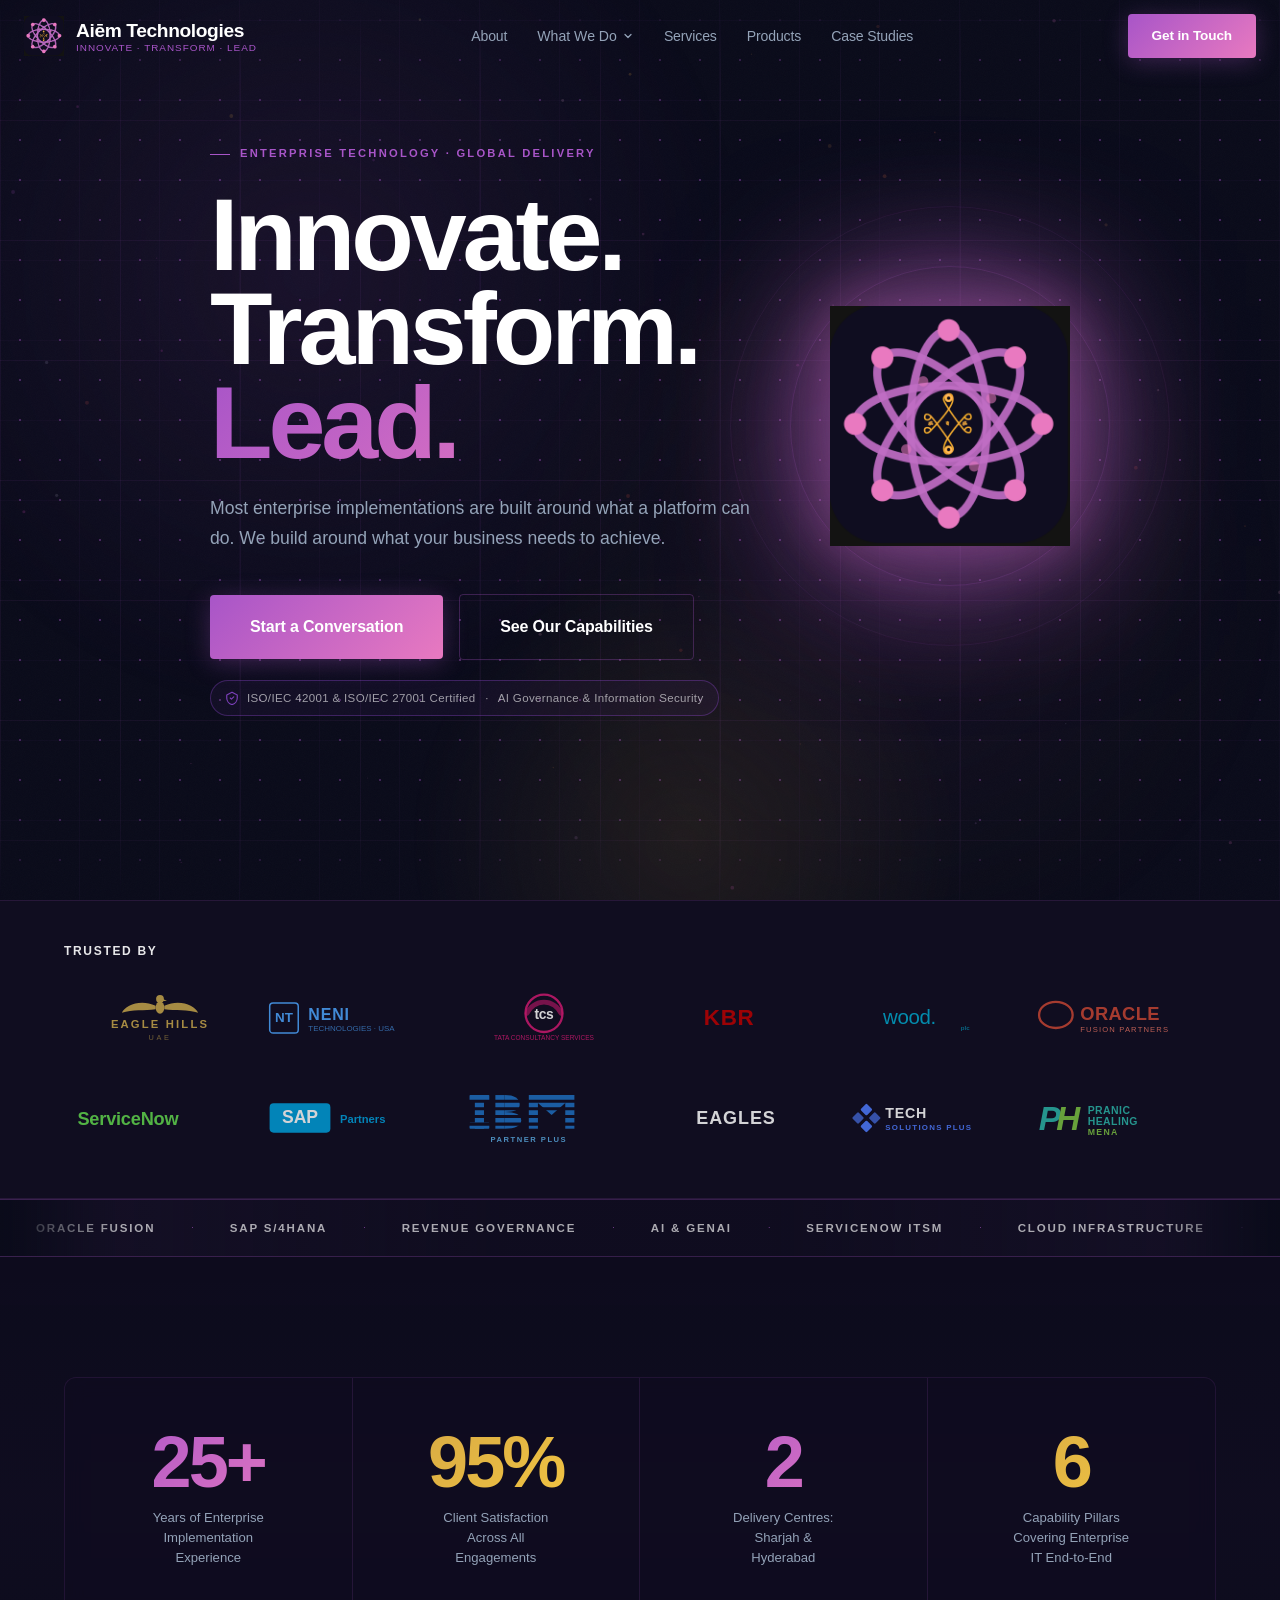
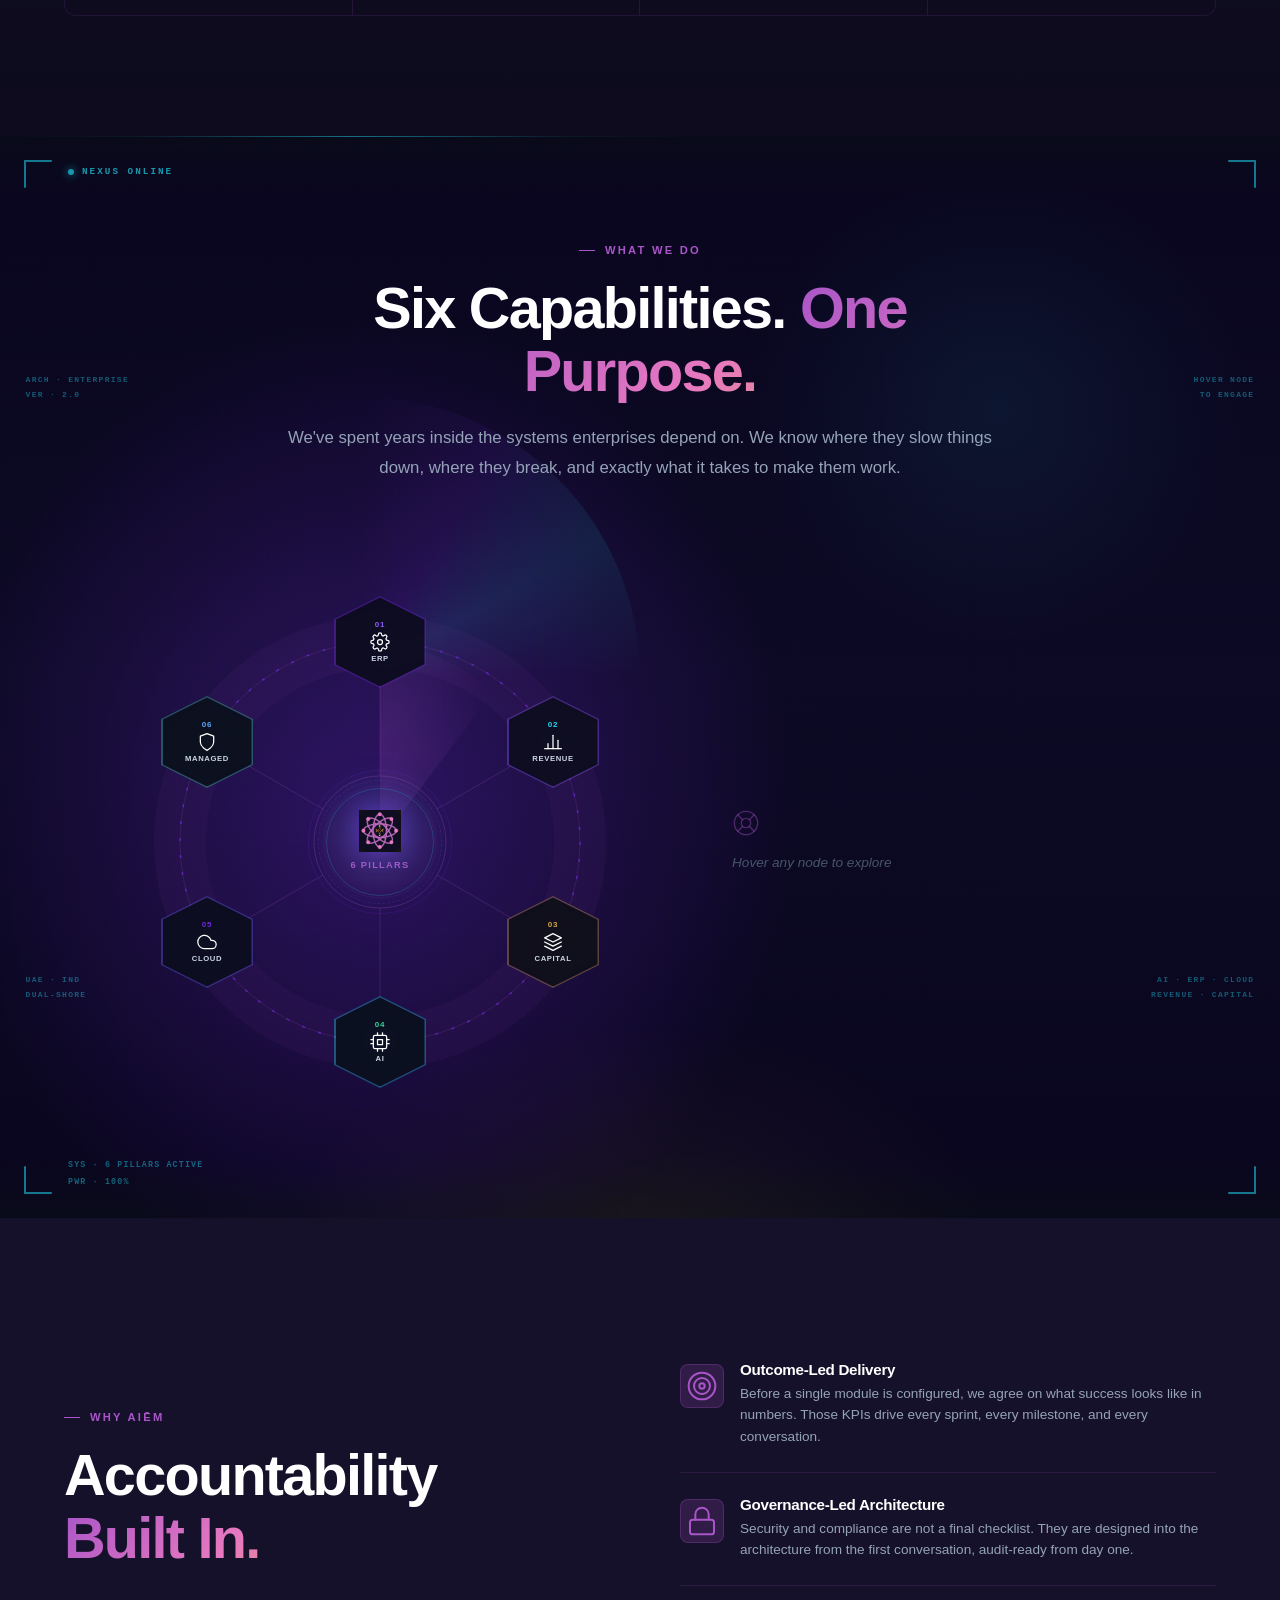
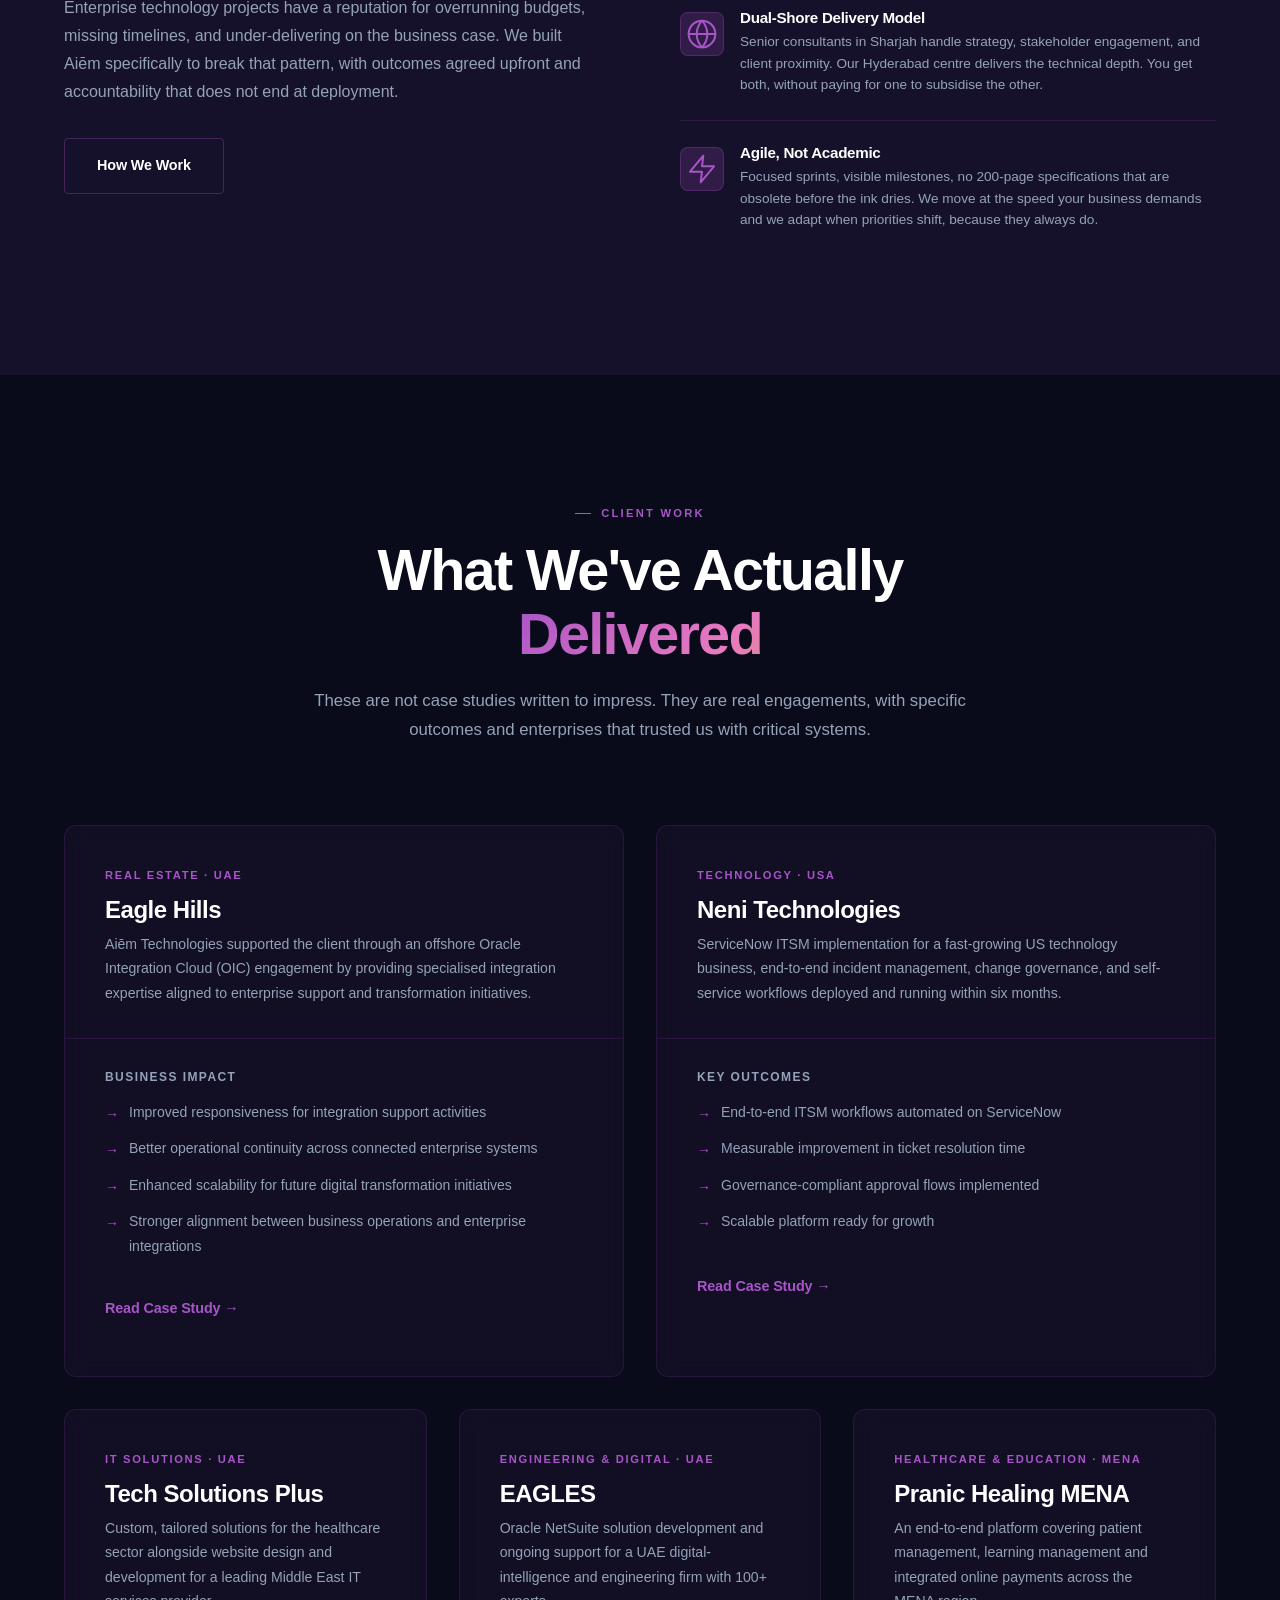
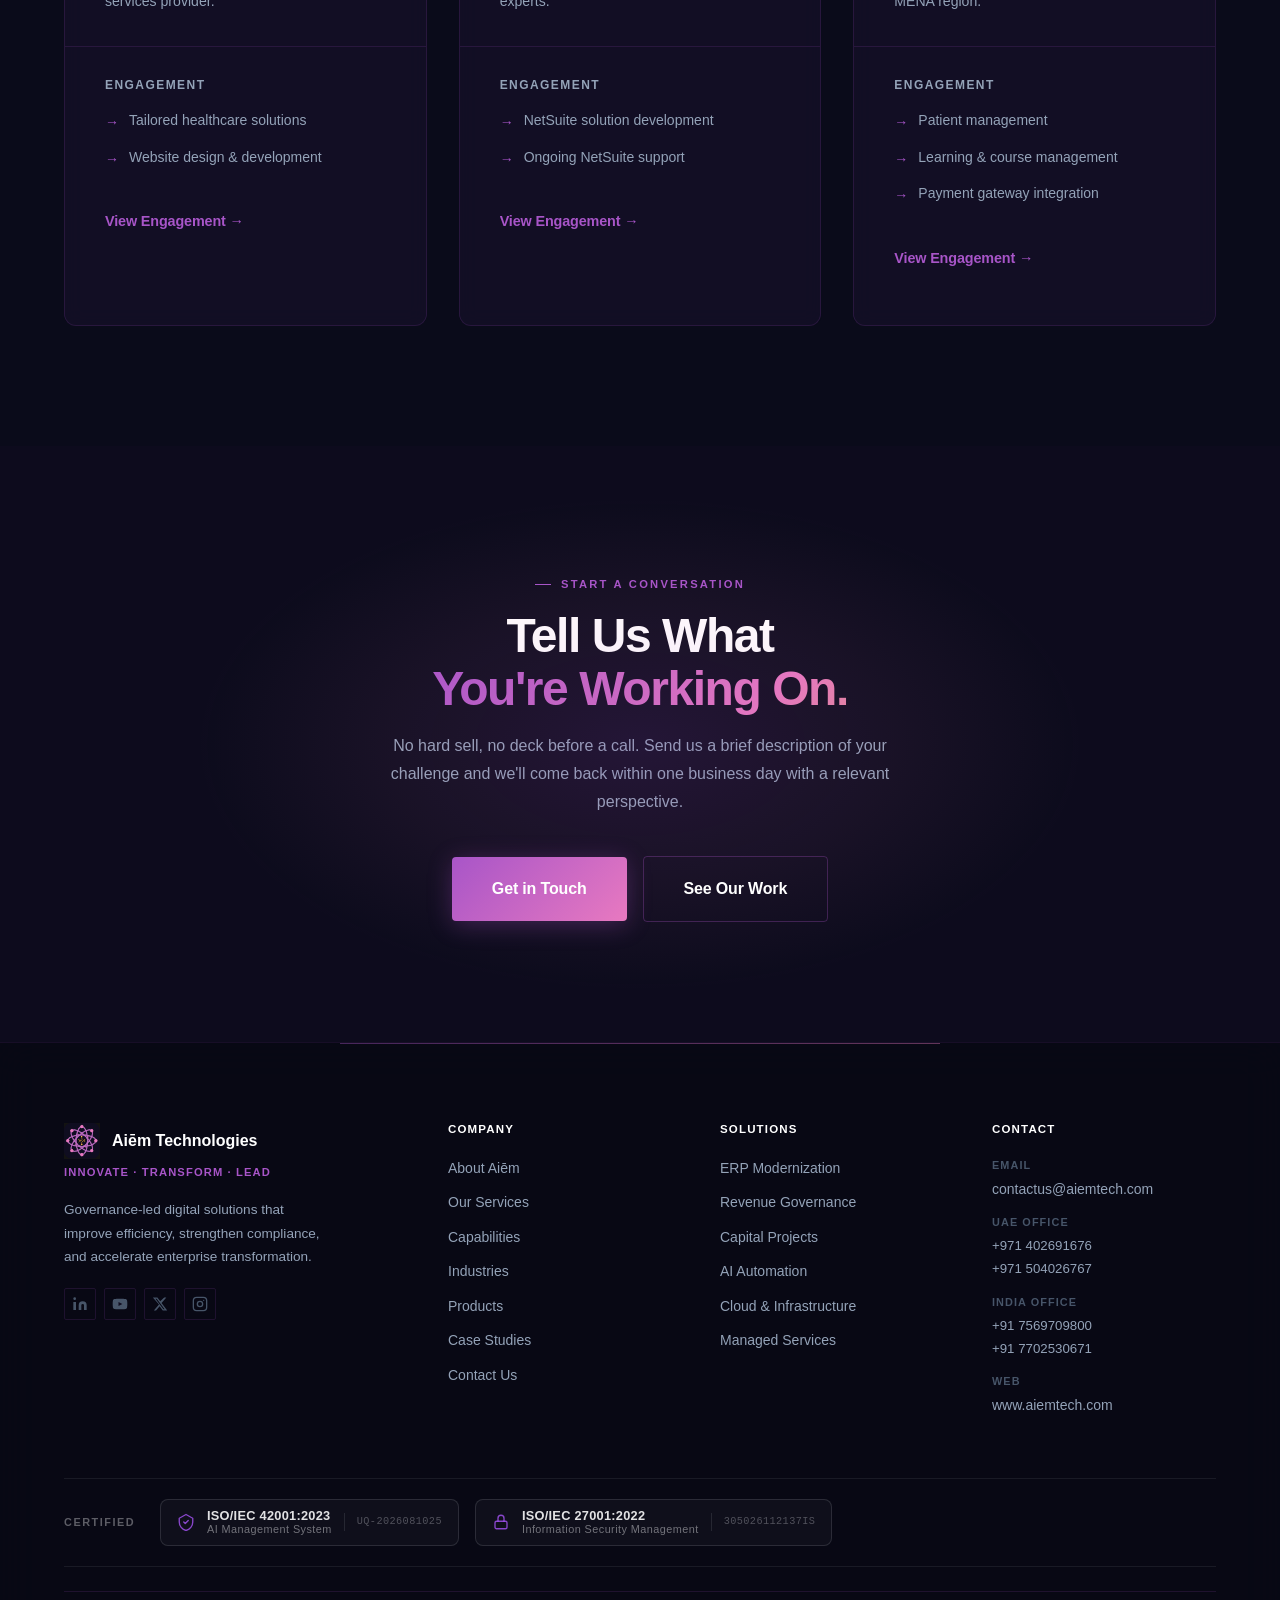
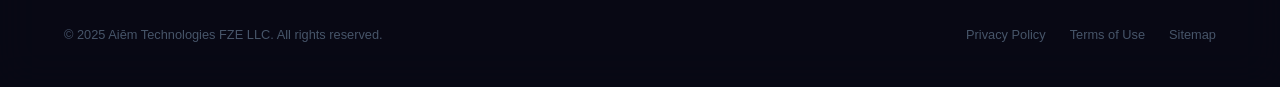
<file: index.html>
<!DOCTYPE html>
<html lang="en">
<head>
  <meta charset="UTF-8">
  <meta name="viewport" content="width=device-width, initial-scale=1.0">
  <meta http-equiv="X-Content-Type-Options" content="nosniff">
  <meta http-equiv="Content-Security-Policy" content="default-src 'self'; script-src 'self' 'unsafe-inline'; style-src 'self' 'unsafe-inline' https://fonts.googleapis.com; font-src 'self' https://fonts.gstatic.com; img-src 'self' data: https:; connect-src 'self' https://formspree.io; frame-ancestors 'none';">
  <meta http-equiv="Permissions-Policy" content="camera=(), microphone=(), geolocation=(), payment=()">
  <meta name="referrer" content="strict-origin-when-cross-origin">
  <title>Aiēm Technologies | Enterprise Digital Transformation</title>
  <meta name="description" content="Aiēm Technologies delivers governance-led digital transformation, ERP modernization, AI automation, cloud infrastructure, and revenue governance for enterprises in the UAE and beyond.">
  <meta name="keywords" content="digital transformation, ERP modernization, AI automation, enterprise solutions, Oracle, SAP, cloud infrastructure, UAE">
  <link rel="canonical" href="https://www.aiemtech.com/">

  <!-- Open Graph -->
  <meta property="og:type" content="website">
  <meta property="og:url" content="https://www.aiemtech.com/">
  <meta property="og:title" content="Aiēm Technologies, Enterprise Digital Transformation">
  <meta property="og:description" content="Governance-led digital solutions that improve efficiency, strengthen compliance, and accelerate enterprise transformation.">
  <meta property="og:image" content="https://www.aiemtech.com/assets/img/og-cover.png">

  <!-- Twitter Card -->
  <meta name="twitter:card" content="summary_large_image">
  <meta name="twitter:title" content="Aiēm Technologies, Enterprise Digital Transformation">
  <meta name="twitter:description" content="Governance-led digital solutions that improve efficiency, strengthen compliance, and accelerate enterprise transformation.">

  <!-- Fonts -->
  <link rel="preconnect" href="https://fonts.googleapis.com">
  <link rel="preconnect" href="https://fonts.gstatic.com" crossorigin>
  <link href="https://fonts.googleapis.com/css2?family=Inter:wght@300;400;500;600;700;800;900&display=swap" rel="stylesheet">

  <!-- Stylesheet -->
  <link rel="stylesheet" href="assets/css/main.css?v=5">

  <!-- JSON-LD -->
  <script type="application/ld+json">
  {
    "@context": "https://schema.org",
    "@type": "Organization",
    "name": "Aiēm Technologies FZE LLC",
    "url": "https://www.aiemtech.com",
    "logo": "https://www.aiemtech.com/assets/img/logo.png",
    "description": "Governance-led digital transformation consultancy specialising in ERP modernisation, AI automation, cloud infrastructure and revenue governance.",
    "email": "contactus@aiemtech.com",
    "telephone": ["+971402691676", "+917569709800"],
    "address": [
      {
        "@type": "PostalAddress",
        "addressRegion": "Sharjah",
        "addressCountry": "AE"
      },
      {
        "@type": "PostalAddress",
        "addressRegion": "Hyderabad",
        "addressCountry": "IN"
      }
    ],
    "sameAs": []
  }
  </script>
</head>
<body>
  <a href="#main" class="skip-link">Skip to main content</a>
  <canvas id="particles" aria-hidden="true"></canvas>
  <div id="navbar"></div>

  <main id="main">

    <!-- ======================================================
         HERO
    ====================================================== -->
    <section class="hero">
      <div class="container">
        <div class="hero-inner">
          <div class="hero-content">
            <span class="hero-eyebrow">Enterprise Technology · Global Delivery</span>
            <h1 class="hero-title">
              <span class="line">Innovate.</span>
              <span class="line">Transform.</span>
              <span class="line gradient-text">Lead.</span>
            </h1>
            <p class="hero-subtitle">
              Most enterprise implementations are built around what a platform can do. We build around what your business needs to achieve.
            </p>
            <div class="hero-actions">
              <a href="contact.html" class="btn btn-primary btn-lg">Start a Conversation</a>
              <a href="capabilities.html" class="btn btn-outline btn-lg">See Our Capabilities</a>
            </div>
            <!-- ISO certification trust pill -->
            <a href="#certifications"
               class="hero-cert-pill" aria-label="View our ISO/IEC 42001:2023 and ISO/IEC 27001:2022 certifications">
              <svg class="cert-pill-icon" width="14" height="14" viewBox="0 0 24 24" fill="none"
                   stroke="currentColor" stroke-width="2" stroke-linecap="round" stroke-linejoin="round"
                   aria-hidden="true">
                <path d="M12 2L3 7v5c0 5.25 3.75 10.15 9 11.35C17.25 22.15 21 17.25 21 12V7L12 2z"/>
                <polyline points="9 12 11 14 15 10"/>
              </svg>
              <span class="cert-pill-text">ISO/IEC 42001 &amp; ISO/IEC 27001 Certified &ensp;·&ensp; AI Governance &amp; Information Security</span>
            </a>
          </div>
          <div class="hero-visual" aria-hidden="true">
            <img src="assets/img/logo.png" alt="" class="hero-logo-float" width="240" height="240">
          </div>
        </div>
      </div>
    </section>

    <!-- ======================================================
         TRUST BAR
    ====================================================== -->
    <div class="trust-bar">
      <div class="container">
        <div class="trust-bar-inner">
          <span class="trust-label">Trusted By</span>
          <div class="trust-items">
            <a class="trust-item" href="https://www.eaglehills.com" target="_blank" rel="noopener" aria-label="Eagle Hills UAE">
              <img class="trust-logo" src="assets/img/logos/eagle-hills.svg" alt="Eagle Hills UAE">
            </a>
            <a class="trust-item" href="https://www.nenitech.com" target="_blank" rel="noopener" aria-label="Neni Technologies USA">
              <img class="trust-logo" src="assets/img/logos/neni.svg" alt="Neni Technologies USA">
            </a>
            <a class="trust-item" href="https://www.tcs.com" target="_blank" rel="noopener" aria-label="Tata Consultancy Services">
              <img class="trust-logo" src="assets/img/logos/tcs.svg" alt="TCS – Tata Consultancy Services">
            </a>
            <a class="trust-item" href="https://www.kbr.com" target="_blank" rel="noopener" aria-label="KBR">
              <img class="trust-logo" src="assets/img/logos/kbr.svg" alt="KBR">
            </a>
            <a class="trust-item" href="https://www.woodplc.com" target="_blank" rel="noopener" aria-label="Wood PLC">
              <img class="trust-logo" src="assets/img/logos/wood.svg" alt="Wood PLC">
            </a>
            <a class="trust-item" href="https://www.oracle.com/partners/" target="_blank" rel="noopener" aria-label="Oracle Fusion Partners">
              <img class="trust-logo" src="assets/img/logos/oracle.svg" alt="Oracle Fusion Partners">
            </a>
            <a class="trust-item" href="https://www.servicenow.com" target="_blank" rel="noopener" aria-label="ServiceNow Ecosystem">
              <img class="trust-logo" src="assets/img/logos/servicenow.svg" alt="ServiceNow Ecosystem">
            </a>
            <a class="trust-item" href="https://www.sap.com/partners.html" target="_blank" rel="noopener" aria-label="SAP Partners">
              <img class="trust-logo" src="assets/img/logos/sap.svg" alt="SAP Partners">
            </a>
            <a class="trust-item" href="https://www.ibm.com/partnerplus" target="_blank" rel="noopener" aria-label="IBM Partner Plus">
              <img class="trust-logo" src="assets/img/logos/ibm.svg" alt="IBM Partner Plus">
            </a>
            <a class="trust-item" href="https://www.eagles.ae/" target="_blank" rel="noopener" aria-label="EAGLES">
              <img class="trust-logo" src="assets/img/logos/eagles.svg" alt="EAGLES">
            </a>
            <a class="trust-item" href="https://techsolutionsplus.ae/" target="_blank" rel="noopener" aria-label="Tech Solutions Plus">
              <img class="trust-logo" src="assets/img/logos/techsolutionsplus.svg" alt="Tech Solutions Plus">
            </a>
            <a class="trust-item" href="https://pranichealingmena.com/" target="_blank" rel="noopener" aria-label="Pranic Healing MENA">
              <img class="trust-logo" src="assets/img/logos/pranic-healing.svg" alt="Pranic Healing MENA">
            </a>
          </div>
        </div>
      </div>
    </div>

    <!-- ======================================================
         MARQUEE
    ====================================================== -->
    <div class="marquee-strip" aria-hidden="true">
      <div class="marquee-track">
        <span class="marquee-item">Oracle Fusion</span><span class="marquee-sep">·</span>
        <span class="marquee-item">SAP S/4HANA</span><span class="marquee-sep">·</span>
        <span class="marquee-item">Revenue Governance</span><span class="marquee-sep">·</span>
        <span class="marquee-item">AI &amp; GenAI</span><span class="marquee-sep">·</span>
        <span class="marquee-item">ServiceNow ITSM</span><span class="marquee-sep">·</span>
        <span class="marquee-item">Cloud Infrastructure</span><span class="marquee-sep">·</span>
        <span class="marquee-item">IFRS 15 Compliance</span><span class="marquee-sep">·</span>
        <span class="marquee-item">Capital Projects</span><span class="marquee-sep">·</span>
        <span class="marquee-item">Enterprise QA</span><span class="marquee-sep">·</span>
        <span class="marquee-item">IoT Integration</span><span class="marquee-sep">·</span>
        <span class="marquee-item">DevOps</span><span class="marquee-sep">·</span>
        <span class="marquee-item">Managed Services</span><span class="marquee-sep">·</span>
        <!-- duplicate set for seamless infinite loop -->
        <span class="marquee-item">Oracle Fusion</span><span class="marquee-sep">·</span>
        <span class="marquee-item">SAP S/4HANA</span><span class="marquee-sep">·</span>
        <span class="marquee-item">Revenue Governance</span><span class="marquee-sep">·</span>
        <span class="marquee-item">AI &amp; GenAI</span><span class="marquee-sep">·</span>
        <span class="marquee-item">ServiceNow ITSM</span><span class="marquee-sep">·</span>
        <span class="marquee-item">Cloud Infrastructure</span><span class="marquee-sep">·</span>
        <span class="marquee-item">IFRS 15 Compliance</span><span class="marquee-sep">·</span>
        <span class="marquee-item">Capital Projects</span><span class="marquee-sep">·</span>
        <span class="marquee-item">Enterprise QA</span><span class="marquee-sep">·</span>
        <span class="marquee-item">IoT Integration</span><span class="marquee-sep">·</span>
        <span class="marquee-item">DevOps</span><span class="marquee-sep">·</span>
        <span class="marquee-item">Managed Services</span><span class="marquee-sep">·</span>
      </div>
    </div>

    <!-- ======================================================
         STATS
    ====================================================== -->
    <section class="section-alt">
      <div class="container">
        <div class="stats-row reveal">
          <div class="stat-item">
            <span class="stat-number" data-count="25" data-suffix="+">25+</span>
            <p class="stat-label">Years of Enterprise Implementation Experience</p>
          </div>
          <div class="stat-item gold">
            <span class="stat-number" data-count="95" data-suffix="%">95%</span>
            <p class="stat-label">Client Satisfaction Across All Engagements</p>
          </div>
          <div class="stat-item">
            <span class="stat-number" data-count="2">2</span>
            <p class="stat-label">Delivery Centres: Sharjah &amp; Hyderabad</p>
          </div>
          <div class="stat-item gold">
            <span class="stat-number" data-count="6">6</span>
            <p class="stat-label">Capability Pillars Covering Enterprise IT End-to-End</p>
          </div>
        </div>
      </div>
    </section>

    <!-- ======================================================
         WHAT WE DO — ORBITAL NEXUS
    ====================================================== -->
    <section class="cap-section">
      <div class="container-wide">
        <div class="section-header reveal">
          <span class="eyebrow">What We Do</span>
          <h2>Six Capabilities. <span class="gradient-text">One Purpose.</span></h2>
          <p>We've spent years inside the systems enterprises depend on. We know where they slow things down, where they break, and exactly what it takes to make them work.</p>
        </div>

        <!-- DESKTOP: Orbital Nexus -->
        <div class="cap-nexus" role="group" aria-label="Six capability pillars — hover to explore">

          <!-- LEFT: Animated ring -->
          <div class="cap-ring" id="capRing">

            <!-- SVG: rings, spokes, radar, dots -->
            <svg class="cap-ring-svg" viewBox="0 0 560 560" xmlns="http://www.w3.org/2000/svg" aria-hidden="true">
              <defs>
                <radialGradient id="cHubGlow" cx="50%" cy="50%" r="50%">
                  <stop offset="0%"   stop-color="rgba(168,85,200,0.22)"/>
                  <stop offset="100%" stop-color="rgba(168,85,200,0)"/>
                </radialGradient>
                <radialGradient id="cSweepGrad" cx="0%" cy="50%" r="100%" gradientUnits="objectBoundingBox">
                  <stop offset="0%"   stop-color="rgba(168,85,200,0.28)"/>
                  <stop offset="100%" stop-color="rgba(168,85,200,0)"/>
                </radialGradient>
                <clipPath id="cOrbitClip">
                  <circle cx="280" cy="280" r="201"/>
                </clipPath>
              </defs>

              <!-- Ambient glow halo -->
              <circle cx="280" cy="280" r="200" fill="none" stroke="rgba(168,85,200,0.05)" stroke-width="52"/>

              <!-- Main orbit ring -->
              <circle cx="280" cy="280" r="200" fill="none" stroke="rgba(168,85,200,0.16)" stroke-width="1"/>

              <!-- Dashed ring (slow spin) -->
              <circle class="cap-dash-ring" cx="280" cy="280" r="200" fill="none"
                      stroke="rgba(168,85,200,0.5)" stroke-width="1" stroke-dasharray="3 14"/>

              <!-- Radar sweep beam -->
              <g class="cap-radar-sweep" clip-path="url(#cOrbitClip)">
                <path d="M280,280 L280,80 A200,200 0 0,1 393,130 Z" fill="url(#cSweepGrad)" opacity="0.7"/>
              </g>

              <!-- Inner hub glow fill + rings -->
              <circle cx="280" cy="280" r="66" fill="url(#cHubGlow)"/>
              <circle cx="280" cy="280" r="66" fill="none" stroke="rgba(168,85,200,0.28)" stroke-width="1"/>
              <circle cx="280" cy="280" r="56" fill="none" stroke="rgba(168,85,200,0.08)" stroke-width="1"/>

              <!-- 6 Spokes (drawn in on scroll) -->
              <line class="cap-spoke" id="csp0" x1="280" y1="214" x2="280" y2="86"  stroke="rgba(168,85,200,0.22)" stroke-width="1" stroke-dasharray="135" stroke-dashoffset="135"/>
              <line class="cap-spoke" id="csp1" x1="337" y1="247" x2="451" y2="181" stroke="rgba(168,85,200,0.22)" stroke-width="1" stroke-dasharray="135" stroke-dashoffset="135"/>
              <line class="cap-spoke" id="csp2" x1="337" y1="313" x2="451" y2="379" stroke="rgba(168,85,200,0.22)" stroke-width="1" stroke-dasharray="135" stroke-dashoffset="135"/>
              <line class="cap-spoke" id="csp3" x1="280" y1="346" x2="280" y2="474" stroke="rgba(168,85,200,0.22)" stroke-width="1" stroke-dasharray="135" stroke-dashoffset="135"/>
              <line class="cap-spoke" id="csp4" x1="223" y1="313" x2="109" y2="379" stroke="rgba(168,85,200,0.22)" stroke-width="1" stroke-dasharray="135" stroke-dashoffset="135"/>
              <line class="cap-spoke" id="csp5" x1="223" y1="247" x2="109" y2="181" stroke="rgba(168,85,200,0.22)" stroke-width="1" stroke-dasharray="135" stroke-dashoffset="135"/>

              <!-- Pulse dots at node positions -->
              <circle class="cap-rdot" cx="280" cy="80"  r="3.5" fill="rgba(168,85,200,0.7)"/>
              <circle class="cap-rdot" cx="453" cy="180" r="3.5" fill="rgba(168,85,200,0.7)" style="animation-delay:0.5s"/>
              <circle class="cap-rdot" cx="453" cy="380" r="3.5" fill="rgba(168,85,200,0.7)" style="animation-delay:1.0s"/>
              <circle class="cap-rdot" cx="280" cy="480" r="3.5" fill="rgba(168,85,200,0.7)" style="animation-delay:1.5s"/>
              <circle class="cap-rdot" cx="107" cy="380" r="3.5" fill="rgba(168,85,200,0.7)" style="animation-delay:2.0s"/>
              <circle class="cap-rdot" cx="107" cy="180" r="3.5" fill="rgba(168,85,200,0.7)" style="animation-delay:2.5s"/>
            </svg>

            <!-- Center Hub -->
            <div class="cap-hub" id="capHub">
              <div class="cap-hub-default">
                <img src="assets/img/logo.png" alt="" width="42" height="42" aria-hidden="true">
                <span class="cap-hub-label">6 Pillars</span>
              </div>
              <div class="cap-hub-active">
                <span class="cap-hub-num" id="capHubNum"></span>
                <span class="cap-hub-short" id="capHubShort"></span>
              </div>
            </div>

            <!-- Node 0: top — ERP -->
            <button class="cap-node" data-i="0" style="left:280px;top:80px;transition-delay:.30s" aria-label="ERP Modernization">
              <div class="cap-node-border"></div>
              <div class="cap-node-fill">
                <span class="cap-node-num">01</span>
                <span class="cap-node-icon" aria-hidden="true"><svg width="20" height="20" viewBox="0 0 24 24" fill="none" stroke="currentColor" stroke-width="1.5" stroke-linecap="round" stroke-linejoin="round"><circle cx="12" cy="12" r="3"/><path d="M19.4 15a1.65 1.65 0 0 0 .33 1.82l.06.06a2 2 0 0 1-2.83 2.83l-.06-.06a1.65 1.65 0 0 0-1.82-.33 1.65 1.65 0 0 0-1 1.51V21a2 2 0 0 1-4 0v-.09A1.65 1.65 0 0 0 9 19.4a1.65 1.65 0 0 0-1.82.33l-.06.06a2 2 0 0 1-2.83-2.83l.06-.06A1.65 1.65 0 0 0 4.68 15a1.65 1.65 0 0 0-1.51-1H3a2 2 0 0 1 0-4h.09A1.65 1.65 0 0 0 4.6 9a1.65 1.65 0 0 0-.33-1.82l-.06-.06a2 2 0 0 1 2.83-2.83l.06.06A1.65 1.65 0 0 0 9 4.68a1.65 1.65 0 0 0 1-1.51V3a2 2 0 0 1 4 0v.09a1.65 1.65 0 0 0 1 1.51 1.65 1.65 0 0 0 1.82-.33l.06-.06a2 2 0 0 1 2.83 2.83l-.06.06A1.65 1.65 0 0 0 19.4 9a1.65 1.65 0 0 0 1.51 1H21a2 2 0 0 1 0 4h-.09a1.65 1.65 0 0 0-1.51 1z"/></svg></span>
                <span class="cap-node-lbl">ERP</span>
              </div>
            </button>

            <!-- Node 1: top-right — Revenue -->
            <button class="cap-node" data-i="1" style="left:453px;top:180px;transition-delay:.45s" aria-label="Revenue and Financial Governance">
              <div class="cap-node-border"></div>
              <div class="cap-node-fill">
                <span class="cap-node-num">02</span>
                <span class="cap-node-icon" aria-hidden="true"><svg width="20" height="20" viewBox="0 0 24 24" fill="none" stroke="currentColor" stroke-width="1.5" stroke-linecap="round" stroke-linejoin="round"><line x1="18" y1="20" x2="18" y2="10"/><line x1="12" y1="20" x2="12" y2="4"/><line x1="6" y1="20" x2="6" y2="14"/><line x1="2" y1="20" x2="22" y2="20"/></svg></span>
                <span class="cap-node-lbl">Revenue</span>
              </div>
            </button>

            <!-- Node 2: bottom-right — Capital -->
            <button class="cap-node" data-i="2" style="left:453px;top:380px;transition-delay:.60s" aria-label="Capital Project Systems">
              <div class="cap-node-border"></div>
              <div class="cap-node-fill">
                <span class="cap-node-num">03</span>
                <span class="cap-node-icon" aria-hidden="true"><svg width="20" height="20" viewBox="0 0 24 24" fill="none" stroke="currentColor" stroke-width="1.5" stroke-linecap="round" stroke-linejoin="round"><polygon points="12 2 2 7 12 12 22 7 12 2"/><polyline points="2 17 12 22 22 17"/><polyline points="2 12 12 17 22 12"/></svg></span>
                <span class="cap-node-lbl">Capital</span>
              </div>
            </button>

            <!-- Node 3: bottom — AI -->
            <button class="cap-node" data-i="3" style="left:280px;top:480px;transition-delay:.75s" aria-label="AI and Intelligent Automation">
              <div class="cap-node-border"></div>
              <div class="cap-node-fill">
                <span class="cap-node-num">04</span>
                <span class="cap-node-icon" aria-hidden="true"><svg width="20" height="20" viewBox="0 0 24 24" fill="none" stroke="currentColor" stroke-width="1.5" stroke-linecap="round" stroke-linejoin="round"><rect x="4" y="4" width="16" height="16" rx="2"/><rect x="9" y="9" width="6" height="6"/><line x1="9" y1="1" x2="9" y2="4"/><line x1="15" y1="1" x2="15" y2="4"/><line x1="9" y1="20" x2="9" y2="23"/><line x1="15" y1="20" x2="15" y2="23"/><line x1="20" y1="9" x2="23" y2="9"/><line x1="20" y1="14" x2="23" y2="14"/><line x1="1" y1="9" x2="4" y2="9"/><line x1="1" y1="14" x2="4" y2="14"/></svg></span>
                <span class="cap-node-lbl">AI</span>
              </div>
            </button>

            <!-- Node 4: bottom-left — Cloud -->
            <button class="cap-node" data-i="4" style="left:107px;top:380px;transition-delay:.90s" aria-label="Cloud and Infrastructure">
              <div class="cap-node-border"></div>
              <div class="cap-node-fill">
                <span class="cap-node-num">05</span>
                <span class="cap-node-icon" aria-hidden="true"><svg width="20" height="20" viewBox="0 0 24 24" fill="none" stroke="currentColor" stroke-width="1.5" stroke-linecap="round" stroke-linejoin="round"><path d="M18 10h-1.26A8 8 0 1 0 9 20h9a5 5 0 0 0 0-10z"/></svg></span>
                <span class="cap-node-lbl">Cloud</span>
              </div>
            </button>

            <!-- Node 5: top-left — Managed -->
            <button class="cap-node" data-i="5" style="left:107px;top:180px;transition-delay:1.05s" aria-label="Managed Services and Support">
              <div class="cap-node-border"></div>
              <div class="cap-node-fill">
                <span class="cap-node-num">06</span>
                <span class="cap-node-icon" aria-hidden="true"><svg width="20" height="20" viewBox="0 0 24 24" fill="none" stroke="currentColor" stroke-width="1.5" stroke-linecap="round" stroke-linejoin="round"><path d="M12 22s8-4 8-10V5l-8-3-8 3v7c0 6 8 10 8 10z"/></svg></span>
                <span class="cap-node-lbl">Managed</span>
              </div>
            </button>
          </div><!-- /cap-ring -->

          <!-- RIGHT: Detail panel -->
          <div class="cap-panel" id="capPanel">
            <div class="cap-panel-hint" id="capPanelHint">
              <svg width="28" height="28" viewBox="0 0 24 24" fill="none" stroke="rgba(168,85,200,0.4)" stroke-width="1.2" stroke-linecap="round" stroke-linejoin="round" aria-hidden="true"><circle cx="12" cy="12" r="10"/><circle cx="12" cy="12" r="4"/><line x1="4.93" y1="4.93" x2="9.17" y2="9.17"/><line x1="14.83" y1="14.83" x2="19.07" y2="19.07"/><line x1="14.83" y1="9.17" x2="19.07" y2="4.93"/><line x1="4.93" y1="19.07" x2="9.17" y2="14.83"/></svg>
              <p>Hover any node to explore</p>
            </div>
            <div class="cap-panel-content" id="capPanelContent">
              <span class="cap-panel-tag" id="cpTag"></span>
              <h3 class="cap-panel-title" id="cpTitle"></h3>
              <p class="cap-panel-desc" id="cpDesc"></p>
              <a class="cap-panel-link btn btn-outline" id="cpLink" href="#">Explore capability →</a>
            </div>
          </div>

        </div><!-- /cap-nexus -->

        <!-- MOBILE: Clean card grid -->
        <div class="cap-mobile-grid">
          <a href="capabilities.html#erp" class="cap-mc"><span class="cap-mc-num">01</span><span class="cap-mc-icon" aria-hidden="true"><svg width="20" height="20" viewBox="0 0 24 24" fill="none" stroke="currentColor" stroke-width="1.5" stroke-linecap="round" stroke-linejoin="round"><circle cx="12" cy="12" r="3"/><path d="M19.4 15a1.65 1.65 0 0 0 .33 1.82l.06.06a2 2 0 0 1-2.83 2.83l-.06-.06a1.65 1.65 0 0 0-1.82-.33 1.65 1.65 0 0 0-1 1.51V21a2 2 0 0 1-4 0v-.09A1.65 1.65 0 0 0 9 19.4a1.65 1.65 0 0 0-1.82.33l-.06.06a2 2 0 0 1-2.83-2.83l.06-.06A1.65 1.65 0 0 0 4.68 15a1.65 1.65 0 0 0-1.51-1H3a2 2 0 0 1 0-4h.09A1.65 1.65 0 0 0 4.6 9a1.65 1.65 0 0 0-.33-1.82l-.06-.06a2 2 0 0 1 2.83-2.83l.06.06A1.65 1.65 0 0 0 9 4.68a1.65 1.65 0 0 0 1-1.51V3a2 2 0 0 1 4 0v.09a1.65 1.65 0 0 0 1 1.51 1.65 1.65 0 0 0 1.82-.33l.06-.06a2 2 0 0 1 2.83 2.83l-.06.06A1.65 1.65 0 0 0 19.4 9a1.65 1.65 0 0 0 1.51 1H21a2 2 0 0 1 0 4h-.09a1.65 1.65 0 0 0-1.51 1z"/></svg></span><strong>ERP Modernization</strong></a>
          <a href="capabilities.html#revenue" class="cap-mc"><span class="cap-mc-num">02</span><span class="cap-mc-icon" aria-hidden="true"><svg width="20" height="20" viewBox="0 0 24 24" fill="none" stroke="currentColor" stroke-width="1.5" stroke-linecap="round" stroke-linejoin="round"><line x1="18" y1="20" x2="18" y2="10"/><line x1="12" y1="20" x2="12" y2="4"/><line x1="6" y1="20" x2="6" y2="14"/><line x1="2" y1="20" x2="22" y2="20"/></svg></span><strong>Revenue &amp; Financial Governance</strong></a>
          <a href="capabilities.html#capital" class="cap-mc"><span class="cap-mc-num">03</span><span class="cap-mc-icon" aria-hidden="true"><svg width="20" height="20" viewBox="0 0 24 24" fill="none" stroke="currentColor" stroke-width="1.5" stroke-linecap="round" stroke-linejoin="round"><polygon points="12 2 2 7 12 12 22 7 12 2"/><polyline points="2 17 12 22 22 17"/><polyline points="2 12 12 17 22 12"/></svg></span><strong>Capital Project Systems</strong></a>
          <a href="capabilities.html#ai" class="cap-mc"><span class="cap-mc-num">04</span><span class="cap-mc-icon" aria-hidden="true"><svg width="20" height="20" viewBox="0 0 24 24" fill="none" stroke="currentColor" stroke-width="1.5" stroke-linecap="round" stroke-linejoin="round"><rect x="4" y="4" width="16" height="16" rx="2"/><rect x="9" y="9" width="6" height="6"/><line x1="9" y1="1" x2="9" y2="4"/><line x1="15" y1="1" x2="15" y2="4"/><line x1="9" y1="20" x2="9" y2="23"/><line x1="15" y1="20" x2="15" y2="23"/><line x1="20" y1="9" x2="23" y2="9"/><line x1="20" y1="14" x2="23" y2="14"/><line x1="1" y1="9" x2="4" y2="9"/><line x1="1" y1="14" x2="4" y2="14"/></svg></span><strong>AI &amp; Intelligent Automation</strong></a>
          <a href="capabilities.html#cloud" class="cap-mc"><span class="cap-mc-num">05</span><span class="cap-mc-icon" aria-hidden="true"><svg width="20" height="20" viewBox="0 0 24 24" fill="none" stroke="currentColor" stroke-width="1.5" stroke-linecap="round" stroke-linejoin="round"><path d="M18 10h-1.26A8 8 0 1 0 9 20h9a5 5 0 0 0 0-10z"/></svg></span><strong>Cloud &amp; Infrastructure</strong></a>
          <a href="capabilities.html#managed" class="cap-mc"><span class="cap-mc-num">06</span><span class="cap-mc-icon" aria-hidden="true"><svg width="20" height="20" viewBox="0 0 24 24" fill="none" stroke="currentColor" stroke-width="1.5" stroke-linecap="round" stroke-linejoin="round"><path d="M12 22s8-4 8-10V5l-8-3-8 3v7c0 6 8 10 8 10z"/></svg></span><strong>Managed Services &amp; Support</strong></a>
        </div>

      </div>
    </section>

    <!-- ======================================================
         WHY AIEM
    ====================================================== -->
    <section class="section-alt2">
      <div class="container">
        <div style="display:grid;grid-template-columns:1fr 1fr;gap:80px;align-items:center;">
          <div class="reveal-left">
            <span class="eyebrow">Why Aiēm</span>
            <h2>Accountability<br><span class="gradient-text">Built In.</span></h2>
            <p class="mt-24">Enterprise technology projects have a reputation for overrunning budgets, missing timelines, and under-delivering on the business case. We built Aiēm specifically to break that pattern, with outcomes agreed upfront and accountability that does not end at deployment.</p>
            <a href="about.html" class="btn btn-outline mt-32">How We Work</a>
          </div>
          <div class="diff-list reveal-right">
            <div class="diff-item">
              <div class="diff-icon" style="color:var(--color-orchid);"><svg width="32" height="32" viewBox="0 0 24 24" fill="none" stroke="currentColor" stroke-width="1.5" stroke-linecap="round" stroke-linejoin="round" aria-hidden="true"><circle cx="12" cy="12" r="10"/><circle cx="12" cy="12" r="6"/><circle cx="12" cy="12" r="2"/></svg></div>
              <div>
                <h4>Outcome-Led Delivery</h4>
                <p>Before a single module is configured, we agree on what success looks like in numbers. Those KPIs drive every sprint, every milestone, and every conversation.</p>
              </div>
            </div>
            <div class="diff-item">
              <div class="diff-icon" style="color:var(--color-orchid);"><svg width="32" height="32" viewBox="0 0 24 24" fill="none" stroke="currentColor" stroke-width="1.5" stroke-linecap="round" stroke-linejoin="round" aria-hidden="true"><rect x="3" y="11" width="18" height="11" rx="2" ry="2"/><path d="M7 11V7a5 5 0 0 1 10 0v4"/></svg></div>
              <div>
                <h4>Governance-Led Architecture</h4>
                <p>Security and compliance are not a final checklist. They are designed into the architecture from the first conversation, audit-ready from day one.</p>
              </div>
            </div>
            <div class="diff-item">
              <div class="diff-icon" style="color:var(--color-orchid);"><svg width="32" height="32" viewBox="0 0 24 24" fill="none" stroke="currentColor" stroke-width="1.5" stroke-linecap="round" stroke-linejoin="round" aria-hidden="true"><circle cx="12" cy="12" r="10"/><line x1="2" y1="12" x2="22" y2="12"/><path d="M12 2a15.3 15.3 0 0 1 4 10 15.3 15.3 0 0 1-4 10 15.3 15.3 0 0 1-4-10 15.3 15.3 0 0 1 4-10z"/></svg></div>
              <div>
                <h4>Dual-Shore Delivery Model</h4>
                <p>Senior consultants in Sharjah handle strategy, stakeholder engagement, and client proximity. Our Hyderabad centre delivers the technical depth. You get both, without paying for one to subsidise the other.</p>
              </div>
            </div>
            <div class="diff-item">
              <div class="diff-icon" style="color:var(--color-orchid);"><svg width="32" height="32" viewBox="0 0 24 24" fill="none" stroke="currentColor" stroke-width="1.5" stroke-linecap="round" stroke-linejoin="round" aria-hidden="true"><polygon points="13 2 3 14 12 14 11 22 21 10 12 10 13 2"/></svg></div>
              <div>
                <h4>Agile, Not Academic</h4>
                <p>Focused sprints, visible milestones, no 200-page specifications that are obsolete before the ink dries. We move at the speed your business demands and we adapt when priorities shift, because they always do.</p>
              </div>
            </div>
          </div>
        </div>
      </div>
    </section>

    <!-- ======================================================
         CASE STUDIES PREVIEW
    ====================================================== -->
    <section>
      <div class="container">
        <div class="section-header reveal">
          <span class="eyebrow">Client Work</span>
          <h2>What We've Actually <span class="gradient-text">Delivered</span></h2>
          <p>These are not case studies written to impress. They are real engagements, with specific outcomes and enterprises that trusted us with critical systems.</p>
        </div>

        <div class="grid-2">
          <div class="case-card reveal-left">
            <div class="case-card-header">
              <span class="case-category">Real Estate · UAE</span>
              <h3>Eagle Hills</h3>
              <p>Aiēm Technologies supported the client through an offshore Oracle Integration Cloud (OIC) engagement by providing specialised integration expertise aligned to enterprise support and transformation initiatives.</p>
            </div>
            <div class="case-card-body">
              <div class="case-outcomes">
                <h4>Business Impact</h4>
                <ul>
                  <li>Improved responsiveness for integration support activities</li>
                  <li>Better operational continuity across connected enterprise systems</li>
                  <li>Enhanced scalability for future digital transformation initiatives</li>
                  <li>Stronger alignment between business operations and enterprise integrations</li>
                </ul>
              </div>
              <a href="case-studies.html" class="btn btn-ghost mt-24">Read Case Study →</a>
            </div>
          </div>

          <div class="case-card reveal-right">
            <div class="case-card-header">
              <span class="case-category">Technology · USA</span>
              <h3>Neni Technologies</h3>
              <p>ServiceNow ITSM implementation for a fast-growing US technology business, end-to-end incident management, change governance, and self-service workflows deployed and running within six months.</p>
            </div>
            <div class="case-card-body">
              <div class="case-outcomes">
                <h4>Key Outcomes</h4>
                <ul>
                  <li>End-to-end ITSM workflows automated on ServiceNow</li>
                  <li>Measurable improvement in ticket resolution time</li>
                  <li>Governance-compliant approval flows implemented</li>
                  <li>Scalable platform ready for growth</li>
                </ul>
              </div>
              <a href="case-studies.html" class="btn btn-ghost mt-24">Read Case Study →</a>
            </div>
          </div>
        </div>

        <div class="grid-3 client-grid-more mt-32">
          <div class="case-card reveal">
            <div class="case-card-header">
              <span class="case-category">IT Solutions · UAE</span>
              <h3>Tech Solutions Plus</h3>
              <p>Custom, tailored solutions for the healthcare sector alongside website design and development for a leading Middle East IT services provider.</p>
            </div>
            <div class="case-card-body">
              <div class="case-outcomes">
                <h4>Engagement</h4>
                <ul>
                  <li>Tailored healthcare solutions</li>
                  <li>Website design &amp; development</li>
                </ul>
              </div>
              <a href="case-studies.html#techsolutionsplus" class="btn btn-ghost mt-24">View Engagement →</a>
            </div>
          </div>

          <div class="case-card reveal delay-1">
            <div class="case-card-header">
              <span class="case-category">Engineering &amp; Digital · UAE</span>
              <h3>EAGLES</h3>
              <p>Oracle NetSuite solution development and ongoing support for a UAE digital-intelligence and engineering firm with 100+ experts.</p>
            </div>
            <div class="case-card-body">
              <div class="case-outcomes">
                <h4>Engagement</h4>
                <ul>
                  <li>NetSuite solution development</li>
                  <li>Ongoing NetSuite support</li>
                </ul>
              </div>
              <a href="case-studies.html#eagles" class="btn btn-ghost mt-24">View Engagement →</a>
            </div>
          </div>

          <div class="case-card reveal delay-2">
            <div class="case-card-header">
              <span class="case-category">Healthcare &amp; Education · MENA</span>
              <h3>Pranic Healing MENA</h3>
              <p>An end-to-end platform covering patient management, learning management and integrated online payments across the MENA region.</p>
            </div>
            <div class="case-card-body">
              <div class="case-outcomes">
                <h4>Engagement</h4>
                <ul>
                  <li>Patient management</li>
                  <li>Learning &amp; course management</li>
                  <li>Payment gateway integration</li>
                </ul>
              </div>
              <a href="case-studies.html#pranic-healing" class="btn btn-ghost mt-24">View Engagement →</a>
            </div>
          </div>
        </div>
      </div>
    </section>

    <!-- ======================================================
         CTA
    ====================================================== -->
    <section class="cta-section section-alt">
      <div class="container">
        <span class="eyebrow reveal">Start a Conversation</span>
        <h2 class="reveal delay-1">Tell Us What<br><span class="gradient-text">You're Working On.</span></h2>
        <p class="reveal delay-2">No hard sell, no deck before a call. Send us a brief description of your challenge and we'll come back within one business day with a relevant perspective.</p>
        <div class="cta-actions reveal delay-3">
          <a href="contact.html" class="btn btn-primary btn-lg">Get in Touch</a>
          <a href="case-studies.html" class="btn btn-outline btn-lg">See Our Work</a>
        </div>
      </div>
    </section>

  </main>

  <div id="footer"></div>
  <script src="assets/js/main.js?v=5"></script>
</body>
</html>
</file>
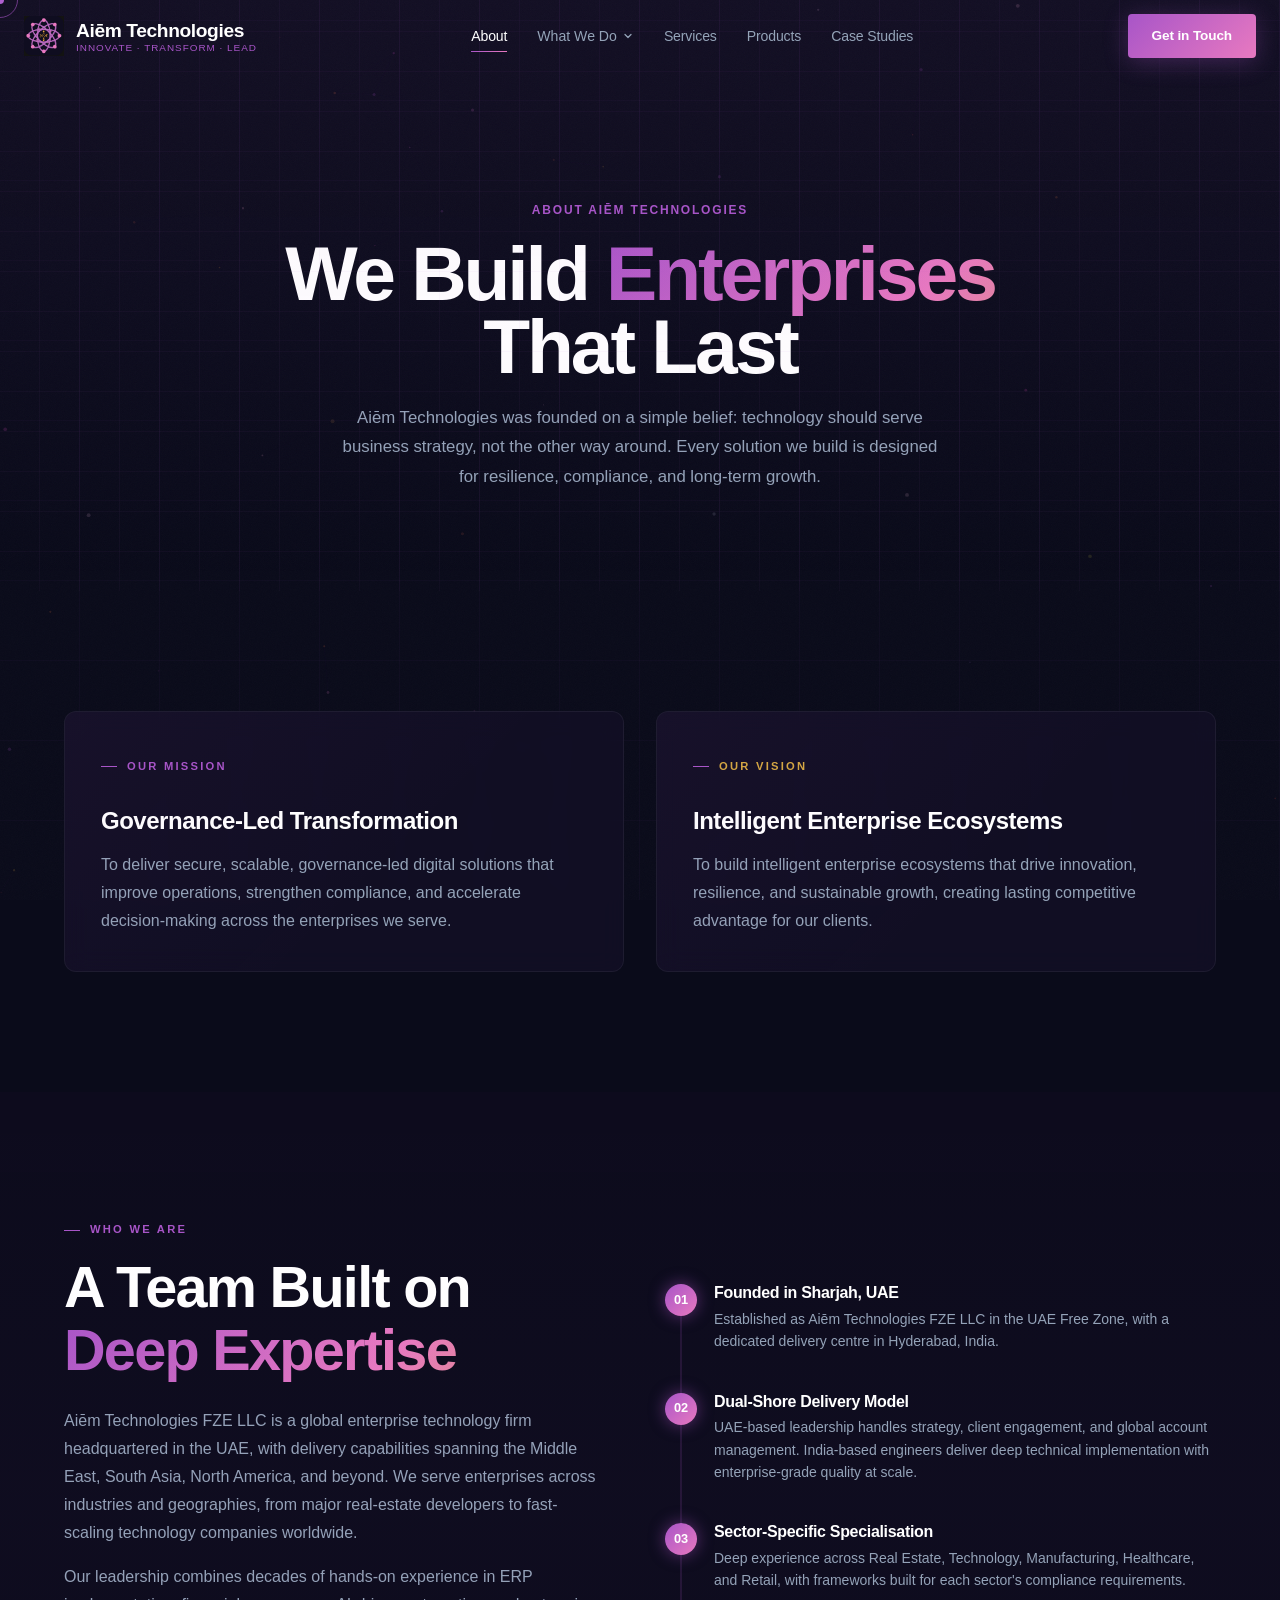
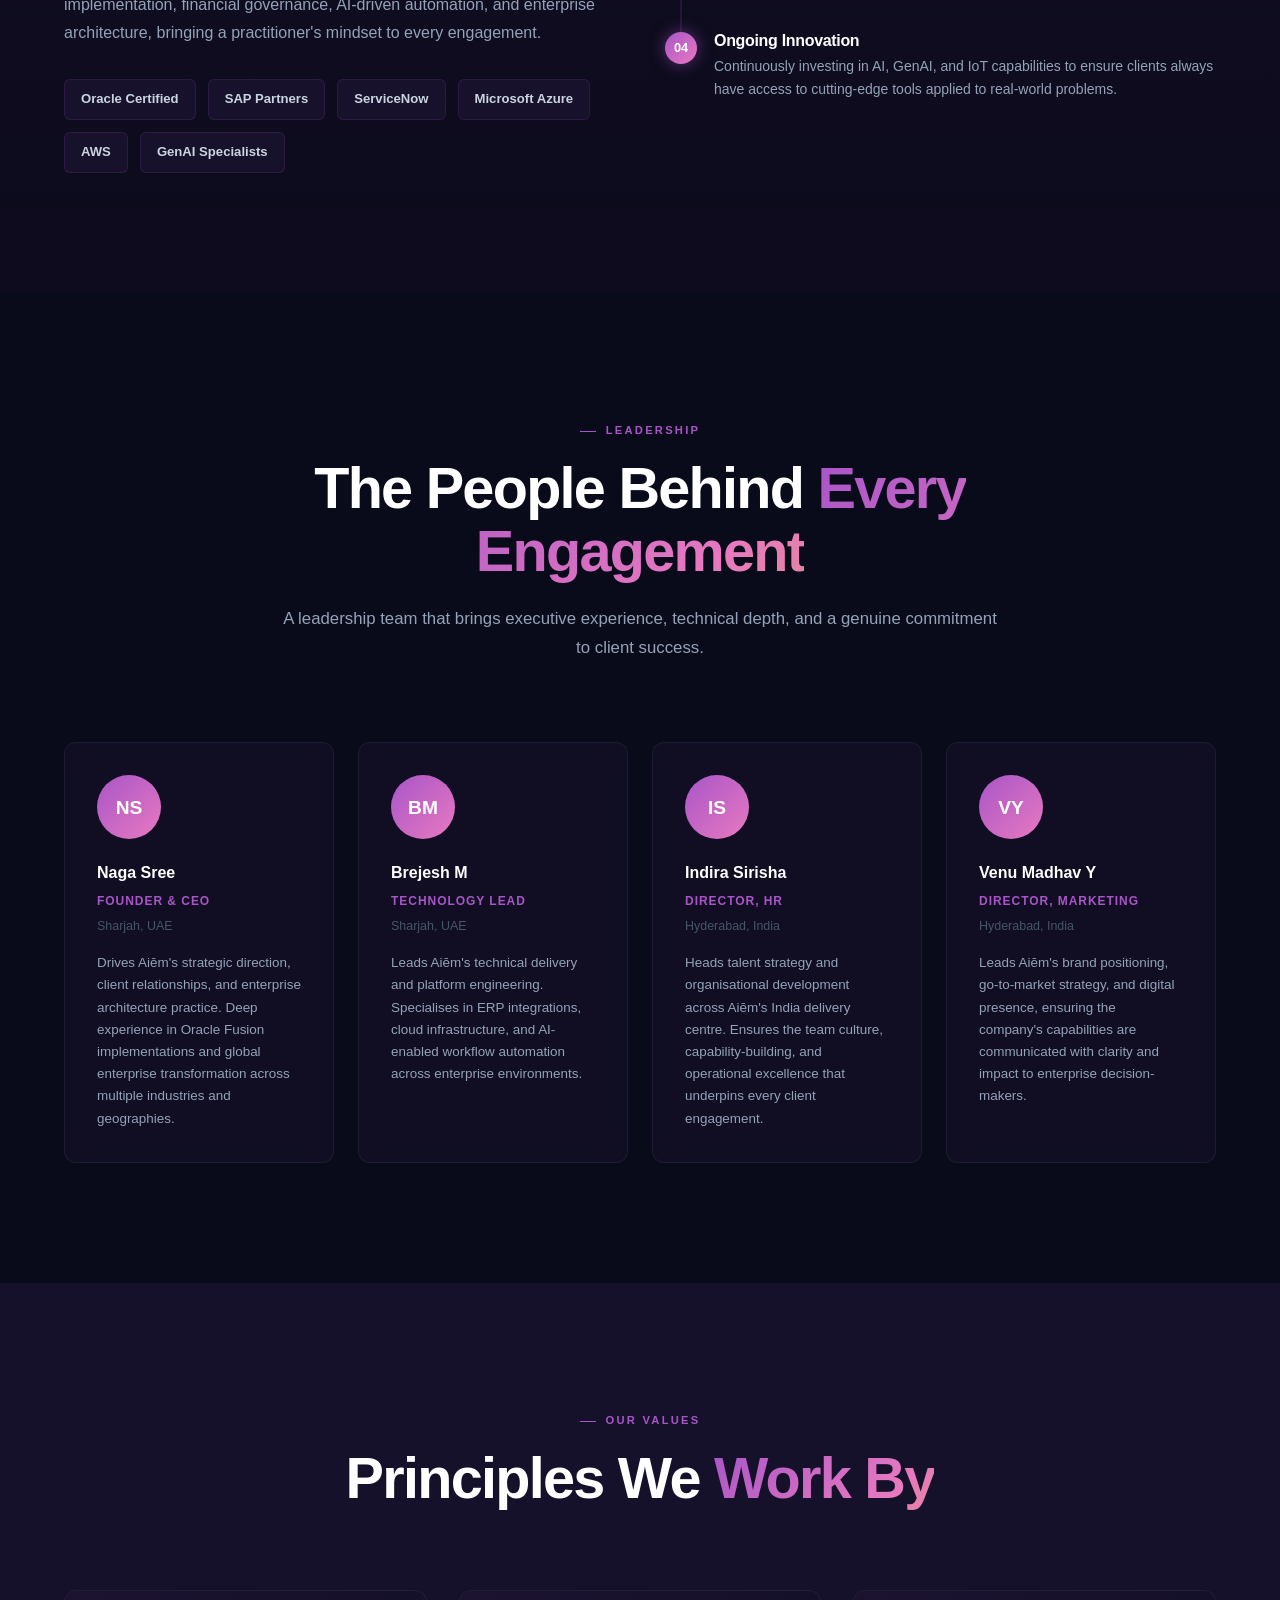
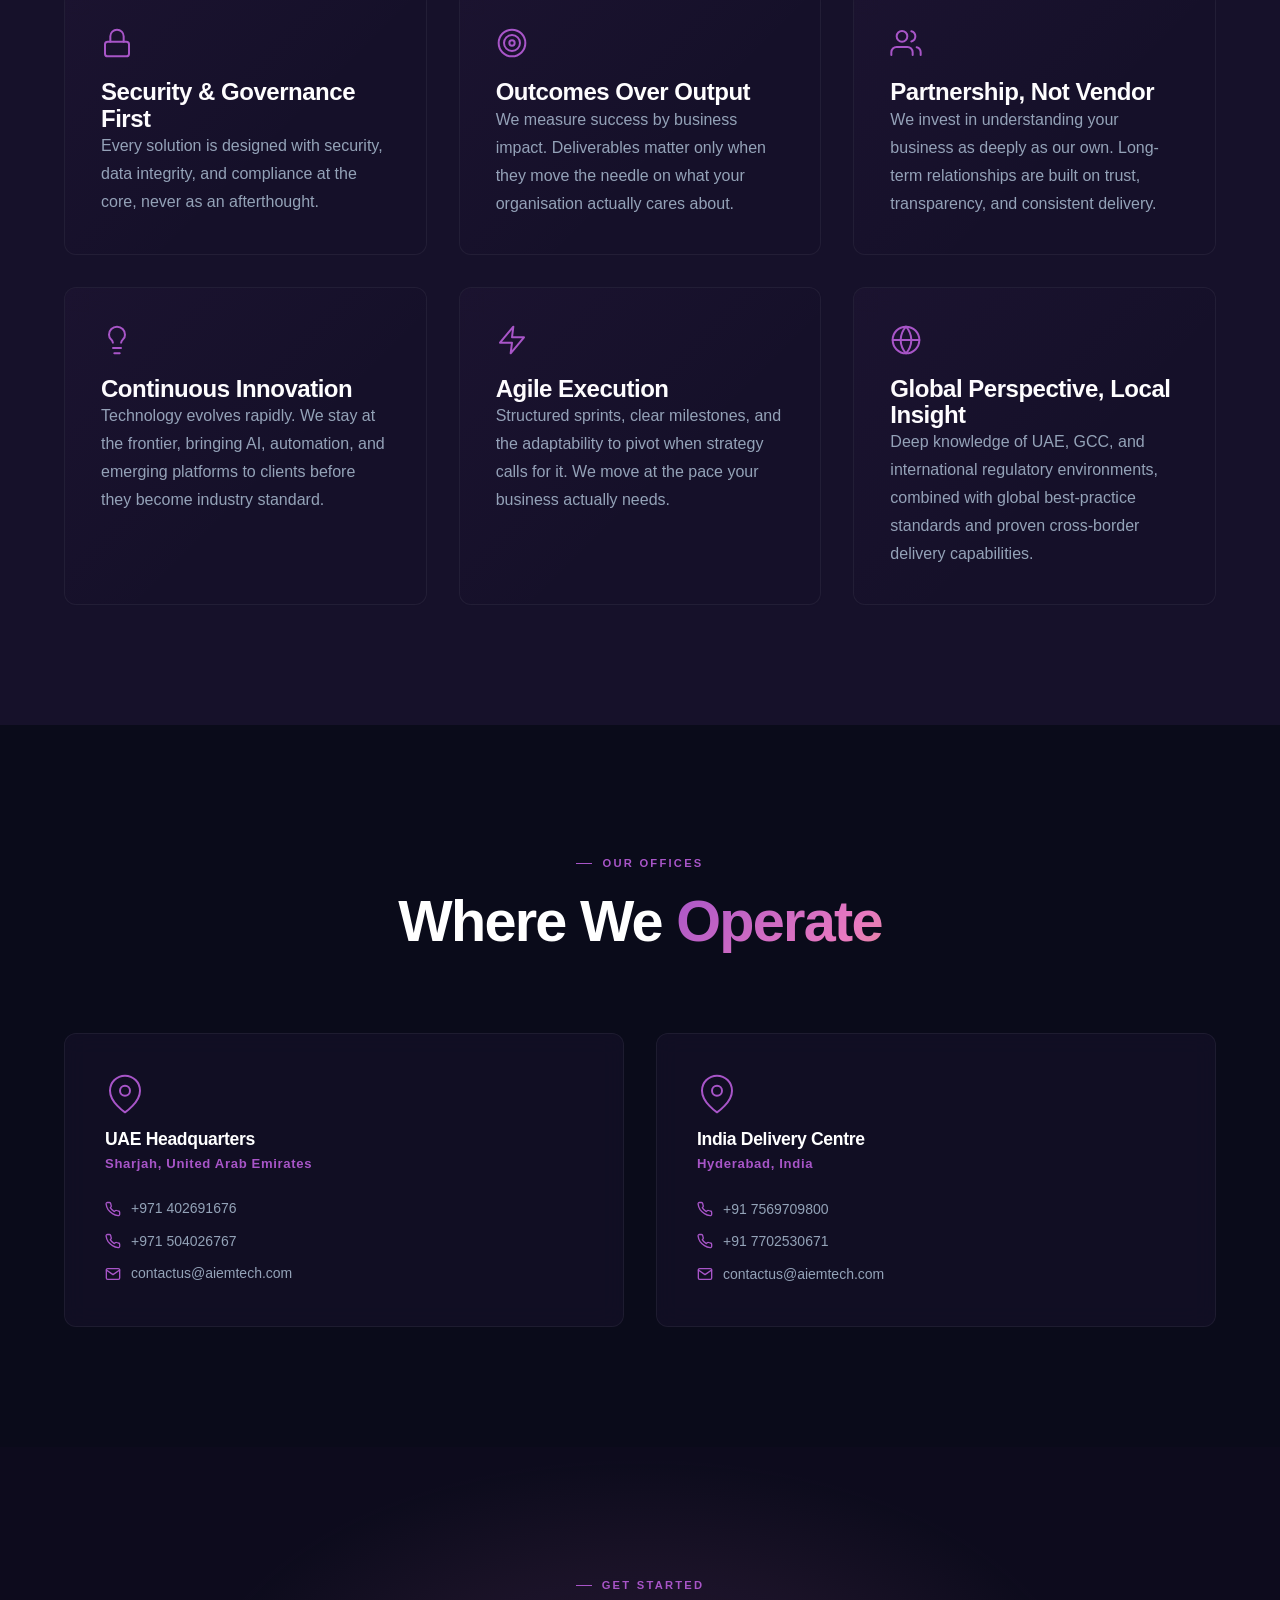
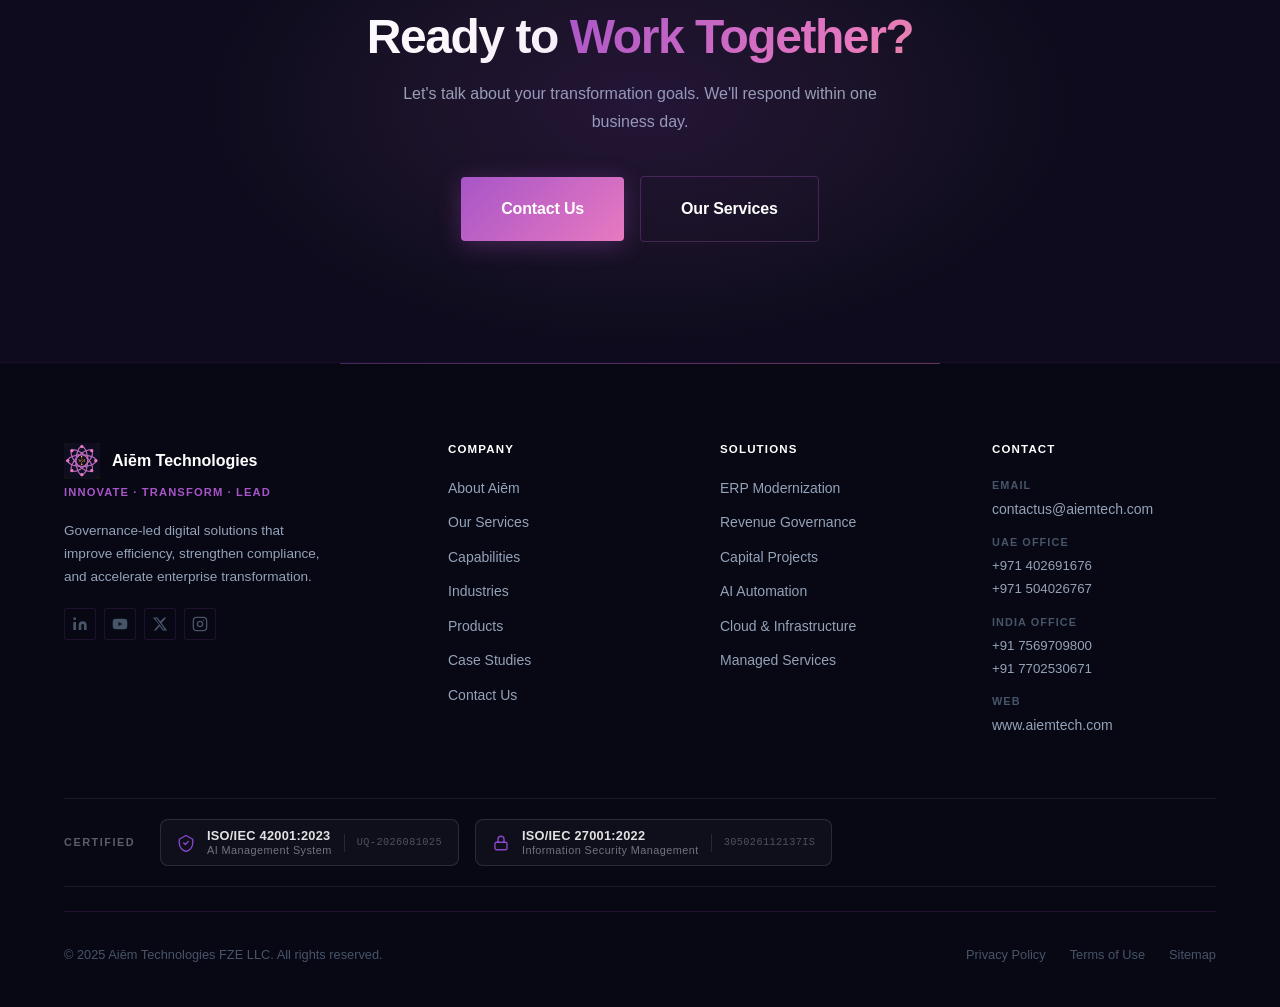
<file: about.html>
<!DOCTYPE html>
<html lang="en">
<head>
  <meta charset="UTF-8">
  <meta name="viewport" content="width=device-width, initial-scale=1.0">
  <meta http-equiv="X-Content-Type-Options" content="nosniff">
  <meta http-equiv="Content-Security-Policy" content="default-src 'self'; script-src 'self' 'unsafe-inline'; style-src 'self' 'unsafe-inline' https://fonts.googleapis.com; font-src 'self' https://fonts.gstatic.com; img-src 'self' data: https:; connect-src 'self' https://formspree.io; frame-ancestors 'none';">
  <meta http-equiv="Permissions-Policy" content="camera=(), microphone=(), geolocation=(), payment=()">
  <meta name="referrer" content="strict-origin-when-cross-origin">
  <title>About | Aiēm Technologies</title>
  <meta name="description" content="Aiēm Technologies FZE LLC, our mission, vision, leadership team, and the governance-first philosophy that drives every engagement.">
  <link rel="canonical" href="https://www.aiemtech.com/about.html">

  <link rel="preconnect" href="https://fonts.googleapis.com">
  <link rel="preconnect" href="https://fonts.gstatic.com" crossorigin>
  <link href="https://fonts.googleapis.com/css2?family=Inter:wght@300;400;500;600;700;800;900&display=swap" rel="stylesheet">
  <link rel="stylesheet" href="assets/css/main.css?v=5">
</head>
<body>
  <a href="#main" class="skip-link">Skip to main content</a>
  <canvas id="particles" aria-hidden="true"></canvas>
  <div id="navbar"></div>

  <main id="main">

    <!-- PAGE HERO -->
    <section class="page-hero">
      <div class="container">
        <span class="page-hero-eyebrow">About Aiēm Technologies</span>
        <h1>We Build <span class="gradient-text">Enterprises</span><br>That Last</h1>
        <p>Aiēm Technologies was founded on a simple belief: technology should serve business strategy, not the other way around. Every solution we build is designed for resilience, compliance, and long-term growth.</p>
      </div>
    </section>

    <!-- MISSION & VISION -->
    <section>
      <div class="container">
        <div class="grid-2" style="gap:32px;">
          <div class="card card-accent reveal-left">
            <span class="eyebrow">Our Mission</span>
            <h3 class="mt-16">Governance-Led Transformation</h3>
            <p class="mt-16">To deliver secure, scalable, governance-led digital solutions that improve operations, strengthen compliance, and accelerate decision-making across the enterprises we serve.</p>
          </div>
          <div class="card card-accent-gold reveal-right">
            <span class="eyebrow" style="color:var(--color-gold);">Our Vision</span>
            <h3 class="mt-16">Intelligent Enterprise Ecosystems</h3>
            <p class="mt-16">To build intelligent enterprise ecosystems that drive innovation, resilience, and sustainable growth, creating lasting competitive advantage for our clients.</p>
          </div>
        </div>
      </div>
    </section>

    <!-- WHO WE ARE -->
    <section class="section-alt">
      <div class="container">
        <div style="display:grid;grid-template-columns:1fr 1fr;gap:80px;align-items:center;">
          <div class="reveal-left">
            <span class="eyebrow">Who We Are</span>
            <h2>A Team Built on<br><span class="gradient-text">Deep Expertise</span></h2>
            <p class="mt-24">Aiēm Technologies FZE LLC is a global enterprise technology firm headquartered in the UAE, with delivery capabilities spanning the Middle East, South Asia, North America, and beyond. We serve enterprises across industries and geographies, from major real-estate developers to fast-scaling technology companies worldwide.</p>
            <p class="mt-16">Our leadership combines decades of hands-on experience in ERP implementation, financial governance, AI-driven automation, and enterprise architecture, bringing a practitioner's mindset to every engagement.</p>
            <div class="integration-grid mt-32">
              <span class="integration-tag">Oracle Certified</span>
              <span class="integration-tag">SAP Partners</span>
              <span class="integration-tag">ServiceNow</span>
              <span class="integration-tag">Microsoft Azure</span>
              <span class="integration-tag">AWS</span>
              <span class="integration-tag">GenAI Specialists</span>
            </div>
          </div>
          <div class="reveal-right">
            <div class="steps">
              <div class="step">
                <div class="step-number">01</div>
                <div class="step-content">
                  <h4>Founded in Sharjah, UAE</h4>
                  <p>Established as Aiēm Technologies FZE LLC in the UAE Free Zone, with a dedicated delivery centre in Hyderabad, India.</p>
                </div>
              </div>
              <div class="step">
                <div class="step-number">02</div>
                <div class="step-content">
                  <h4>Dual-Shore Delivery Model</h4>
                  <p>UAE-based leadership handles strategy, client engagement, and global account management. India-based engineers deliver deep technical implementation with enterprise-grade quality at scale.</p>
                </div>
              </div>
              <div class="step">
                <div class="step-number">03</div>
                <div class="step-content">
                  <h4>Sector-Specific Specialisation</h4>
                  <p>Deep experience across Real Estate, Technology, Manufacturing, Healthcare, and Retail, with frameworks built for each sector's compliance requirements.</p>
                </div>
              </div>
              <div class="step">
                <div class="step-number">04</div>
                <div class="step-content">
                  <h4>Ongoing Innovation</h4>
                  <p>Continuously investing in AI, GenAI, and IoT capabilities to ensure clients always have access to cutting-edge tools applied to real-world problems.</p>
                </div>
              </div>
            </div>
          </div>
        </div>
      </div>
    </section>

    <!-- LEADERSHIP TEAM -->
    <section>
      <div class="container">
        <div class="section-header reveal">
          <span class="eyebrow">Leadership</span>
          <h2>The People Behind <span class="gradient-text">Every Engagement</span></h2>
          <p>A leadership team that brings executive experience, technical depth, and a genuine commitment to client success.</p>
        </div>

        <div class="team-grid">
          <div class="team-card reveal delay-1">
            <div class="team-avatar">NS</div>
            <p class="team-name">Naga Sree</p>
            <p class="team-role">Founder &amp; CEO</p>
            <p class="team-location">Sharjah, UAE</p>
            <p class="team-bio">Drives Aiēm's strategic direction, client relationships, and enterprise architecture practice. Deep experience in Oracle Fusion implementations and global enterprise transformation across multiple industries and geographies.</p>
          </div>
          <div class="team-card reveal delay-2">
            <div class="team-avatar">BM</div>
            <p class="team-name">Brejesh M</p>
            <p class="team-role">Technology Lead</p>
            <p class="team-location">Sharjah, UAE</p>
            <p class="team-bio">Leads Aiēm's technical delivery and platform engineering. Specialises in ERP integrations, cloud infrastructure, and AI-enabled workflow automation across enterprise environments.</p>
          </div>
          <div class="team-card reveal delay-3">
            <div class="team-avatar">IS</div>
            <p class="team-name">Indira Sirisha</p>
            <p class="team-role">Director, HR</p>
            <p class="team-location">Hyderabad, India</p>
            <p class="team-bio">Heads talent strategy and organisational development across Aiēm's India delivery centre. Ensures the team culture, capability-building, and operational excellence that underpins every client engagement.</p>
          </div>
          <div class="team-card reveal delay-4">
            <div class="team-avatar">VY</div>
            <p class="team-name">Venu Madhav Y</p>
            <p class="team-role">Director, Marketing</p>
            <p class="team-location">Hyderabad, India</p>
            <p class="team-bio">Leads Aiēm's brand positioning, go-to-market strategy, and digital presence, ensuring the company's capabilities are communicated with clarity and impact to enterprise decision-makers.</p>
          </div>
        </div>
      </div>
    </section>

    <!-- VALUES -->
    <section class="section-alt2">
      <div class="container">
        <div class="section-header reveal">
          <span class="eyebrow">Our Values</span>
          <h2>Principles We <span class="gradient-text">Work By</span></h2>
        </div>
        <div class="grid-3">
          <div class="card card-accent reveal delay-1">
            <span class="pillar-icon" style="color:var(--color-orchid);"><svg width="32" height="32" viewBox="0 0 24 24" fill="none" stroke="currentColor" stroke-width="1.5" stroke-linecap="round" stroke-linejoin="round" aria-hidden="true"><rect x="3" y="11" width="18" height="11" rx="2" ry="2"/><path d="M7 11V7a5 5 0 0 1 10 0v4"/></svg></span>
            <h3>Security &amp; Governance First</h3>
            <p>Every solution is designed with security, data integrity, and compliance at the core, never as an afterthought.</p>
          </div>
          <div class="card card-accent-gold reveal delay-2">
            <span class="pillar-icon" style="color:var(--color-orchid);"><svg width="32" height="32" viewBox="0 0 24 24" fill="none" stroke="currentColor" stroke-width="1.5" stroke-linecap="round" stroke-linejoin="round" aria-hidden="true"><circle cx="12" cy="12" r="10"/><circle cx="12" cy="12" r="6"/><circle cx="12" cy="12" r="2"/></svg></span>
            <h3>Outcomes Over Output</h3>
            <p>We measure success by business impact. Deliverables matter only when they move the needle on what your organisation actually cares about.</p>
          </div>
          <div class="card card-accent-pink reveal delay-3">
            <span class="pillar-icon" style="color:var(--color-orchid);"><svg width="32" height="32" viewBox="0 0 24 24" fill="none" stroke="currentColor" stroke-width="1.5" stroke-linecap="round" stroke-linejoin="round" aria-hidden="true"><path d="M17 21v-2a4 4 0 0 0-4-4H5a4 4 0 0 0-4 4v2"/><circle cx="9" cy="7" r="4"/><path d="M23 21v-2a4 4 0 0 0-3-3.87"/><path d="M16 3.13a4 4 0 0 1 0 7.75"/></svg></span>
            <h3>Partnership, Not Vendor</h3>
            <p>We invest in understanding your business as deeply as our own. Long-term relationships are built on trust, transparency, and consistent delivery.</p>
          </div>
          <div class="card card-accent reveal delay-4">
            <span class="pillar-icon" style="color:var(--color-orchid);"><svg width="32" height="32" viewBox="0 0 24 24" fill="none" stroke="currentColor" stroke-width="1.5" stroke-linecap="round" stroke-linejoin="round" aria-hidden="true"><line x1="9" y1="18" x2="15" y2="18"/><line x1="10" y1="22" x2="14" y2="22"/><path d="M15.09 14c.18-.98.65-1.74 1.41-2.5A4.65 4.65 0 0 0 18 8 6 6 0 0 0 6 8c0 1 .23 2.23 1.5 3.5A4.61 4.61 0 0 1 8.91 14"/></svg></span>
            <h3>Continuous Innovation</h3>
            <p>Technology evolves rapidly. We stay at the frontier, bringing AI, automation, and emerging platforms to clients before they become industry standard.</p>
          </div>
          <div class="card card-accent-gold reveal delay-5">
            <span class="pillar-icon" style="color:var(--color-orchid);"><svg width="32" height="32" viewBox="0 0 24 24" fill="none" stroke="currentColor" stroke-width="1.5" stroke-linecap="round" stroke-linejoin="round" aria-hidden="true"><polygon points="13 2 3 14 12 14 11 22 21 10 12 10 13 2"/></svg></span>
            <h3>Agile Execution</h3>
            <p>Structured sprints, clear milestones, and the adaptability to pivot when strategy calls for it. We move at the pace your business actually needs.</p>
          </div>
          <div class="card card-accent-pink reveal delay-6">
            <span class="pillar-icon" style="color:var(--color-orchid);"><svg width="32" height="32" viewBox="0 0 24 24" fill="none" stroke="currentColor" stroke-width="1.5" stroke-linecap="round" stroke-linejoin="round" aria-hidden="true"><circle cx="12" cy="12" r="10"/><line x1="2" y1="12" x2="22" y2="12"/><path d="M12 2a15.3 15.3 0 0 1 4 10 15.3 15.3 0 0 1-4 10 15.3 15.3 0 0 1-4-10 15.3 15.3 0 0 1 4-10z"/></svg></span>
            <h3>Global Perspective, Local Insight</h3>
            <p>Deep knowledge of UAE, GCC, and international regulatory environments, combined with global best-practice standards and proven cross-border delivery capabilities.</p>
          </div>
        </div>
      </div>
    </section>

    <!-- OFFICES -->
    <section>
      <div class="container">
        <div class="section-header reveal">
          <span class="eyebrow">Our Offices</span>
          <h2>Where We <span class="gradient-text">Operate</span></h2>
        </div>
        <div class="grid-2">
          <div class="location-card reveal-left">
            <span class="location-flag" style="color:var(--color-orchid);"><svg width="40" height="40" viewBox="0 0 24 24" fill="none" stroke="currentColor" stroke-width="1.2" stroke-linecap="round" stroke-linejoin="round" aria-hidden="true"><path d="M21 10c0 7-9 13-9 13s-9-6-9-13a9 9 0 0 1 18 0z"/><circle cx="12" cy="10" r="3"/></svg></span>
            <h3>UAE Headquarters</h3>
            <span class="location-region">Sharjah, United Arab Emirates</span>
            <div class="location-details">
              <div class="location-detail">
                <span class="icon"><svg width="16" height="16" viewBox="0 0 24 24" fill="none" stroke="currentColor" stroke-width="2" stroke-linecap="round" stroke-linejoin="round" aria-hidden="true"><path d="M22 16.92v3a2 2 0 0 1-2.18 2 19.79 19.79 0 0 1-8.63-3.07A19.5 19.5 0 0 1 4.69 13a19.79 19.79 0 0 1-3.07-8.67A2 2 0 0 1 3.6 2.28h3a2 2 0 0 1 2 1.72c.127.96.361 1.903.7 2.81a2 2 0 0 1-.45 2.11L7.91 9.91a16 16 0 0 0 6.06 6.06l1.27-1.27a2 2 0 0 1 2.11-.45c.907.339 1.85.573 2.81.7A2 2 0 0 1 22 16.92z"/></svg></span>
                <span>+971 402691676</span>
              </div>
              <div class="location-detail">
                <span class="icon"><svg width="16" height="16" viewBox="0 0 24 24" fill="none" stroke="currentColor" stroke-width="2" stroke-linecap="round" stroke-linejoin="round" aria-hidden="true"><path d="M22 16.92v3a2 2 0 0 1-2.18 2 19.79 19.79 0 0 1-8.63-3.07A19.5 19.5 0 0 1 4.69 13a19.79 19.79 0 0 1-3.07-8.67A2 2 0 0 1 3.6 2.28h3a2 2 0 0 1 2 1.72c.127.96.361 1.903.7 2.81a2 2 0 0 1-.45 2.11L7.91 9.91a16 16 0 0 0 6.06 6.06l1.27-1.27a2 2 0 0 1 2.11-.45c.907.339 1.85.573 2.81.7A2 2 0 0 1 22 16.92z"/></svg></span>
                <span>+971 504026767</span>
              </div>
              <div class="location-detail">
                <span class="icon"><svg width="16" height="16" viewBox="0 0 24 24" fill="none" stroke="currentColor" stroke-width="2" stroke-linecap="round" stroke-linejoin="round" aria-hidden="true"><path d="M4 4h16c1.1 0 2 .9 2 2v12c0 1.1-.9 2-2 2H4c-1.1 0-2-.9-2-2V6c0-1.1.9-2 2-2z"/><polyline points="22,6 12,13 2,6"/></svg></span>
                <a href="mailto:contactus@aiemtech.com">contactus@aiemtech.com</a>
              </div>
            </div>
          </div>
          <div class="location-card reveal-right">
            <span class="location-flag" style="color:var(--color-orchid);"><svg width="40" height="40" viewBox="0 0 24 24" fill="none" stroke="currentColor" stroke-width="1.2" stroke-linecap="round" stroke-linejoin="round" aria-hidden="true"><path d="M21 10c0 7-9 13-9 13s-9-6-9-13a9 9 0 0 1 18 0z"/><circle cx="12" cy="10" r="3"/></svg></span>
            <h3>India Delivery Centre</h3>
            <span class="location-region">Hyderabad, India</span>
            <div class="location-details">
              <div class="location-detail">
                <span class="icon"><svg width="16" height="16" viewBox="0 0 24 24" fill="none" stroke="currentColor" stroke-width="2" stroke-linecap="round" stroke-linejoin="round" aria-hidden="true"><path d="M22 16.92v3a2 2 0 0 1-2.18 2 19.79 19.79 0 0 1-8.63-3.07A19.5 19.5 0 0 1 4.69 13a19.79 19.79 0 0 1-3.07-8.67A2 2 0 0 1 3.6 2.28h3a2 2 0 0 1 2 1.72c.127.96.361 1.903.7 2.81a2 2 0 0 1-.45 2.11L7.91 9.91a16 16 0 0 0 6.06 6.06l1.27-1.27a2 2 0 0 1 2.11-.45c.907.339 1.85.573 2.81.7A2 2 0 0 1 22 16.92z"/></svg></span>
                <span>+91 7569709800</span>
              </div>
              <div class="location-detail">
                <span class="icon"><svg width="16" height="16" viewBox="0 0 24 24" fill="none" stroke="currentColor" stroke-width="2" stroke-linecap="round" stroke-linejoin="round" aria-hidden="true"><path d="M22 16.92v3a2 2 0 0 1-2.18 2 19.79 19.79 0 0 1-8.63-3.07A19.5 19.5 0 0 1 4.69 13a19.79 19.79 0 0 1-3.07-8.67A2 2 0 0 1 3.6 2.28h3a2 2 0 0 1 2 1.72c.127.96.361 1.903.7 2.81a2 2 0 0 1-.45 2.11L7.91 9.91a16 16 0 0 0 6.06 6.06l1.27-1.27a2 2 0 0 1 2.11-.45c.907.339 1.85.573 2.81.7A2 2 0 0 1 22 16.92z"/></svg></span>
                <span>+91 7702530671</span>
              </div>
              <div class="location-detail">
                <span class="icon"><svg width="16" height="16" viewBox="0 0 24 24" fill="none" stroke="currentColor" stroke-width="2" stroke-linecap="round" stroke-linejoin="round" aria-hidden="true"><path d="M4 4h16c1.1 0 2 .9 2 2v12c0 1.1-.9 2-2 2H4c-1.1 0-2-.9-2-2V6c0-1.1.9-2 2-2z"/><polyline points="22,6 12,13 2,6"/></svg></span>
                <a href="mailto:contactus@aiemtech.com">contactus@aiemtech.com</a>
              </div>
            </div>
          </div>
        </div>
      </div>
    </section>

    <!-- CTA -->
    <section class="cta-section section-alt">
      <div class="container">
        <span class="eyebrow reveal">Get Started</span>
        <h2 class="reveal delay-1">Ready to <span class="gradient-text">Work Together?</span></h2>
        <p class="reveal delay-2">Let's talk about your transformation goals. We'll respond within one business day.</p>
        <div class="cta-actions reveal delay-3">
          <a href="contact.html" class="btn btn-primary btn-lg">Contact Us</a>
          <a href="services.html" class="btn btn-outline btn-lg">Our Services</a>
        </div>
      </div>
    </section>

  </main>

  <div id="footer"></div>
  <script src="assets/js/main.js?v=5"></script>
</body>
</html>
</file>
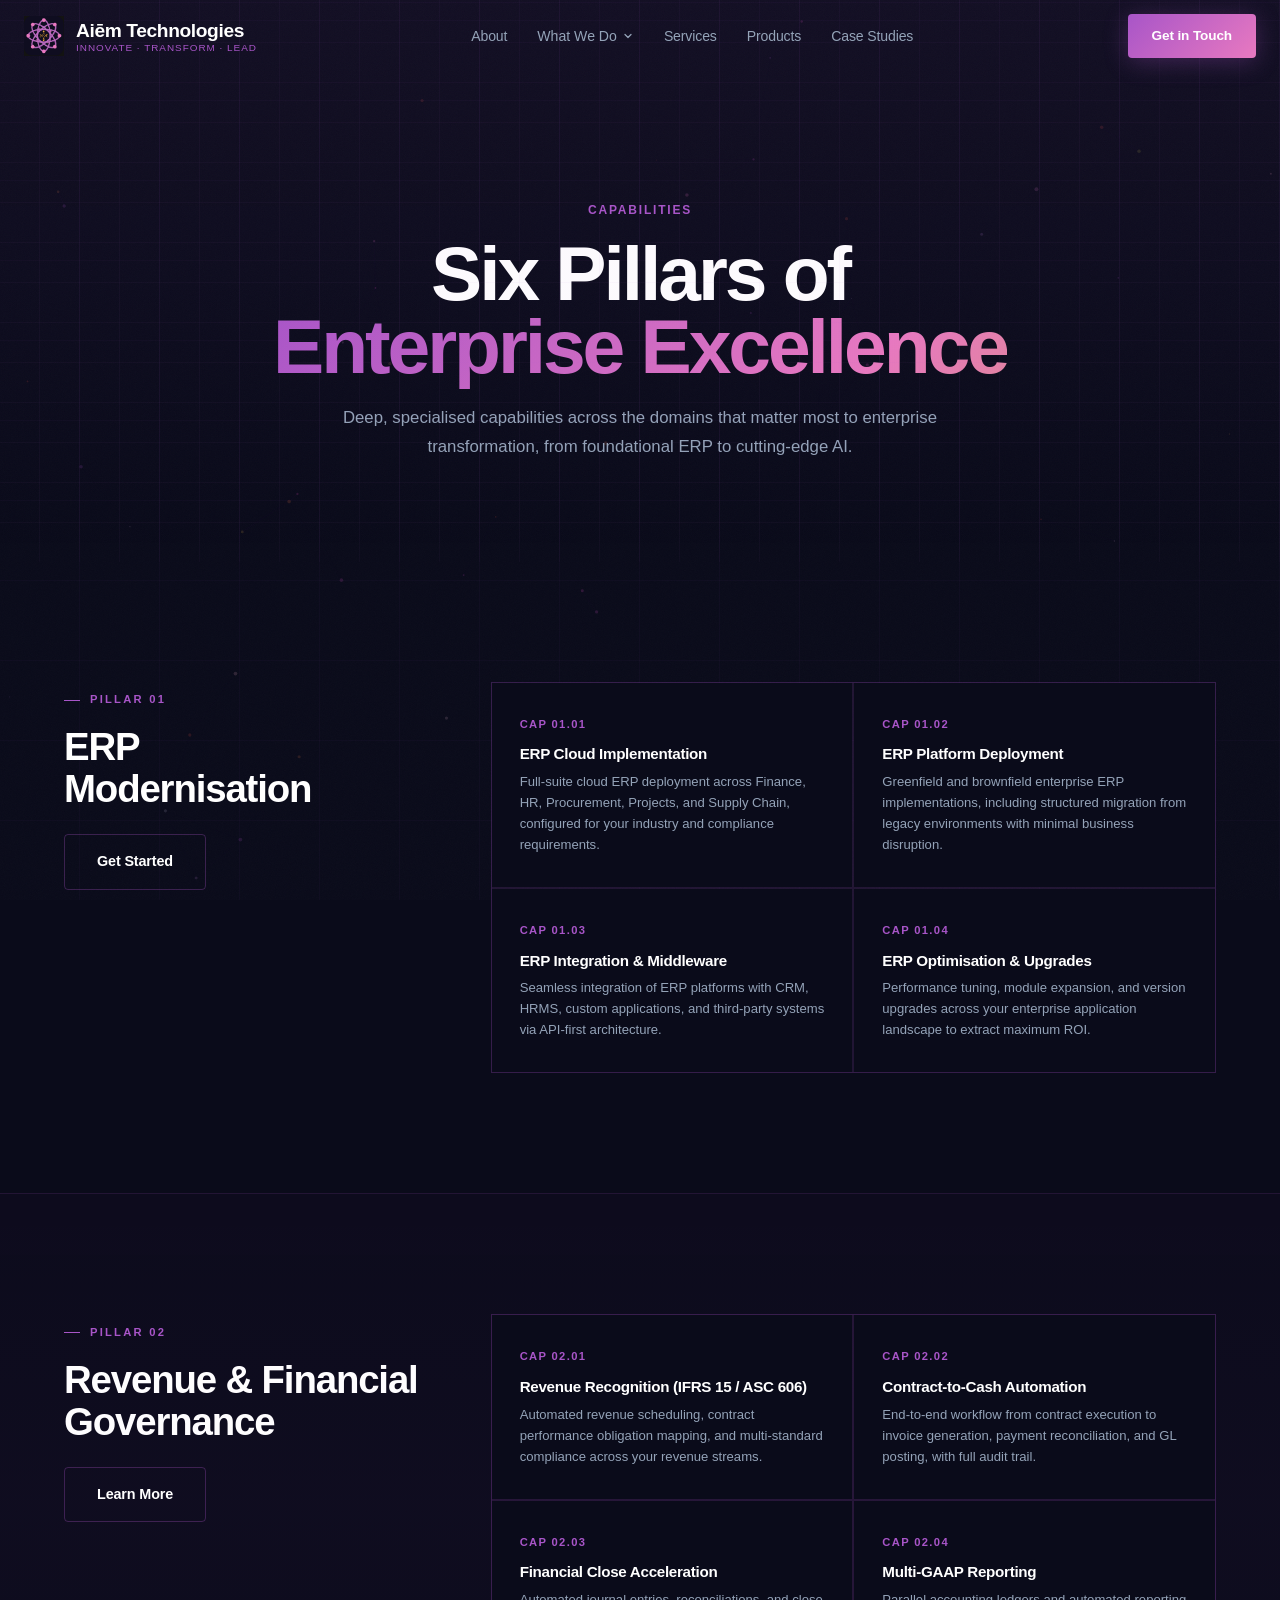
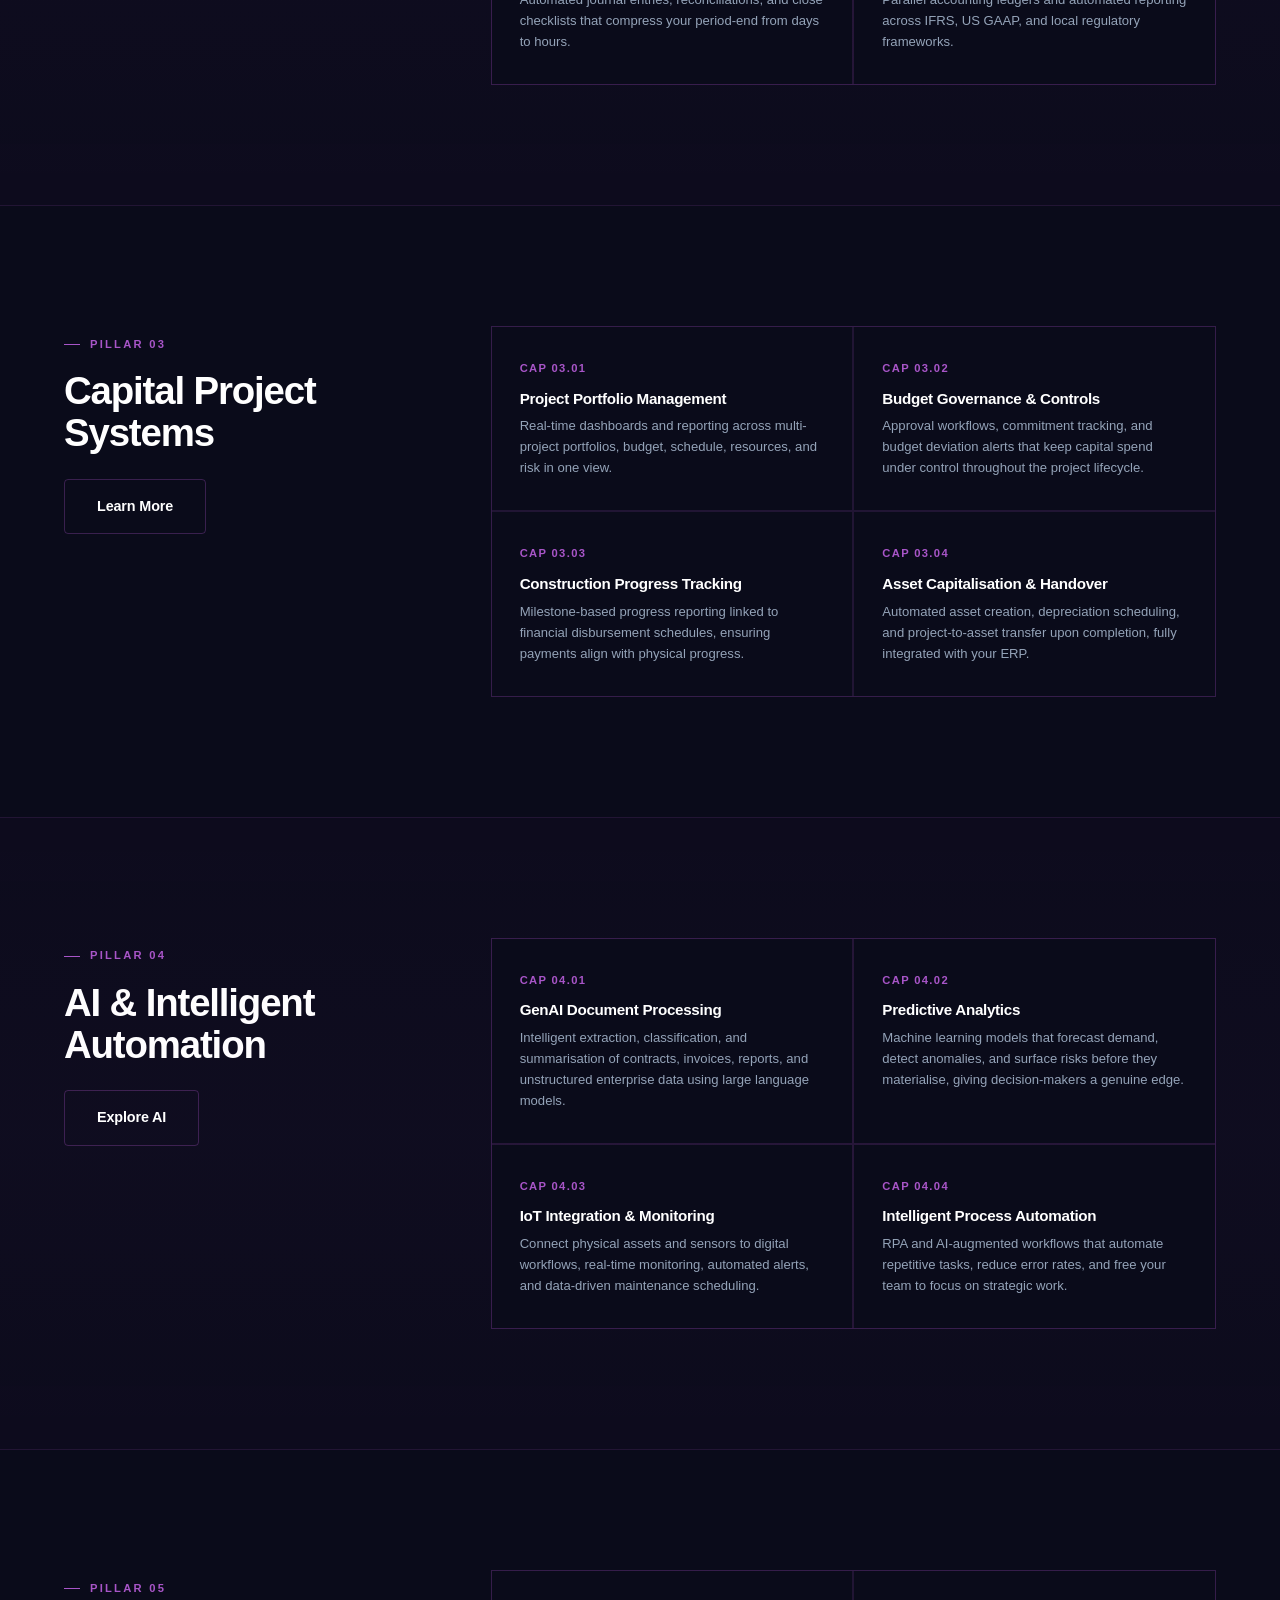
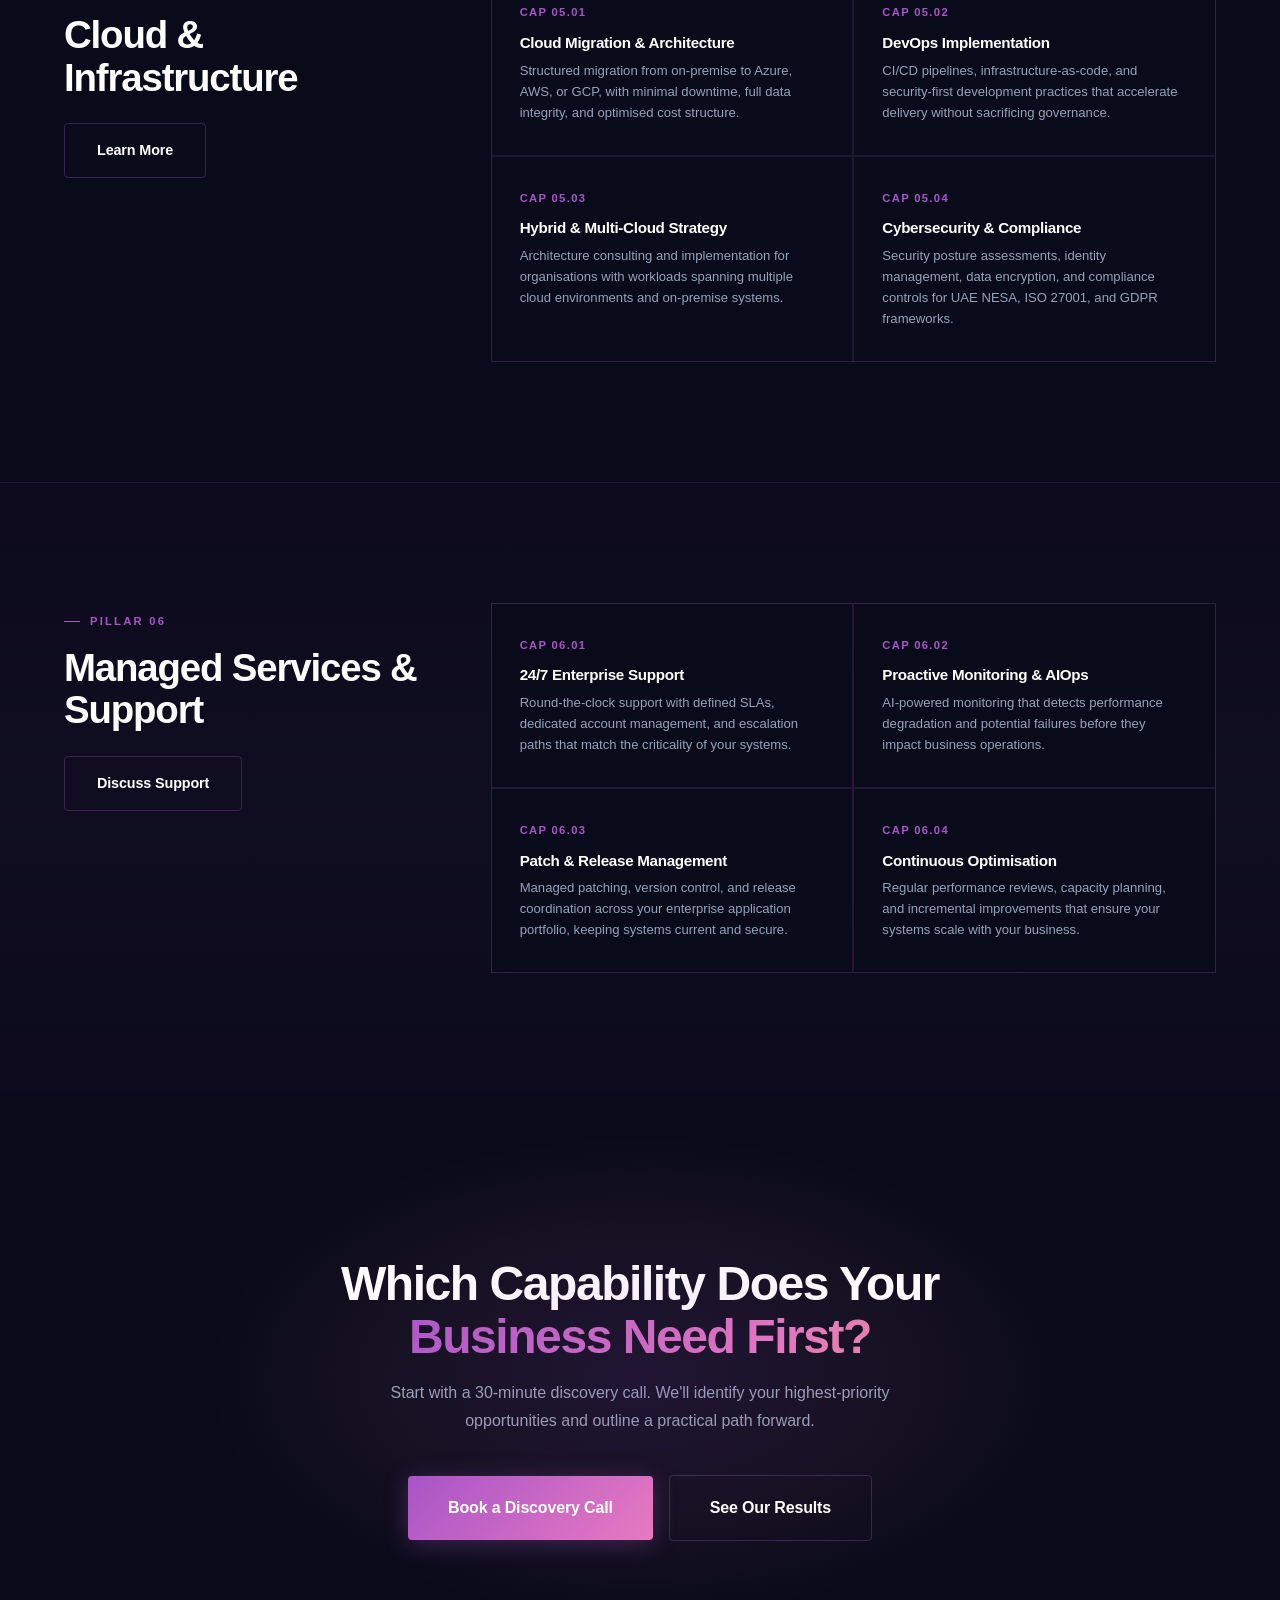
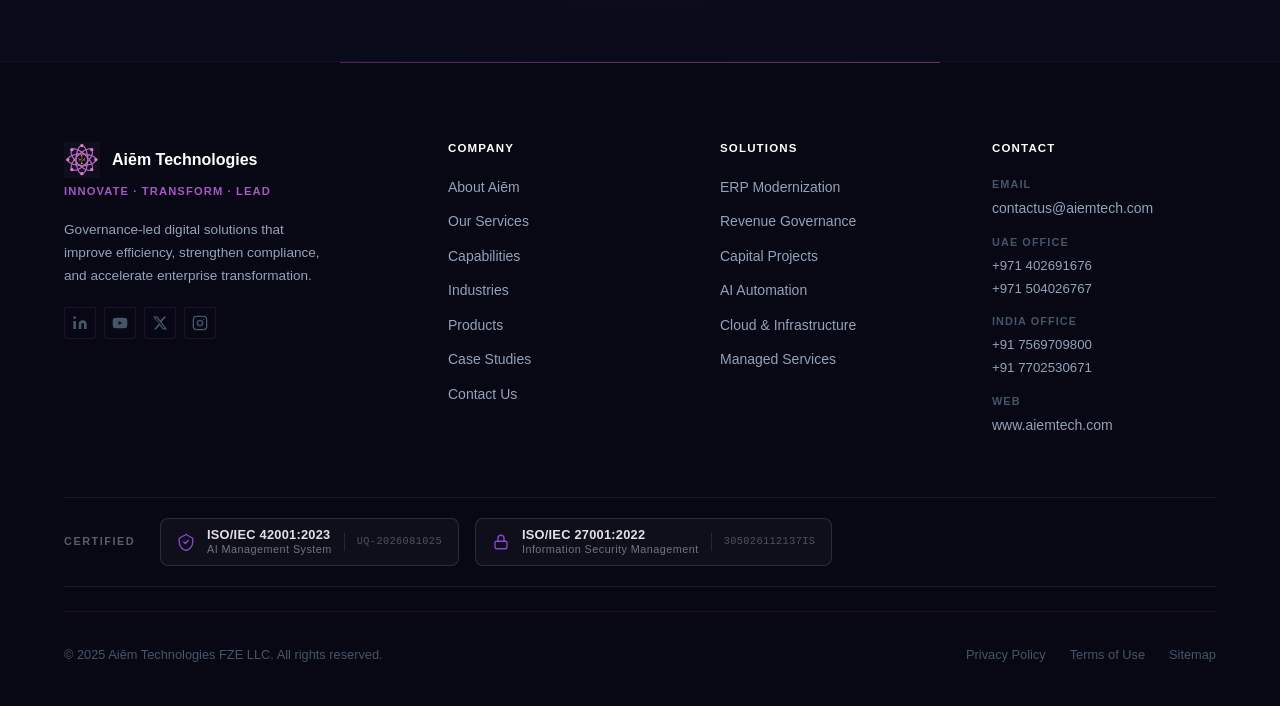
<file: capabilities.html>
<!DOCTYPE html>
<html lang="en">
<head>
  <meta charset="UTF-8">
  <meta name="viewport" content="width=device-width, initial-scale=1.0">
  <meta http-equiv="X-Content-Type-Options" content="nosniff">
  <meta http-equiv="Content-Security-Policy" content="default-src 'self'; script-src 'self' 'unsafe-inline'; style-src 'self' 'unsafe-inline' https://fonts.googleapis.com; font-src 'self' https://fonts.gstatic.com; img-src 'self' data: https:; connect-src 'self' https://formspree.io; frame-ancestors 'none';">
  <meta http-equiv="Permissions-Policy" content="camera=(), microphone=(), geolocation=(), payment=()">
  <meta name="referrer" content="strict-origin-when-cross-origin">
  <title>Capabilities | Aiēm Technologies</title>
  <meta name="description" content="Aiēm Technologies' six core capability pillars: ERP modernization, revenue governance, capital projects, AI automation, cloud infrastructure, and managed services.">
  <link rel="canonical" href="https://www.aiemtech.com/capabilities.html">

  <link rel="preconnect" href="https://fonts.googleapis.com">
  <link rel="preconnect" href="https://fonts.gstatic.com" crossorigin>
  <link href="https://fonts.googleapis.com/css2?family=Inter:wght@300;400;500;600;700;800;900&display=swap" rel="stylesheet">
  <link rel="stylesheet" href="assets/css/main.css?v=5">
</head>
<body>
  <a href="#main" class="skip-link">Skip to main content</a>
  <canvas id="particles" aria-hidden="true"></canvas>
  <div id="navbar"></div>

  <main id="main">

    <!-- PAGE HERO -->
    <section class="page-hero">
      <div class="container">
        <span class="page-hero-eyebrow">Capabilities</span>
        <h1>Six Pillars of<br><span class="gradient-text">Enterprise Excellence</span></h1>
        <p>Deep, specialised capabilities across the domains that matter most to enterprise transformation, from foundational ERP to cutting-edge AI.</p>
      </div>
    </section>

    <!-- CAPABILITY 01: ERP MODERNISATION -->
    <section id="erp">
      <div class="container">
        <div style="display:grid;grid-template-columns:1fr 2fr;gap:64px;align-items:start;">
          <div class="reveal-left">
            <span class="eyebrow">Pillar 01</span>
            <h2 style="font-size:clamp(1.75rem,3vw,2.5rem);">ERP<br>Modernisation</h2>
            <a href="contact.html" class="btn btn-outline mt-24">Get Started</a>
          </div>
          <div class="reveal-right">
            <div class="module-grid">
              <div class="module-card">
                <span class="module-num">CAP 01.01</span>
                <h4>ERP Cloud Implementation</h4>
                <p>Full-suite cloud ERP deployment across Finance, HR, Procurement, Projects, and Supply Chain, configured for your industry and compliance requirements.</p>
              </div>
              <div class="module-card">
                <span class="module-num">CAP 01.02</span>
                <h4>ERP Platform Deployment</h4>
                <p>Greenfield and brownfield enterprise ERP implementations, including structured migration from legacy environments with minimal business disruption.</p>
              </div>
              <div class="module-card">
                <span class="module-num">CAP 01.03</span>
                <h4>ERP Integration &amp; Middleware</h4>
                <p>Seamless integration of ERP platforms with CRM, HRMS, custom applications, and third-party systems via API-first architecture.</p>
              </div>
              <div class="module-card">
                <span class="module-num">CAP 01.04</span>
                <h4>ERP Optimisation &amp; Upgrades</h4>
                <p>Performance tuning, module expansion, and version upgrades across your enterprise application landscape to extract maximum ROI.</p>
              </div>
            </div>
          </div>
        </div>
      </div>
    </section>

    <hr class="divider">

    <!-- CAPABILITY 02: REVENUE GOVERNANCE -->
    <section id="revenue" class="section-alt">
      <div class="container">
        <div style="display:grid;grid-template-columns:1fr 2fr;gap:64px;align-items:start;">
          <div class="reveal-left">
            <span class="eyebrow">Pillar 02</span>
            <h2 style="font-size:clamp(1.75rem,3vw,2.5rem);">Revenue &amp; Financial Governance</h2>
            <a href="contact.html" class="btn btn-outline mt-24">Learn More</a>
          </div>
          <div class="reveal-right">
            <div class="module-grid">
              <div class="module-card">
                <span class="module-num">CAP 02.01</span>
                <h4>Revenue Recognition (IFRS 15 / ASC 606)</h4>
                <p>Automated revenue scheduling, contract performance obligation mapping, and multi-standard compliance across your revenue streams.</p>
              </div>
              <div class="module-card">
                <span class="module-num">CAP 02.02</span>
                <h4>Contract-to-Cash Automation</h4>
                <p>End-to-end workflow from contract execution to invoice generation, payment reconciliation, and GL posting, with full audit trail.</p>
              </div>
              <div class="module-card">
                <span class="module-num">CAP 02.03</span>
                <h4>Financial Close Acceleration</h4>
                <p>Automated journal entries, reconciliations, and close checklists that compress your period-end from days to hours.</p>
              </div>
              <div class="module-card">
                <span class="module-num">CAP 02.04</span>
                <h4>Multi-GAAP Reporting</h4>
                <p>Parallel accounting ledgers and automated reporting across IFRS, US GAAP, and local regulatory frameworks.</p>
              </div>
            </div>
          </div>
        </div>
      </div>
    </section>

    <hr class="divider">

    <!-- CAPABILITY 03: CAPITAL PROJECTS -->
    <section id="capital">
      <div class="container">
        <div style="display:grid;grid-template-columns:1fr 2fr;gap:64px;align-items:start;">
          <div class="reveal-left">
            <span class="eyebrow">Pillar 03</span>
            <h2 style="font-size:clamp(1.75rem,3vw,2.5rem);">Capital Project Systems</h2>
            <a href="contact.html" class="btn btn-outline mt-24">Learn More</a>
          </div>
          <div class="reveal-right">
            <div class="module-grid">
              <div class="module-card">
                <span class="module-num">CAP 03.01</span>
                <h4>Project Portfolio Management</h4>
                <p>Real-time dashboards and reporting across multi-project portfolios, budget, schedule, resources, and risk in one view.</p>
              </div>
              <div class="module-card">
                <span class="module-num">CAP 03.02</span>
                <h4>Budget Governance &amp; Controls</h4>
                <p>Approval workflows, commitment tracking, and budget deviation alerts that keep capital spend under control throughout the project lifecycle.</p>
              </div>
              <div class="module-card">
                <span class="module-num">CAP 03.03</span>
                <h4>Construction Progress Tracking</h4>
                <p>Milestone-based progress reporting linked to financial disbursement schedules, ensuring payments align with physical progress.</p>
              </div>
              <div class="module-card">
                <span class="module-num">CAP 03.04</span>
                <h4>Asset Capitalisation &amp; Handover</h4>
                <p>Automated asset creation, depreciation scheduling, and project-to-asset transfer upon completion, fully integrated with your ERP.</p>
              </div>
            </div>
          </div>
        </div>
      </div>
    </section>

    <hr class="divider">

    <!-- CAPABILITY 04: AI -->
    <section id="ai" class="section-alt">
      <div class="container">
        <div style="display:grid;grid-template-columns:1fr 2fr;gap:64px;align-items:start;">
          <div class="reveal-left">
            <span class="eyebrow">Pillar 04</span>
            <h2 style="font-size:clamp(1.75rem,3vw,2.5rem);">AI &amp; Intelligent Automation</h2>
            <a href="contact.html" class="btn btn-outline mt-24">Explore AI</a>
          </div>
          <div class="reveal-right">
            <div class="module-grid">
              <div class="module-card">
                <span class="module-num">CAP 04.01</span>
                <h4>GenAI Document Processing</h4>
                <p>Intelligent extraction, classification, and summarisation of contracts, invoices, reports, and unstructured enterprise data using large language models.</p>
              </div>
              <div class="module-card">
                <span class="module-num">CAP 04.02</span>
                <h4>Predictive Analytics</h4>
                <p>Machine learning models that forecast demand, detect anomalies, and surface risks before they materialise, giving decision-makers a genuine edge.</p>
              </div>
              <div class="module-card">
                <span class="module-num">CAP 04.03</span>
                <h4>IoT Integration &amp; Monitoring</h4>
                <p>Connect physical assets and sensors to digital workflows, real-time monitoring, automated alerts, and data-driven maintenance scheduling.</p>
              </div>
              <div class="module-card">
                <span class="module-num">CAP 04.04</span>
                <h4>Intelligent Process Automation</h4>
                <p>RPA and AI-augmented workflows that automate repetitive tasks, reduce error rates, and free your team to focus on strategic work.</p>
              </div>
            </div>
          </div>
        </div>
      </div>
    </section>

    <hr class="divider">

    <!-- CAPABILITY 05: CLOUD -->
    <section id="cloud">
      <div class="container">
        <div style="display:grid;grid-template-columns:1fr 2fr;gap:64px;align-items:start;">
          <div class="reveal-left">
            <span class="eyebrow">Pillar 05</span>
            <h2 style="font-size:clamp(1.75rem,3vw,2.5rem);">Cloud &amp; Infrastructure</h2>
            <a href="contact.html" class="btn btn-outline mt-24">Learn More</a>
          </div>
          <div class="reveal-right">
            <div class="module-grid">
              <div class="module-card">
                <span class="module-num">CAP 05.01</span>
                <h4>Cloud Migration &amp; Architecture</h4>
                <p>Structured migration from on-premise to Azure, AWS, or GCP, with minimal downtime, full data integrity, and optimised cost structure.</p>
              </div>
              <div class="module-card">
                <span class="module-num">CAP 05.02</span>
                <h4>DevOps Implementation</h4>
                <p>CI/CD pipelines, infrastructure-as-code, and security-first development practices that accelerate delivery without sacrificing governance.</p>
              </div>
              <div class="module-card">
                <span class="module-num">CAP 05.03</span>
                <h4>Hybrid &amp; Multi-Cloud Strategy</h4>
                <p>Architecture consulting and implementation for organisations with workloads spanning multiple cloud environments and on-premise systems.</p>
              </div>
              <div class="module-card">
                <span class="module-num">CAP 05.04</span>
                <h4>Cybersecurity &amp; Compliance</h4>
                <p>Security posture assessments, identity management, data encryption, and compliance controls for UAE NESA, ISO 27001, and GDPR frameworks.</p>
              </div>
            </div>
          </div>
        </div>
      </div>
    </section>

    <hr class="divider">

    <!-- CAPABILITY 06: MANAGED SERVICES -->
    <section id="managed" class="section-alt">
      <div class="container">
        <div style="display:grid;grid-template-columns:1fr 2fr;gap:64px;align-items:start;">
          <div class="reveal-left">
            <span class="eyebrow">Pillar 06</span>
            <h2 style="font-size:clamp(1.75rem,3vw,2.5rem);">Managed Services &amp; Support</h2>
            <a href="contact.html" class="btn btn-outline mt-24">Discuss Support</a>
          </div>
          <div class="reveal-right">
            <div class="module-grid">
              <div class="module-card">
                <span class="module-num">CAP 06.01</span>
                <h4>24/7 Enterprise Support</h4>
                <p>Round-the-clock support with defined SLAs, dedicated account management, and escalation paths that match the criticality of your systems.</p>
              </div>
              <div class="module-card">
                <span class="module-num">CAP 06.02</span>
                <h4>Proactive Monitoring &amp; AIOps</h4>
                <p>AI-powered monitoring that detects performance degradation and potential failures before they impact business operations.</p>
              </div>
              <div class="module-card">
                <span class="module-num">CAP 06.03</span>
                <h4>Patch &amp; Release Management</h4>
                <p>Managed patching, version control, and release coordination across your enterprise application portfolio, keeping systems current and secure.</p>
              </div>
              <div class="module-card">
                <span class="module-num">CAP 06.04</span>
                <h4>Continuous Optimisation</h4>
                <p>Regular performance reviews, capacity planning, and incremental improvements that ensure your systems scale with your business.</p>
              </div>
            </div>
          </div>
        </div>
      </div>
    </section>

    <!-- CTA -->
    <section class="cta-section">
      <div class="container">
        <span class="eyebrow reveal">Ready to Begin?</span>
        <h2 class="reveal delay-1">Which Capability Does Your<br><span class="gradient-text">Business Need First?</span></h2>
        <p class="reveal delay-2">Start with a 30-minute discovery call. We'll identify your highest-priority opportunities and outline a practical path forward.</p>
        <div class="cta-actions reveal delay-3">
          <a href="contact.html" class="btn btn-primary btn-lg">Book a Discovery Call</a>
          <a href="case-studies.html" class="btn btn-outline btn-lg">See Our Results</a>
        </div>
      </div>
    </section>

  </main>

  <div id="footer"></div>
  <script src="assets/js/main.js?v=5"></script>
</body>
</html>
</file>
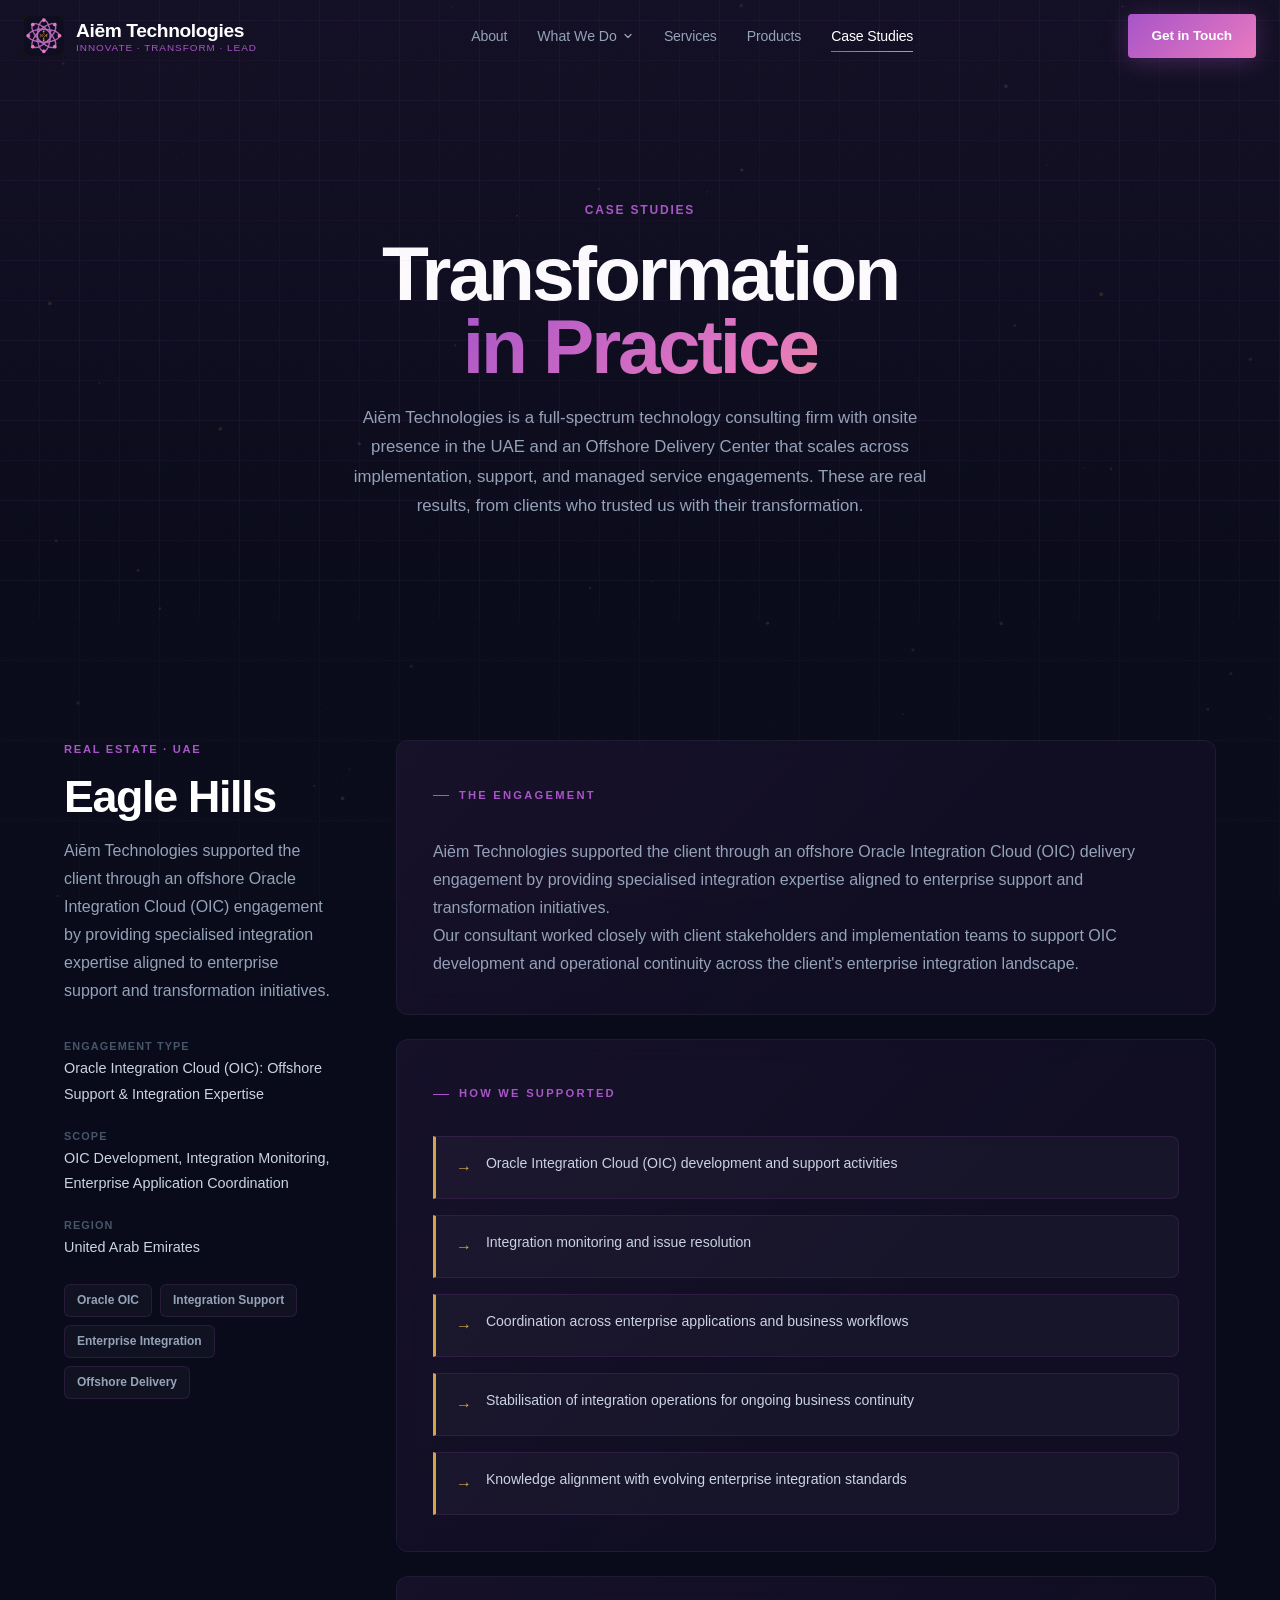
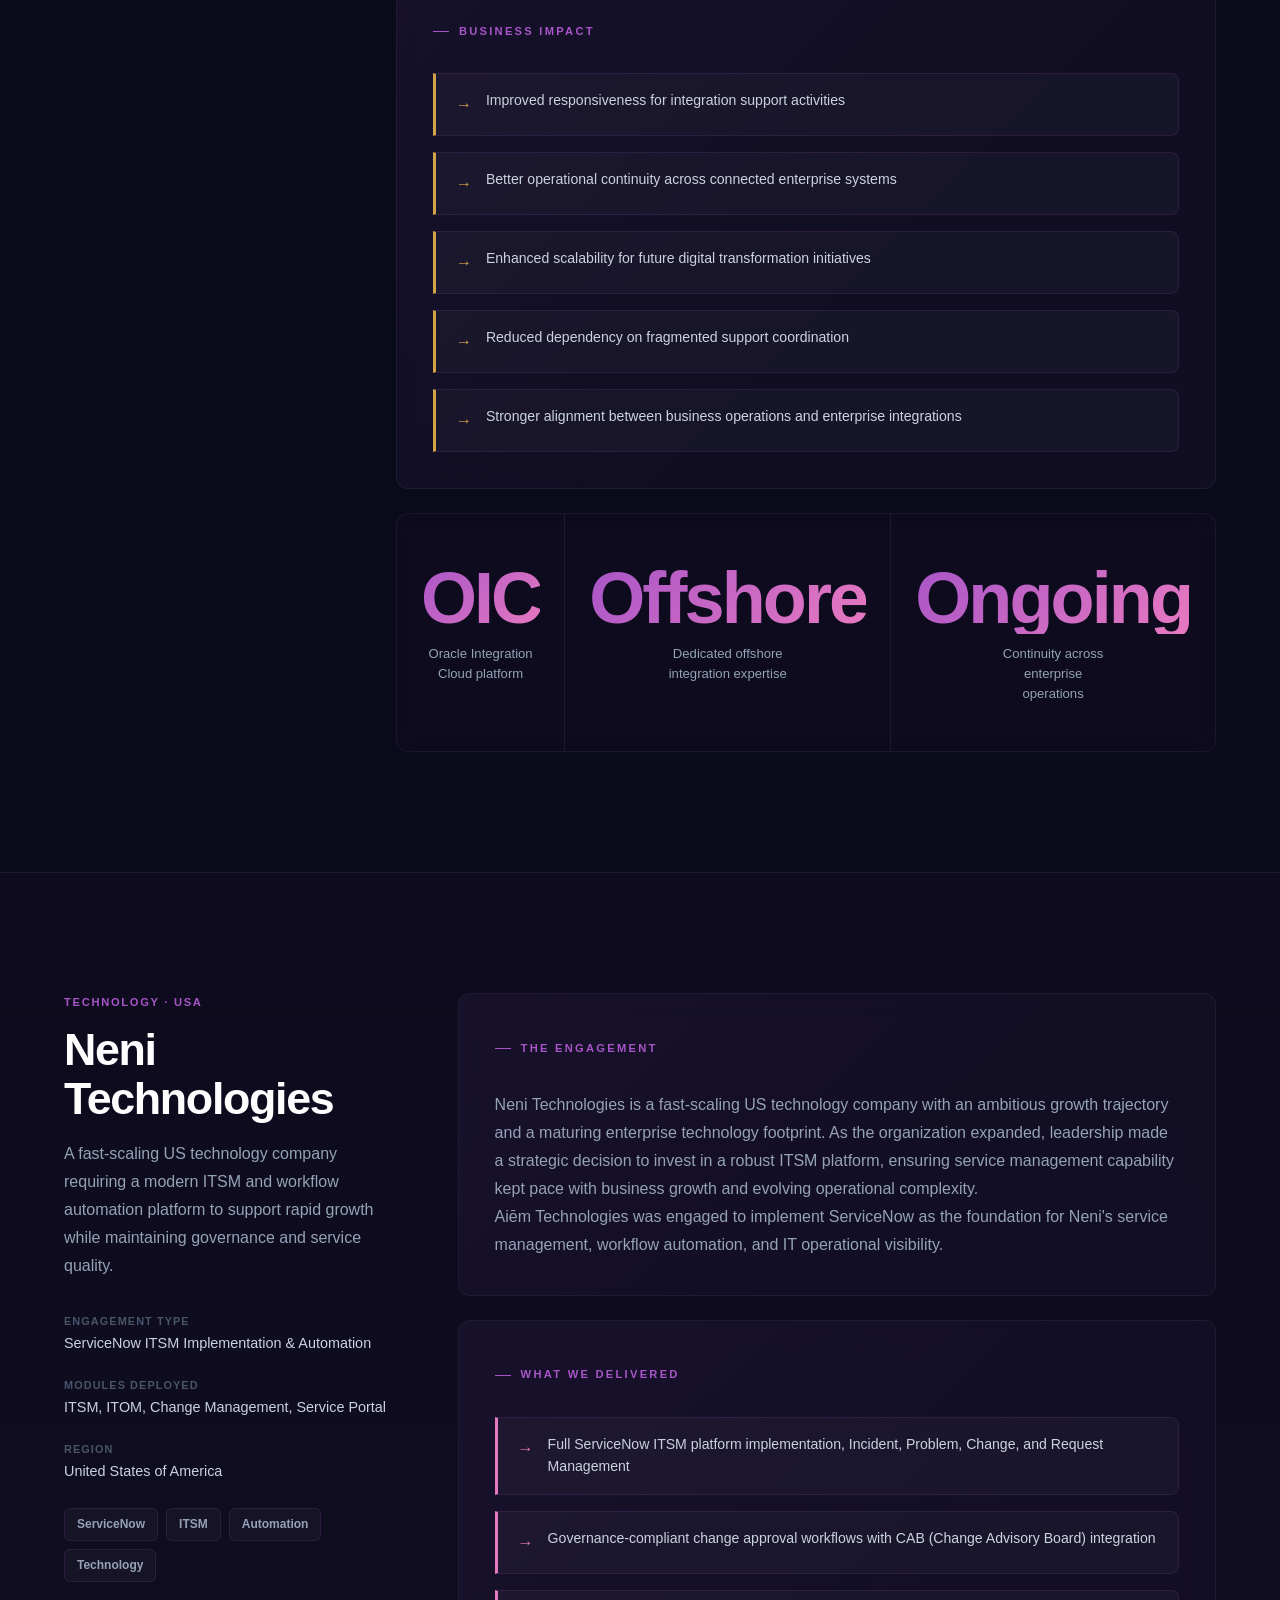
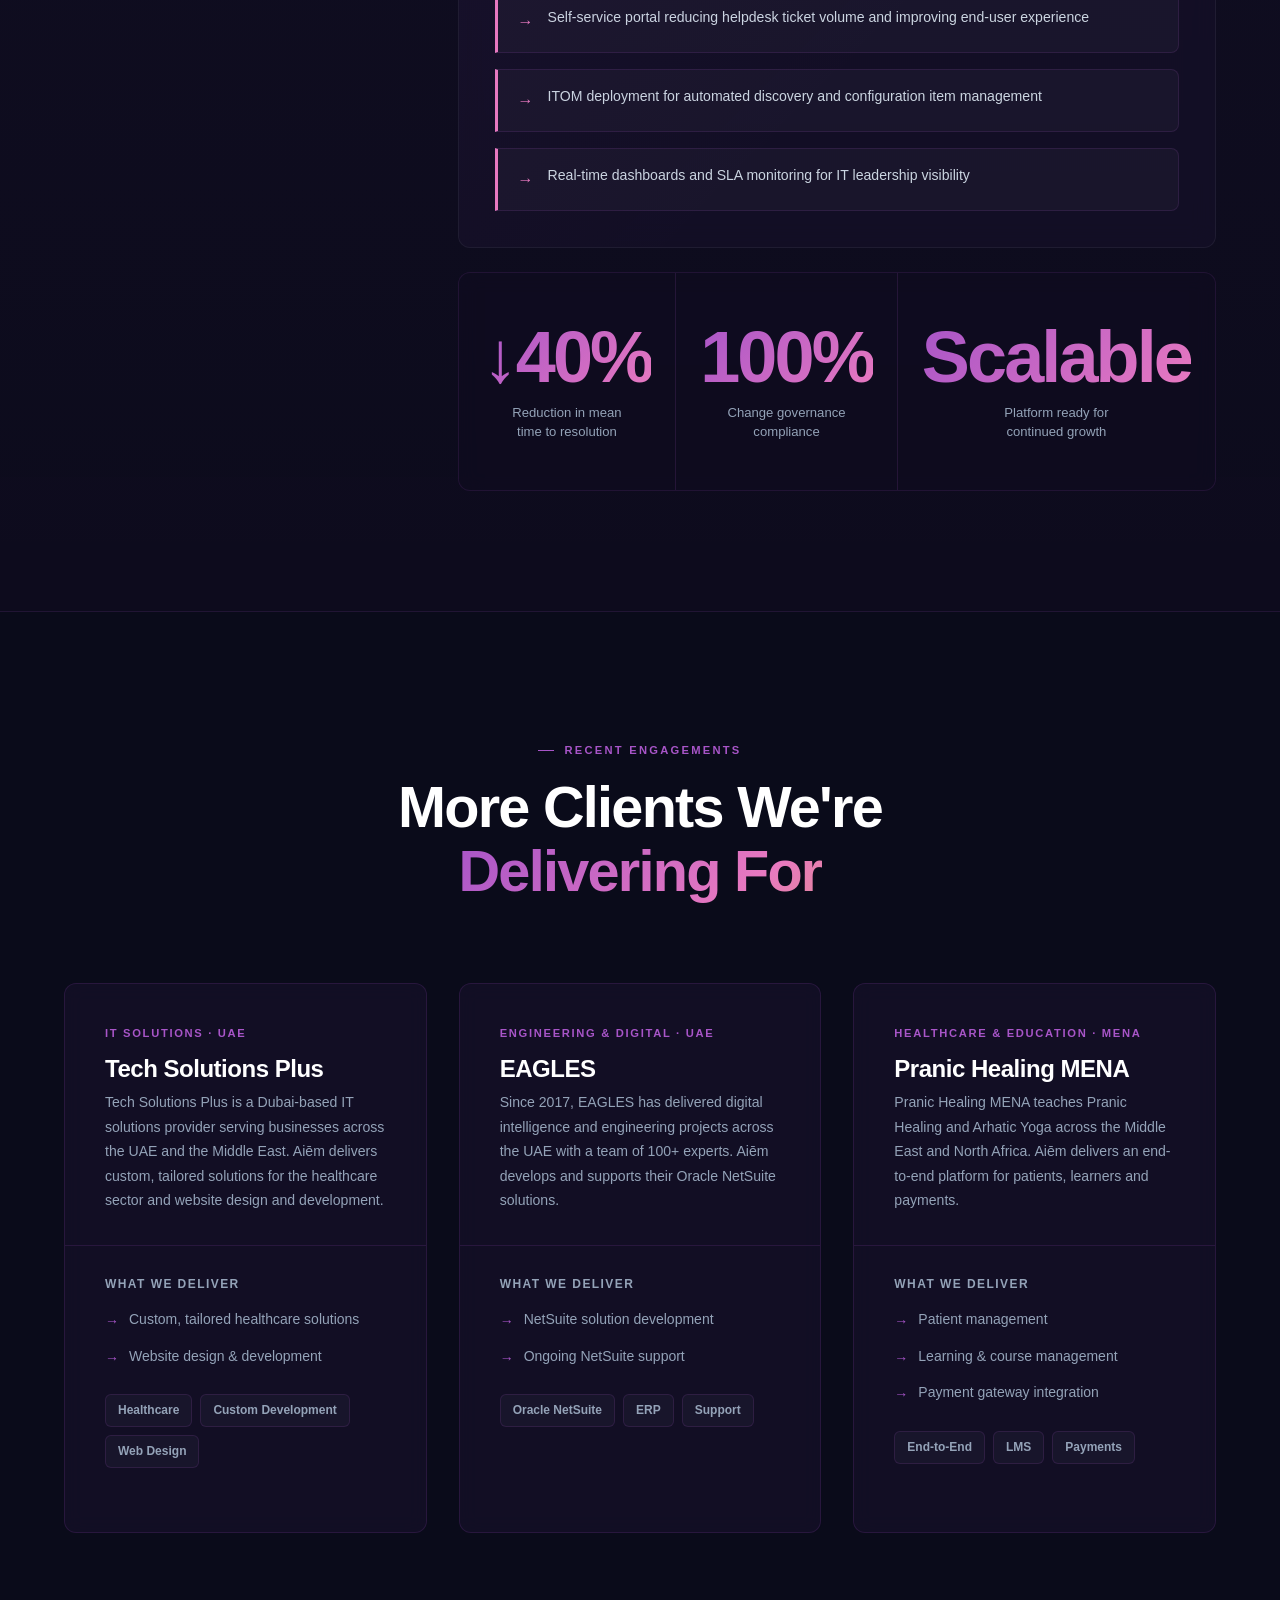
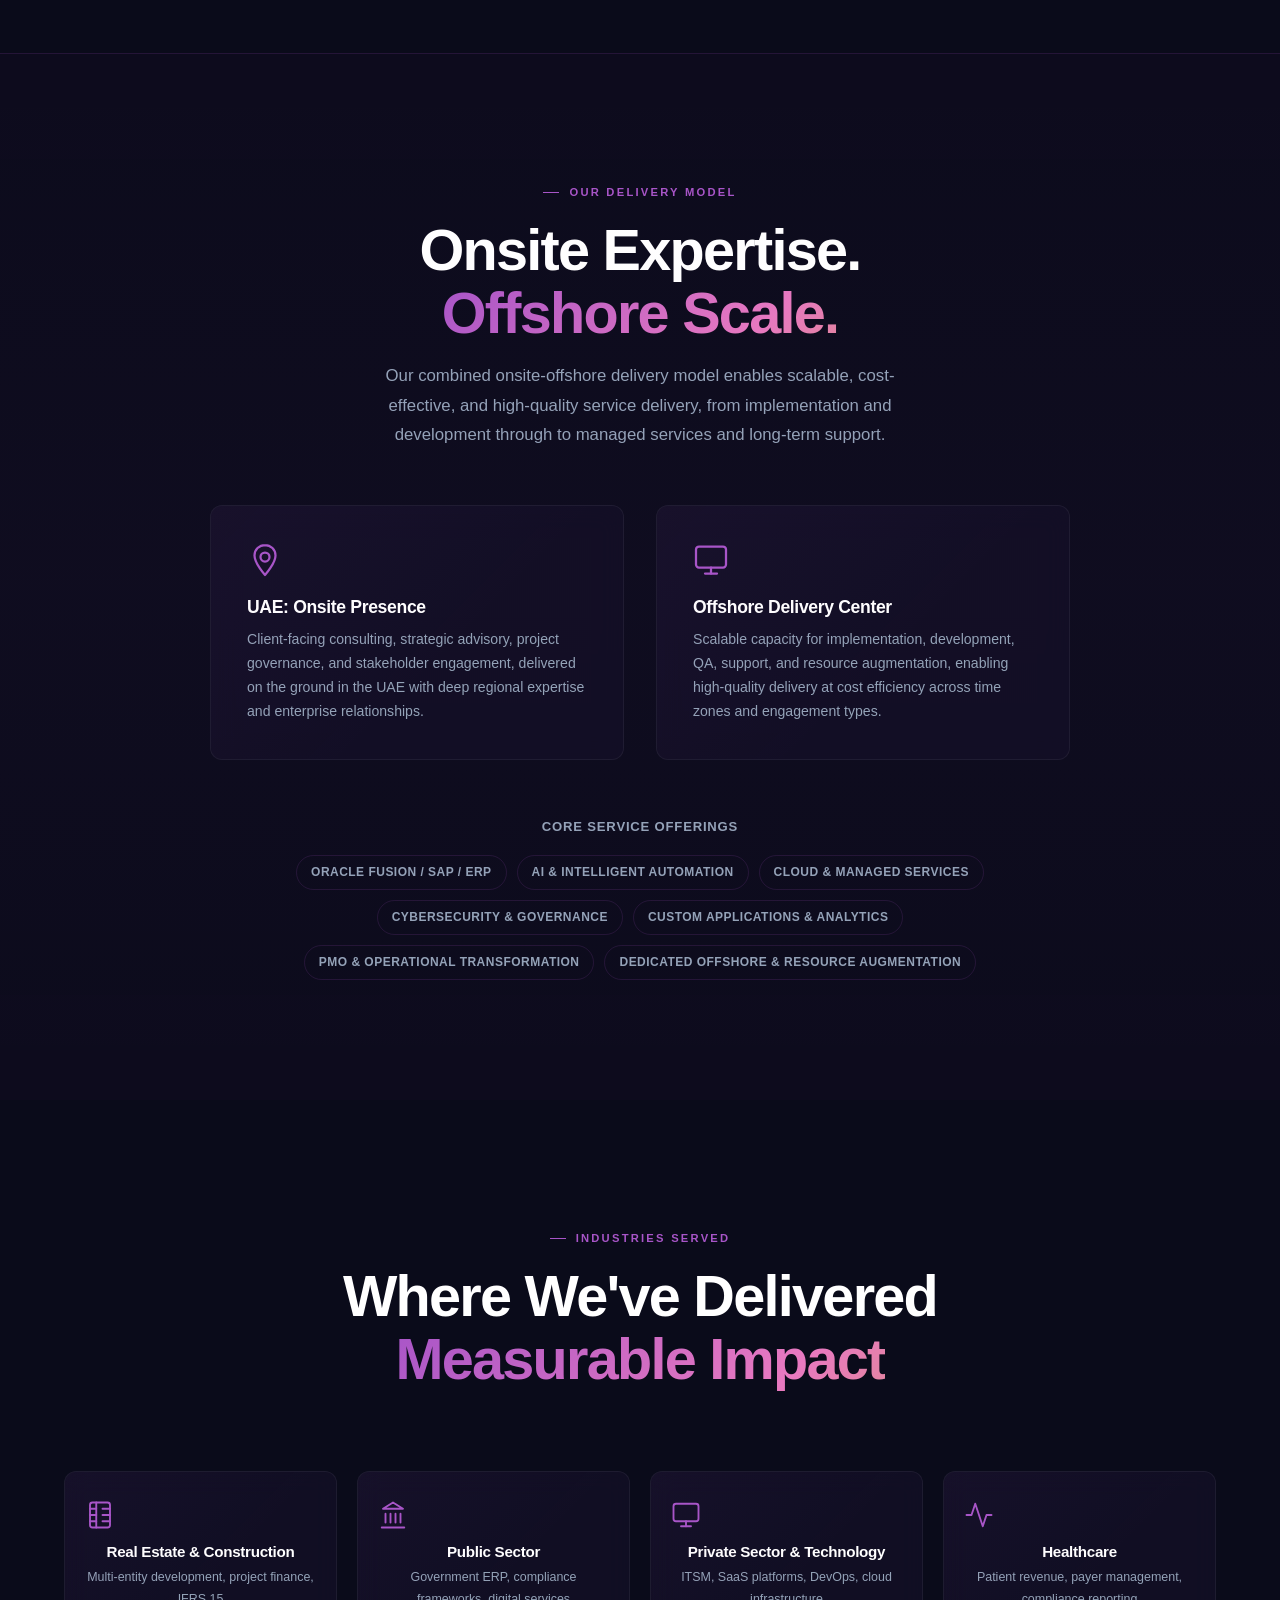
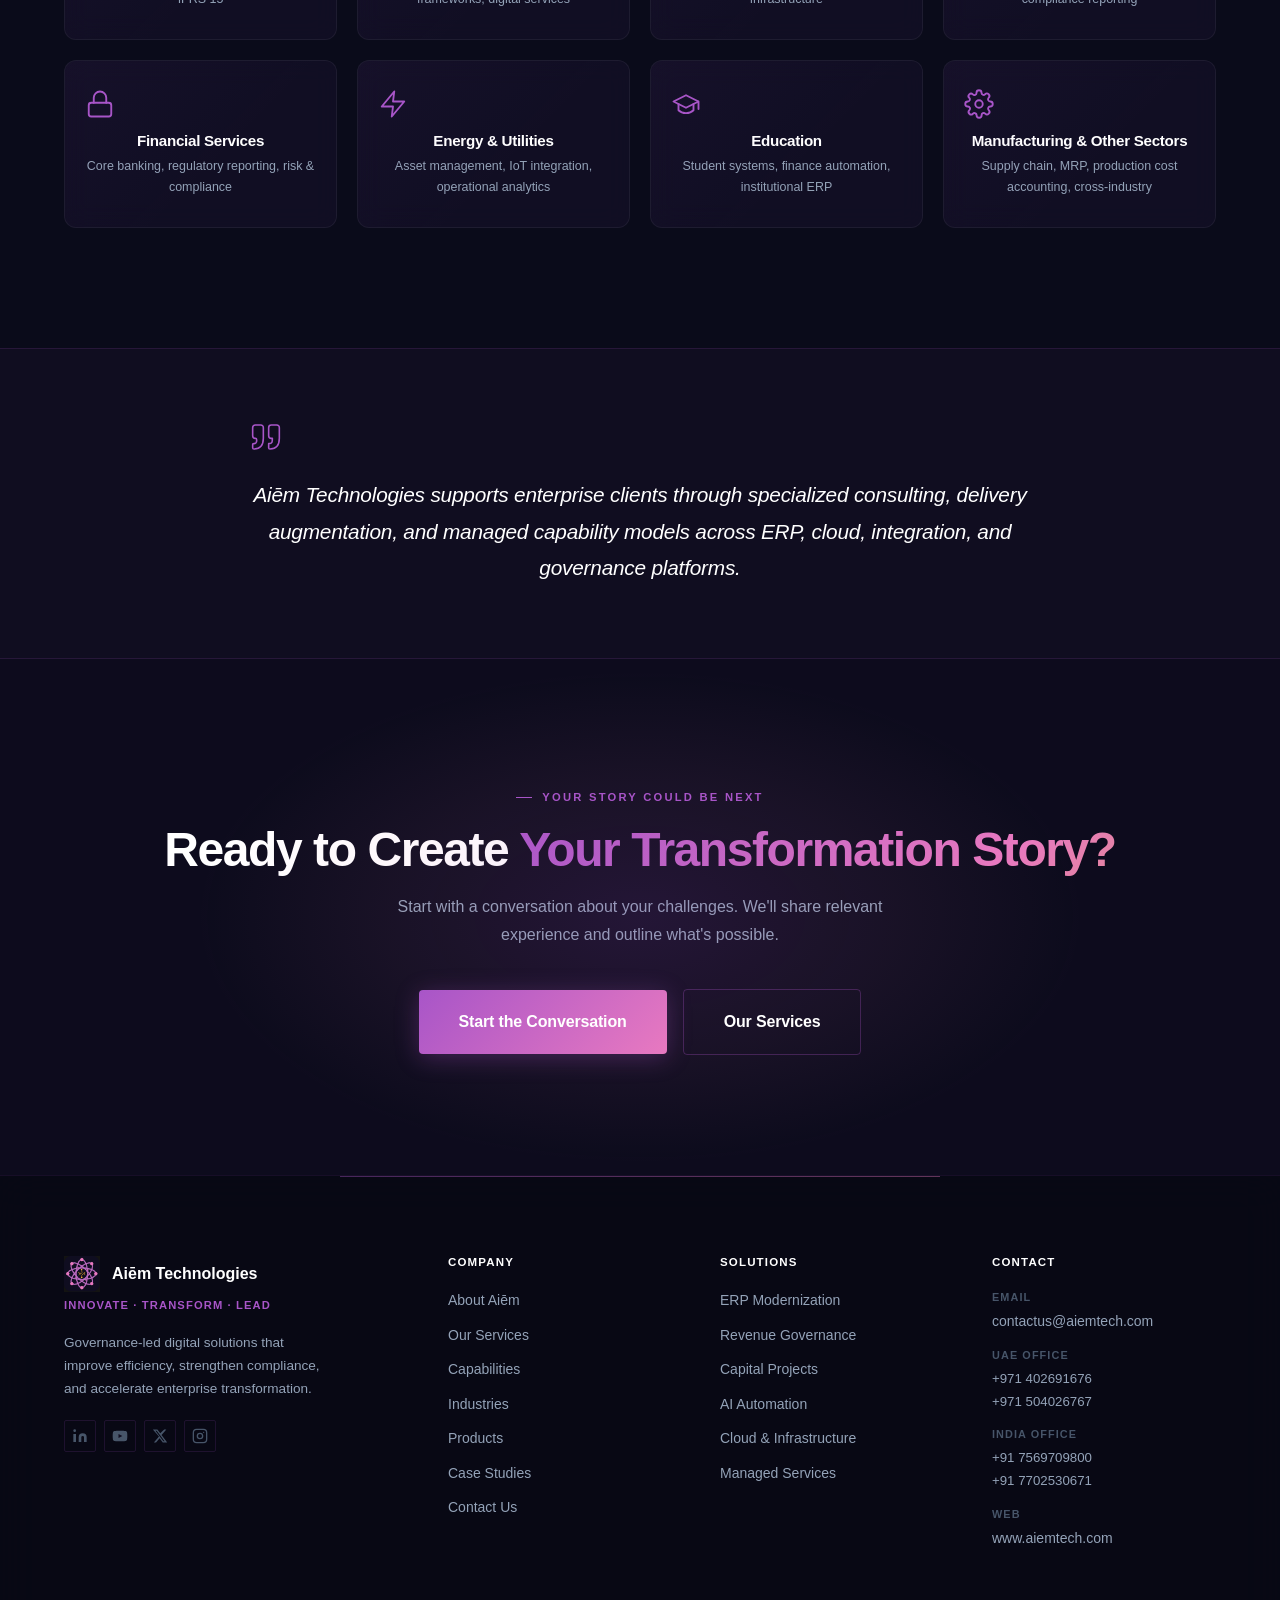
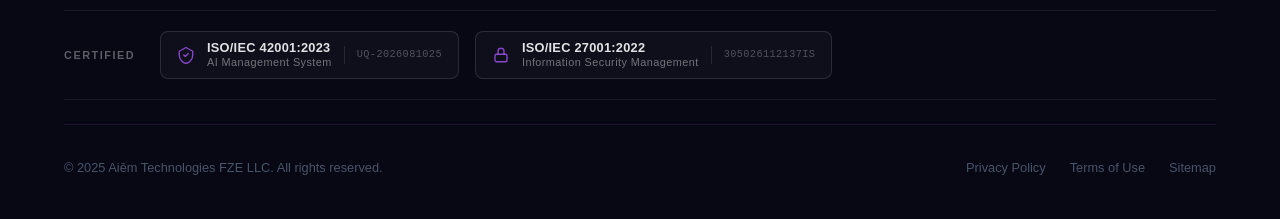
<file: case-studies.html>
<!DOCTYPE html>
<html lang="en">
<head>
  <meta charset="UTF-8">
  <meta name="viewport" content="width=device-width, initial-scale=1.0">
  <meta http-equiv="X-Content-Type-Options" content="nosniff">
  <meta http-equiv="Content-Security-Policy" content="default-src 'self'; script-src 'self' 'unsafe-inline'; style-src 'self' 'unsafe-inline' https://fonts.googleapis.com; font-src 'self' https://fonts.gstatic.com; img-src 'self' data: https:; connect-src 'self' https://formspree.io; frame-ancestors 'none';">
  <meta http-equiv="Permissions-Policy" content="camera=(), microphone=(), geolocation=(), payment=()">
  <meta name="referrer" content="strict-origin-when-cross-origin">
  <title>Case Studies | Aiēm Technologies</title>
  <meta name="description" content="Aiēm Technologies case studies, Eagle Hills UAE (Oracle Integration Cloud) and Neni Technologies USA (ServiceNow), real transformation results for real enterprises.">
  <link rel="canonical" href="https://www.aiemtech.com/case-studies.html">

  <link rel="preconnect" href="https://fonts.googleapis.com">
  <link rel="preconnect" href="https://fonts.gstatic.com" crossorigin>
  <link href="https://fonts.googleapis.com/css2?family=Inter:wght@300;400;500;600;700;800;900&display=swap" rel="stylesheet">
  <link rel="stylesheet" href="assets/css/main.css?v=5">
</head>
<body>
  <a href="#main" class="skip-link">Skip to main content</a>
  <canvas id="particles" aria-hidden="true"></canvas>
  <div id="navbar"></div>

  <main id="main">

    <!-- PAGE HERO -->
    <section class="page-hero">
      <div class="container">
        <span class="page-hero-eyebrow">Case Studies</span>
        <h1>Transformation<br><span class="gradient-text">in Practice</span></h1>
        <p>Aiēm Technologies is a full-spectrum technology consulting firm with onsite presence in the UAE and an Offshore Delivery Center that scales across implementation, support, and managed service engagements. These are real results, from clients who trusted us with their transformation.</p>
      </div>
    </section>

    <!-- CASE STUDY 1: EAGLE HILLS -->
    <section>
      <div class="container">
        <div style="display:grid;grid-template-columns:1fr 2fr;gap:64px;align-items:start;">
          <div class="reveal-left">
            <span class="case-category">Real Estate · UAE</span>
            <h2 style="font-size:clamp(2rem,3.5vw,3rem);margin-top:12px;">Eagle Hills</h2>
            <p class="mt-16">Aiēm Technologies supported the client through an offshore Oracle Integration Cloud (OIC) engagement by providing specialised integration expertise aligned to enterprise support and transformation initiatives.</p>
            <div class="mt-32">
              <div style="margin-bottom:20px;">
                <p class="footer-contact-label">Engagement Type</p>
                <p style="font-size:0.9rem;color:var(--color-gray-light);">Oracle Integration Cloud (OIC): Offshore Support &amp; Integration Expertise</p>
              </div>
              <div style="margin-bottom:20px;">
                <p class="footer-contact-label">Scope</p>
                <p style="font-size:0.9rem;color:var(--color-gray-light);">OIC Development, Integration Monitoring, Enterprise Application Coordination</p>
              </div>
              <div>
                <p class="footer-contact-label">Region</p>
                <p style="font-size:0.9rem;color:var(--color-gray-light);">United Arab Emirates</p>
              </div>
            </div>
            <div class="platform-tags mt-24">
              <span class="platform-tag">Oracle OIC</span>
              <span class="platform-tag">Integration Support</span>
              <span class="platform-tag">Enterprise Integration</span>
              <span class="platform-tag">Offshore Delivery</span>
            </div>
          </div>

          <div class="reveal-right">
            <div class="card card-accent" style="margin-bottom:24px;">
              <span class="eyebrow">The Engagement</span>
              <p class="mt-16">Aiēm Technologies supported the client through an offshore Oracle Integration Cloud (OIC) delivery engagement by providing specialised integration expertise aligned to enterprise support and transformation initiatives.</p>
              <p class="mt-12">Our consultant worked closely with client stakeholders and implementation teams to support OIC development and operational continuity across the client's enterprise integration landscape.</p>
            </div>

            <div class="card card-accent-gold" style="margin-bottom:24px;">
              <span class="eyebrow">How We Supported</span>
              <ul class="outcomes-list mt-16">
                <li class="outcome-item gold">
                  <span class="outcome-check">→</span>
                  <p>Oracle Integration Cloud (OIC) development and support activities</p>
                </li>
                <li class="outcome-item gold">
                  <span class="outcome-check">→</span>
                  <p>Integration monitoring and issue resolution</p>
                </li>
                <li class="outcome-item gold">
                  <span class="outcome-check">→</span>
                  <p>Coordination across enterprise applications and business workflows</p>
                </li>
                <li class="outcome-item gold">
                  <span class="outcome-check">→</span>
                  <p>Stabilisation of integration operations for ongoing business continuity</p>
                </li>
                <li class="outcome-item gold">
                  <span class="outcome-check">→</span>
                  <p>Knowledge alignment with evolving enterprise integration standards</p>
                </li>
              </ul>
            </div>

            <div class="card card-accent-gold" style="margin-bottom:24px;">
              <span class="eyebrow">Business Impact</span>
              <ul class="outcomes-list mt-16">
                <li class="outcome-item gold">
                  <span class="outcome-check">→</span>
                  <p>Improved responsiveness for integration support activities</p>
                </li>
                <li class="outcome-item gold">
                  <span class="outcome-check">→</span>
                  <p>Better operational continuity across connected enterprise systems</p>
                </li>
                <li class="outcome-item gold">
                  <span class="outcome-check">→</span>
                  <p>Enhanced scalability for future digital transformation initiatives</p>
                </li>
                <li class="outcome-item gold">
                  <span class="outcome-check">→</span>
                  <p>Reduced dependency on fragmented support coordination</p>
                </li>
                <li class="outcome-item gold">
                  <span class="outcome-check">→</span>
                  <p>Stronger alignment between business operations and enterprise integrations</p>
                </li>
              </ul>
            </div>

            <div class="stats-row reveal" style="grid-template-columns:repeat(3,1fr);">
              <div class="stat-item">
                <span class="stat-number gradient-text-gold">OIC</span>
                <p class="stat-label">Oracle Integration Cloud platform</p>
              </div>
              <div class="stat-item">
                <span class="stat-number">Offshore</span>
                <p class="stat-label">Dedicated offshore integration expertise</p>
              </div>
              <div class="stat-item">
                <span class="stat-number gradient-text-gold">Ongoing</span>
                <p class="stat-label">Continuity across enterprise operations</p>
              </div>
            </div>
          </div>
        </div>
      </div>
    </section>

    <hr class="divider">

    <!-- CASE STUDY 2: NENI TECHNOLOGIES -->
    <section class="section-alt">
      <div class="container">
        <div style="display:grid;grid-template-columns:1fr 2fr;gap:64px;align-items:start;">
          <div class="reveal-left">
            <span class="case-category">Technology · USA</span>
            <h2 style="font-size:clamp(2rem,3.5vw,3rem);margin-top:12px;">Neni Technologies</h2>
            <p class="mt-16">A fast-scaling US technology company requiring a modern ITSM and workflow automation platform to support rapid growth while maintaining governance and service quality.</p>
            <div class="mt-32">
              <div style="margin-bottom:20px;">
                <p class="footer-contact-label">Engagement Type</p>
                <p style="font-size:0.9rem;color:var(--color-gray-light);">ServiceNow ITSM Implementation &amp; Automation</p>
              </div>
              <div style="margin-bottom:20px;">
                <p class="footer-contact-label">Modules Deployed</p>
                <p style="font-size:0.9rem;color:var(--color-gray-light);">ITSM, ITOM, Change Management, Service Portal</p>
              </div>
              <div>
                <p class="footer-contact-label">Region</p>
                <p style="font-size:0.9rem;color:var(--color-gray-light);">United States of America</p>
              </div>
            </div>
            <div class="platform-tags mt-24">
              <span class="platform-tag">ServiceNow</span>
              <span class="platform-tag">ITSM</span>
              <span class="platform-tag">Automation</span>
              <span class="platform-tag">Technology</span>
            </div>
          </div>

          <div class="reveal-right">
            <div class="card card-accent" style="margin-bottom:24px;">
              <span class="eyebrow">The Engagement</span>
              <p class="mt-16">Neni Technologies is a fast-scaling US technology company with an ambitious growth trajectory and a maturing enterprise technology footprint. As the organization expanded, leadership made a strategic decision to invest in a robust ITSM platform, ensuring service management capability kept pace with business growth and evolving operational complexity.</p>
              <p class="mt-12">Aiēm Technologies was engaged to implement ServiceNow as the foundation for Neni's service management, workflow automation, and IT operational visibility.</p>
            </div>

            <div class="card card-accent-pink" style="margin-bottom:24px;">
              <span class="eyebrow">What We Delivered</span>
              <ul class="outcomes-list mt-16">
                <li class="outcome-item pink">
                  <span class="outcome-check">→</span>
                  <p>Full ServiceNow ITSM platform implementation, Incident, Problem, Change, and Request Management</p>
                </li>
                <li class="outcome-item pink">
                  <span class="outcome-check">→</span>
                  <p>Governance-compliant change approval workflows with CAB (Change Advisory Board) integration</p>
                </li>
                <li class="outcome-item pink">
                  <span class="outcome-check">→</span>
                  <p>Self-service portal reducing helpdesk ticket volume and improving end-user experience</p>
                </li>
                <li class="outcome-item pink">
                  <span class="outcome-check">→</span>
                  <p>ITOM deployment for automated discovery and configuration item management</p>
                </li>
                <li class="outcome-item pink">
                  <span class="outcome-check">→</span>
                  <p>Real-time dashboards and SLA monitoring for IT leadership visibility</p>
                </li>
              </ul>
            </div>

            <div class="stats-row reveal" style="grid-template-columns:repeat(3,1fr);">
              <div class="stat-item">
                <span class="stat-number">↓40%</span>
                <p class="stat-label">Reduction in mean time to resolution</p>
              </div>
              <div class="stat-item">
                <span class="stat-number gradient-text-gold">100%</span>
                <p class="stat-label">Change governance compliance</p>
              </div>
              <div class="stat-item">
                <span class="stat-number">Scalable</span>
                <p class="stat-label">Platform ready for continued growth</p>
              </div>
            </div>
          </div>
        </div>
      </div>
    </section>

    <!-- RECENT ENGAGEMENTS: TECH SOLUTIONS PLUS · EAGLES · PRANIC HEALING MENA -->
    <section id="recent-engagements" style="border-top: 1px solid var(--color-border);">
      <div class="container">
        <div class="section-header reveal">
          <span class="eyebrow">Recent Engagements</span>
          <h2>More Clients We're <span class="gradient-text">Delivering For</span></h2>
        </div>

        <div class="grid-3">
          <div class="case-card reveal" id="techsolutionsplus">
            <div class="case-card-header">
              <span class="case-category">IT Solutions · UAE</span>
              <h3>Tech Solutions Plus</h3>
              <p>Tech Solutions Plus is a Dubai-based IT solutions provider serving businesses across the UAE and the Middle East. Aiēm delivers custom, tailored solutions for the healthcare sector and website design and development.</p>
            </div>
            <div class="case-card-body">
              <div class="case-outcomes">
                <h4>What We Deliver</h4>
                <ul>
                  <li>Custom, tailored healthcare solutions</li>
                  <li>Website design &amp; development</li>
                </ul>
              </div>
              <div class="platform-tags mt-24">
                <span class="platform-tag">Healthcare</span>
                <span class="platform-tag">Custom Development</span>
                <span class="platform-tag">Web Design</span>
              </div>
            </div>
          </div>

          <div class="case-card reveal delay-1" id="eagles">
            <div class="case-card-header">
              <span class="case-category">Engineering &amp; Digital · UAE</span>
              <h3>EAGLES</h3>
              <p>Since 2017, EAGLES has delivered digital intelligence and engineering projects across the UAE with a team of 100+ experts. Aiēm develops and supports their Oracle NetSuite solutions.</p>
            </div>
            <div class="case-card-body">
              <div class="case-outcomes">
                <h4>What We Deliver</h4>
                <ul>
                  <li>NetSuite solution development</li>
                  <li>Ongoing NetSuite support</li>
                </ul>
              </div>
              <div class="platform-tags mt-24">
                <span class="platform-tag">Oracle NetSuite</span>
                <span class="platform-tag">ERP</span>
                <span class="platform-tag">Support</span>
              </div>
            </div>
          </div>

          <div class="case-card reveal delay-2" id="pranic-healing">
            <div class="case-card-header">
              <span class="case-category">Healthcare &amp; Education · MENA</span>
              <h3>Pranic Healing MENA</h3>
              <p>Pranic Healing MENA teaches Pranic Healing and Arhatic Yoga across the Middle East and North Africa. Aiēm delivers an end-to-end platform for patients, learners and payments.</p>
            </div>
            <div class="case-card-body">
              <div class="case-outcomes">
                <h4>What We Deliver</h4>
                <ul>
                  <li>Patient management</li>
                  <li>Learning &amp; course management</li>
                  <li>Payment gateway integration</li>
                </ul>
              </div>
              <div class="platform-tags mt-24">
                <span class="platform-tag">End-to-End</span>
                <span class="platform-tag">LMS</span>
                <span class="platform-tag">Payments</span>
              </div>
            </div>
          </div>
        </div>
      </div>
    </section>

    <!-- DELIVERY MODEL -->
    <section class="section-alt" style="border-top: 1px solid var(--color-border);">
      <div class="container">
        <div class="section-header reveal" style="text-align:center; margin-bottom: 56px;">
          <span class="eyebrow">Our Delivery Model</span>
          <h2>Onsite Expertise.<br><span class="gradient-text">Offshore Scale.</span></h2>
          <p style="max-width:560px; margin: 1rem auto 0;">Our combined onsite-offshore delivery model enables scalable, cost-effective, and high-quality service delivery, from implementation and development through to managed services and long-term support.</p>
        </div>
        <div style="display:grid;grid-template-columns:1fr 1fr;gap:32px;max-width:860px;margin:0 auto 56px;">
          <div class="card card-accent reveal-left" style="padding:36px;">
            <div style="color:var(--color-orchid);margin-bottom:20px;">
              <svg width="36" height="36" viewBox="0 0 24 24" fill="none" stroke="currentColor" stroke-width="1.5" stroke-linecap="round" stroke-linejoin="round" aria-hidden="true"><circle cx="12" cy="10" r="3"/><path d="M12 2C8.13 2 5 5.13 5 9c0 5.25 7 13 7 13s7-7.75 7-13c0-3.87-3.13-7-7-7z"/></svg>
            </div>
            <h4 style="font-size:1.1rem;margin-bottom:10px;">UAE: Onsite Presence</h4>
            <p style="font-size:0.88rem;line-height:1.7;color:var(--color-gray);">Client-facing consulting, strategic advisory, project governance, and stakeholder engagement, delivered on the ground in the UAE with deep regional expertise and enterprise relationships.</p>
          </div>
          <div class="card card-accent reveal-right" style="padding:36px;">
            <div style="color:var(--color-orchid);margin-bottom:20px;">
              <svg width="36" height="36" viewBox="0 0 24 24" fill="none" stroke="currentColor" stroke-width="1.5" stroke-linecap="round" stroke-linejoin="round" aria-hidden="true"><rect x="2" y="3" width="20" height="14" rx="2"/><line x1="8" y1="21" x2="16" y2="21"/><line x1="12" y1="17" x2="12" y2="21"/></svg>
            </div>
            <h4 style="font-size:1.1rem;margin-bottom:10px;">Offshore Delivery Center</h4>
            <p style="font-size:0.88rem;line-height:1.7;color:var(--color-gray);">Scalable capacity for implementation, development, QA, support, and resource augmentation, enabling high-quality delivery at cost efficiency across time zones and engagement types.</p>
          </div>
        </div>
        <div class="reveal" style="text-align:center;">
          <p style="font-size:0.82rem;letter-spacing:0.06em;text-transform:uppercase;font-weight:700;color:var(--color-gray);margin-bottom:16px;">Core Service Offerings</p>
          <div style="display:flex;flex-wrap:wrap;gap:10px;justify-content:center;max-width:760px;margin:0 auto;">
            <span style="font-size:0.75rem;font-weight:600;letter-spacing:0.04em;text-transform:uppercase;padding:6px 14px;border:1px solid var(--color-border);border-radius:100px;color:var(--color-gray);">Oracle Fusion / SAP / ERP</span>
            <span style="font-size:0.75rem;font-weight:600;letter-spacing:0.04em;text-transform:uppercase;padding:6px 14px;border:1px solid var(--color-border);border-radius:100px;color:var(--color-gray);">AI &amp; Intelligent Automation</span>
            <span style="font-size:0.75rem;font-weight:600;letter-spacing:0.04em;text-transform:uppercase;padding:6px 14px;border:1px solid var(--color-border);border-radius:100px;color:var(--color-gray);">Cloud &amp; Managed Services</span>
            <span style="font-size:0.75rem;font-weight:600;letter-spacing:0.04em;text-transform:uppercase;padding:6px 14px;border:1px solid var(--color-border);border-radius:100px;color:var(--color-gray);">Cybersecurity &amp; Governance</span>
            <span style="font-size:0.75rem;font-weight:600;letter-spacing:0.04em;text-transform:uppercase;padding:6px 14px;border:1px solid var(--color-border);border-radius:100px;color:var(--color-gray);">Custom Applications &amp; Analytics</span>
            <span style="font-size:0.75rem;font-weight:600;letter-spacing:0.04em;text-transform:uppercase;padding:6px 14px;border:1px solid var(--color-border);border-radius:100px;color:var(--color-gray);">PMO &amp; Operational Transformation</span>
            <span style="font-size:0.75rem;font-weight:600;letter-spacing:0.04em;text-transform:uppercase;padding:6px 14px;border:1px solid var(--color-border);border-radius:100px;color:var(--color-gray);">Dedicated Offshore &amp; Resource Augmentation</span>
          </div>
        </div>
      </div>
    </section>

    <!-- INDUSTRIES -->
    <section id="industries">
      <div class="container">
        <div class="section-header reveal">
          <span class="eyebrow">Industries Served</span>
          <h2>Where We've Delivered<br><span class="gradient-text">Measurable Impact</span></h2>
        </div>
        <div style="display:grid;grid-template-columns:repeat(4,1fr);gap:20px;">
          <div id="ind-realestate" class="card reveal delay-1" style="text-align:center;padding:28px 20px;">
            <div style="color:var(--color-orchid);margin-bottom:14px;"><svg width="30" height="30" viewBox="0 0 24 24" fill="none" stroke="currentColor" stroke-width="1.5" stroke-linecap="round" stroke-linejoin="round" aria-hidden="true"><rect x="4" y="2" width="16" height="20" rx="2"/><line x1="9" y1="22" x2="9" y2="2"/><line x1="4" y1="7" x2="9" y2="7"/><line x1="4" y1="12" x2="9" y2="12"/><line x1="4" y1="17" x2="9" y2="17"/><line x1="14" y1="7" x2="20" y2="7"/><line x1="14" y1="12" x2="20" y2="12"/><line x1="14" y1="17" x2="20" y2="17"/></svg></div>
            <h4 style="font-size:0.95rem;">Real Estate &amp; Construction</h4>
            <p style="font-size:0.78rem;margin-top:6px;">Multi-entity development, project finance, IFRS 15</p>
          </div>
          <div id="ind-public-sector" class="card reveal delay-2" style="text-align:center;padding:28px 20px;">
            <div style="color:var(--color-orchid);margin-bottom:14px;"><svg width="30" height="30" viewBox="0 0 24 24" fill="none" stroke="currentColor" stroke-width="1.5" stroke-linecap="round" stroke-linejoin="round" aria-hidden="true"><line x1="3" y1="22" x2="21" y2="22"/><line x1="6" y1="18" x2="6" y2="11"/><line x1="10" y1="18" x2="10" y2="11"/><line x1="14" y1="18" x2="14" y2="11"/><line x1="18" y1="18" x2="18" y2="11"/><polygon points="12 2 20 7 4 7"/></svg></div>
            <h4 style="font-size:0.95rem;">Public Sector</h4>
            <p style="font-size:0.78rem;margin-top:6px;">Government ERP, compliance frameworks, digital services</p>
          </div>
          <div id="ind-private-sector" class="card reveal delay-3" style="text-align:center;padding:28px 20px;">
            <div style="color:var(--color-orchid);margin-bottom:14px;"><svg width="30" height="30" viewBox="0 0 24 24" fill="none" stroke="currentColor" stroke-width="1.5" stroke-linecap="round" stroke-linejoin="round" aria-hidden="true"><rect x="2" y="3" width="20" height="14" rx="2"/><line x1="8" y1="21" x2="16" y2="21"/><line x1="12" y1="17" x2="12" y2="21"/></svg></div>
            <h4 style="font-size:0.95rem;">Private Sector &amp; Technology</h4>
            <p style="font-size:0.78rem;margin-top:6px;">ITSM, SaaS platforms, DevOps, cloud infrastructure</p>
          </div>
          <div id="ind-healthcare" class="card reveal delay-4" style="text-align:center;padding:28px 20px;">
            <div style="color:var(--color-orchid);margin-bottom:14px;"><svg width="30" height="30" viewBox="0 0 24 24" fill="none" stroke="currentColor" stroke-width="1.5" stroke-linecap="round" stroke-linejoin="round" aria-hidden="true"><polyline points="22 12 18 12 15 21 9 3 6 12 2 12"/></svg></div>
            <h4 style="font-size:0.95rem;">Healthcare</h4>
            <p style="font-size:0.78rem;margin-top:6px;">Patient revenue, payer management, compliance reporting</p>
          </div>
          <div id="ind-financial" class="card reveal delay-1" style="text-align:center;padding:28px 20px;">
            <div style="color:var(--color-orchid);margin-bottom:14px;"><svg width="30" height="30" viewBox="0 0 24 24" fill="none" stroke="currentColor" stroke-width="1.5" stroke-linecap="round" stroke-linejoin="round" aria-hidden="true"><rect x="3" y="11" width="18" height="11" rx="2"/><path d="M7 11V7a5 5 0 0 1 10 0v4"/></svg></div>
            <h4 style="font-size:0.95rem;">Financial Services</h4>
            <p style="font-size:0.78rem;margin-top:6px;">Core banking, regulatory reporting, risk &amp; compliance</p>
          </div>
          <div id="ind-energy" class="card reveal delay-2" style="text-align:center;padding:28px 20px;">
            <div style="color:var(--color-orchid);margin-bottom:14px;"><svg width="30" height="30" viewBox="0 0 24 24" fill="none" stroke="currentColor" stroke-width="1.5" stroke-linecap="round" stroke-linejoin="round" aria-hidden="true"><path d="M13 2L3 14h9l-1 8 10-12h-9l1-8z"/></svg></div>
            <h4 style="font-size:0.95rem;">Energy &amp; Utilities</h4>
            <p style="font-size:0.78rem;margin-top:6px;">Asset management, IoT integration, operational analytics</p>
          </div>
          <div id="ind-education" class="card reveal delay-3" style="text-align:center;padding:28px 20px;">
            <div style="color:var(--color-orchid);margin-bottom:14px;"><svg width="30" height="30" viewBox="0 0 24 24" fill="none" stroke="currentColor" stroke-width="1.5" stroke-linecap="round" stroke-linejoin="round" aria-hidden="true"><path d="M22 10v6M2 10l10-5 10 5-10 5z"/><path d="M6 12v5c3 3 9 3 12 0v-5"/></svg></div>
            <h4 style="font-size:0.95rem;">Education</h4>
            <p style="font-size:0.78rem;margin-top:6px;">Student systems, finance automation, institutional ERP</p>
          </div>
          <div id="ind-other" class="card reveal delay-4" style="text-align:center;padding:28px 20px;">
            <div style="color:var(--color-orchid);margin-bottom:14px;"><svg width="30" height="30" viewBox="0 0 24 24" fill="none" stroke="currentColor" stroke-width="1.5" stroke-linecap="round" stroke-linejoin="round" aria-hidden="true"><circle cx="12" cy="12" r="3"/><path d="M19.4 15a1.65 1.65 0 0 0 .33 1.82l.06.06a2 2 0 0 1-2.83 2.83l-.06-.06a1.65 1.65 0 0 0-1.82-.33 1.65 1.65 0 0 0-1 1.51V21a2 2 0 0 1-4 0v-.09A1.65 1.65 0 0 0 9 19.4a1.65 1.65 0 0 0-1.82.33l-.06.06a2 2 0 0 1-2.83-2.83l.06-.06A1.65 1.65 0 0 0 4.68 15a1.65 1.65 0 0 0-1.51-1H3a2 2 0 0 1 0-4h.09A1.65 1.65 0 0 0 4.6 9a1.65 1.65 0 0 0-.33-1.82l-.06-.06a2 2 0 0 1 2.83-2.83l.06.06A1.65 1.65 0 0 0 9 4.68a1.65 1.65 0 0 0 1-1.51V3a2 2 0 0 1 4 0v.09a1.65 1.65 0 0 0 1 1.51 1.65 1.65 0 0 0 1.82-.33l.06-.06a2 2 0 0 1 2.83 2.83l-.06.06A1.65 1.65 0 0 0 19.4 9a1.65 1.65 0 0 0 1.51 1H21a2 2 0 0 1 0 4h-.09a1.65 1.65 0 0 0-1.51 1z"/></svg></div>
            <h4 style="font-size:0.95rem;">Manufacturing &amp; Other Sectors</h4>
            <p style="font-size:0.78rem;margin-top:6px;">Supply chain, MRP, production cost accounting, cross-industry</p>
          </div>
        </div>
      </div>
    </section>

    <!-- COMPANY TAGLINE BANNER -->
    <section style="border-top: 1px solid var(--color-border); border-bottom: 1px solid var(--color-border); background: var(--color-bg2); padding: 72px 0;">
      <div class="container">
        <div class="reveal" style="max-width: 780px; margin: 0 auto; text-align: center;">
          <div style="color: var(--color-orchid); margin-bottom: 24px;">
            <svg width="32" height="32" viewBox="0 0 24 24" fill="none" stroke="currentColor" stroke-width="1.2" stroke-linecap="round" stroke-linejoin="round" aria-hidden="true"><path d="M3 21c3 0 7-1 7-8V5c0-1.25-.756-2.017-2-2H4c-1.25 0-2 .75-2 1.972V11c0 1.25.75 2 2 2 1 0 1 0 1 1v1c0 1-1 2-2 2s-1 .008-1 1.031V20c0 1 0 1 1 1z"/><path d="M15 21c3 0 7-1 7-8V5c0-1.25-.757-2.017-2-2h-4c-1.25 0-2 .75-2 1.972V11c0 1.25.75 2 2 2h.75c0 2.25.25 4-2.75 4v3c0 1 0 1 1 1z"/></svg>
          </div>
          <p style="font-size: clamp(1.05rem, 2vw, 1.3rem); line-height: 1.75; color: var(--color-white); font-weight: 400; font-style: italic; letter-spacing: -0.01em;">Aiēm Technologies supports enterprise clients through specialized consulting, delivery augmentation, and managed capability models across ERP, cloud, integration, and governance platforms.</p>
        </div>
      </div>
    </section>

    <!-- CTA -->
    <section class="cta-section section-alt">
      <div class="container">
        <span class="eyebrow reveal">Your Story Could Be Next</span>
        <h2 class="reveal delay-1">Ready to Create <span class="gradient-text">Your Transformation Story?</span></h2>
        <p class="reveal delay-2">Start with a conversation about your challenges. We'll share relevant experience and outline what's possible.</p>
        <div class="cta-actions reveal delay-3">
          <a href="contact.html" class="btn btn-primary btn-lg">Start the Conversation</a>
          <a href="services.html" class="btn btn-outline btn-lg">Our Services</a>
        </div>
      </div>
    </section>

  </main>

  <div id="footer"></div>
  <script src="assets/js/main.js?v=5"></script>
</body>
</html>
</file>
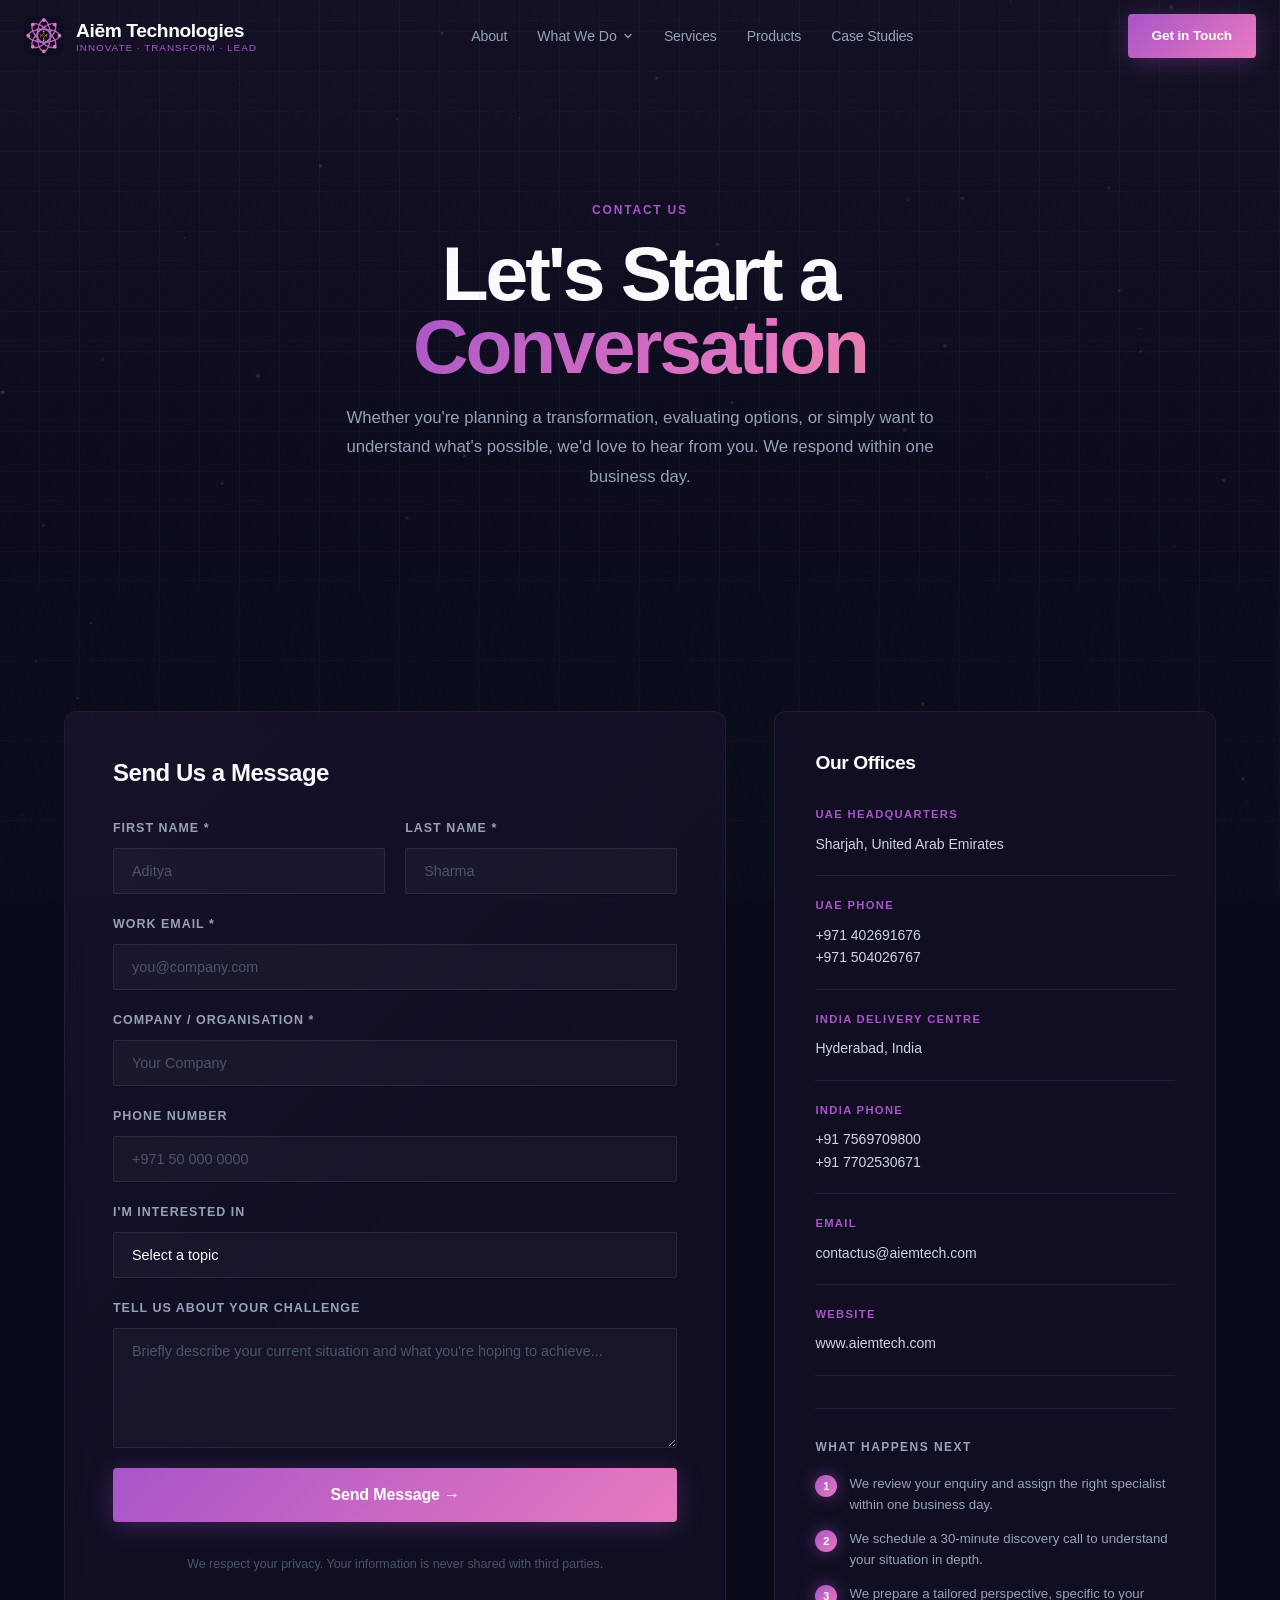
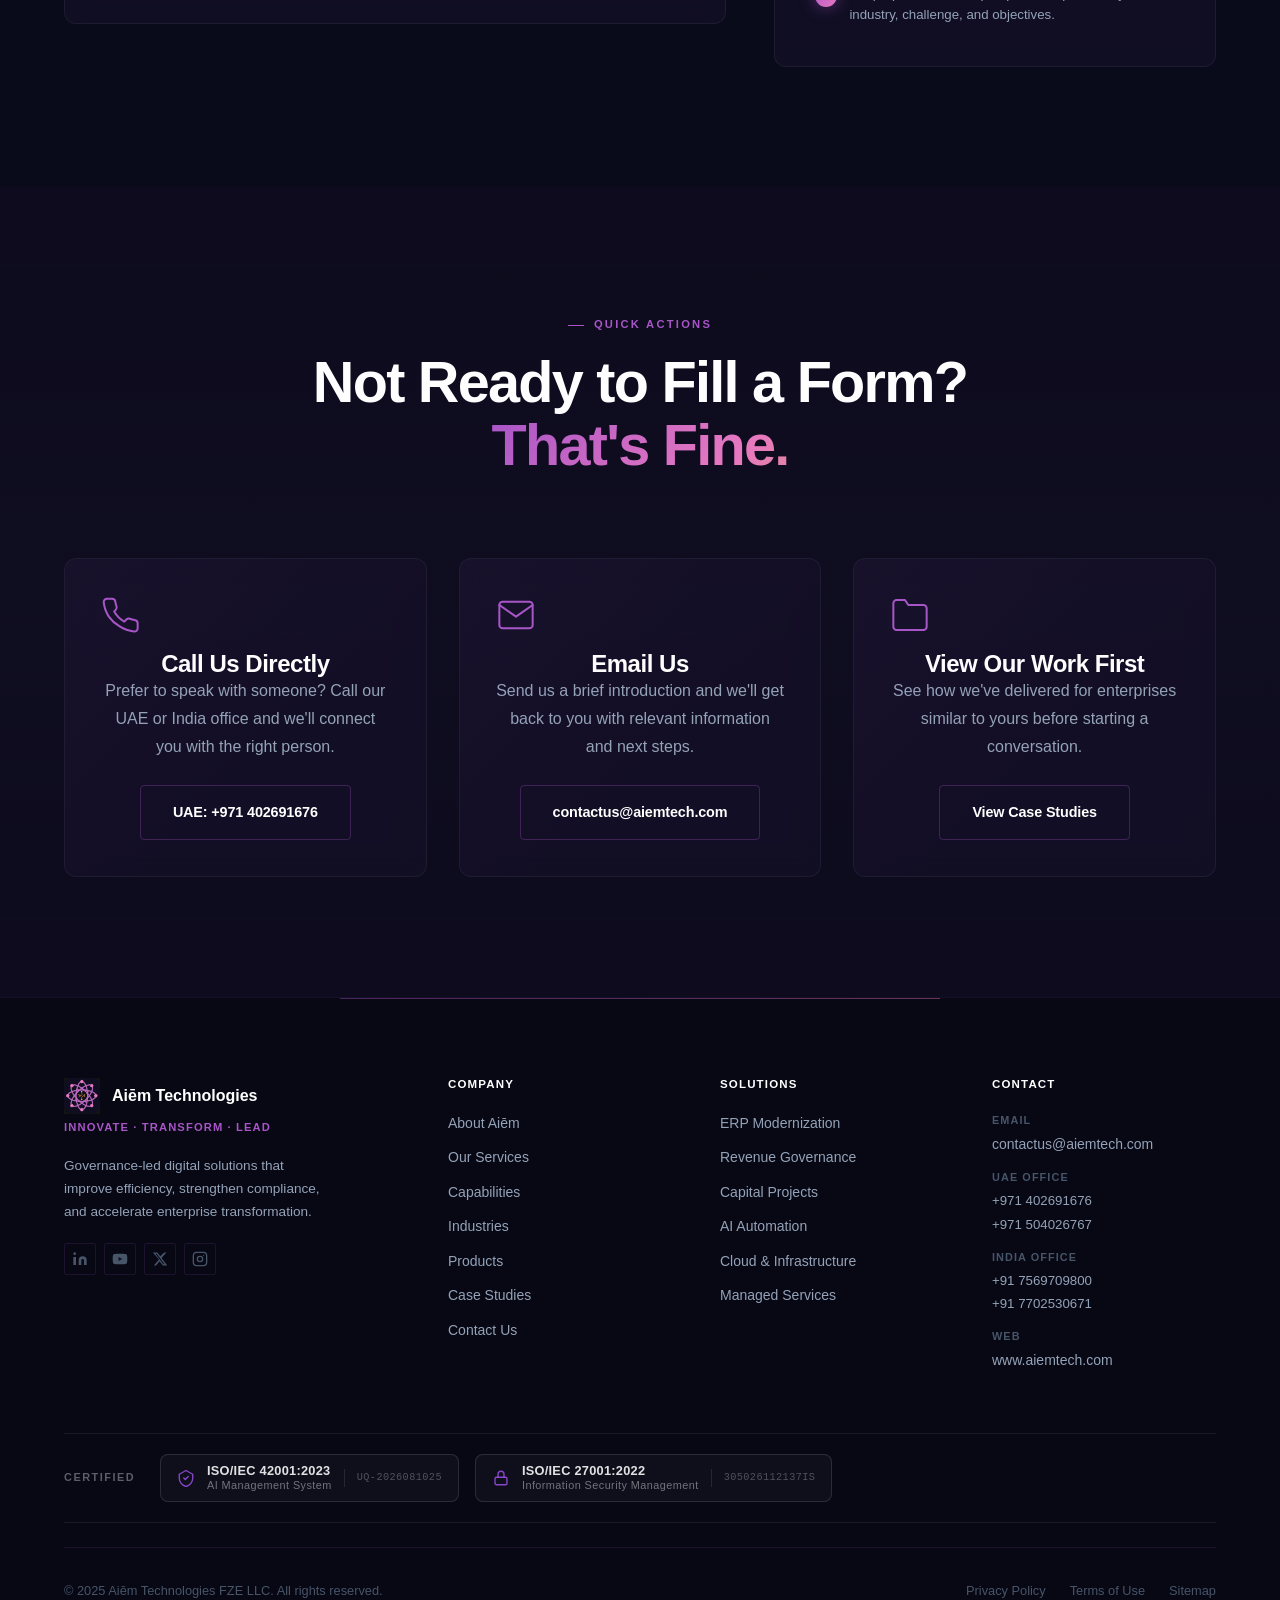
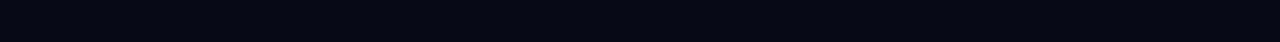
<file: contact.html>
<!DOCTYPE html>
<html lang="en">
<head>
  <meta charset="UTF-8">
  <meta name="viewport" content="width=device-width, initial-scale=1.0">
  <meta http-equiv="X-Content-Type-Options" content="nosniff">
  <meta http-equiv="Content-Security-Policy" content="default-src 'self'; script-src 'self' 'unsafe-inline'; style-src 'self' 'unsafe-inline' https://fonts.googleapis.com; font-src 'self' https://fonts.gstatic.com; img-src 'self' data: https:; connect-src 'self' https://formspree.io https://formsubmit.co; form-action 'self' https://formsubmit.co; frame-ancestors 'none';">
  <meta http-equiv="Permissions-Policy" content="camera=(), microphone=(), geolocation=(), payment=()">
  <meta name="referrer" content="strict-origin-when-cross-origin">
  <title>Contact | Aiēm Technologies</title>
  <meta name="description" content="Contact Aiēm Technologies, book a discovery call, request a demo, or reach our UAE and India offices directly. We respond within one business day.">
  <link rel="canonical" href="https://www.aiemtech.com/contact.html">

  <link rel="preconnect" href="https://fonts.googleapis.com">
  <link rel="preconnect" href="https://fonts.gstatic.com" crossorigin>
  <link href="https://fonts.googleapis.com/css2?family=Inter:wght@300;400;500;600;700;800;900&display=swap" rel="stylesheet">
  <link rel="stylesheet" href="assets/css/main.css?v=5">
</head>
<body>
  <a href="#main" class="skip-link">Skip to main content</a>
  <canvas id="particles" aria-hidden="true"></canvas>
  <div id="navbar"></div>

  <main id="main">

    <!-- FORM SUCCESS BANNER (shown when ?sent=1) -->
    <div class="contact-success-banner" id="contactSuccessBanner" style="display:none;">
      <div class="container">
        <div class="contact-success-inner">
          <div class="contact-success-icon">
            <svg width="28" height="28" viewBox="0 0 24 24" fill="none" stroke="currentColor" stroke-width="2.5" stroke-linecap="round" stroke-linejoin="round" aria-hidden="true"><polyline points="20 6 9 17 4 12"/></svg>
          </div>
          <div class="contact-success-content">
            <h2>Message Received!</h2>
            <p>Thank you for reaching out to Aiēm Technologies. Your enquiry has been forwarded to our team and we'll get back to you within <strong>one business day</strong>.</p>
            <p class="contact-success-cta">Can't wait? Reach us directly right now:</p>
            <div class="contact-success-links">
              <a href="tel:+971402691676" class="btn btn-outline">
                <svg width="15" height="15" viewBox="0 0 24 24" fill="none" stroke="currentColor" stroke-width="2" stroke-linecap="round" stroke-linejoin="round" aria-hidden="true" style="margin-right:6px;flex-shrink:0"><path d="M22 16.92v3a2 2 0 0 1-2.18 2 19.79 19.79 0 0 1-8.63-3.07A19.5 19.5 0 0 1 4.69 13a19.79 19.79 0 0 1-3.07-8.67A2 2 0 0 1 3.6 2.28h3a2 2 0 0 1 2 1.72c.127.96.361 1.903.7 2.81a2 2 0 0 1-.45 2.11L7.91 9.91a16 16 0 0 0 6.06 6.06l1.27-1.27a2 2 0 0 1 2.11-.45c.907.339 1.85.573 2.81.7A2 2 0 0 1 22 16.92z"/></svg>
                UAE: +971 402691676
              </a>
              <a href="tel:+917569709800" class="btn btn-outline">
                <svg width="15" height="15" viewBox="0 0 24 24" fill="none" stroke="currentColor" stroke-width="2" stroke-linecap="round" stroke-linejoin="round" aria-hidden="true" style="margin-right:6px;flex-shrink:0"><path d="M22 16.92v3a2 2 0 0 1-2.18 2 19.79 19.79 0 0 1-8.63-3.07A19.5 19.5 0 0 1 4.69 13a19.79 19.79 0 0 1-3.07-8.67A2 2 0 0 1 3.6 2.28h3a2 2 0 0 1 2 1.72c.127.96.361 1.903.7 2.81a2 2 0 0 1-.45 2.11L7.91 9.91a16 16 0 0 0 6.06 6.06l1.27-1.27a2 2 0 0 1 2.11-.45c.907.339 1.85.573 2.81.7A2 2 0 0 1 22 16.92z"/></svg>
                India: +91 7569709800
              </a>
              <a href="mailto:contactus@aiemtech.com" class="btn btn-primary">
                <svg width="15" height="15" viewBox="0 0 24 24" fill="none" stroke="currentColor" stroke-width="2" stroke-linecap="round" stroke-linejoin="round" aria-hidden="true" style="margin-right:6px;flex-shrink:0"><path d="M4 4h16c1.1 0 2 .9 2 2v12c0 1.1-.9 2-2 2H4c-1.1 0-2-.9-2-2V6c0-1.1.9-2 2-2z"/><polyline points="22,6 12,13 2,6"/></svg>
                contactus@aiemtech.com
              </a>
            </div>
          </div>
        </div>
      </div>
    </div>

    <!-- PAGE HERO -->
    <section class="page-hero">
      <div class="container">
        <span class="page-hero-eyebrow">Contact Us</span>
        <h1>Let's Start a<br><span class="gradient-text">Conversation</span></h1>
        <p>Whether you're planning a transformation, evaluating options, or simply want to understand what's possible, we'd love to hear from you. We respond within one business day.</p>
      </div>
    </section>

    <!-- CONTACT FORM + INFO -->
    <section>
      <div class="container">
        <div style="display:grid;grid-template-columns:1.5fr 1fr;gap:48px;">

          <!-- FORM -->
          <div class="reveal-left">
            <div class="card" style="padding:48px;">
              <h3 class="mb-32">Send Us a Message</h3>
              <form action="https://formsubmit.co/contactus@aiemtech.com" method="POST" novalidate id="contactForm">
                <input type="hidden" name="_subject" value="New enquiry from aiemtech.com">
                <input type="hidden" name="_captcha" value="false">
                <input type="hidden" name="_next" value="https://www.aiemtech.com/contact.html?sent=1">
                <input type="hidden" name="_template" value="table">
                <input type="text" name="_honey" style="display:none" tabindex="-1" autocomplete="off">
                <div class="form-row">
                  <div class="form-grid-2">
                    <div class="form-group">
                      <label class="form-label" for="first-name">First Name <span aria-hidden="true">*</span></label>
                      <input class="form-input" type="text" id="first-name" name="first_name" placeholder="Aditya" required autocomplete="given-name">
                    </div>
                    <div class="form-group">
                      <label class="form-label" for="last-name">Last Name <span aria-hidden="true">*</span></label>
                      <input class="form-input" type="text" id="last-name" name="last_name" placeholder="Sharma" required autocomplete="family-name">
                    </div>
                  </div>

                  <div class="form-group">
                    <label class="form-label" for="email">Work Email <span aria-hidden="true">*</span></label>
                    <input class="form-input" type="email" id="email" name="email" placeholder="you@company.com" required autocomplete="email">
                  </div>

                  <div class="form-group">
                    <label class="form-label" for="company">Company / Organisation <span aria-hidden="true">*</span></label>
                    <input class="form-input" type="text" id="company" name="company" placeholder="Your Company" required autocomplete="organization">
                  </div>

                  <div class="form-group">
                    <label class="form-label" for="phone">Phone Number</label>
                    <input class="form-input" type="tel" id="phone" name="phone" placeholder="+971 50 000 0000" autocomplete="tel">
                  </div>

                  <div class="form-group">
                    <label class="form-label" for="interest">I'm interested in</label>
                    <select class="form-select" id="interest" name="interest">
                      <option value="" disabled selected>Select a topic</option>
                      <option value="ERP Modernisation">ERP Modernisation (Oracle / SAP)</option>
                      <option value="Revenue Governance">Revenue &amp; Financial Governance</option>
                      <option value="AI Automation">AI &amp; Intelligent Automation</option>
                      <option value="Cloud Infrastructure">Cloud &amp; Infrastructure</option>
                      <option value="Application Development">Application Development</option>
                      <option value="Managed Services">Managed Services &amp; Support</option>
                      <option value="Revenue Intelligence Platform">Revenue Intelligence Platform (Product)</option>
                      <option value="General Enquiry">General Enquiry</option>
                    </select>
                  </div>

                  <div class="form-group">
                    <label class="form-label" for="message">Tell Us About Your Challenge</label>
                    <textarea class="form-textarea" id="message" name="message" placeholder="Briefly describe your current situation and what you're hoping to achieve..." rows="5"></textarea>
                  </div>

                  <button type="submit" class="btn btn-primary btn-lg" style="width:100%;justify-content:center;">
                    Send Message →
                  </button>
                  <p style="font-size:0.78rem;color:var(--color-dark-gray);text-align:center;margin-top:12px;">
                    We respect your privacy. Your information is never shared with third parties.
                  </p>
                </div>
              </form>
            </div>
          </div>

          <!-- CONTACT INFO -->
          <div class="reveal-right">
            <div class="contact-info-card">
              <h3>Our Offices</h3>

              <div class="contact-item">
                <span class="contact-item-label">UAE Headquarters</span>
                <span class="contact-item-value">Sharjah, United Arab Emirates</span>
              </div>
              <div class="contact-item">
                <span class="contact-item-label">UAE Phone</span>
                <span class="contact-item-value">
                  <a href="tel:+971402691676">+971 402691676</a><br>
                  <a href="tel:+971504026767">+971 504026767</a>
                </span>
              </div>
              <div class="contact-item">
                <span class="contact-item-label">India Delivery Centre</span>
                <span class="contact-item-value">Hyderabad, India</span>
              </div>
              <div class="contact-item">
                <span class="contact-item-label">India Phone</span>
                <span class="contact-item-value">
                  <a href="tel:+917569709800">+91 7569709800</a><br>
                  <a href="tel:+917702530671">+91 7702530671</a>
                </span>
              </div>
              <div class="contact-item">
                <span class="contact-item-label">Email</span>
                <span class="contact-item-value">
                  <a href="mailto:contactus@aiemtech.com">contactus@aiemtech.com</a>
                </span>
              </div>
              <div class="contact-item">
                <span class="contact-item-label">Website</span>
                <span class="contact-item-value">
                  <a href="https://www.aiemtech.com" target="_blank" rel="noopener noreferrer">www.aiemtech.com</a>
                </span>
              </div>

              <div class="what-next">
                <h4>What Happens Next</h4>
                <div class="what-next-steps">
                  <div class="what-next-step">
                    <div class="what-next-num">1</div>
                    <p>We review your enquiry and assign the right specialist within one business day.</p>
                  </div>
                  <div class="what-next-step">
                    <div class="what-next-num">2</div>
                    <p>We schedule a 30-minute discovery call to understand your situation in depth.</p>
                  </div>
                  <div class="what-next-step">
                    <div class="what-next-num">3</div>
                    <p>We prepare a tailored perspective, specific to your industry, challenge, and objectives.</p>
                  </div>
                </div>
              </div>
            </div>
          </div>

        </div>
      </div>
    </section>

    <!-- QUICK ACTIONS -->
    <section class="section-alt">
      <div class="container">
        <div class="section-header reveal">
          <span class="eyebrow">Quick Actions</span>
          <h2>Not Ready to Fill a Form? <span class="gradient-text">That's Fine.</span></h2>
        </div>
        <div class="grid-3">
          <div class="card card-accent reveal delay-1" style="text-align:center;">
            <span style="color:var(--color-orchid);display:block;margin-bottom:16px;"><svg width="40" height="40" viewBox="0 0 24 24" fill="none" stroke="currentColor" stroke-width="1.2" stroke-linecap="round" stroke-linejoin="round" aria-hidden="true"><path d="M22 16.92v3a2 2 0 0 1-2.18 2 19.79 19.79 0 0 1-8.63-3.07A19.5 19.5 0 0 1 4.69 13a19.79 19.79 0 0 1-3.07-8.67A2 2 0 0 1 3.6 2.28h3a2 2 0 0 1 2 1.72c.127.96.361 1.903.7 2.81a2 2 0 0 1-.45 2.11L7.91 9.91a16 16 0 0 0 6.06 6.06l1.27-1.27a2 2 0 0 1 2.11-.45c.907.339 1.85.573 2.81.7A2 2 0 0 1 22 16.92z"/></svg></span>
            <h3>Call Us Directly</h3>
            <p class="mt-12">Prefer to speak with someone? Call our UAE or India office and we'll connect you with the right person.</p>
            <div class="mt-24">
              <a href="tel:+971402691676" class="btn btn-outline">UAE: +971 402691676</a>
            </div>
          </div>
          <div class="card card-accent-gold reveal delay-2" style="text-align:center;">
            <span style="color:var(--color-orchid);display:block;margin-bottom:16px;"><svg width="40" height="40" viewBox="0 0 24 24" fill="none" stroke="currentColor" stroke-width="1.2" stroke-linecap="round" stroke-linejoin="round" aria-hidden="true"><path d="M4 4h16c1.1 0 2 .9 2 2v12c0 1.1-.9 2-2 2H4c-1.1 0-2-.9-2-2V6c0-1.1.9-2 2-2z"/><polyline points="22,6 12,13 2,6"/></svg></span>
            <h3>Email Us</h3>
            <p class="mt-12">Send us a brief introduction and we'll get back to you with relevant information and next steps.</p>
            <div class="mt-24">
              <a href="mailto:contactus@aiemtech.com" class="btn btn-outline">contactus@aiemtech.com</a>
            </div>
          </div>
          <div class="card card-accent-pink reveal delay-3" style="text-align:center;">
            <span style="color:var(--color-orchid);display:block;margin-bottom:16px;"><svg width="40" height="40" viewBox="0 0 24 24" fill="none" stroke="currentColor" stroke-width="1.2" stroke-linecap="round" stroke-linejoin="round" aria-hidden="true"><path d="M22 19a2 2 0 0 1-2 2H4a2 2 0 0 1-2-2V5a2 2 0 0 1 2-2h5l2 3h9a2 2 0 0 1 2 2z"/></svg></span>
            <h3>View Our Work First</h3>
            <p class="mt-12">See how we've delivered for enterprises similar to yours before starting a conversation.</p>
            <div class="mt-24">
              <a href="case-studies.html" class="btn btn-outline">View Case Studies</a>
            </div>
          </div>
        </div>
      </div>
    </section>

  </main>

  <div id="footer"></div>
  <script src="assets/js/main.js?v=5"></script>
</body>
</html>
</file>
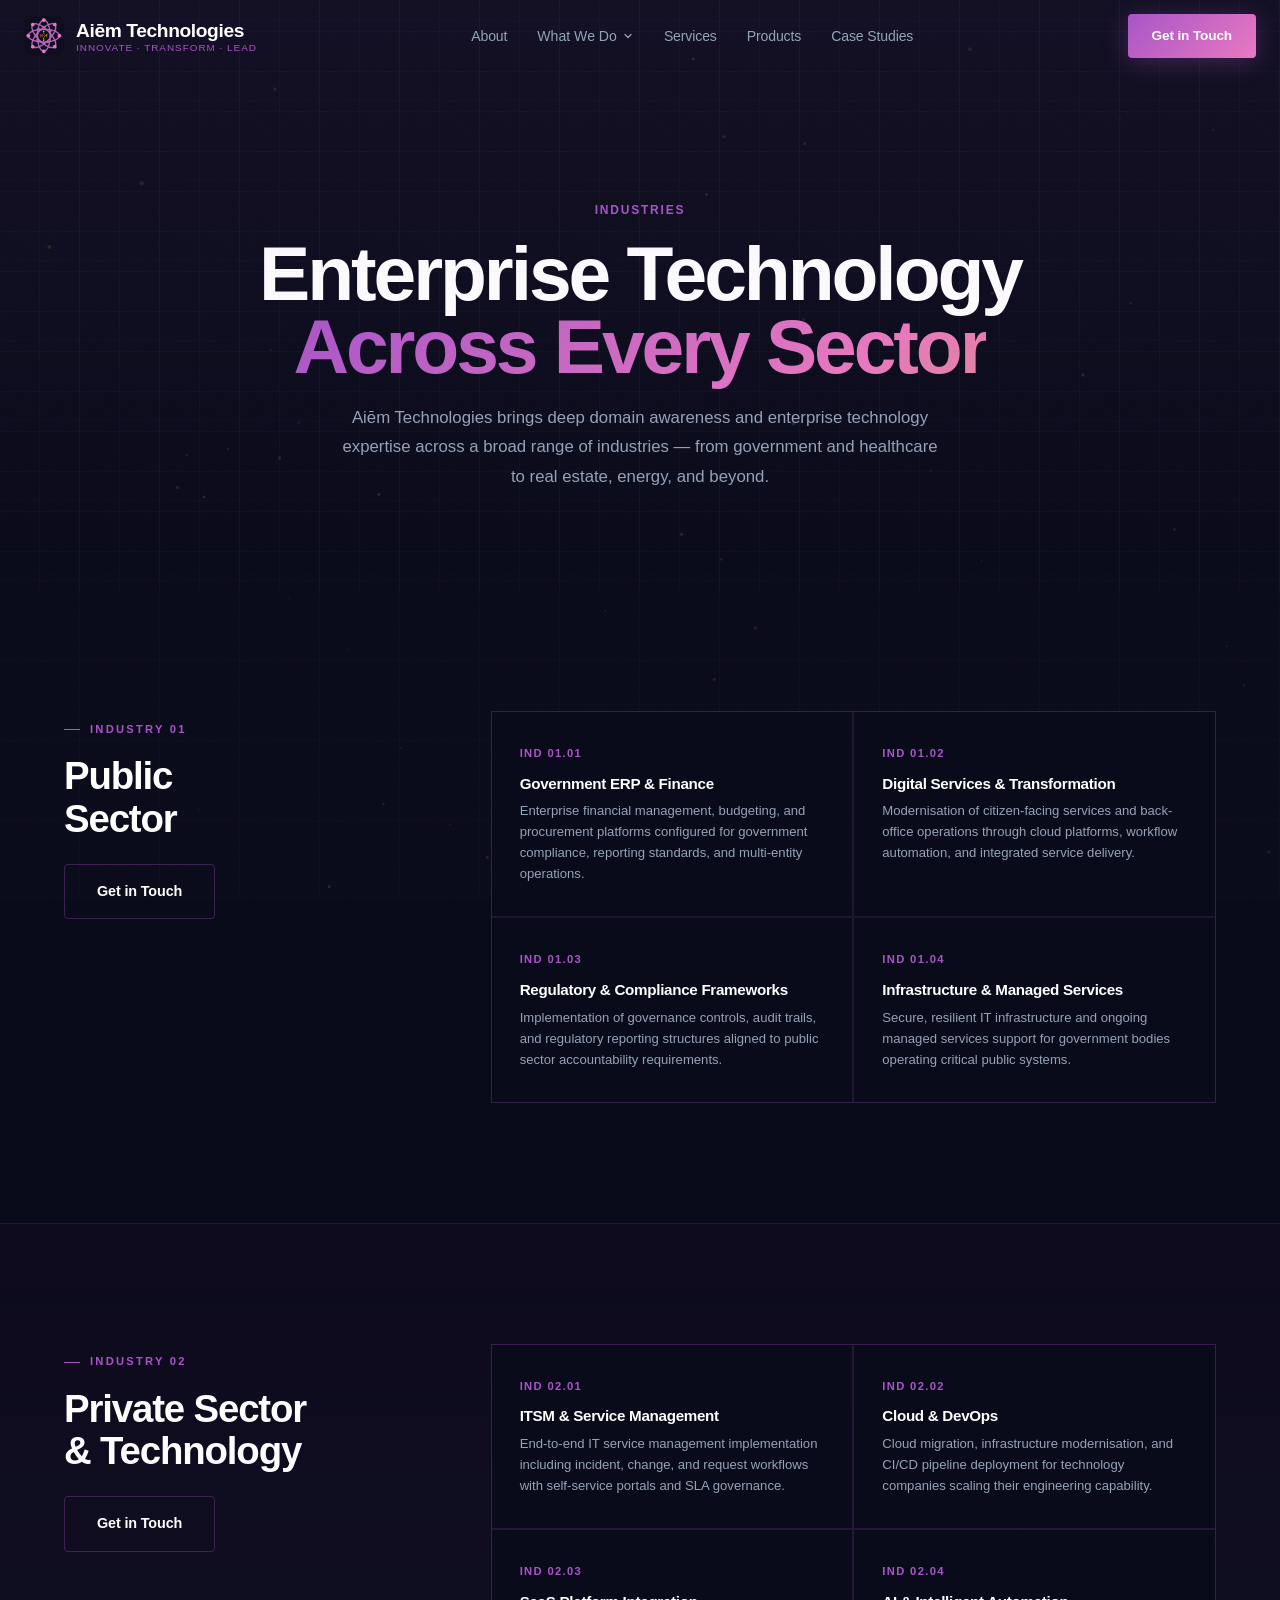
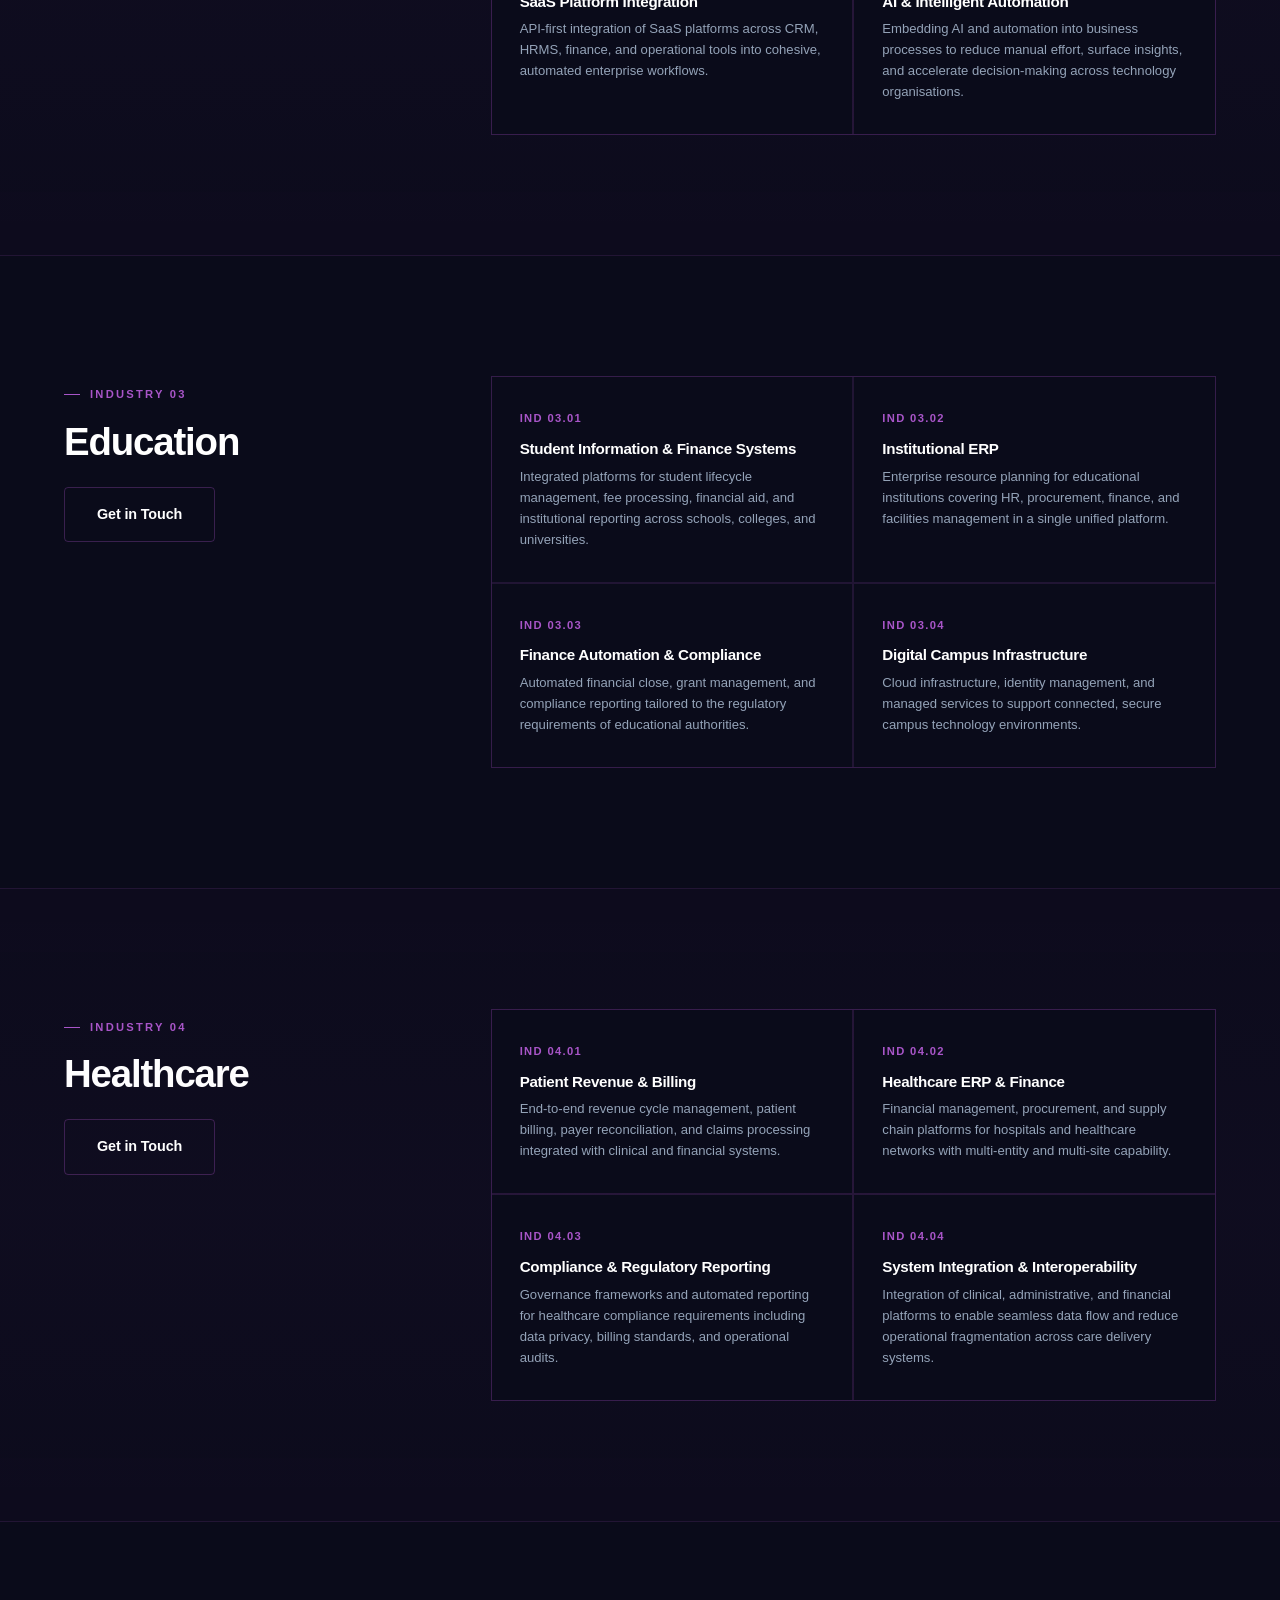
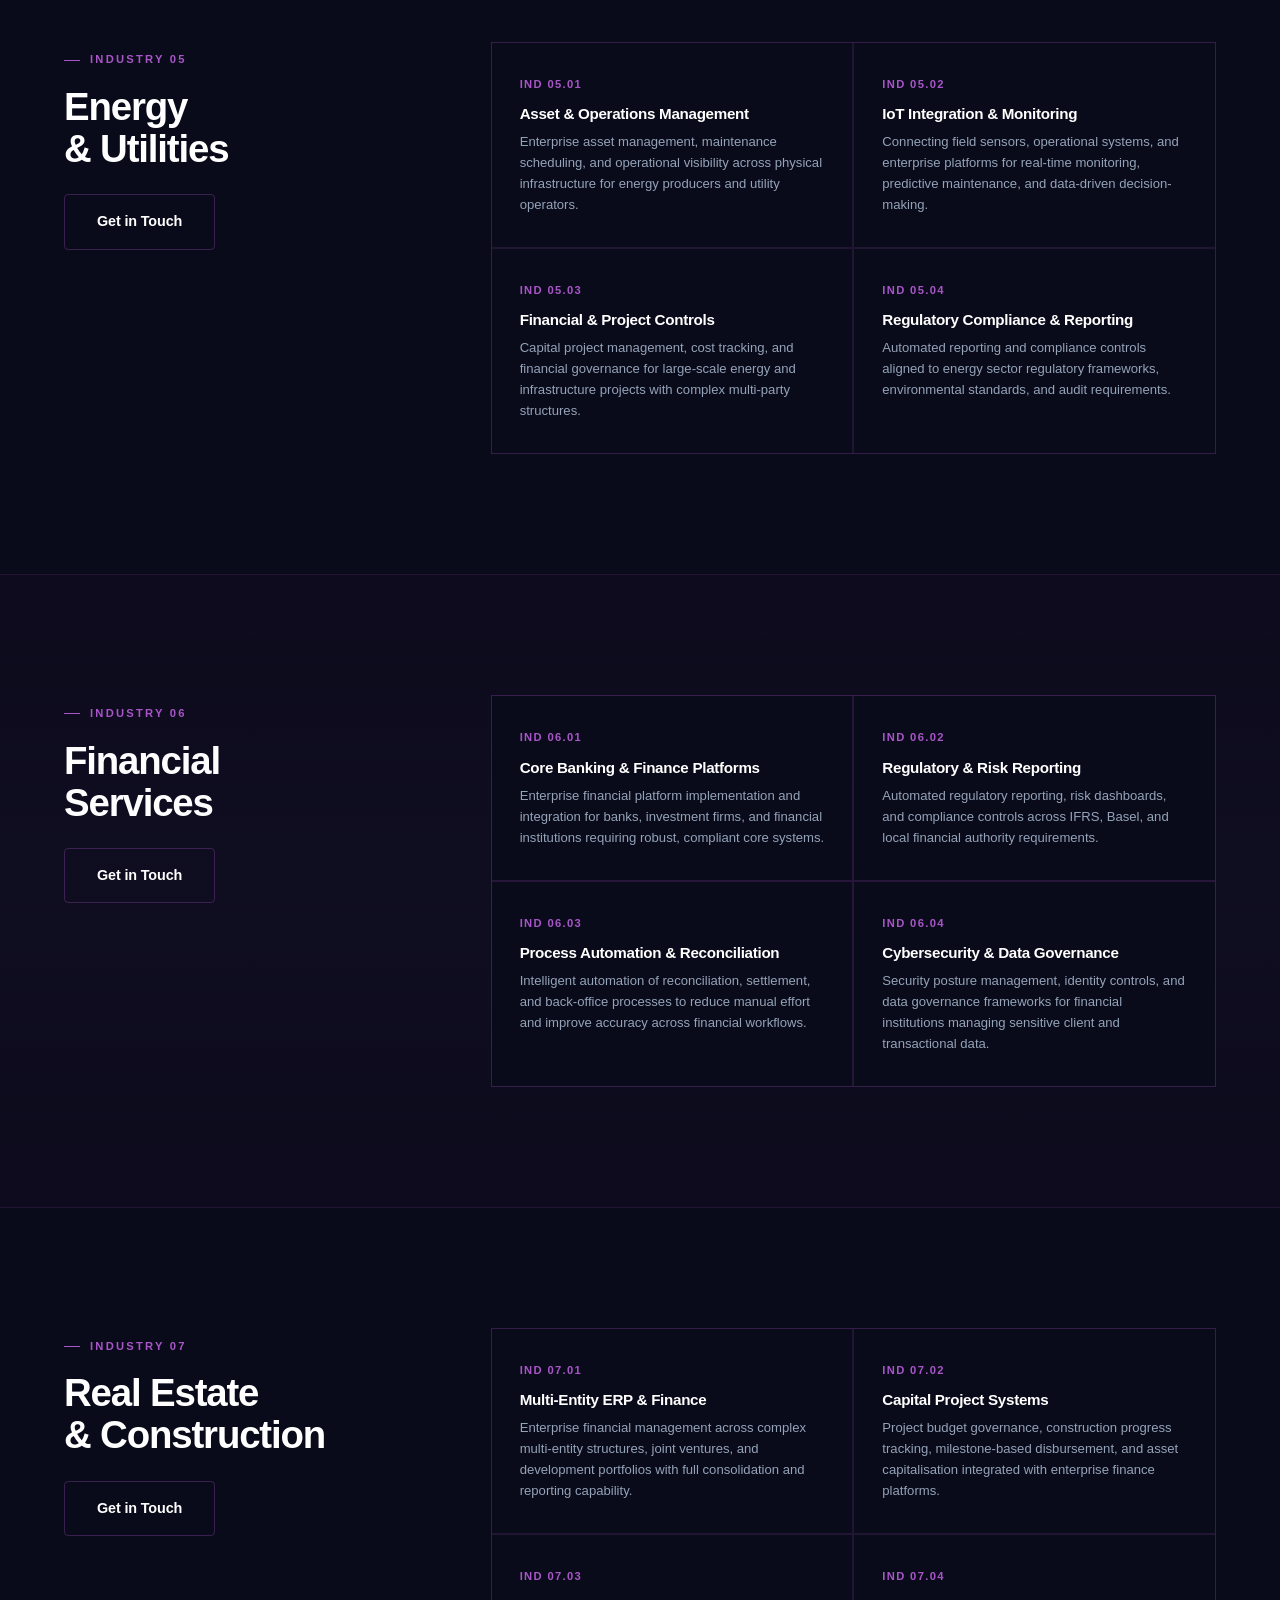
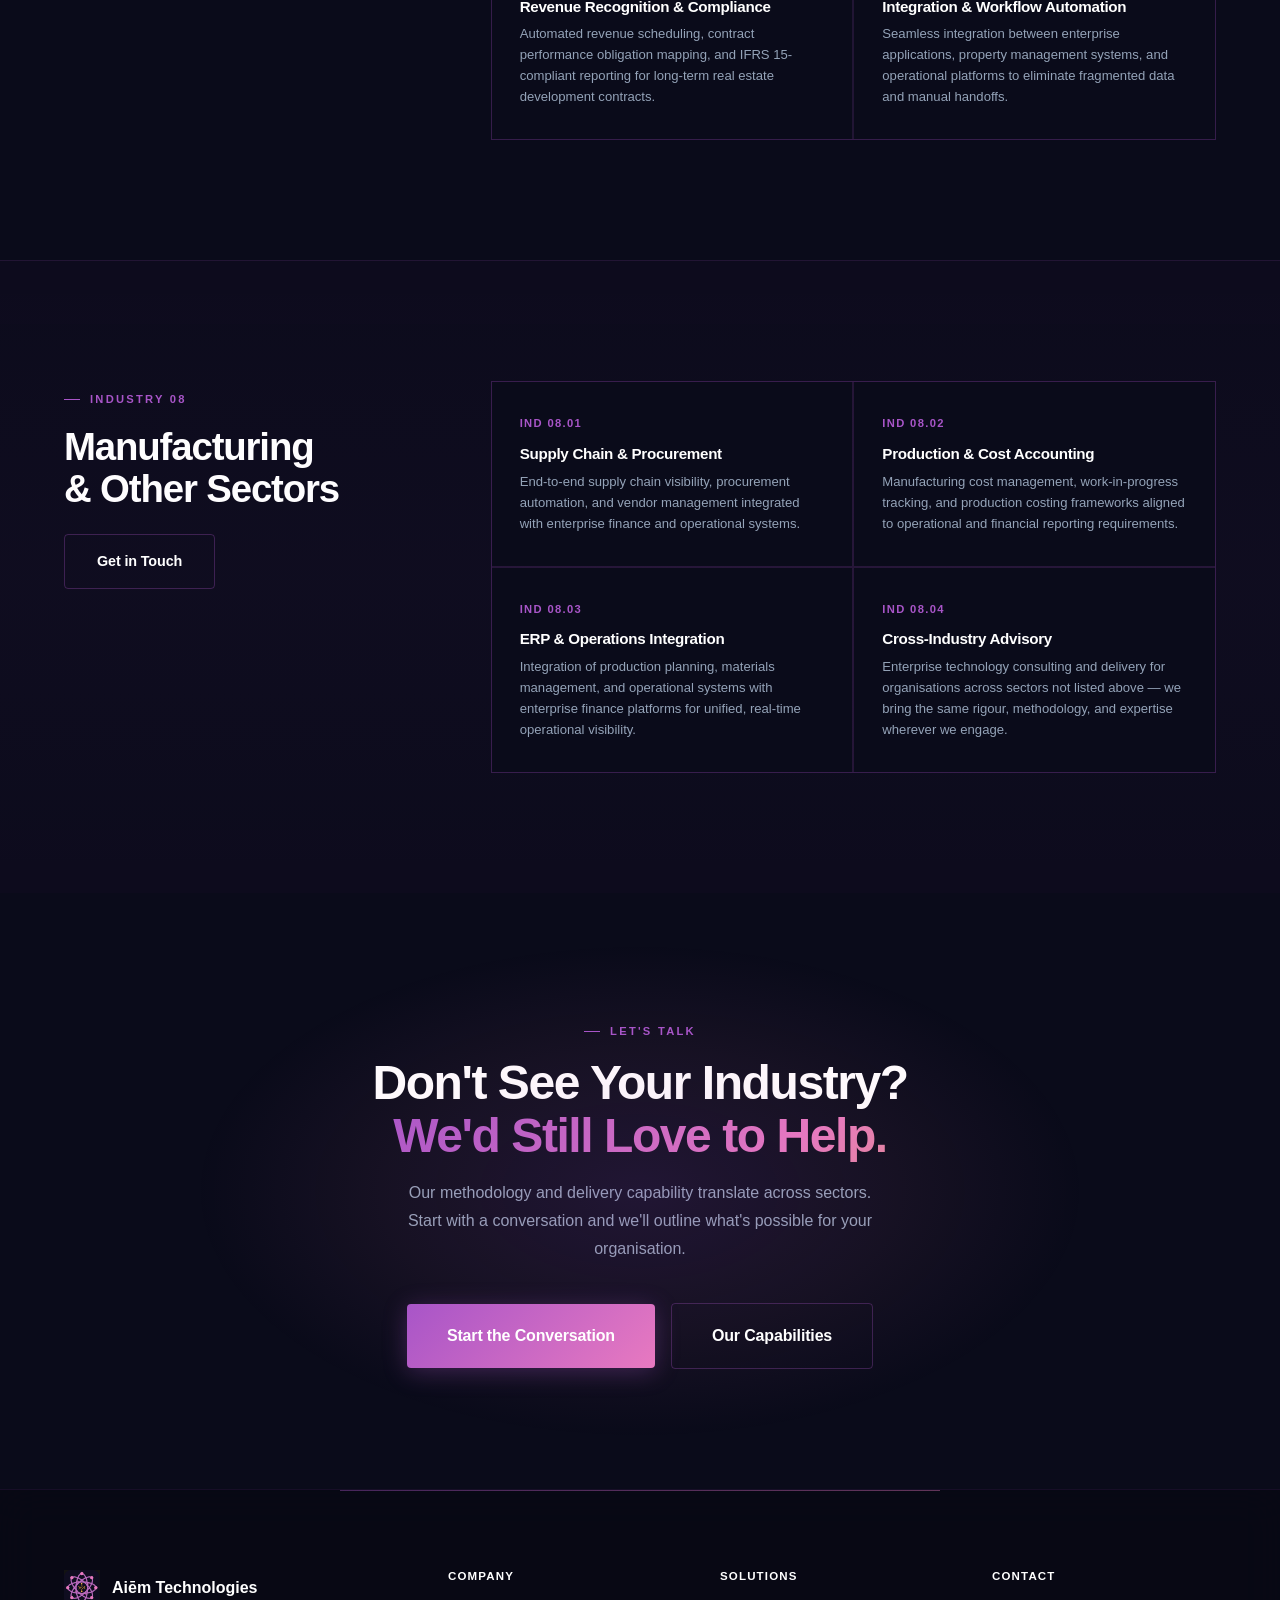
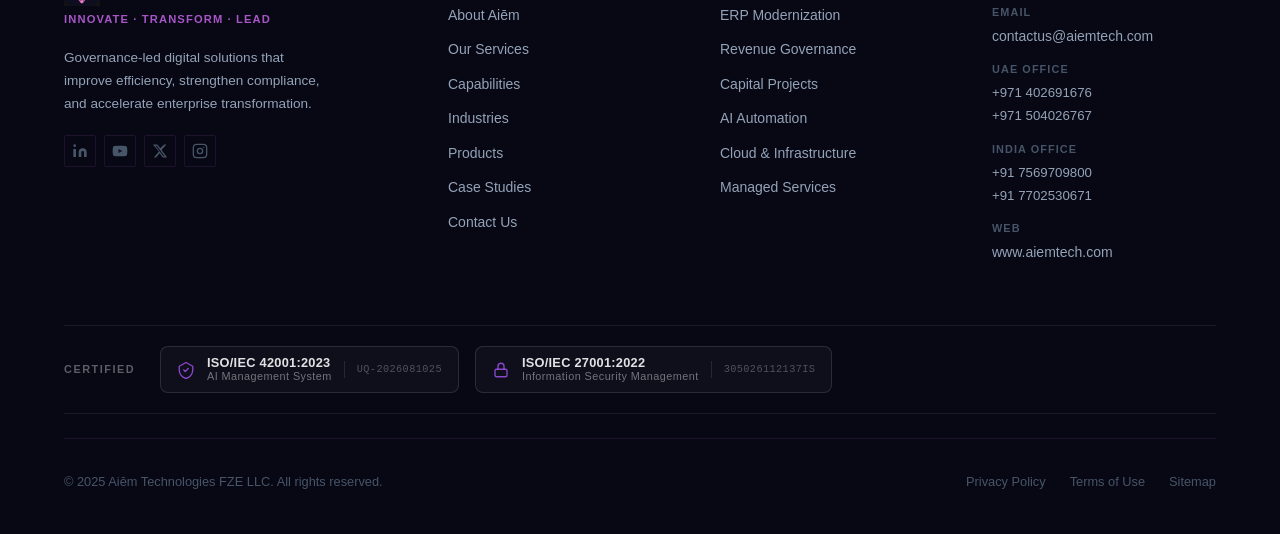
<file: industries.html>
<!DOCTYPE html>
<html lang="en">
<head>
  <meta charset="UTF-8">
  <meta name="viewport" content="width=device-width, initial-scale=1.0">
  <meta http-equiv="X-Content-Type-Options" content="nosniff">
  <meta http-equiv="Content-Security-Policy" content="default-src 'self'; script-src 'self' 'unsafe-inline'; style-src 'self' 'unsafe-inline' https://fonts.googleapis.com; font-src 'self' https://fonts.gstatic.com; img-src 'self' data: https:; connect-src 'self' https://formspree.io; frame-ancestors 'none';">
  <meta http-equiv="Permissions-Policy" content="camera=(), microphone=(), geolocation=()">
  <meta name="referrer" content="strict-origin-when-cross-origin">
  <title>Industries | Aiēm Technologies</title>
  <meta name="description" content="Aiēm Technologies delivers enterprise technology across Public Sector, Healthcare, Financial Services, Real Estate, Energy, Education, and more.">
  <link rel="canonical" href="https://www.aiemtech.com/industries.html">

  <link rel="preconnect" href="https://fonts.googleapis.com">
  <link rel="preconnect" href="https://fonts.gstatic.com" crossorigin>
  <link href="https://fonts.googleapis.com/css2?family=Inter:wght@300;400;500;600;700;800;900&display=swap" rel="stylesheet">
  <link rel="stylesheet" href="assets/css/main.css?v=5">
</head>
<body>
  <a href="#main" class="skip-link">Skip to main content</a>
  <canvas id="particles" aria-hidden="true"></canvas>
  <div id="navbar"></div>

  <main id="main">

    <!-- PAGE HERO -->
    <section class="page-hero">
      <div class="container">
        <span class="page-hero-eyebrow">Industries</span>
        <h1>Enterprise Technology<br><span class="gradient-text">Across Every Sector</span></h1>
        <p>Aiēm Technologies brings deep domain awareness and enterprise technology expertise across a broad range of industries — from government and healthcare to real estate, energy, and beyond.</p>
      </div>
    </section>

    <!-- INDUSTRY 01: PUBLIC SECTOR -->
    <section id="public-sector">
      <div class="container">
        <div style="display:grid;grid-template-columns:1fr 2fr;gap:64px;align-items:start;">
          <div class="reveal-left">
            <span class="eyebrow">Industry 01</span>
            <h2 style="font-size:clamp(1.75rem,3vw,2.5rem);">Public<br>Sector</h2>
            <a href="contact.html" class="btn btn-outline mt-24">Get in Touch</a>
          </div>
          <div class="reveal-right">
            <div class="module-grid">
              <div class="module-card">
                <span class="module-num">IND 01.01</span>
                <h4>Government ERP &amp; Finance</h4>
                <p>Enterprise financial management, budgeting, and procurement platforms configured for government compliance, reporting standards, and multi-entity operations.</p>
              </div>
              <div class="module-card">
                <span class="module-num">IND 01.02</span>
                <h4>Digital Services &amp; Transformation</h4>
                <p>Modernisation of citizen-facing services and back-office operations through cloud platforms, workflow automation, and integrated service delivery.</p>
              </div>
              <div class="module-card">
                <span class="module-num">IND 01.03</span>
                <h4>Regulatory &amp; Compliance Frameworks</h4>
                <p>Implementation of governance controls, audit trails, and regulatory reporting structures aligned to public sector accountability requirements.</p>
              </div>
              <div class="module-card">
                <span class="module-num">IND 01.04</span>
                <h4>Infrastructure &amp; Managed Services</h4>
                <p>Secure, resilient IT infrastructure and ongoing managed services support for government bodies operating critical public systems.</p>
              </div>
            </div>
          </div>
        </div>
      </div>
    </section>

    <hr class="divider">

    <!-- INDUSTRY 02: PRIVATE SECTOR & TECHNOLOGY -->
    <section id="private-sector" class="section-alt">
      <div class="container">
        <div style="display:grid;grid-template-columns:1fr 2fr;gap:64px;align-items:start;">
          <div class="reveal-left">
            <span class="eyebrow">Industry 02</span>
            <h2 style="font-size:clamp(1.75rem,3vw,2.5rem);">Private Sector<br>&amp; Technology</h2>
            <a href="contact.html" class="btn btn-outline mt-24">Get in Touch</a>
          </div>
          <div class="reveal-right">
            <div class="module-grid">
              <div class="module-card">
                <span class="module-num">IND 02.01</span>
                <h4>ITSM &amp; Service Management</h4>
                <p>End-to-end IT service management implementation including incident, change, and request workflows with self-service portals and SLA governance.</p>
              </div>
              <div class="module-card">
                <span class="module-num">IND 02.02</span>
                <h4>Cloud &amp; DevOps</h4>
                <p>Cloud migration, infrastructure modernisation, and CI/CD pipeline deployment for technology companies scaling their engineering capability.</p>
              </div>
              <div class="module-card">
                <span class="module-num">IND 02.03</span>
                <h4>SaaS Platform Integration</h4>
                <p>API-first integration of SaaS platforms across CRM, HRMS, finance, and operational tools into cohesive, automated enterprise workflows.</p>
              </div>
              <div class="module-card">
                <span class="module-num">IND 02.04</span>
                <h4>AI &amp; Intelligent Automation</h4>
                <p>Embedding AI and automation into business processes to reduce manual effort, surface insights, and accelerate decision-making across technology organisations.</p>
              </div>
            </div>
          </div>
        </div>
      </div>
    </section>

    <hr class="divider">

    <!-- INDUSTRY 03: EDUCATION -->
    <section id="education">
      <div class="container">
        <div style="display:grid;grid-template-columns:1fr 2fr;gap:64px;align-items:start;">
          <div class="reveal-left">
            <span class="eyebrow">Industry 03</span>
            <h2 style="font-size:clamp(1.75rem,3vw,2.5rem);">Education</h2>
            <a href="contact.html" class="btn btn-outline mt-24">Get in Touch</a>
          </div>
          <div class="reveal-right">
            <div class="module-grid">
              <div class="module-card">
                <span class="module-num">IND 03.01</span>
                <h4>Student Information &amp; Finance Systems</h4>
                <p>Integrated platforms for student lifecycle management, fee processing, financial aid, and institutional reporting across schools, colleges, and universities.</p>
              </div>
              <div class="module-card">
                <span class="module-num">IND 03.02</span>
                <h4>Institutional ERP</h4>
                <p>Enterprise resource planning for educational institutions covering HR, procurement, finance, and facilities management in a single unified platform.</p>
              </div>
              <div class="module-card">
                <span class="module-num">IND 03.03</span>
                <h4>Finance Automation &amp; Compliance</h4>
                <p>Automated financial close, grant management, and compliance reporting tailored to the regulatory requirements of educational authorities.</p>
              </div>
              <div class="module-card">
                <span class="module-num">IND 03.04</span>
                <h4>Digital Campus Infrastructure</h4>
                <p>Cloud infrastructure, identity management, and managed services to support connected, secure campus technology environments.</p>
              </div>
            </div>
          </div>
        </div>
      </div>
    </section>

    <hr class="divider">

    <!-- INDUSTRY 04: HEALTHCARE -->
    <section id="healthcare" class="section-alt">
      <div class="container">
        <div style="display:grid;grid-template-columns:1fr 2fr;gap:64px;align-items:start;">
          <div class="reveal-left">
            <span class="eyebrow">Industry 04</span>
            <h2 style="font-size:clamp(1.75rem,3vw,2.5rem);">Healthcare</h2>
            <a href="contact.html" class="btn btn-outline mt-24">Get in Touch</a>
          </div>
          <div class="reveal-right">
            <div class="module-grid">
              <div class="module-card">
                <span class="module-num">IND 04.01</span>
                <h4>Patient Revenue &amp; Billing</h4>
                <p>End-to-end revenue cycle management, patient billing, payer reconciliation, and claims processing integrated with clinical and financial systems.</p>
              </div>
              <div class="module-card">
                <span class="module-num">IND 04.02</span>
                <h4>Healthcare ERP &amp; Finance</h4>
                <p>Financial management, procurement, and supply chain platforms for hospitals and healthcare networks with multi-entity and multi-site capability.</p>
              </div>
              <div class="module-card">
                <span class="module-num">IND 04.03</span>
                <h4>Compliance &amp; Regulatory Reporting</h4>
                <p>Governance frameworks and automated reporting for healthcare compliance requirements including data privacy, billing standards, and operational audits.</p>
              </div>
              <div class="module-card">
                <span class="module-num">IND 04.04</span>
                <h4>System Integration &amp; Interoperability</h4>
                <p>Integration of clinical, administrative, and financial platforms to enable seamless data flow and reduce operational fragmentation across care delivery systems.</p>
              </div>
            </div>
          </div>
        </div>
      </div>
    </section>

    <hr class="divider">

    <!-- INDUSTRY 05: ENERGY & UTILITIES -->
    <section id="energy">
      <div class="container">
        <div style="display:grid;grid-template-columns:1fr 2fr;gap:64px;align-items:start;">
          <div class="reveal-left">
            <span class="eyebrow">Industry 05</span>
            <h2 style="font-size:clamp(1.75rem,3vw,2.5rem);">Energy<br>&amp; Utilities</h2>
            <a href="contact.html" class="btn btn-outline mt-24">Get in Touch</a>
          </div>
          <div class="reveal-right">
            <div class="module-grid">
              <div class="module-card">
                <span class="module-num">IND 05.01</span>
                <h4>Asset &amp; Operations Management</h4>
                <p>Enterprise asset management, maintenance scheduling, and operational visibility across physical infrastructure for energy producers and utility operators.</p>
              </div>
              <div class="module-card">
                <span class="module-num">IND 05.02</span>
                <h4>IoT Integration &amp; Monitoring</h4>
                <p>Connecting field sensors, operational systems, and enterprise platforms for real-time monitoring, predictive maintenance, and data-driven decision-making.</p>
              </div>
              <div class="module-card">
                <span class="module-num">IND 05.03</span>
                <h4>Financial &amp; Project Controls</h4>
                <p>Capital project management, cost tracking, and financial governance for large-scale energy and infrastructure projects with complex multi-party structures.</p>
              </div>
              <div class="module-card">
                <span class="module-num">IND 05.04</span>
                <h4>Regulatory Compliance &amp; Reporting</h4>
                <p>Automated reporting and compliance controls aligned to energy sector regulatory frameworks, environmental standards, and audit requirements.</p>
              </div>
            </div>
          </div>
        </div>
      </div>
    </section>

    <hr class="divider">

    <!-- INDUSTRY 06: FINANCIAL SERVICES -->
    <section id="financial" class="section-alt">
      <div class="container">
        <div style="display:grid;grid-template-columns:1fr 2fr;gap:64px;align-items:start;">
          <div class="reveal-left">
            <span class="eyebrow">Industry 06</span>
            <h2 style="font-size:clamp(1.75rem,3vw,2.5rem);">Financial<br>Services</h2>
            <a href="contact.html" class="btn btn-outline mt-24">Get in Touch</a>
          </div>
          <div class="reveal-right">
            <div class="module-grid">
              <div class="module-card">
                <span class="module-num">IND 06.01</span>
                <h4>Core Banking &amp; Finance Platforms</h4>
                <p>Enterprise financial platform implementation and integration for banks, investment firms, and financial institutions requiring robust, compliant core systems.</p>
              </div>
              <div class="module-card">
                <span class="module-num">IND 06.02</span>
                <h4>Regulatory &amp; Risk Reporting</h4>
                <p>Automated regulatory reporting, risk dashboards, and compliance controls across IFRS, Basel, and local financial authority requirements.</p>
              </div>
              <div class="module-card">
                <span class="module-num">IND 06.03</span>
                <h4>Process Automation &amp; Reconciliation</h4>
                <p>Intelligent automation of reconciliation, settlement, and back-office processes to reduce manual effort and improve accuracy across financial workflows.</p>
              </div>
              <div class="module-card">
                <span class="module-num">IND 06.04</span>
                <h4>Cybersecurity &amp; Data Governance</h4>
                <p>Security posture management, identity controls, and data governance frameworks for financial institutions managing sensitive client and transactional data.</p>
              </div>
            </div>
          </div>
        </div>
      </div>
    </section>

    <hr class="divider">

    <!-- INDUSTRY 07: REAL ESTATE & CONSTRUCTION -->
    <section id="realestate">
      <div class="container">
        <div style="display:grid;grid-template-columns:1fr 2fr;gap:64px;align-items:start;">
          <div class="reveal-left">
            <span class="eyebrow">Industry 07</span>
            <h2 style="font-size:clamp(1.75rem,3vw,2.5rem);">Real Estate<br>&amp; Construction</h2>
            <a href="contact.html" class="btn btn-outline mt-24">Get in Touch</a>
          </div>
          <div class="reveal-right">
            <div class="module-grid">
              <div class="module-card">
                <span class="module-num">IND 07.01</span>
                <h4>Multi-Entity ERP &amp; Finance</h4>
                <p>Enterprise financial management across complex multi-entity structures, joint ventures, and development portfolios with full consolidation and reporting capability.</p>
              </div>
              <div class="module-card">
                <span class="module-num">IND 07.02</span>
                <h4>Capital Project Systems</h4>
                <p>Project budget governance, construction progress tracking, milestone-based disbursement, and asset capitalisation integrated with enterprise finance platforms.</p>
              </div>
              <div class="module-card">
                <span class="module-num">IND 07.03</span>
                <h4>Revenue Recognition &amp; Compliance</h4>
                <p>Automated revenue scheduling, contract performance obligation mapping, and IFRS 15-compliant reporting for long-term real estate development contracts.</p>
              </div>
              <div class="module-card">
                <span class="module-num">IND 07.04</span>
                <h4>Integration &amp; Workflow Automation</h4>
                <p>Seamless integration between enterprise applications, property management systems, and operational platforms to eliminate fragmented data and manual handoffs.</p>
              </div>
            </div>
          </div>
        </div>
      </div>
    </section>

    <hr class="divider">

    <!-- INDUSTRY 08: MANUFACTURING & OTHER SECTORS -->
    <section id="other" class="section-alt">
      <div class="container">
        <div style="display:grid;grid-template-columns:1fr 2fr;gap:64px;align-items:start;">
          <div class="reveal-left">
            <span class="eyebrow">Industry 08</span>
            <h2 style="font-size:clamp(1.75rem,3vw,2.5rem);">Manufacturing<br>&amp; Other Sectors</h2>
            <a href="contact.html" class="btn btn-outline mt-24">Get in Touch</a>
          </div>
          <div class="reveal-right">
            <div class="module-grid">
              <div class="module-card">
                <span class="module-num">IND 08.01</span>
                <h4>Supply Chain &amp; Procurement</h4>
                <p>End-to-end supply chain visibility, procurement automation, and vendor management integrated with enterprise finance and operational systems.</p>
              </div>
              <div class="module-card">
                <span class="module-num">IND 08.02</span>
                <h4>Production &amp; Cost Accounting</h4>
                <p>Manufacturing cost management, work-in-progress tracking, and production costing frameworks aligned to operational and financial reporting requirements.</p>
              </div>
              <div class="module-card">
                <span class="module-num">IND 08.03</span>
                <h4>ERP &amp; Operations Integration</h4>
                <p>Integration of production planning, materials management, and operational systems with enterprise finance platforms for unified, real-time operational visibility.</p>
              </div>
              <div class="module-card">
                <span class="module-num">IND 08.04</span>
                <h4>Cross-Industry Advisory</h4>
                <p>Enterprise technology consulting and delivery for organisations across sectors not listed above — we bring the same rigour, methodology, and expertise wherever we engage.</p>
              </div>
            </div>
          </div>
        </div>
      </div>
    </section>

    <!-- CTA -->
    <section class="cta-section">
      <div class="container">
        <span class="eyebrow reveal">Let's Talk</span>
        <h2 class="reveal delay-1">Don't See Your Industry?<br><span class="gradient-text">We'd Still Love to Help.</span></h2>
        <p class="reveal delay-2">Our methodology and delivery capability translate across sectors. Start with a conversation and we'll outline what's possible for your organisation.</p>
        <div class="cta-actions reveal delay-3">
          <a href="contact.html" class="btn btn-primary btn-lg">Start the Conversation</a>
          <a href="capabilities.html" class="btn btn-outline btn-lg">Our Capabilities</a>
        </div>
      </div>
    </section>

  </main>

  <div id="footer"></div>
  <script src="assets/js/main.js?v=5"></script>
</body>
</html>
</file>
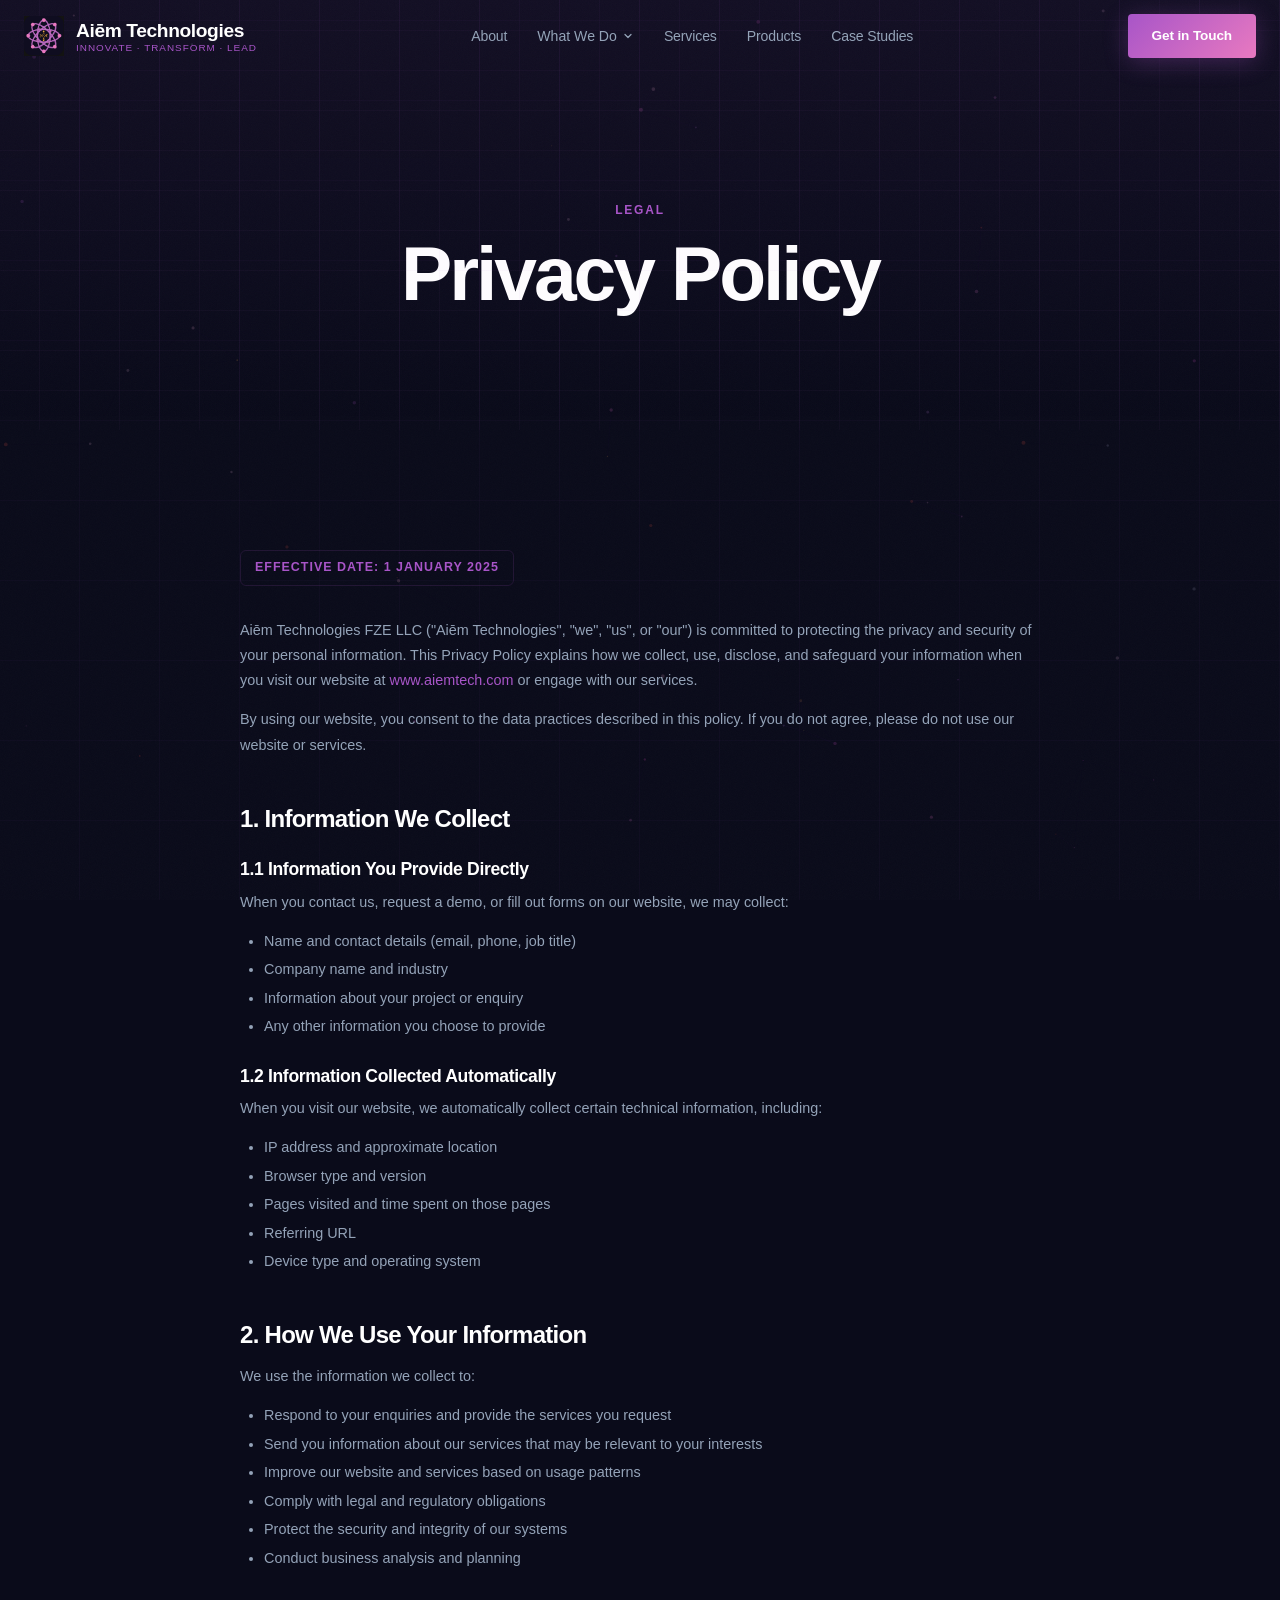
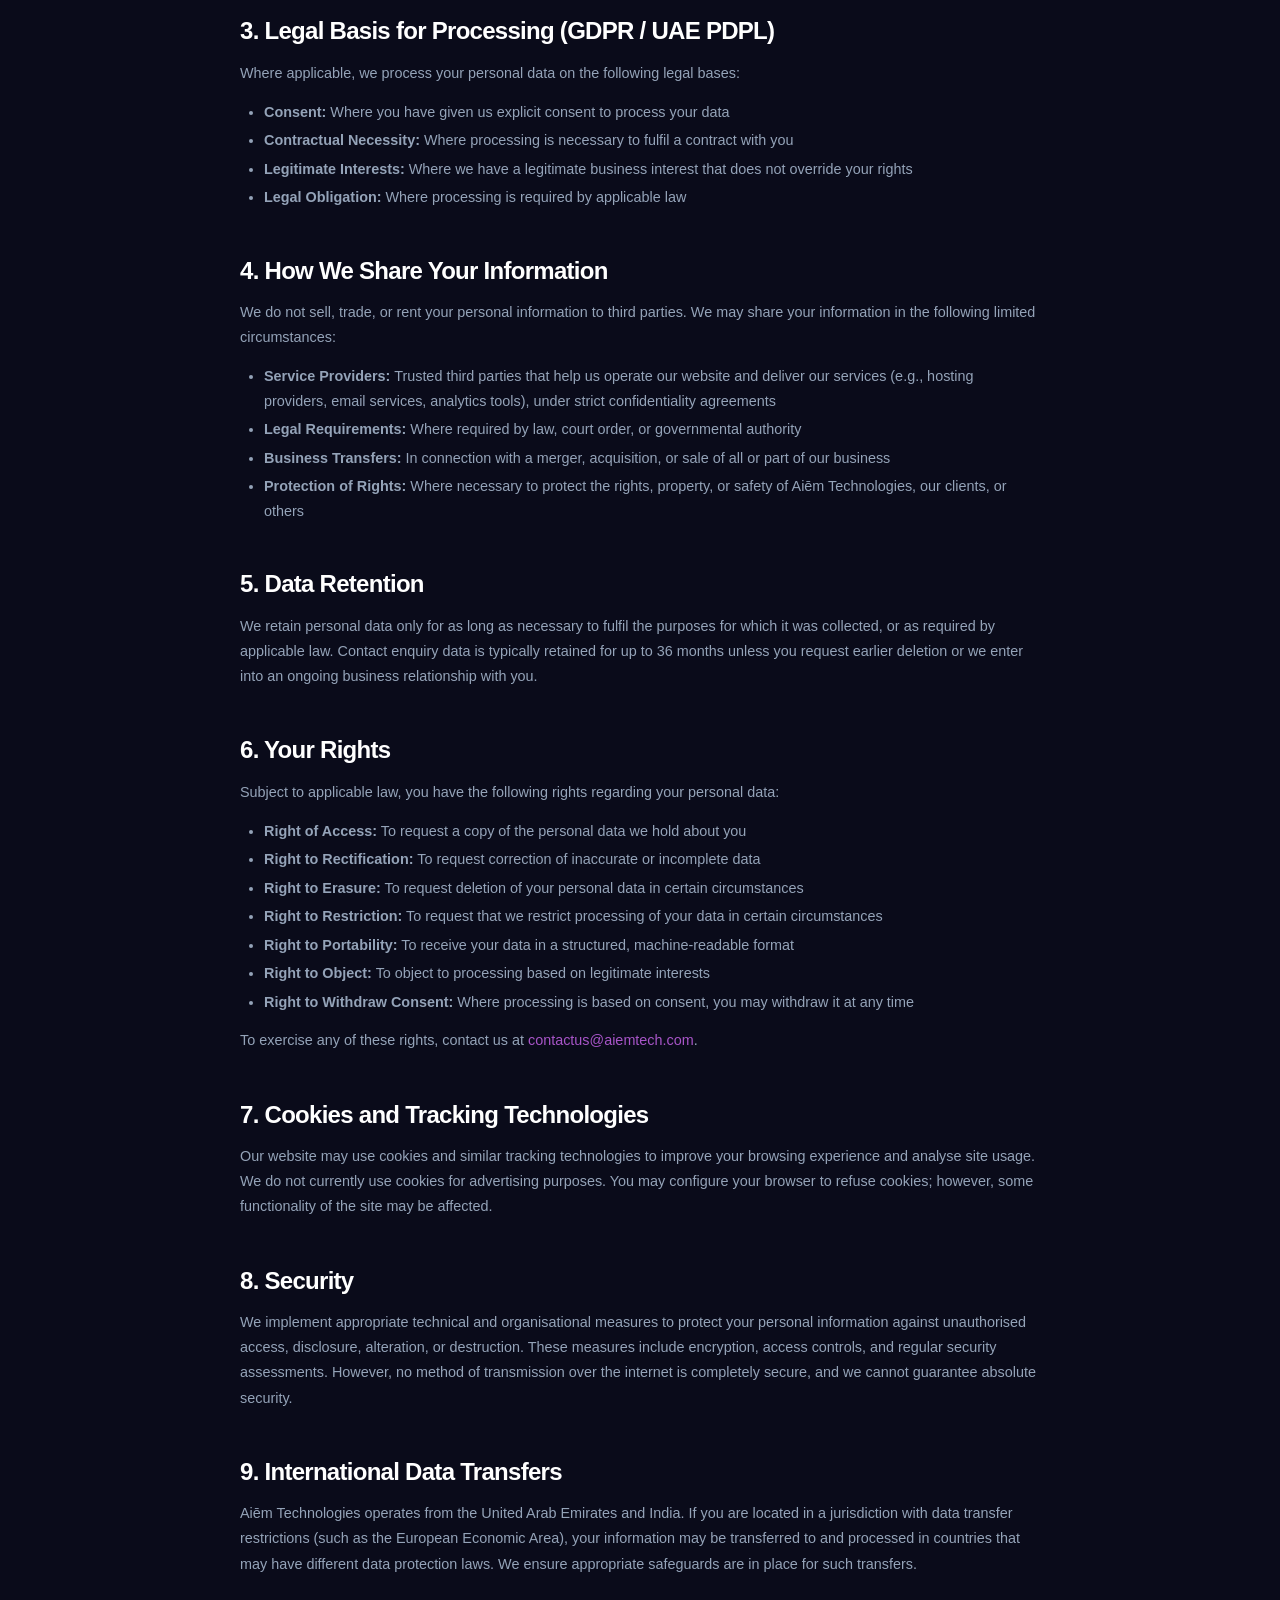
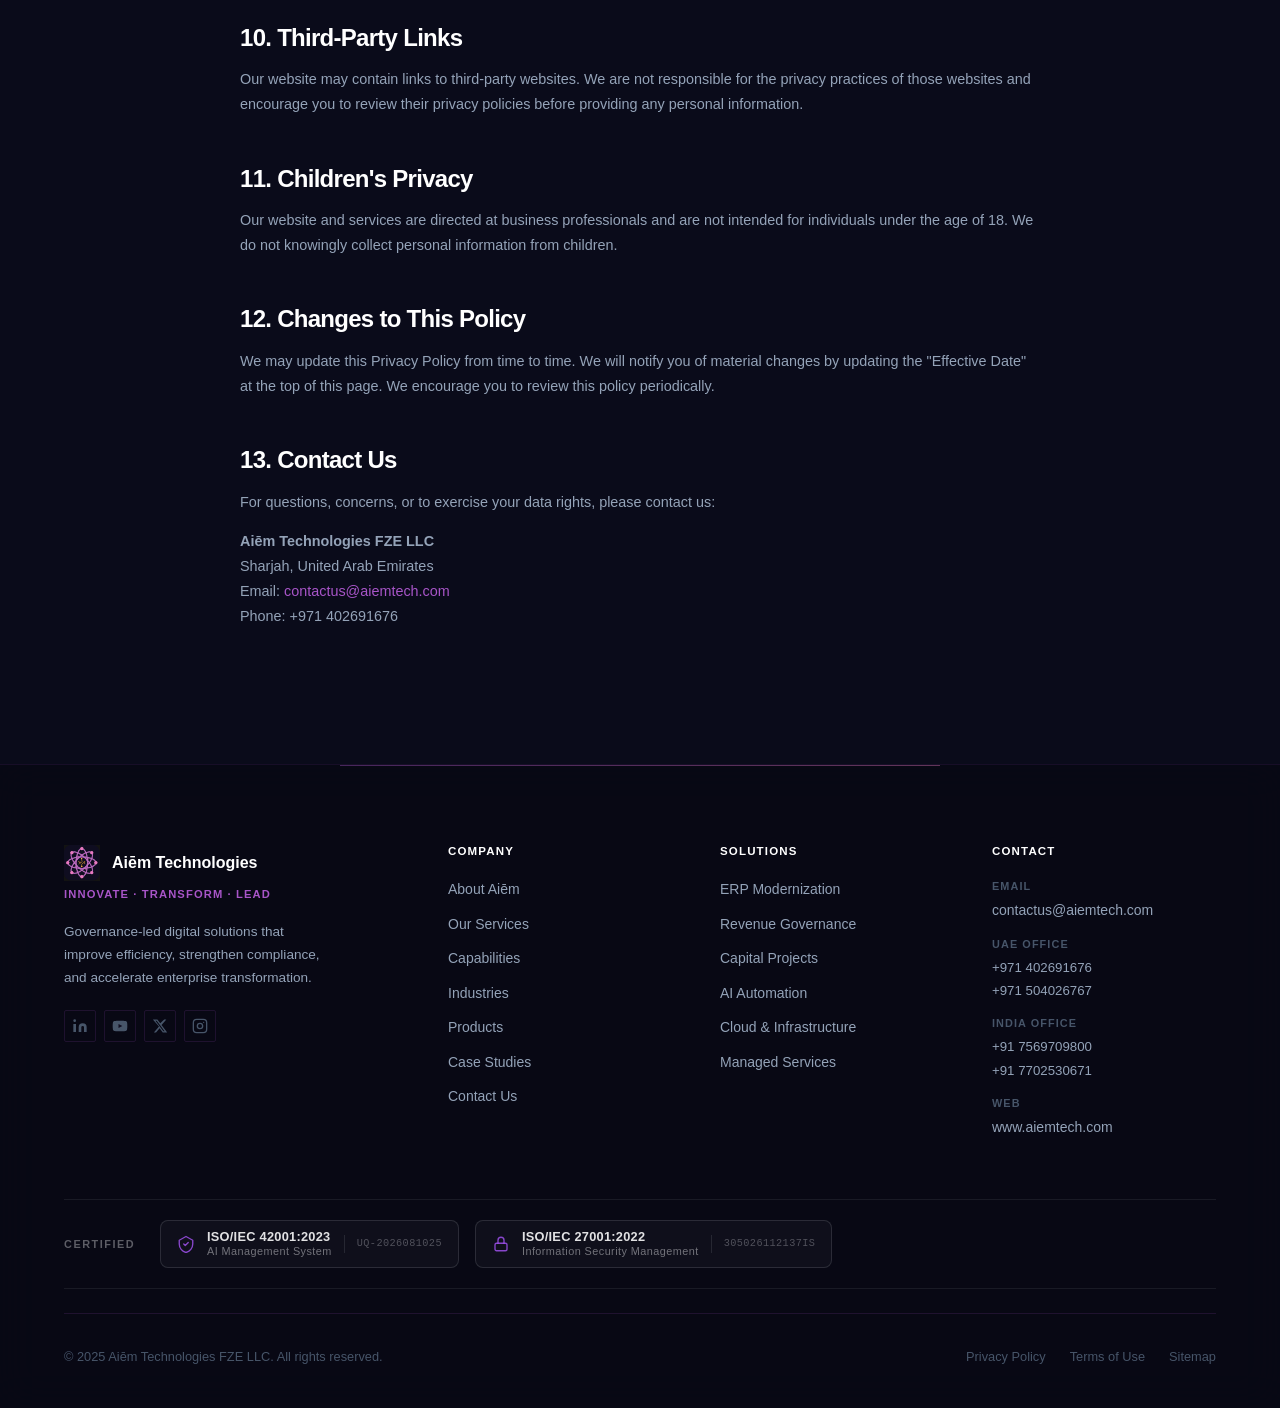
<file: privacy.html>
<!DOCTYPE html>
<html lang="en">
<head>
  <meta charset="UTF-8">
  <meta name="viewport" content="width=device-width, initial-scale=1.0">
  <meta http-equiv="X-Content-Type-Options" content="nosniff">
  <meta http-equiv="Content-Security-Policy" content="default-src 'self'; script-src 'self' 'unsafe-inline'; style-src 'self' 'unsafe-inline' https://fonts.googleapis.com; font-src 'self' https://fonts.gstatic.com; img-src 'self' data: https:; connect-src 'self' https://formspree.io; frame-ancestors 'none';">
  <meta http-equiv="Permissions-Policy" content="camera=(), microphone=(), geolocation=(), payment=()">
  <meta name="referrer" content="strict-origin-when-cross-origin">
  <title>Privacy Policy | Aiēm Technologies</title>
  <meta name="description" content="Aiēm Technologies privacy policy, how we collect, use, and protect your personal data.">
  <link rel="canonical" href="https://www.aiemtech.com/privacy.html">
  <meta name="robots" content="noindex">

  <link rel="preconnect" href="https://fonts.googleapis.com">
  <link rel="preconnect" href="https://fonts.gstatic.com" crossorigin>
  <link href="https://fonts.googleapis.com/css2?family=Inter:wght@300;400;500;600;700;800;900&display=swap" rel="stylesheet">
  <link rel="stylesheet" href="assets/css/main.css?v=5">
</head>
<body>
  <a href="#main" class="skip-link">Skip to main content</a>
  <canvas id="particles" aria-hidden="true"></canvas>
  <div id="navbar"></div>

  <main id="main">

    <section class="page-hero" style="padding-bottom:40px;">
      <div class="container">
        <span class="page-hero-eyebrow">Legal</span>
        <h1>Privacy Policy</h1>
      </div>
    </section>

    <section>
      <div class="container">
        <div class="policy-content">
          <span class="policy-effective">Effective Date: 1 January 2025</span>

          <p>Aiēm Technologies FZE LLC ("Aiēm Technologies", "we", "us", or "our") is committed to protecting the privacy and security of your personal information. This Privacy Policy explains how we collect, use, disclose, and safeguard your information when you visit our website at <a href="https://www.aiemtech.com" style="color:var(--color-orchid);">www.aiemtech.com</a> or engage with our services.</p>

          <p>By using our website, you consent to the data practices described in this policy. If you do not agree, please do not use our website or services.</p>

          <h2>1. Information We Collect</h2>

          <h3>1.1 Information You Provide Directly</h3>
          <p>When you contact us, request a demo, or fill out forms on our website, we may collect:</p>
          <ul>
            <li>Name and contact details (email, phone, job title)</li>
            <li>Company name and industry</li>
            <li>Information about your project or enquiry</li>
            <li>Any other information you choose to provide</li>
          </ul>

          <h3>1.2 Information Collected Automatically</h3>
          <p>When you visit our website, we automatically collect certain technical information, including:</p>
          <ul>
            <li>IP address and approximate location</li>
            <li>Browser type and version</li>
            <li>Pages visited and time spent on those pages</li>
            <li>Referring URL</li>
            <li>Device type and operating system</li>
          </ul>

          <h2>2. How We Use Your Information</h2>
          <p>We use the information we collect to:</p>
          <ul>
            <li>Respond to your enquiries and provide the services you request</li>
            <li>Send you information about our services that may be relevant to your interests</li>
            <li>Improve our website and services based on usage patterns</li>
            <li>Comply with legal and regulatory obligations</li>
            <li>Protect the security and integrity of our systems</li>
            <li>Conduct business analysis and planning</li>
          </ul>

          <h2>3. Legal Basis for Processing (GDPR / UAE PDPL)</h2>
          <p>Where applicable, we process your personal data on the following legal bases:</p>
          <ul>
            <li><strong>Consent:</strong> Where you have given us explicit consent to process your data</li>
            <li><strong>Contractual Necessity:</strong> Where processing is necessary to fulfil a contract with you</li>
            <li><strong>Legitimate Interests:</strong> Where we have a legitimate business interest that does not override your rights</li>
            <li><strong>Legal Obligation:</strong> Where processing is required by applicable law</li>
          </ul>

          <h2>4. How We Share Your Information</h2>
          <p>We do not sell, trade, or rent your personal information to third parties. We may share your information in the following limited circumstances:</p>
          <ul>
            <li><strong>Service Providers:</strong> Trusted third parties that help us operate our website and deliver our services (e.g., hosting providers, email services, analytics tools), under strict confidentiality agreements</li>
            <li><strong>Legal Requirements:</strong> Where required by law, court order, or governmental authority</li>
            <li><strong>Business Transfers:</strong> In connection with a merger, acquisition, or sale of all or part of our business</li>
            <li><strong>Protection of Rights:</strong> Where necessary to protect the rights, property, or safety of Aiēm Technologies, our clients, or others</li>
          </ul>

          <h2>5. Data Retention</h2>
          <p>We retain personal data only for as long as necessary to fulfil the purposes for which it was collected, or as required by applicable law. Contact enquiry data is typically retained for up to 36 months unless you request earlier deletion or we enter into an ongoing business relationship with you.</p>

          <h2>6. Your Rights</h2>
          <p>Subject to applicable law, you have the following rights regarding your personal data:</p>
          <ul>
            <li><strong>Right of Access:</strong> To request a copy of the personal data we hold about you</li>
            <li><strong>Right to Rectification:</strong> To request correction of inaccurate or incomplete data</li>
            <li><strong>Right to Erasure:</strong> To request deletion of your personal data in certain circumstances</li>
            <li><strong>Right to Restriction:</strong> To request that we restrict processing of your data in certain circumstances</li>
            <li><strong>Right to Portability:</strong> To receive your data in a structured, machine-readable format</li>
            <li><strong>Right to Object:</strong> To object to processing based on legitimate interests</li>
            <li><strong>Right to Withdraw Consent:</strong> Where processing is based on consent, you may withdraw it at any time</li>
          </ul>
          <p>To exercise any of these rights, contact us at <a href="mailto:contactus@aiemtech.com" style="color:var(--color-orchid);">contactus@aiemtech.com</a>.</p>

          <h2>7. Cookies and Tracking Technologies</h2>
          <p>Our website may use cookies and similar tracking technologies to improve your browsing experience and analyse site usage. We do not currently use cookies for advertising purposes. You may configure your browser to refuse cookies; however, some functionality of the site may be affected.</p>

          <h2>8. Security</h2>
          <p>We implement appropriate technical and organisational measures to protect your personal information against unauthorised access, disclosure, alteration, or destruction. These measures include encryption, access controls, and regular security assessments. However, no method of transmission over the internet is completely secure, and we cannot guarantee absolute security.</p>

          <h2>9. International Data Transfers</h2>
          <p>Aiēm Technologies operates from the United Arab Emirates and India. If you are located in a jurisdiction with data transfer restrictions (such as the European Economic Area), your information may be transferred to and processed in countries that may have different data protection laws. We ensure appropriate safeguards are in place for such transfers.</p>

          <h2>10. Third-Party Links</h2>
          <p>Our website may contain links to third-party websites. We are not responsible for the privacy practices of those websites and encourage you to review their privacy policies before providing any personal information.</p>

          <h2>11. Children's Privacy</h2>
          <p>Our website and services are directed at business professionals and are not intended for individuals under the age of 18. We do not knowingly collect personal information from children.</p>

          <h2>12. Changes to This Policy</h2>
          <p>We may update this Privacy Policy from time to time. We will notify you of material changes by updating the "Effective Date" at the top of this page. We encourage you to review this policy periodically.</p>

          <h2>13. Contact Us</h2>
          <p>For questions, concerns, or to exercise your data rights, please contact us:</p>
          <p>
            <strong>Aiēm Technologies FZE LLC</strong><br>
            Sharjah, United Arab Emirates<br>
            Email: <a href="mailto:contactus@aiemtech.com" style="color:var(--color-orchid);">contactus@aiemtech.com</a><br>
            Phone: +971 402691676
          </p>
        </div>
      </div>
    </section>

  </main>

  <div id="footer"></div>
  <script src="assets/js/main.js?v=5"></script>
</body>
</html>
</file>
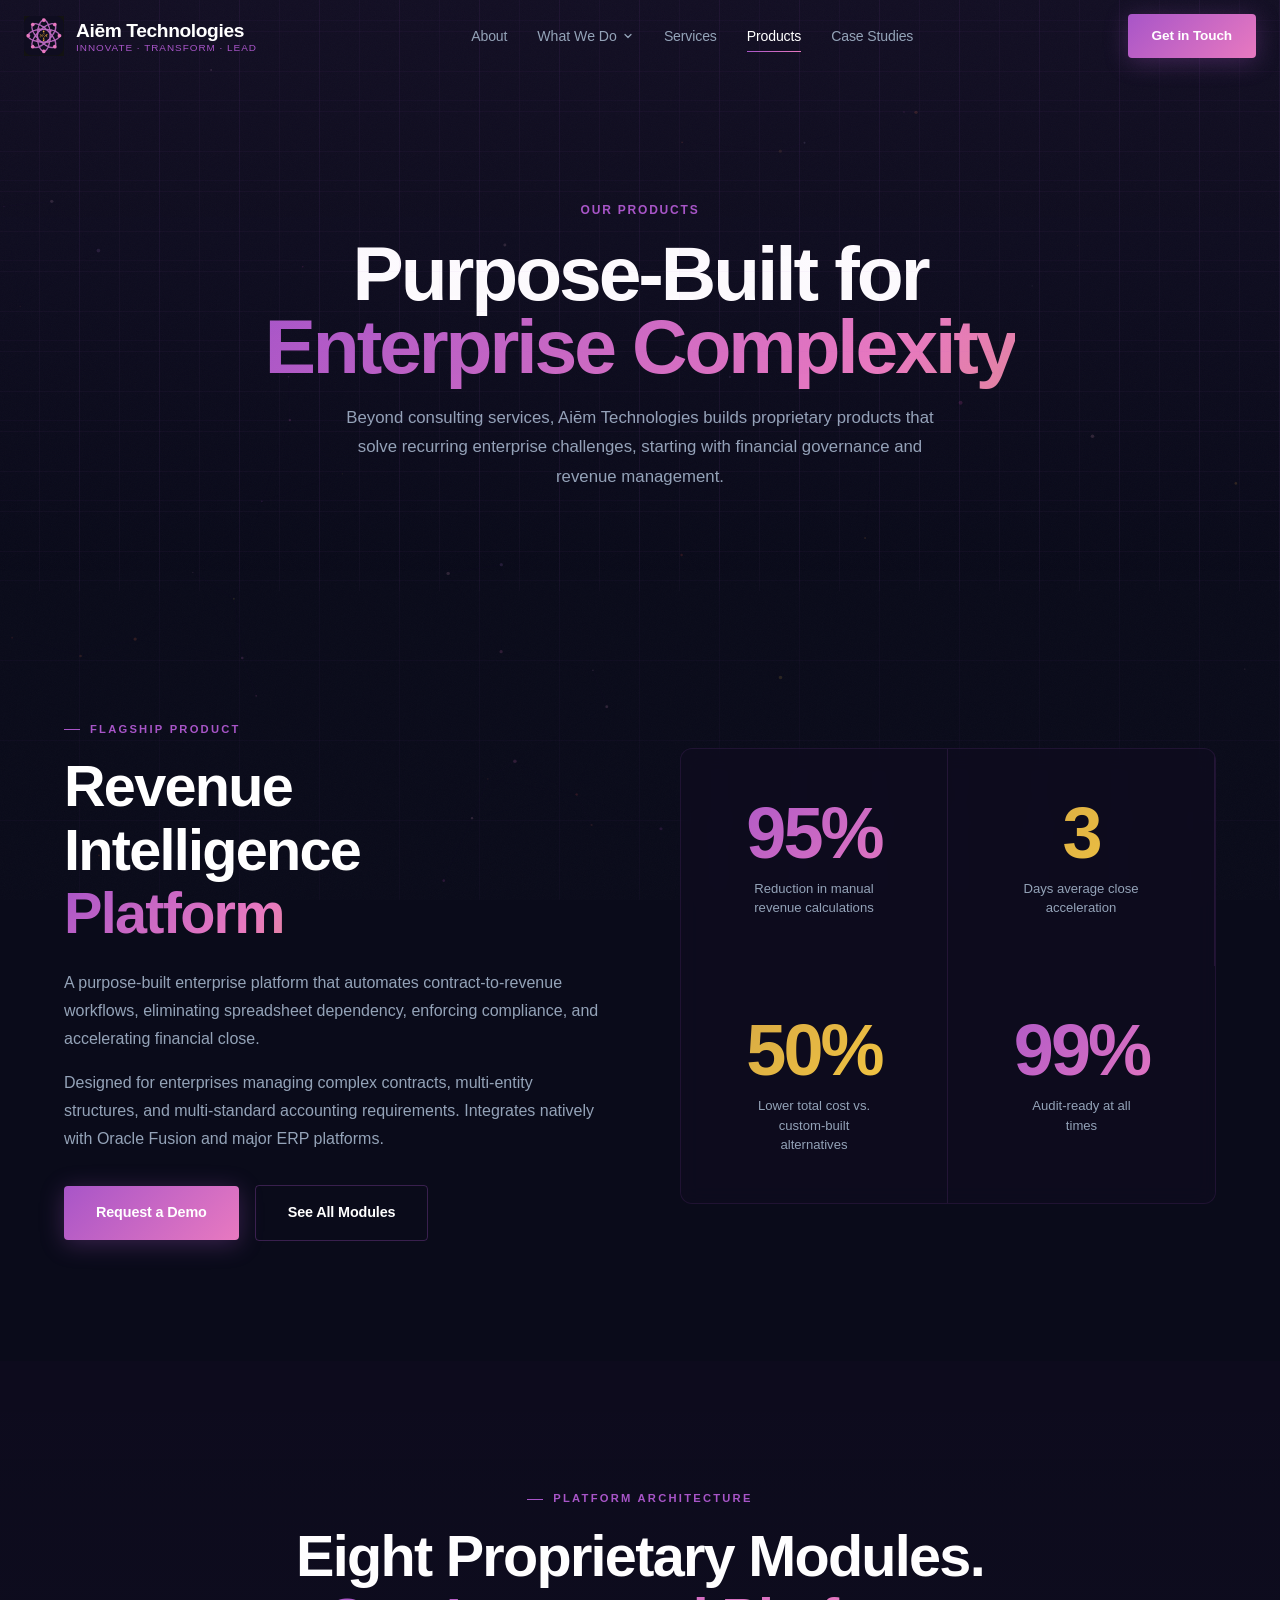
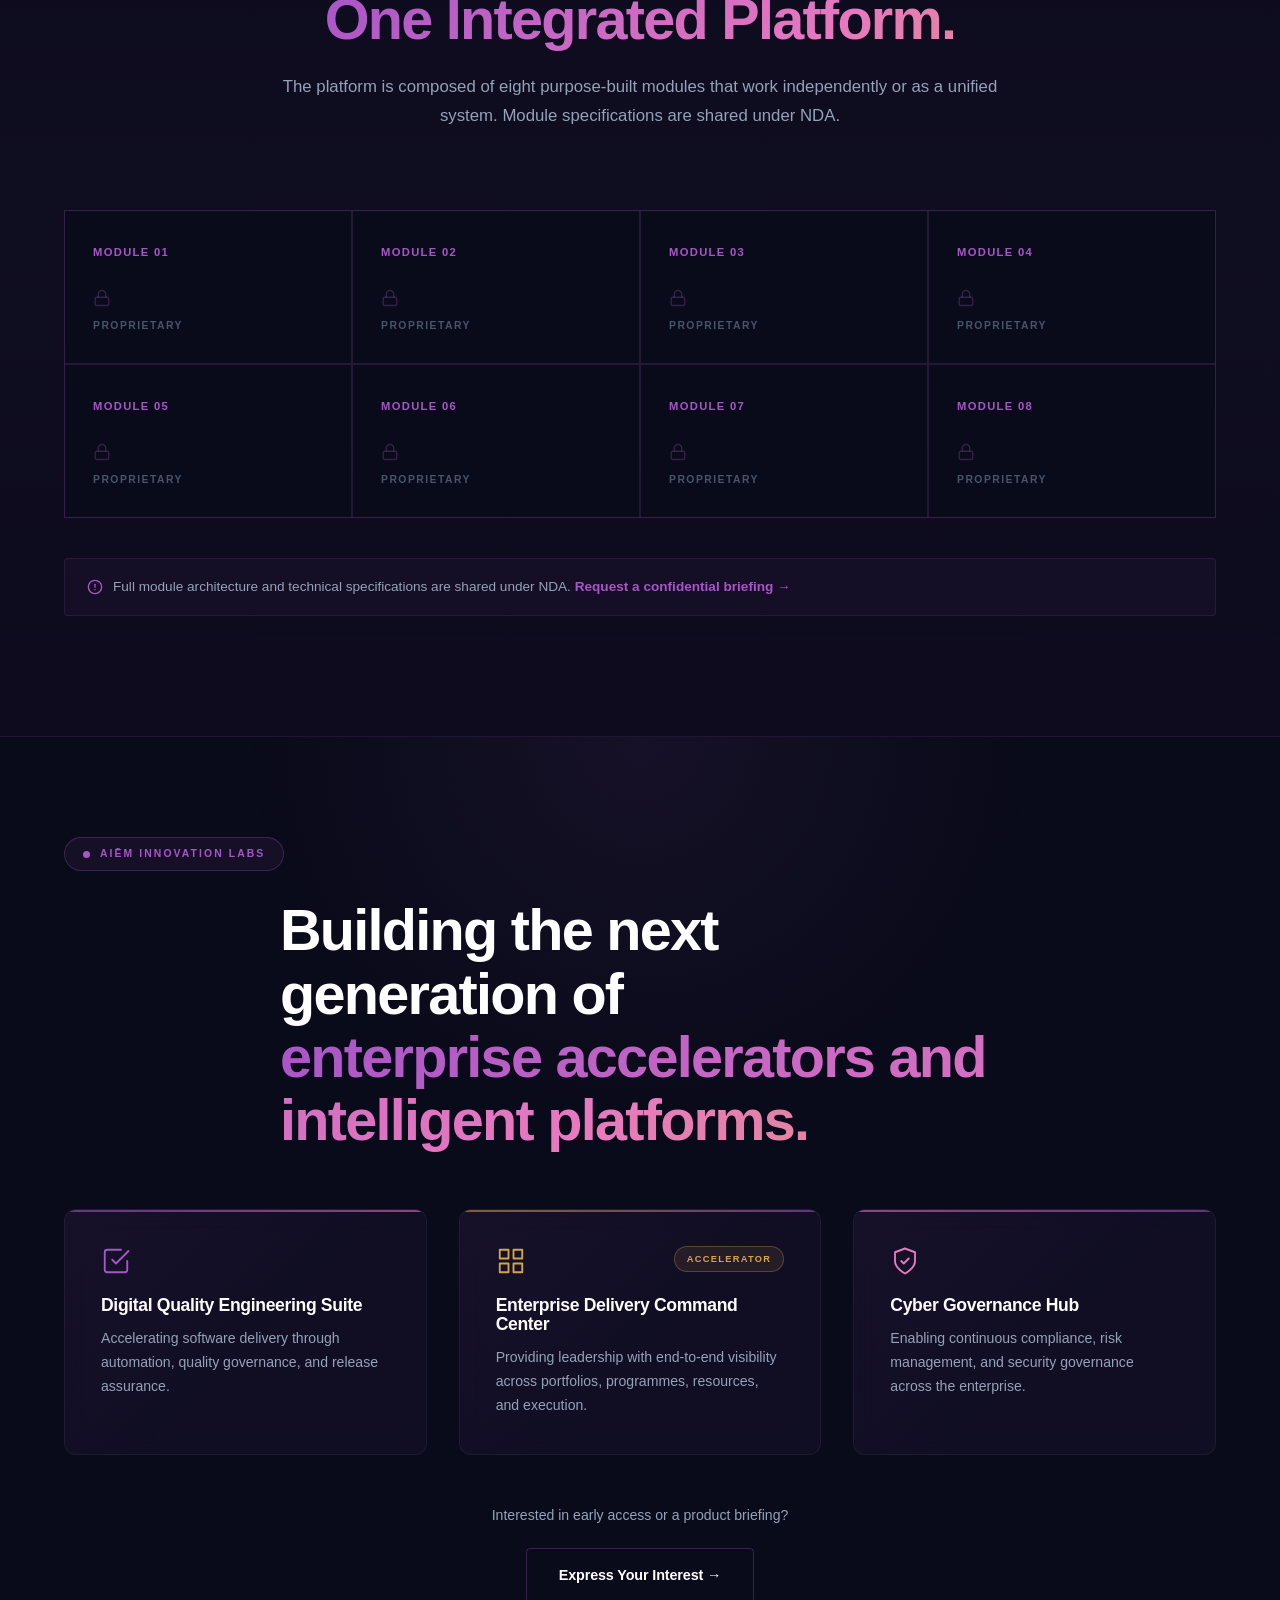
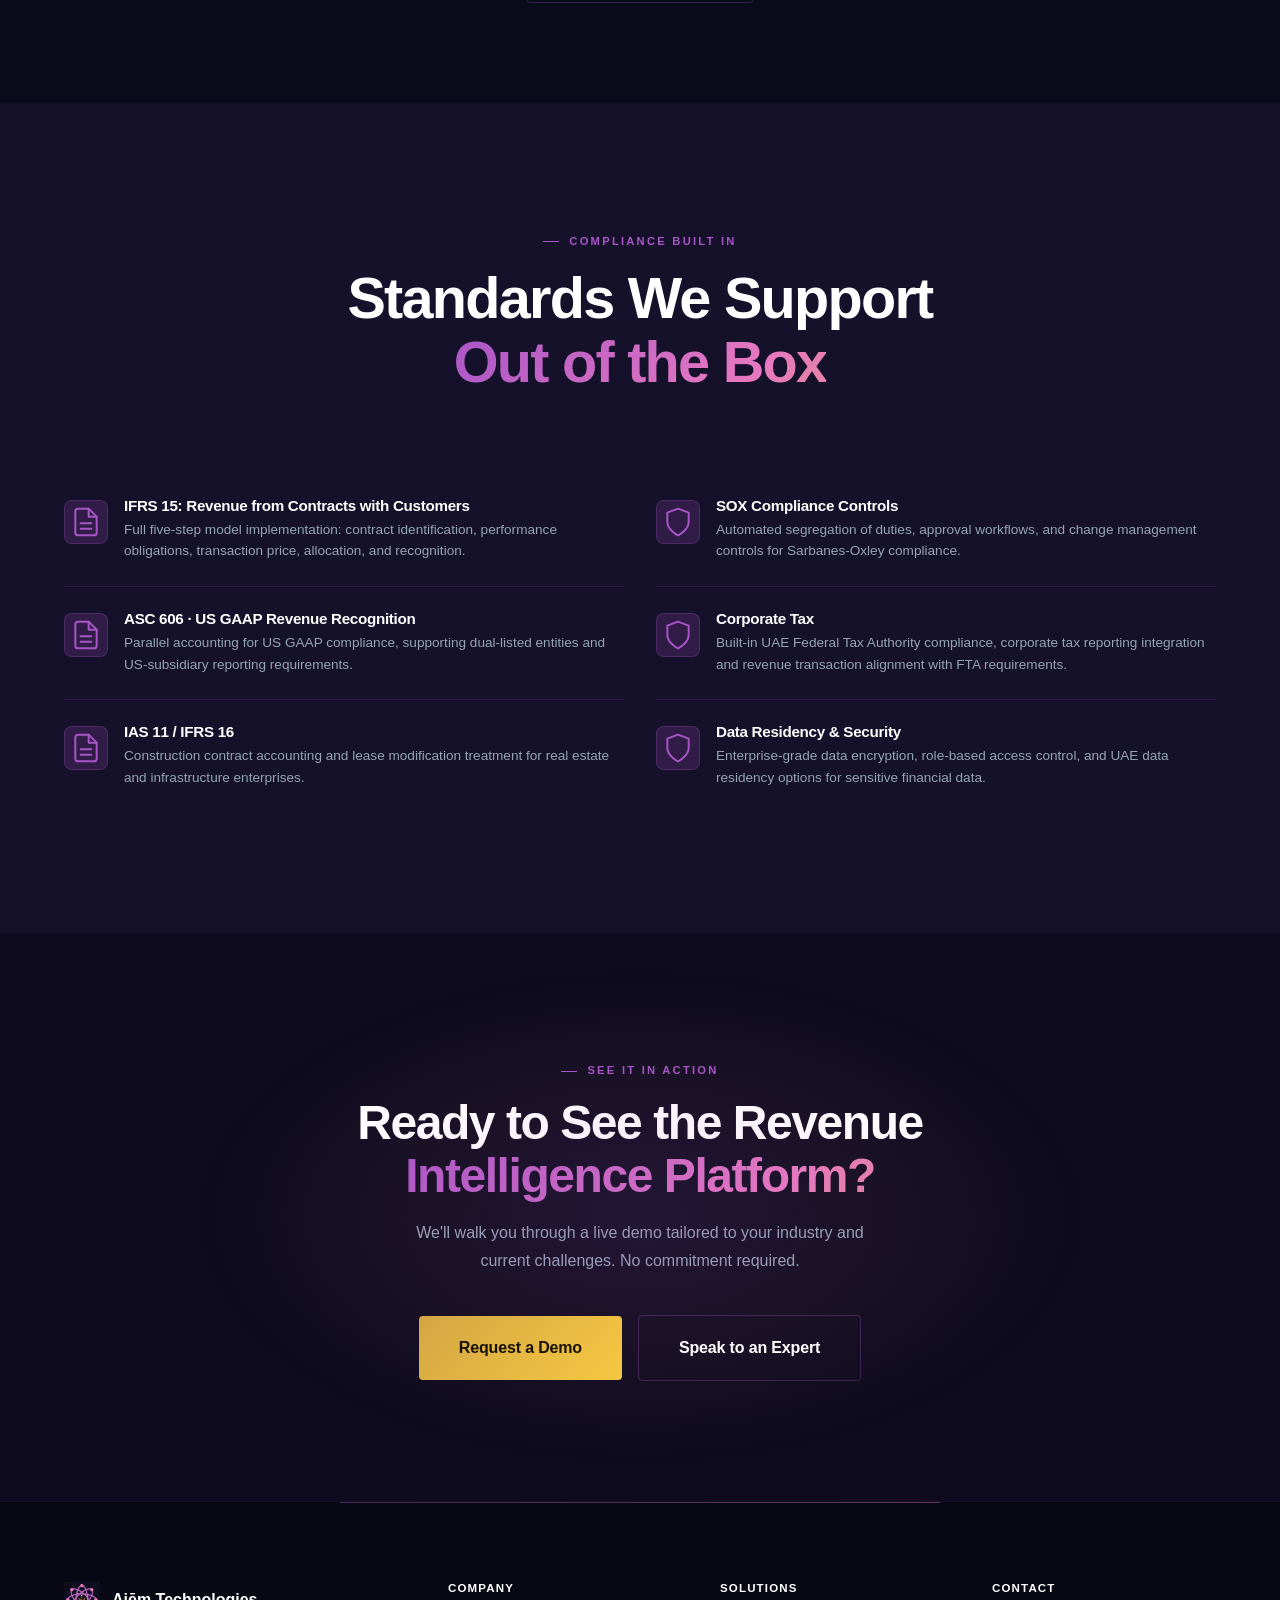
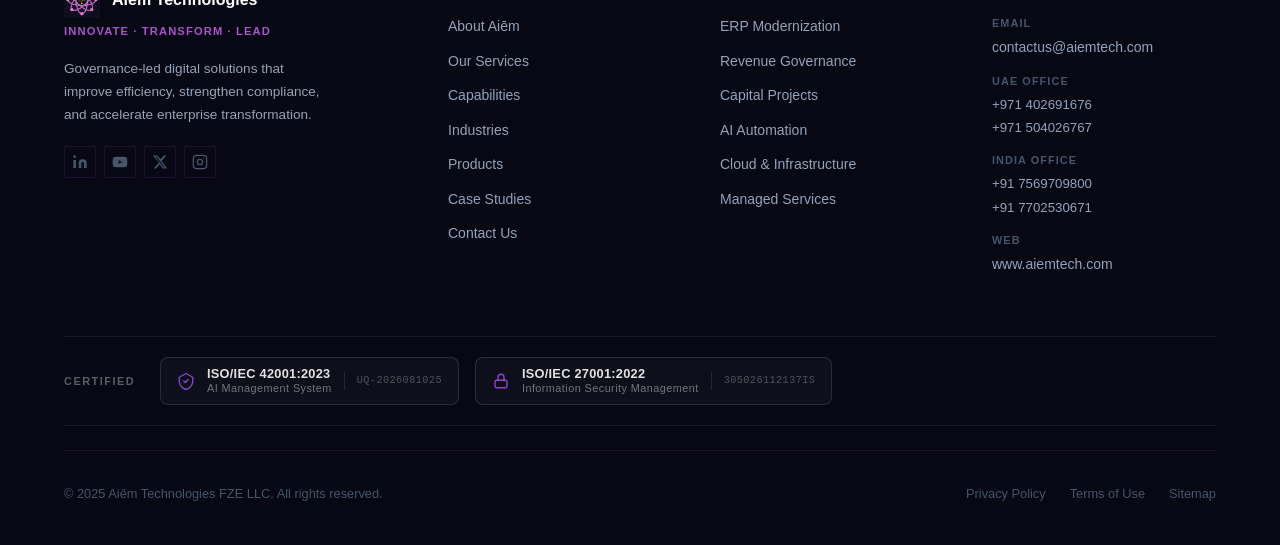
<file: products.html>
<!DOCTYPE html>
<html lang="en">
<head>
  <meta charset="UTF-8">
  <meta name="viewport" content="width=device-width, initial-scale=1.0">
  <meta http-equiv="X-Content-Type-Options" content="nosniff">
  <meta http-equiv="Content-Security-Policy" content="default-src 'self'; script-src 'self' 'unsafe-inline'; style-src 'self' 'unsafe-inline' https://fonts.googleapis.com; font-src 'self' https://fonts.gstatic.com; img-src 'self' data: https:; connect-src 'self' https://formspree.io; frame-ancestors 'none';">
  <meta http-equiv="Permissions-Policy" content="camera=(), microphone=(), geolocation=(), payment=()">
  <meta name="referrer" content="strict-origin-when-cross-origin">
  <title>Products | Aiēm Technologies</title>
  <meta name="description" content="Aiēm Technologies' proprietary products, the Revenue Intelligence Platform for enterprise contract-to-cash automation, and emerging product suite.">
  <link rel="canonical" href="https://www.aiemtech.com/products.html">

  <link rel="preconnect" href="https://fonts.googleapis.com">
  <link rel="preconnect" href="https://fonts.gstatic.com" crossorigin>
  <link href="https://fonts.googleapis.com/css2?family=Inter:wght@300;400;500;600;700;800;900&display=swap" rel="stylesheet">
  <link rel="stylesheet" href="assets/css/main.css?v=5">
</head>
<body>
  <a href="#main" class="skip-link">Skip to main content</a>
  <canvas id="particles" aria-hidden="true"></canvas>
  <div id="navbar"></div>

  <main id="main">

    <!-- PAGE HERO -->
    <section class="page-hero">
      <div class="container">
        <span class="page-hero-eyebrow">Our Products</span>
        <h1>Purpose-Built for<br><span class="gradient-text">Enterprise Complexity</span></h1>
        <p>Beyond consulting services, Aiēm Technologies builds proprietary products that solve recurring enterprise challenges, starting with financial governance and revenue management.</p>
      </div>
    </section>

    <!-- FEATURED PRODUCT: REVENUE INTELLIGENCE PLATFORM -->
    <section>
      <div class="container">
        <div style="display:grid;grid-template-columns:1fr 1fr;gap:80px;align-items:center;">
          <div class="reveal-left">
            <span class="eyebrow">Flagship Product</span>
            <h2>Revenue Intelligence<br><span class="gradient-text">Platform</span></h2>
            <p class="mt-24">A purpose-built enterprise platform that automates contract-to-revenue workflows, eliminating spreadsheet dependency, enforcing compliance, and accelerating financial close.</p>
            <p class="mt-16">Designed for enterprises managing complex contracts, multi-entity structures, and multi-standard accounting requirements. Integrates natively with Oracle Fusion and major ERP platforms.</p>
            <div class="hero-actions mt-32">
              <a href="contact.html" class="btn btn-primary">Request a Demo</a>
              <a href="#platform-modules" class="btn btn-outline">See All Modules</a>
            </div>
          </div>
          <div class="reveal-right">
            <div class="stats-row" style="grid-template-columns:repeat(2,1fr);">
              <div class="stat-item">
                <span class="stat-number" data-count="95" data-suffix="%">95%</span>
                <p class="stat-label">Reduction in manual revenue calculations</p>
              </div>
              <div class="stat-item gold">
                <span class="stat-number" data-count="3">3</span>
                <p class="stat-label">Days average close acceleration</p>
              </div>
              <div class="stat-item gold">
                <span class="stat-number" data-count="50" data-suffix="%">50%</span>
                <p class="stat-label">Lower total cost vs. custom-built alternatives</p>
              </div>
              <div class="stat-item">
                <span class="stat-number" data-count="100" data-suffix="%">100%</span>
                <p class="stat-label">Audit-ready at all times</p>
              </div>
            </div>
          </div>
        </div>
      </div>
    </section>

    <!-- PLATFORM MODULES -->
    <section id="platform-modules" class="section-alt">
      <div class="container">
        <div class="section-header reveal">
          <span class="eyebrow">Platform Architecture</span>
          <h2>Eight Proprietary Modules.<br><span class="gradient-text">One Integrated Platform.</span></h2>
          <p>The platform is composed of eight purpose-built modules that work independently or as a unified system. Module specifications are shared under NDA.</p>
        </div>
        <div class="module-grid reveal" style="margin-bottom: 40px;">
          <div class="module-card module-locked">
            <span class="module-num">MODULE 01</span>
            <div class="module-lock">
              <svg width="18" height="18" viewBox="0 0 24 24" fill="none" stroke="currentColor" stroke-width="1.8" stroke-linecap="round" stroke-linejoin="round" aria-hidden="true"><rect x="3" y="11" width="18" height="11" rx="2"/><path d="M7 11V7a5 5 0 0 1 10 0v4"/></svg>
            </div>
            <p class="module-locked-label">Proprietary</p>
          </div>
          <div class="module-card module-locked">
            <span class="module-num">MODULE 02</span>
            <div class="module-lock">
              <svg width="18" height="18" viewBox="0 0 24 24" fill="none" stroke="currentColor" stroke-width="1.8" stroke-linecap="round" stroke-linejoin="round" aria-hidden="true"><rect x="3" y="11" width="18" height="11" rx="2"/><path d="M7 11V7a5 5 0 0 1 10 0v4"/></svg>
            </div>
            <p class="module-locked-label">Proprietary</p>
          </div>
          <div class="module-card module-locked">
            <span class="module-num">MODULE 03</span>
            <div class="module-lock">
              <svg width="18" height="18" viewBox="0 0 24 24" fill="none" stroke="currentColor" stroke-width="1.8" stroke-linecap="round" stroke-linejoin="round" aria-hidden="true"><rect x="3" y="11" width="18" height="11" rx="2"/><path d="M7 11V7a5 5 0 0 1 10 0v4"/></svg>
            </div>
            <p class="module-locked-label">Proprietary</p>
          </div>
          <div class="module-card module-locked">
            <span class="module-num">MODULE 04</span>
            <div class="module-lock">
              <svg width="18" height="18" viewBox="0 0 24 24" fill="none" stroke="currentColor" stroke-width="1.8" stroke-linecap="round" stroke-linejoin="round" aria-hidden="true"><rect x="3" y="11" width="18" height="11" rx="2"/><path d="M7 11V7a5 5 0 0 1 10 0v4"/></svg>
            </div>
            <p class="module-locked-label">Proprietary</p>
          </div>
          <div class="module-card module-locked">
            <span class="module-num">MODULE 05</span>
            <div class="module-lock">
              <svg width="18" height="18" viewBox="0 0 24 24" fill="none" stroke="currentColor" stroke-width="1.8" stroke-linecap="round" stroke-linejoin="round" aria-hidden="true"><rect x="3" y="11" width="18" height="11" rx="2"/><path d="M7 11V7a5 5 0 0 1 10 0v4"/></svg>
            </div>
            <p class="module-locked-label">Proprietary</p>
          </div>
          <div class="module-card module-locked">
            <span class="module-num">MODULE 06</span>
            <div class="module-lock">
              <svg width="18" height="18" viewBox="0 0 24 24" fill="none" stroke="currentColor" stroke-width="1.8" stroke-linecap="round" stroke-linejoin="round" aria-hidden="true"><rect x="3" y="11" width="18" height="11" rx="2"/><path d="M7 11V7a5 5 0 0 1 10 0v4"/></svg>
            </div>
            <p class="module-locked-label">Proprietary</p>
          </div>
          <div class="module-card module-locked">
            <span class="module-num">MODULE 07</span>
            <div class="module-lock">
              <svg width="18" height="18" viewBox="0 0 24 24" fill="none" stroke="currentColor" stroke-width="1.8" stroke-linecap="round" stroke-linejoin="round" aria-hidden="true"><rect x="3" y="11" width="18" height="11" rx="2"/><path d="M7 11V7a5 5 0 0 1 10 0v4"/></svg>
            </div>
            <p class="module-locked-label">Proprietary</p>
          </div>
          <div class="module-card module-locked">
            <span class="module-num">MODULE 08</span>
            <div class="module-lock">
              <svg width="18" height="18" viewBox="0 0 24 24" fill="none" stroke="currentColor" stroke-width="1.8" stroke-linecap="round" stroke-linejoin="round" aria-hidden="true"><rect x="3" y="11" width="18" height="11" rx="2"/><path d="M7 11V7a5 5 0 0 1 10 0v4"/></svg>
            </div>
            <p class="module-locked-label">Proprietary</p>
          </div>
        </div>
        <div class="module-nda-notice reveal">
          <svg width="16" height="16" viewBox="0 0 24 24" fill="none" stroke="currentColor" stroke-width="2" stroke-linecap="round" stroke-linejoin="round" aria-hidden="true"><circle cx="12" cy="12" r="10"/><line x1="12" y1="8" x2="12" y2="12"/><line x1="12" y1="16" x2="12.01" y2="16"/></svg>
          <span>Full module architecture and technical specifications are shared under NDA. <a href="contact.html">Request a confidential briefing &rarr;</a></span>
        </div>
      </div>
    </section>

    <!-- INNOVATION LABS -->
    <section style="border-top: 1px solid var(--color-border); padding: 100px 0; position: relative; overflow: hidden;">
      <div style="position:absolute;top:0;left:50%;transform:translateX(-50%);width:800px;height:400px;background:radial-gradient(ellipse at 50% 0%,rgba(168,85,200,0.08) 0%,transparent 70%);pointer-events:none;" aria-hidden="true"></div>
      <div class="container" style="position: relative; z-index: 1;">

        <div class="reveal" style="margin-bottom: 28px;">
          <span style="display:inline-flex;align-items:center;gap:10px;font-size:0.65rem;font-weight:800;letter-spacing:0.2em;text-transform:uppercase;color:var(--color-orchid);background:rgba(168,85,200,0.08);border:1px solid rgba(168,85,200,0.28);border-radius:100px;padding:7px 18px;">
            <span style="width:7px;height:7px;border-radius:50%;background:var(--color-orchid);display:inline-block;animation:ring-pulse 2.2s ease-in-out infinite;"></span>
            Aiēm Innovation Labs
          </span>
        </div>

        <div class="section-header reveal" style="text-align:left;margin-bottom:56px;">
          <h2>Building the next generation of<br><span class="gradient-text">enterprise accelerators and intelligent platforms.</span></h2>
        </div>

        <div class="grid-3">

          <!-- Lab Product 1: Digital Quality Engineering Suite -->
          <div class="card reveal delay-1" style="border-color:rgba(168,85,200,0.22);position:relative;overflow:hidden;background:rgba(168,85,200,0.03);">
            <div style="position:absolute;top:0;left:0;right:0;height:2px;background:var(--gradient-primary);opacity:0.55;" aria-hidden="true"></div>
            <div style="display:flex;justify-content:space-between;align-items:flex-start;margin-bottom:20px;">
              <span class="pillar-icon" style="color:var(--color-orchid);margin-bottom:0;">
                <svg width="30" height="30" viewBox="0 0 24 24" fill="none" stroke="currentColor" stroke-width="1.5" stroke-linecap="round" stroke-linejoin="round" aria-hidden="true"><path d="M9 11l3 3L22 4"/><path d="M21 12v7a2 2 0 0 1-2 2H5a2 2 0 0 1-2-2V5a2 2 0 0 1 2-2h11"/></svg>
              </span>
            </div>
            <h3 style="font-size:1.1rem;margin-bottom:12px;">Digital Quality Engineering Suite</h3>
            <p style="font-size:0.88rem;line-height:1.7;color:var(--color-gray);">Accelerating software delivery through automation, quality governance, and release assurance.</p>
          </div>

          <!-- Lab Product 2: Enterprise Delivery Command Center -->
          <div class="card reveal delay-2" style="border-color:rgba(212,166,68,0.22);position:relative;overflow:hidden;background:rgba(212,166,68,0.02);">
            <div style="position:absolute;top:0;left:0;right:0;height:2px;background:linear-gradient(90deg,var(--color-gold),var(--color-orchid));opacity:0.55;" aria-hidden="true"></div>
            <div style="display:flex;justify-content:space-between;align-items:flex-start;margin-bottom:20px;">
              <span class="pillar-icon" style="color:var(--color-gold);margin-bottom:0;">
                <svg width="30" height="30" viewBox="0 0 24 24" fill="none" stroke="currentColor" stroke-width="1.5" stroke-linecap="round" stroke-linejoin="round" aria-hidden="true"><rect x="3" y="3" width="7" height="7"/><rect x="14" y="3" width="7" height="7"/><rect x="14" y="14" width="7" height="7"/><rect x="3" y="14" width="7" height="7"/></svg>
              </span>
              <span style="font-size:0.58rem;font-weight:800;letter-spacing:0.14em;text-transform:uppercase;color:var(--color-gold);background:rgba(212,166,68,0.1);border:1px solid rgba(212,166,68,0.3);border-radius:100px;padding:4px 12px;white-space:nowrap;">Accelerator</span>
            </div>
            <h3 style="font-size:1.1rem;margin-bottom:12px;">Enterprise Delivery Command Center</h3>
            <p style="font-size:0.88rem;line-height:1.7;color:var(--color-gray);">Providing leadership with end-to-end visibility across portfolios, programmes, resources, and execution.</p>
          </div>

          <!-- Lab Product 3: Cyber Governance Hub -->
          <div class="card reveal delay-3" style="border-color:rgba(232,121,192,0.22);position:relative;overflow:hidden;background:rgba(232,121,192,0.02);">
            <div style="position:absolute;top:0;left:0;right:0;height:2px;background:linear-gradient(90deg,var(--color-pink),var(--color-orchid));opacity:0.55;" aria-hidden="true"></div>
            <div style="display:flex;justify-content:space-between;align-items:flex-start;margin-bottom:20px;">
              <span class="pillar-icon" style="color:var(--color-pink);margin-bottom:0;">
                <svg width="30" height="30" viewBox="0 0 24 24" fill="none" stroke="currentColor" stroke-width="1.5" stroke-linecap="round" stroke-linejoin="round" aria-hidden="true"><path d="M12 22s8-4 8-10V5l-8-3-8 3v7c0 6 8 10 8 10z"/><polyline points="9 12 11 14 15 10"/></svg>
              </span>
            </div>
            <h3 style="font-size:1.1rem;margin-bottom:12px;">Cyber Governance Hub</h3>
            <p style="font-size:0.88rem;line-height:1.7;color:var(--color-gray);">Enabling continuous compliance, risk management, and security governance across the enterprise.</p>
          </div>

        </div>

        <div class="reveal" style="text-align:center;margin-top:48px;">
          <p style="font-size:0.88rem;color:var(--color-gray);margin-bottom:20px;">Interested in early access or a product briefing?</p>
          <a href="contact.html" class="btn btn-outline">Express Your Interest &rarr;</a>
        </div>

      </div>
    </section>

    <!-- COMPLIANCE -->
    <section class="section-alt2">
      <div class="container">
        <div class="section-header reveal">
          <span class="eyebrow">Compliance Built In</span>
          <h2>Standards We Support<br><span class="gradient-text">Out of the Box</span></h2>
        </div>
        <div class="grid-2">
          <div class="diff-list reveal-left">
            <div class="diff-item">
              <div class="diff-icon" style="color:var(--color-orchid);"><svg width="32" height="32" viewBox="0 0 24 24" fill="none" stroke="currentColor" stroke-width="1.5" stroke-linecap="round" stroke-linejoin="round" aria-hidden="true"><path d="M14 2H6a2 2 0 0 0-2 2v16a2 2 0 0 0 2 2h12a2 2 0 0 0 2-2V8z"/><polyline points="14 2 14 8 20 8"/><line x1="16" y1="13" x2="8" y2="13"/><line x1="16" y1="17" x2="8" y2="17"/></svg></div>
              <div>
                <h4>IFRS 15: Revenue from Contracts with Customers</h4>
                <p>Full five-step model implementation: contract identification, performance obligations, transaction price, allocation, and recognition.</p>
              </div>
            </div>
            <div class="diff-item">
              <div class="diff-icon" style="color:var(--color-orchid);"><svg width="32" height="32" viewBox="0 0 24 24" fill="none" stroke="currentColor" stroke-width="1.5" stroke-linecap="round" stroke-linejoin="round" aria-hidden="true"><path d="M14 2H6a2 2 0 0 0-2 2v16a2 2 0 0 0 2 2h12a2 2 0 0 0 2-2V8z"/><polyline points="14 2 14 8 20 8"/><line x1="16" y1="13" x2="8" y2="13"/><line x1="16" y1="17" x2="8" y2="17"/></svg></div>
              <div>
                <h4>ASC 606 · US GAAP Revenue Recognition</h4>
                <p>Parallel accounting for US GAAP compliance, supporting dual-listed entities and US-subsidiary reporting requirements.</p>
              </div>
            </div>
            <div class="diff-item">
              <div class="diff-icon" style="color:var(--color-orchid);"><svg width="32" height="32" viewBox="0 0 24 24" fill="none" stroke="currentColor" stroke-width="1.5" stroke-linecap="round" stroke-linejoin="round" aria-hidden="true"><path d="M14 2H6a2 2 0 0 0-2 2v16a2 2 0 0 0 2 2h12a2 2 0 0 0 2-2V8z"/><polyline points="14 2 14 8 20 8"/><line x1="16" y1="13" x2="8" y2="13"/><line x1="16" y1="17" x2="8" y2="17"/></svg></div>
              <div>
                <h4>IAS 11 / IFRS 16</h4>
                <p>Construction contract accounting and lease modification treatment for real estate and infrastructure enterprises.</p>
              </div>
            </div>
          </div>
          <div class="diff-list reveal-right">
            <div class="diff-item">
              <div class="diff-icon" style="color:var(--color-orchid);"><svg width="32" height="32" viewBox="0 0 24 24" fill="none" stroke="currentColor" stroke-width="1.5" stroke-linecap="round" stroke-linejoin="round" aria-hidden="true"><path d="M12 22s8-4 8-10V5l-8-3-8 3v7c0 6 8 10 8 10z"/></svg></div>
              <div>
                <h4>SOX Compliance Controls</h4>
                <p>Automated segregation of duties, approval workflows, and change management controls for Sarbanes-Oxley compliance.</p>
              </div>
            </div>
            <div class="diff-item">
              <div class="diff-icon" style="color:var(--color-orchid);"><svg width="32" height="32" viewBox="0 0 24 24" fill="none" stroke="currentColor" stroke-width="1.5" stroke-linecap="round" stroke-linejoin="round" aria-hidden="true"><path d="M12 22s8-4 8-10V5l-8-3-8 3v7c0 6 8 10 8 10z"/></svg></div>
              <div>
                <h4>Corporate Tax</h4>
                <p>Built-in UAE Federal Tax Authority compliance, corporate tax reporting integration and revenue transaction alignment with FTA requirements.</p>
              </div>
            </div>
            <div class="diff-item">
              <div class="diff-icon" style="color:var(--color-orchid);"><svg width="32" height="32" viewBox="0 0 24 24" fill="none" stroke="currentColor" stroke-width="1.5" stroke-linecap="round" stroke-linejoin="round" aria-hidden="true"><path d="M12 22s8-4 8-10V5l-8-3-8 3v7c0 6 8 10 8 10z"/></svg></div>
              <div>
                <h4>Data Residency &amp; Security</h4>
                <p>Enterprise-grade data encryption, role-based access control, and UAE data residency options for sensitive financial data.</p>
              </div>
            </div>
          </div>
        </div>
      </div>
    </section>

    <!-- CTA -->
    <section class="cta-section section-alt">
      <div class="container">
        <span class="eyebrow reveal">See It In Action</span>
        <h2 class="reveal delay-1">Ready to See the Revenue<br><span class="gradient-text">Intelligence Platform?</span></h2>
        <p class="reveal delay-2">We'll walk you through a live demo tailored to your industry and current challenges. No commitment required.</p>
        <div class="cta-actions reveal delay-3">
          <a href="contact.html" class="btn btn-gold btn-lg">Request a Demo</a>
          <a href="contact.html" class="btn btn-outline btn-lg">Speak to an Expert</a>
        </div>
      </div>
    </section>

  </main>

  <div id="footer"></div>
  <script src="assets/js/main.js?v=5"></script>
</body>
</html>
</file>
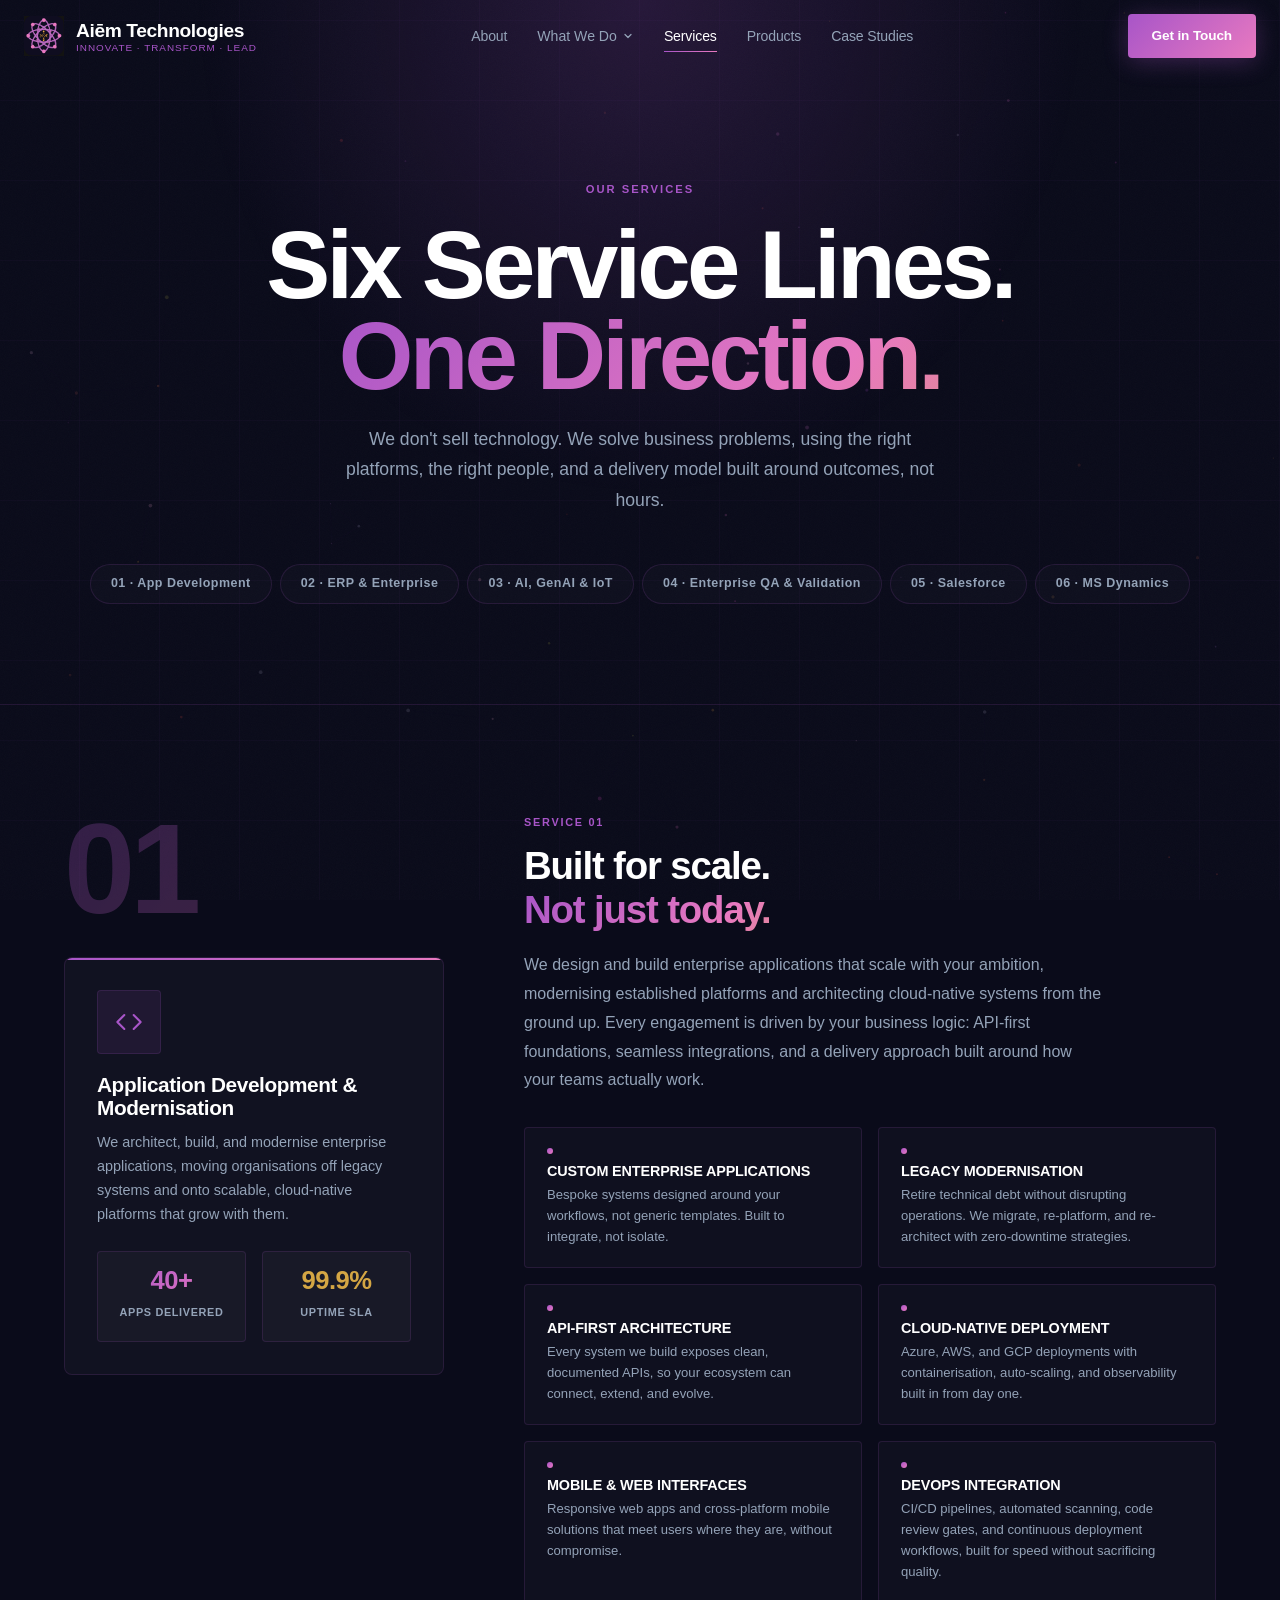
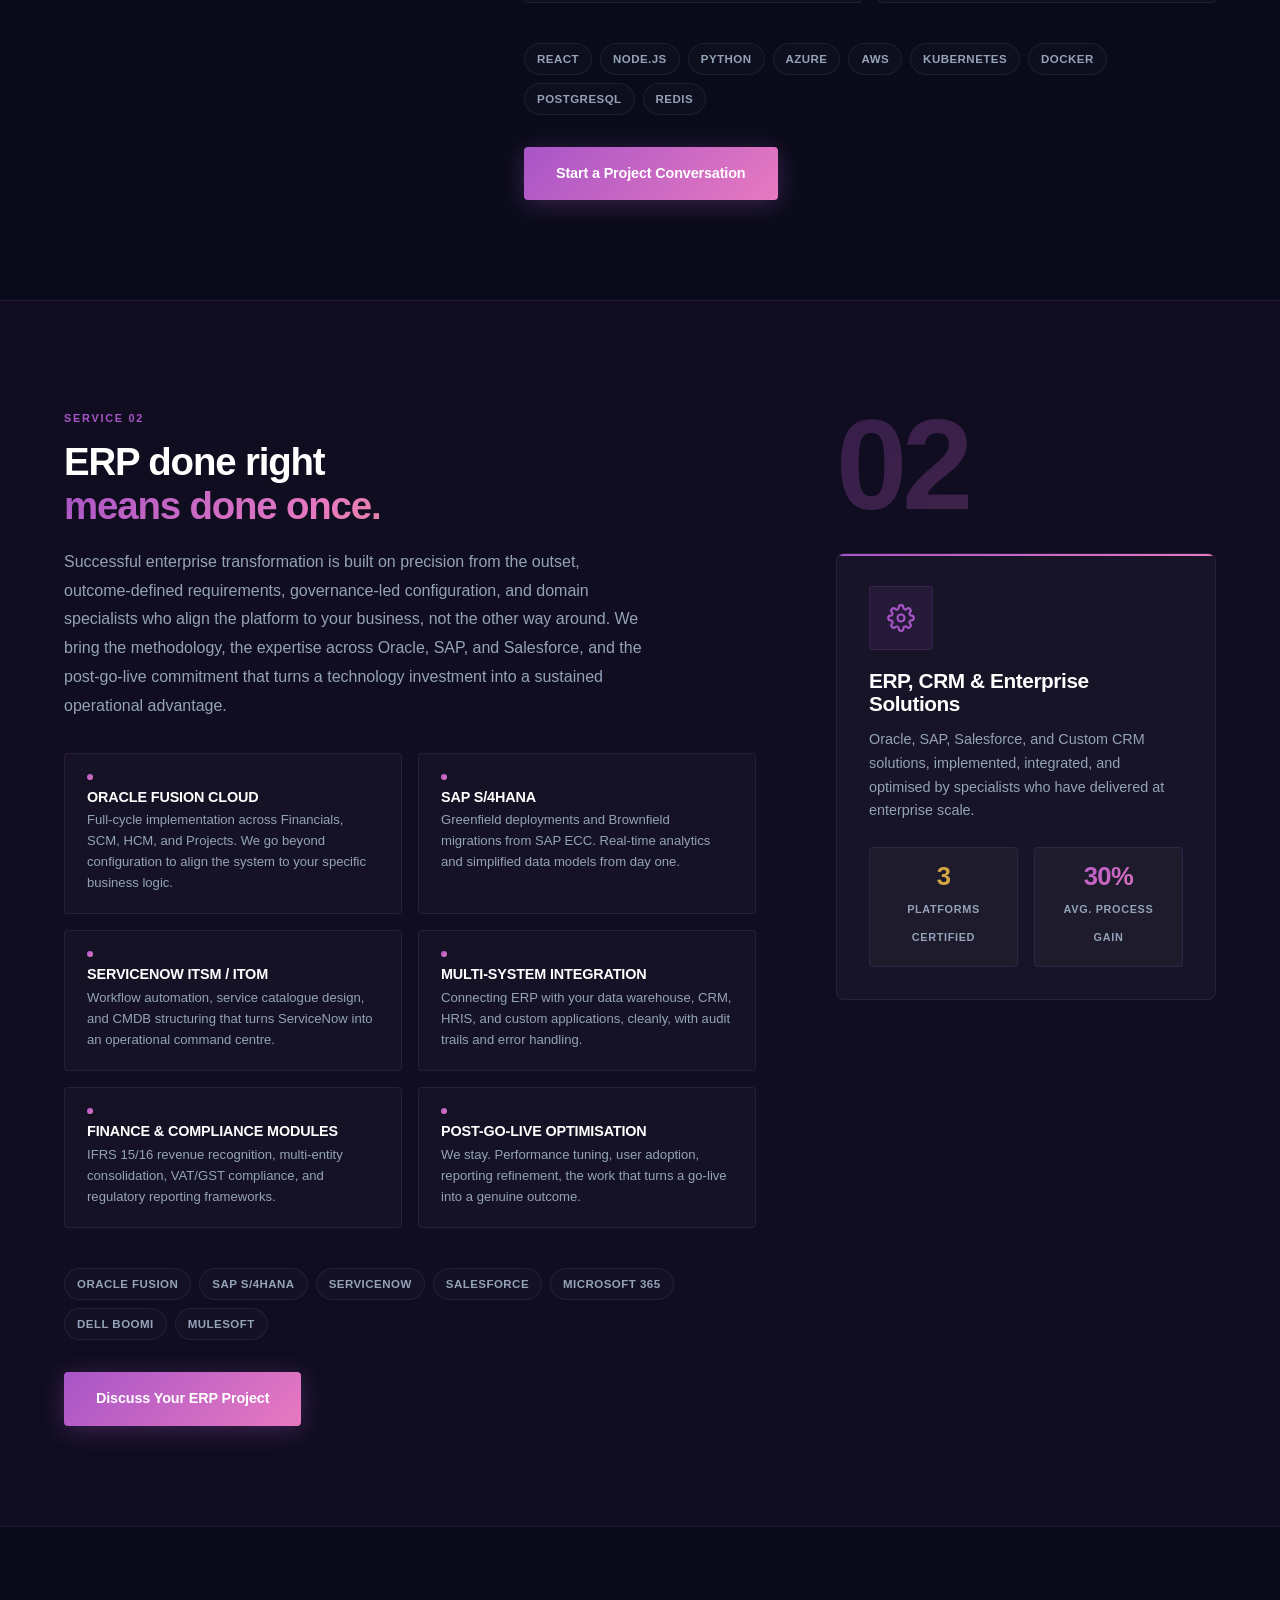
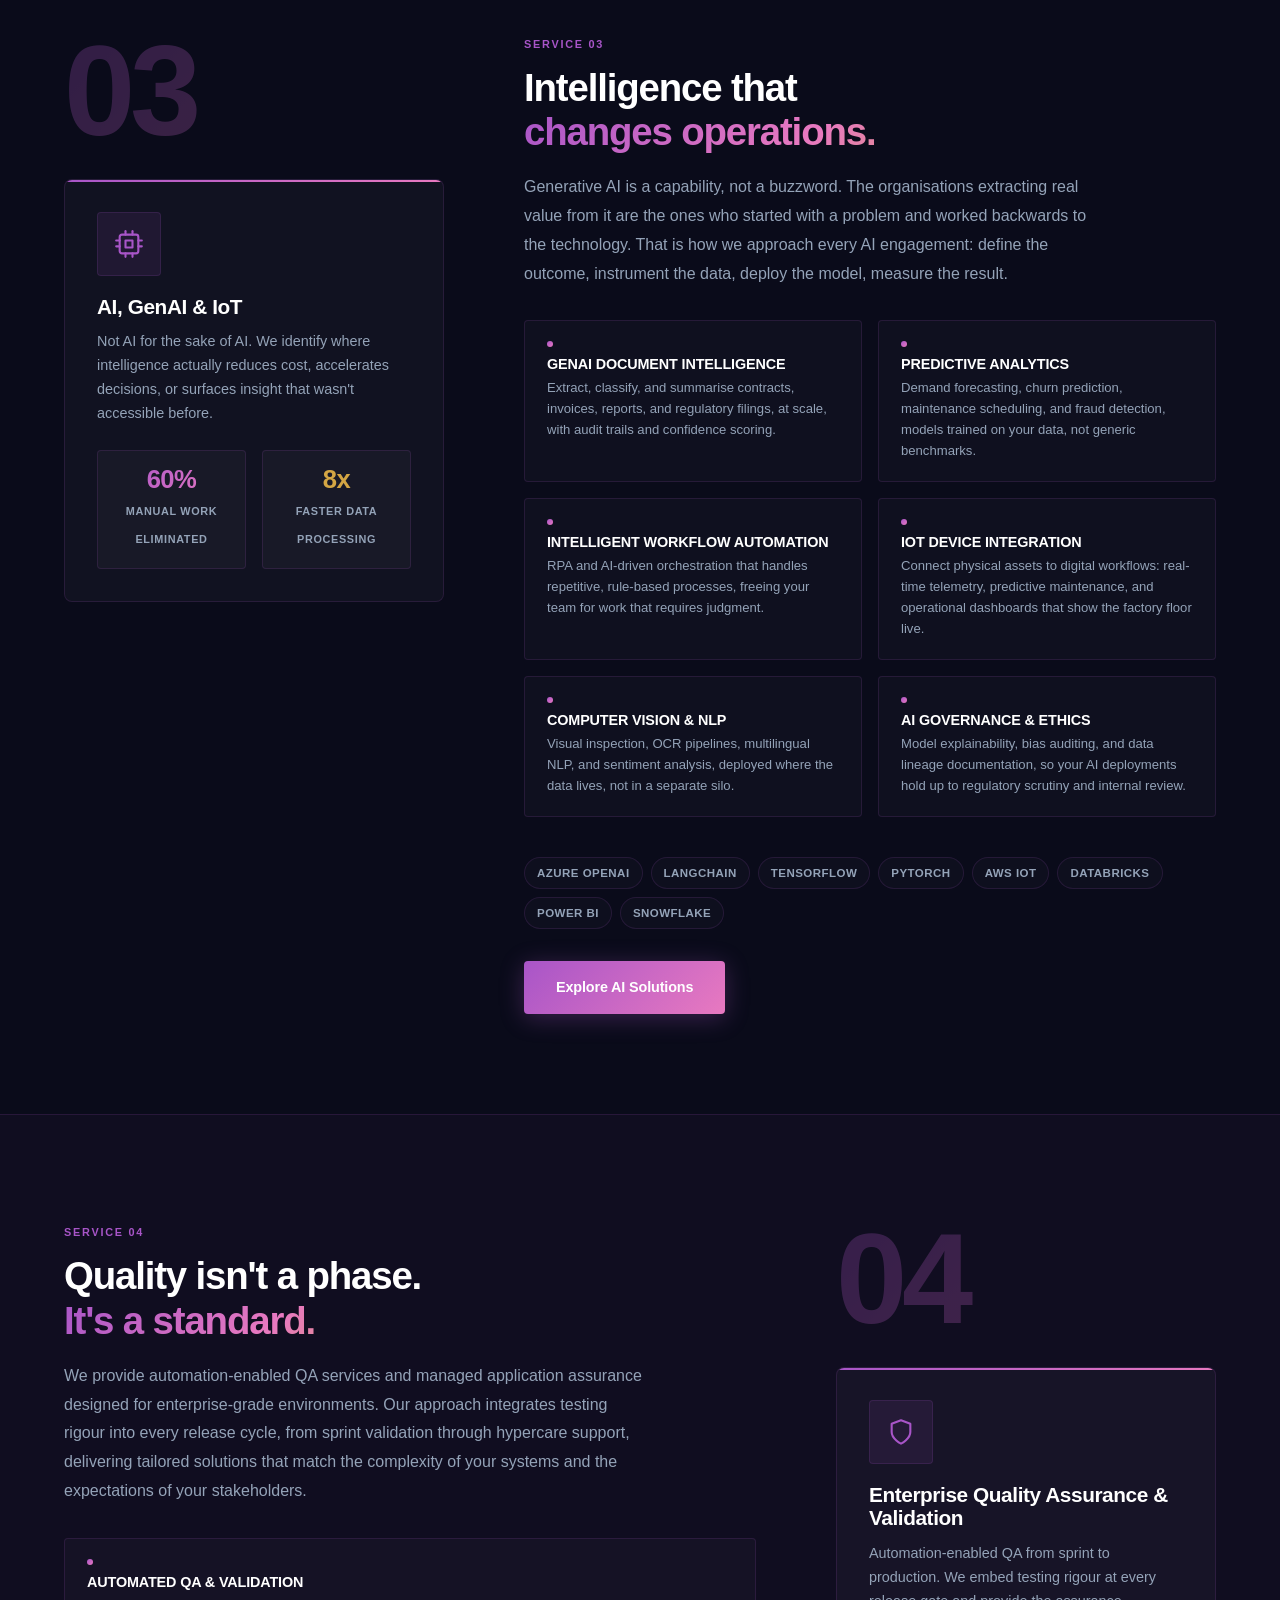
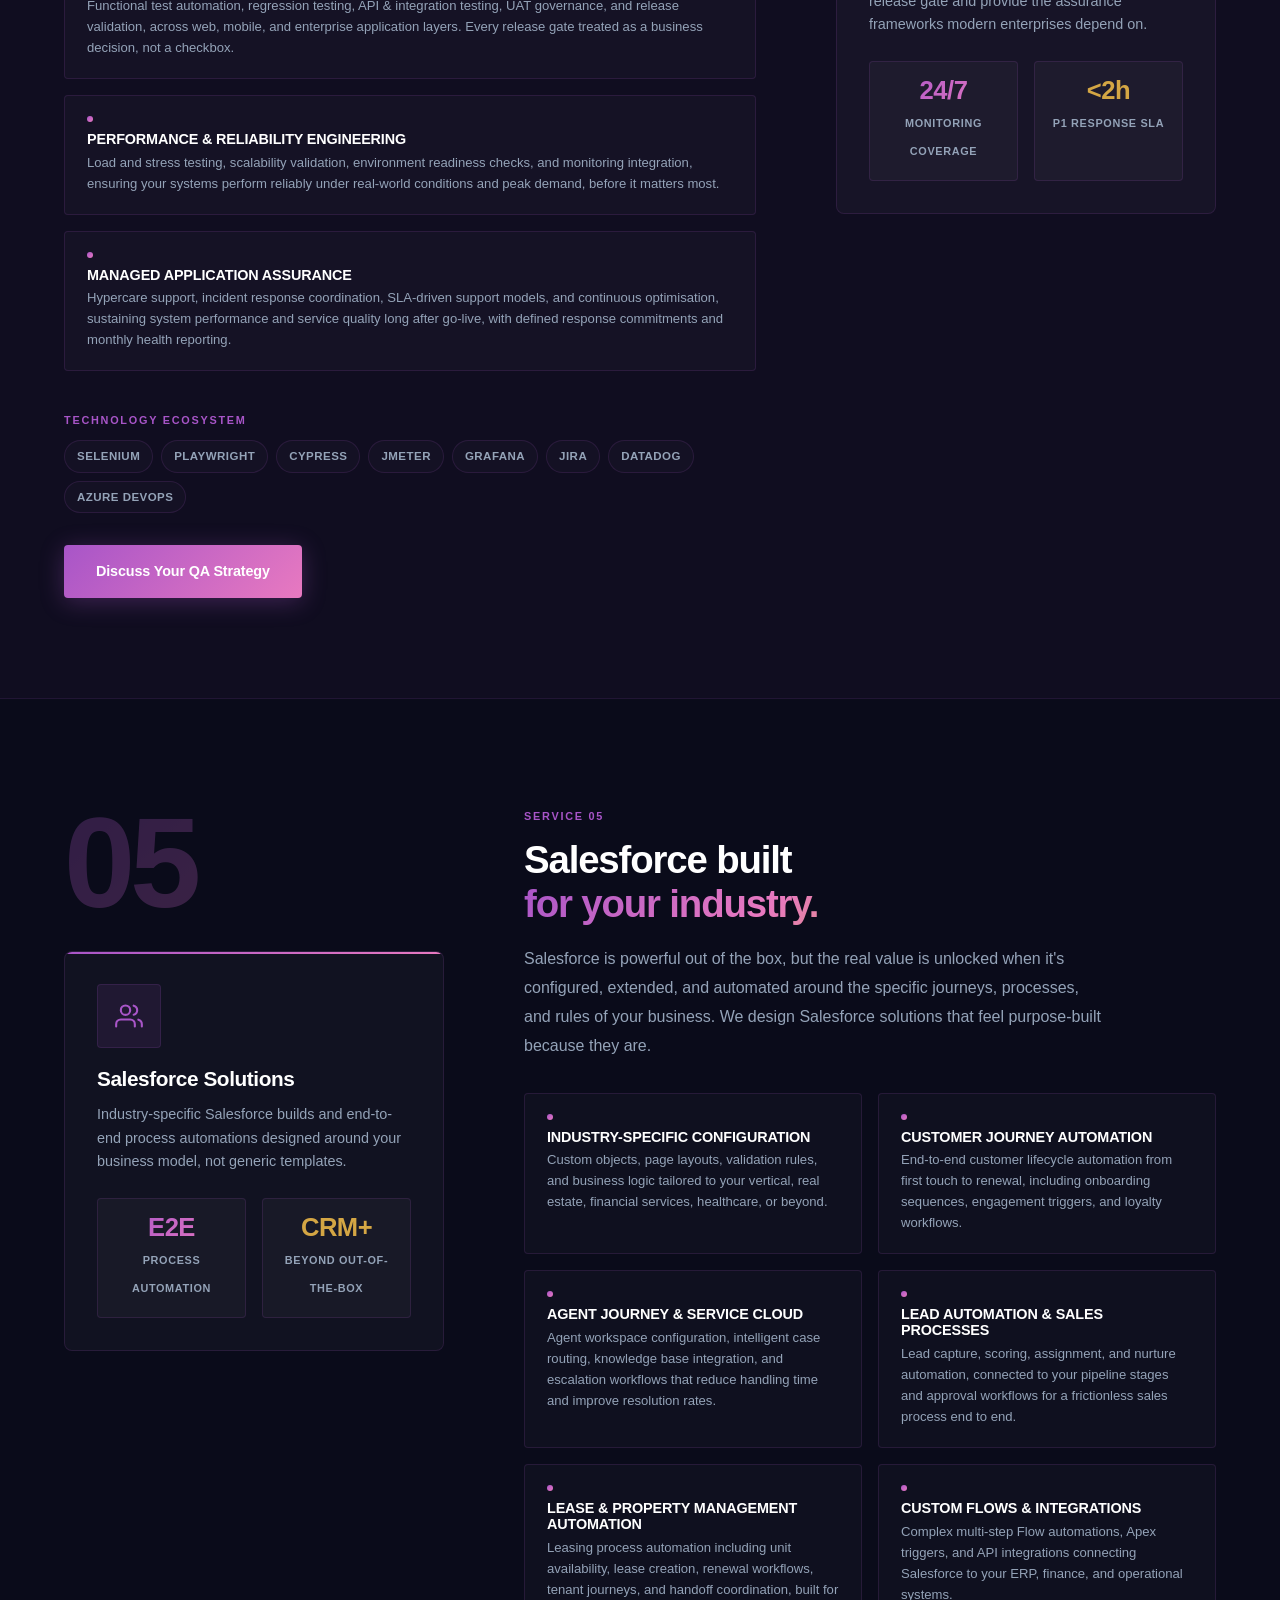
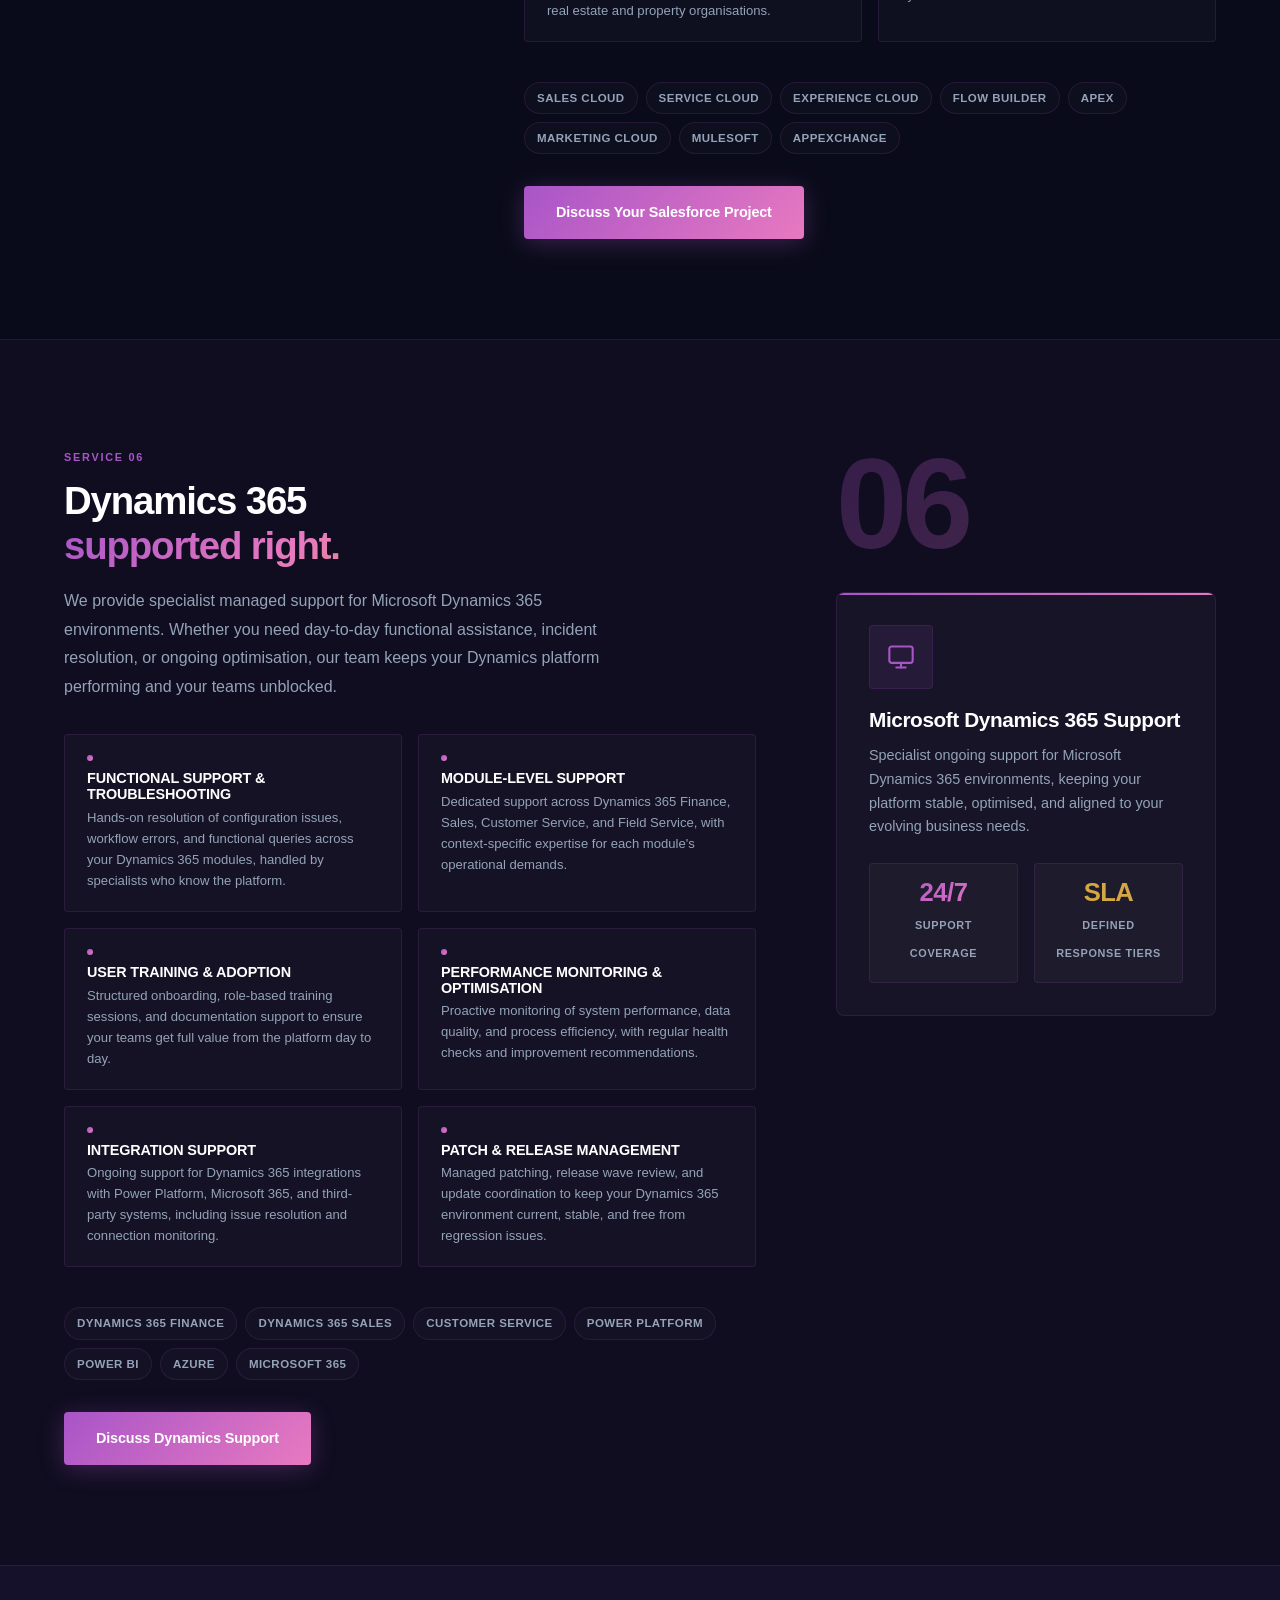
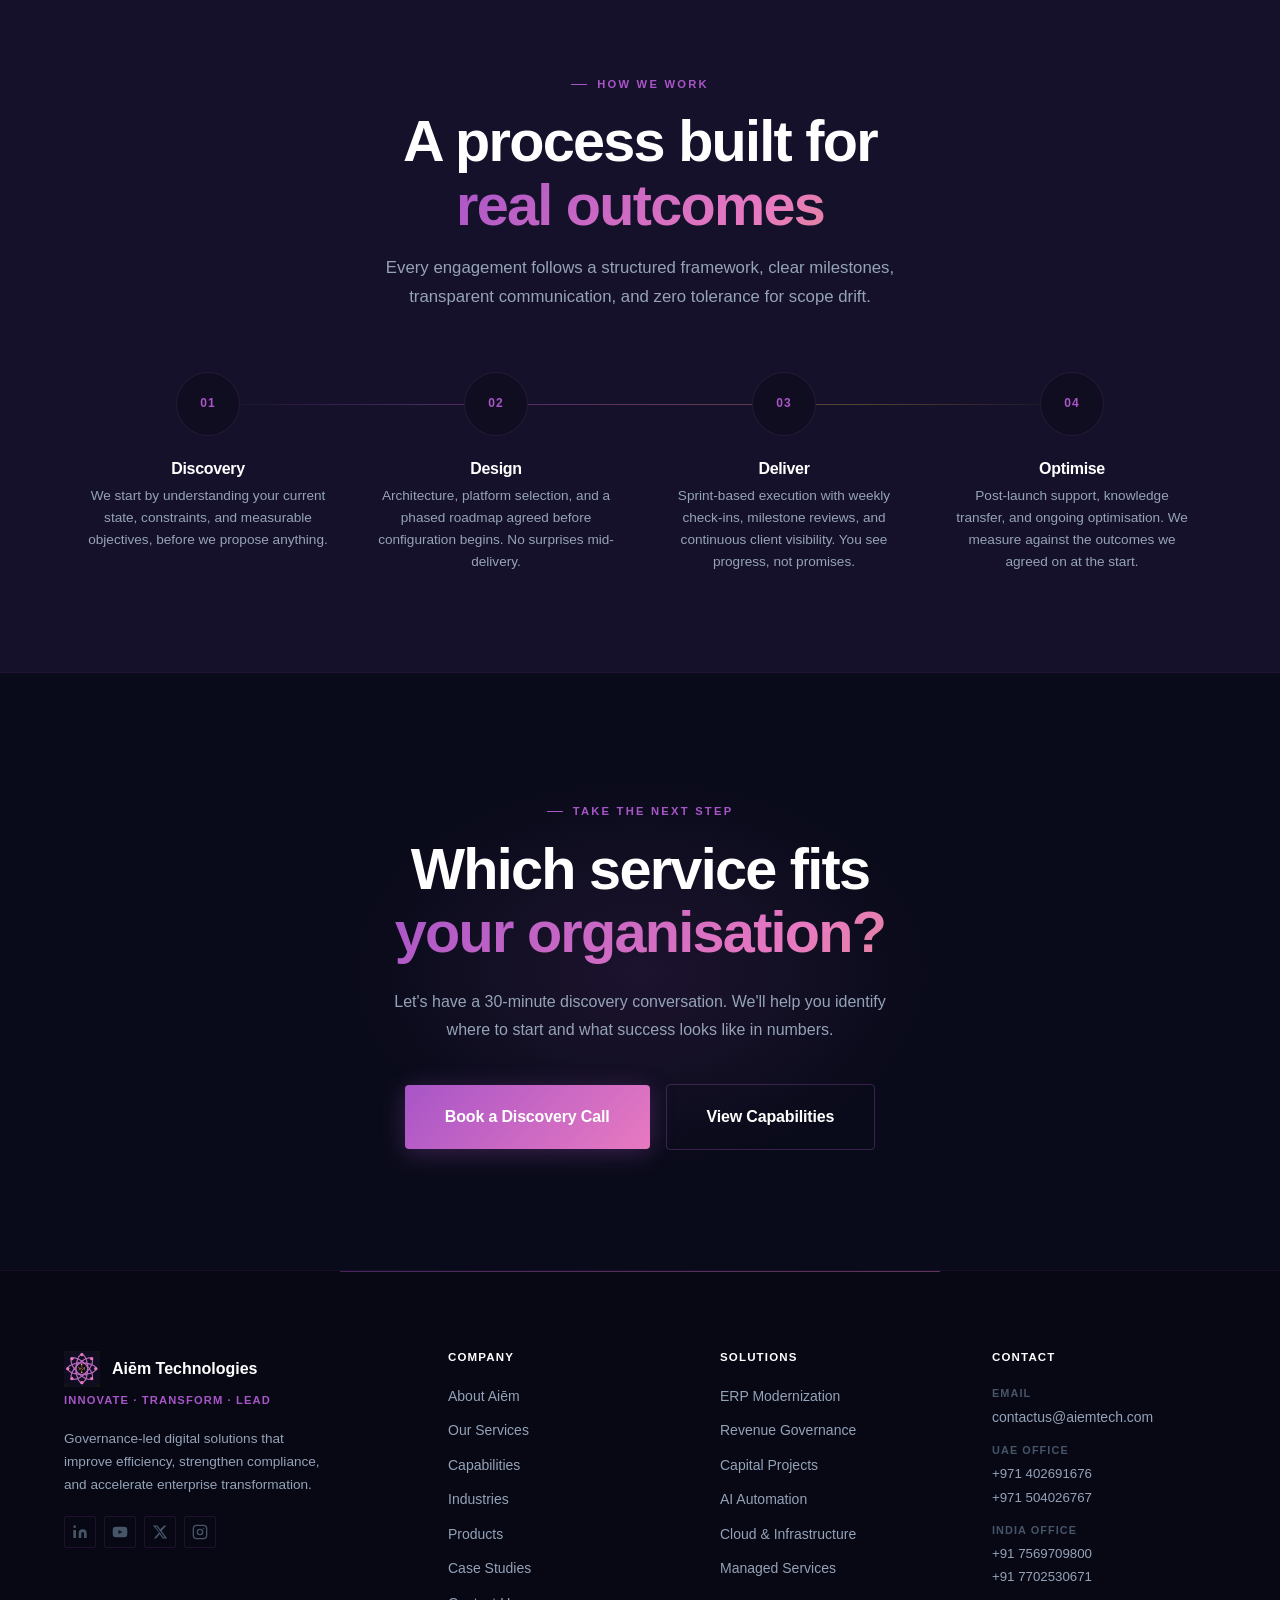
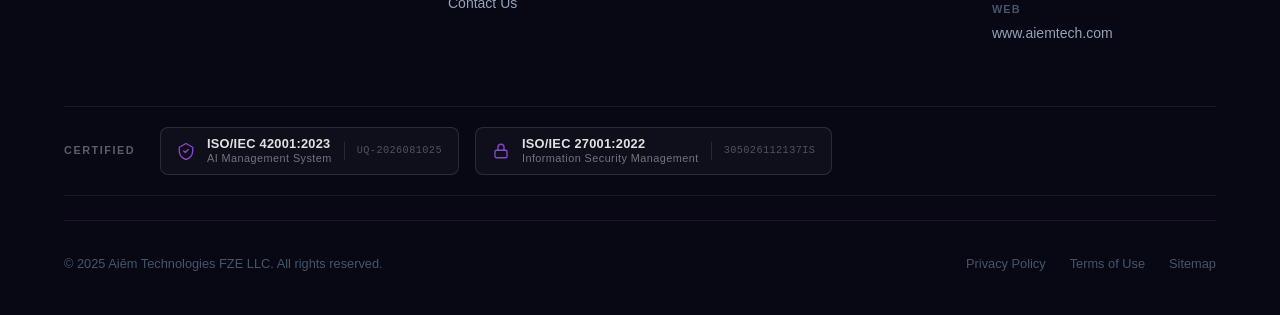
<file: services.html>
<!DOCTYPE html>
<html lang="en">
<head>
  <meta charset="UTF-8">
  <meta name="viewport" content="width=device-width, initial-scale=1.0">
  <meta http-equiv="X-Content-Type-Options" content="nosniff">
  <meta http-equiv="Content-Security-Policy" content="default-src 'self'; script-src 'self' 'unsafe-inline'; style-src 'self' 'unsafe-inline' https://fonts.googleapis.com; font-src 'self' https://fonts.gstatic.com; img-src 'self' data: https:; connect-src 'self' https://formspree.io; frame-ancestors 'none';">
  <meta http-equiv="Permissions-Policy" content="camera=(), microphone=(), geolocation=(), payment=()">
  <meta name="referrer" content="strict-origin-when-cross-origin">
  <title>Services | Aiēm Technologies</title>
  <meta name="description" content="Four enterprise service lines, Application Development, ERP & Enterprise Solutions, AI/GenAI/IoT, and Quality Assurance, delivered with accountability and precision.">
  <link rel="canonical" href="https://www.aiemtech.com/services.html">
  <link rel="preconnect" href="https://fonts.googleapis.com">
  <link rel="preconnect" href="https://fonts.gstatic.com" crossorigin>
  <link href="https://fonts.googleapis.com/css2?family=Inter:wght@300;400;500;600;700;800;900&display=swap" rel="stylesheet">
  <link rel="stylesheet" href="assets/css/main.css?v=5">
  <style>
    /* ── Services page–specific styles ── */
    .svc-hero {
      padding: 180px 0 100px;
      position: relative;
      overflow: hidden;
      text-align: center;
    }
    .svc-hero::before {
      content: '';
      position: absolute;
      top: 0; left: 50%;
      transform: translateX(-50%);
      width: 900px; height: 500px;
      background: radial-gradient(ellipse at 50% 0%, rgba(168,85,200,0.18) 0%, transparent 70%);
      pointer-events: none;
    }
    .svc-hero-eyebrow {
      font-size: 0.7rem;
      font-weight: 700;
      letter-spacing: 0.18em;
      text-transform: uppercase;
      color: var(--color-orchid);
      margin-bottom: 1.2rem;
      display: block;
      animation: hero-fade-up 0.6s 0.1s both;
    }
    .svc-hero h1 {
      animation: hero-fade-up 0.7s 0.25s both;
      margin-bottom: 1.4rem;
    }
    .svc-hero p {
      font-size: 1.1rem;
      max-width: 600px;
      margin: 0 auto 3rem;
      line-height: 1.75;
      animation: hero-fade-up 0.7s 0.4s both;
    }

    /* Service quick-jump tabs */
    .svc-tabs {
      display: flex;
      justify-content: center;
      gap: 8px;
      flex-wrap: wrap;
      animation: hero-fade-up 0.6s 0.55s both;
    }
    .svc-tab {
      font-size: 0.78rem;
      font-weight: 600;
      letter-spacing: 0.04em;
      padding: 8px 20px;
      border: 1px solid var(--color-border);
      border-radius: 100px;
      color: var(--color-gray);
      transition: all var(--transition);
      background: rgba(255,255,255,0.02);
    }
    .svc-tab:hover {
      border-color: var(--color-orchid);
      color: var(--color-white);
      background: rgba(168,85,200,0.08);
    }

    /* ── Service block ── */
    .svc-block {
      padding: 100px 0;
      position: relative;
      border-top: 1px solid var(--color-border);
    }
    .svc-block.alt { background: var(--color-bg2); }

    .svc-block-inner {
      display: grid;
      grid-template-columns: 380px 1fr;
      gap: 80px;
      align-items: start;
    }
    .svc-block-inner.flip { grid-template-columns: 1fr 380px; }
    .svc-block-inner.flip .svc-panel { order: 2; }
    .svc-block-inner.flip .svc-body  { order: 1; }

    /* Left panel */
    .svc-panel {
      position: sticky;
      top: 100px;
    }
    .svc-number {
      font-size: clamp(5rem, 10vw, 8rem);
      font-weight: 900;
      letter-spacing: -0.04em;
      line-height: 1;
      background: var(--gradient-primary);
      -webkit-background-clip: text;
      -webkit-text-fill-color: transparent;
      background-clip: text;
      opacity: 0.25;
      margin-bottom: 24px;
      display: block;
    }
    .svc-panel-card {
      background: var(--color-glass);
      border: 1px solid var(--color-border);
      border-radius: var(--radius-lg);
      padding: 32px;
      position: relative;
      overflow: hidden;
    }
    .svc-panel-card::before {
      content: '';
      position: absolute;
      top: 0; left: 0; right: 0;
      height: 2px;
      background: var(--gradient-primary);
    }
    .svc-icon-wrap {
      width: 64px; height: 64px;
      background: rgba(168,85,200,0.1);
      border: 1px solid var(--color-border);
      border-radius: var(--radius-md);
      display: flex;
      align-items: center;
      justify-content: center;
      margin-bottom: 20px;
      color: var(--color-orchid);
    }
    .svc-panel-card h3 {
      font-size: 1.3rem;
      margin-bottom: 12px;
      color: var(--color-white);
    }
    .svc-panel-card p {
      font-size: 0.9rem;
      line-height: 1.65;
      color: var(--color-gray);
      margin-bottom: 24px;
    }
    .svc-stat-row {
      display: grid;
      grid-template-columns: 1fr 1fr;
      gap: 16px;
      margin-top: 24px;
    }
    .svc-stat {
      background: rgba(255,255,255,0.03);
      border: 1px solid var(--color-border);
      border-radius: var(--radius-md);
      padding: 16px;
      text-align: center;
    }
    .svc-stat-val {
      display: block;
      font-size: 1.6rem;
      font-weight: 900;
      letter-spacing: -0.02em;
      color: var(--color-white);
      line-height: 1;
      margin-bottom: 4px;
    }
    .svc-stat-val.gold  { color: var(--color-gold); }
    .svc-stat-val.orchid { background: var(--gradient-primary); -webkit-background-clip: text; -webkit-text-fill-color: transparent; background-clip: text; }
    .svc-stat-label {
      font-size: 0.68rem;
      font-weight: 600;
      letter-spacing: 0.06em;
      text-transform: uppercase;
      color: var(--color-gray);
    }

    /* Right body */
    .svc-body { padding-top: 8px; }

    .svc-eyebrow {
      font-size: 0.68rem;
      font-weight: 700;
      letter-spacing: 0.16em;
      text-transform: uppercase;
      color: var(--color-orchid);
      margin-bottom: 12px;
      display: block;
    }
    .svc-body h2 {
      font-size: clamp(1.8rem, 3vw, 2.6rem);
      margin-bottom: 1.2rem;
      line-height: 1.15;
    }
    .svc-body > p {
      font-size: 1rem;
      line-height: 1.8;
      color: var(--color-gray);
      max-width: 580px;
      margin-bottom: 2rem;
    }

    /* Feature grid */
    .svc-features {
      display: grid;
      grid-template-columns: 1fr 1fr;
      gap: 16px;
      margin-bottom: 2.5rem;
    }
    .svc-feature {
      background: rgba(255,255,255,0.025);
      border: 1px solid var(--color-border);
      border-radius: var(--radius-md);
      padding: 20px 22px;
      transition: border-color var(--transition), transform var(--transition), background var(--transition);
    }
    .svc-feature:hover {
      border-color: var(--color-border-hover);
      background: rgba(168,85,200,0.06);
      transform: translateY(-2px);
    }
    .svc-feature-dot {
      width: 6px; height: 6px;
      border-radius: 50%;
      background: var(--gradient-primary);
      margin-bottom: 10px;
    }
    .svc-feature h5 {
      font-size: 0.9rem;
      font-weight: 700;
      color: var(--color-white);
      margin-bottom: 4px;
      letter-spacing: -0.01em;
    }
    .svc-feature p {
      font-size: 0.82rem;
      line-height: 1.6;
      color: var(--color-gray);
    }

    /* Tech tags */
    .svc-tech-row {
      display: flex;
      flex-wrap: wrap;
      gap: 8px;
      margin-bottom: 2rem;
    }
    .svc-tech {
      font-size: 0.72rem;
      font-weight: 700;
      letter-spacing: 0.04em;
      text-transform: uppercase;
      padding: 5px 12px;
      border: 1px solid var(--color-border);
      border-radius: 100px;
      color: var(--color-gray);
      background: rgba(255,255,255,0.02);
      transition: all var(--transition);
    }
    .svc-tech:hover {
      border-color: var(--color-orchid);
      color: var(--color-orchid);
    }

    /* ── Delivery steps ── */
    .delivery-section {
      padding: 100px 0;
      background: var(--color-bg3);
      border-top: 1px solid var(--color-border);
    }
    .delivery-timeline {
      display: grid;
      grid-template-columns: repeat(4, 1fr);
      gap: 0;
      position: relative;
      margin-top: 60px;
    }
    .delivery-timeline::before {
      content: '';
      position: absolute;
      top: 32px;
      left: calc(12.5%);
      right: calc(12.5%);
      height: 1px;
      background: linear-gradient(90deg, transparent, var(--color-orchid), var(--color-pink), var(--color-gold), transparent);
      opacity: 0.35;
    }
    .delivery-step {
      padding: 0 24px;
      text-align: center;
    }
    .delivery-step-num {
      width: 64px; height: 64px;
      border-radius: 50%;
      background: var(--color-bg2);
      border: 1px solid var(--color-border);
      display: flex;
      align-items: center;
      justify-content: center;
      margin: 0 auto 24px;
      font-size: 0.75rem;
      font-weight: 800;
      letter-spacing: 0.08em;
      color: var(--color-orchid);
      position: relative;
      z-index: 1;
      transition: all var(--transition);
    }
    .delivery-step:hover .delivery-step-num {
      background: rgba(168,85,200,0.15);
      border-color: var(--color-orchid);
      transform: scale(1.1);
    }
    .delivery-step h4 {
      font-size: 1rem;
      font-weight: 700;
      color: var(--color-white);
      margin-bottom: 8px;
    }
    .delivery-step p {
      font-size: 0.85rem;
      line-height: 1.6;
      color: var(--color-gray);
    }

    /* ── CTA ── */
    .svc-cta {
      padding: 120px 0;
      text-align: center;
      position: relative;
      overflow: hidden;
      border-top: 1px solid var(--color-border);
    }
    .svc-cta::before {
      content: '';
      position: absolute;
      top: 50%; left: 50%;
      transform: translate(-50%, -50%);
      width: 600px; height: 400px;
      background: radial-gradient(ellipse, rgba(168,85,200,0.12) 0%, transparent 70%);
      pointer-events: none;
    }

    /* responsive */
    @media (max-width: 1024px) {
      .svc-block-inner, .svc-block-inner.flip {
        grid-template-columns: 1fr;
      }
      .svc-block-inner.flip .svc-panel,
      .svc-block-inner.flip .svc-body { order: unset; }
      .svc-panel { position: static; }
      .delivery-timeline { grid-template-columns: 1fr 1fr; gap: 48px; }
      .delivery-timeline::before { display: none; }
    }
    @media (max-width: 640px) {
      .svc-features { grid-template-columns: 1fr; }
      .svc-stat-row { grid-template-columns: 1fr; }
      .delivery-timeline { grid-template-columns: 1fr; gap: 32px; }
      .svc-tabs { flex-direction: column; align-items: center; }
    }
  </style>
</head>
<body>
  <a href="#main" class="skip-link">Skip to main content</a>
  <canvas id="particles" aria-hidden="true"></canvas>
  <div id="navbar"></div>

  <main id="main">

    <!-- ══ HERO ══ -->
    <section class="svc-hero">
      <div class="container">
        <span class="svc-hero-eyebrow">Our Services</span>
        <h1>Six Service Lines.<br><span class="gradient-text">One Direction.</span></h1>
        <p>We don't sell technology. We solve business problems, using the right platforms, the right people, and a delivery model built around outcomes, not hours.</p>
        <div class="svc-tabs">
          <a href="#app-dev"    class="svc-tab">01 · App Development</a>
          <a href="#erp"        class="svc-tab">02 · ERP & Enterprise</a>
          <a href="#ai"         class="svc-tab">03 · AI, GenAI & IoT</a>
          <a href="#qa"         class="svc-tab">04 · Enterprise QA & Validation</a>
          <a href="#salesforce" class="svc-tab">05 · Salesforce</a>
          <a href="#dynamics"   class="svc-tab">06 · MS Dynamics</a>
        </div>
      </div>
    </section>

    <!-- ══ SERVICE 01: APP DEVELOPMENT ══ -->
    <section id="app-dev" class="svc-block">
      <div class="container">
        <div class="svc-block-inner">

          <div class="svc-panel reveal-left">
            <span class="svc-number">01</span>
            <div class="svc-panel-card">
              <div class="svc-icon-wrap">
                <svg width="28" height="28" viewBox="0 0 24 24" fill="none" stroke="currentColor" stroke-width="1.8" stroke-linecap="round" stroke-linejoin="round" aria-hidden="true"><polyline points="16 18 22 12 16 6"/><polyline points="8 6 2 12 8 18"/></svg>
              </div>
              <h3>Application Development &amp; Modernisation</h3>
              <p>We architect, build, and modernise enterprise applications, moving organisations off legacy systems and onto scalable, cloud-native platforms that grow with them.</p>
              <div class="svc-stat-row">
                <div class="svc-stat">
                  <span class="svc-stat-val orchid">40+</span>
                  <span class="svc-stat-label">Apps delivered</span>
                </div>
                <div class="svc-stat">
                  <span class="svc-stat-val gold">99.9%</span>
                  <span class="svc-stat-label">Uptime SLA</span>
                </div>
              </div>
            </div>
          </div>

          <div class="svc-body reveal-right">
            <span class="svc-eyebrow">Service 01</span>
            <h2>Built for scale.<br><span class="gradient-text">Not just today.</span></h2>
            <p>We design and build enterprise applications that scale with your ambition, modernising established platforms and architecting cloud-native systems from the ground up. Every engagement is driven by your business logic: API-first foundations, seamless integrations, and a delivery approach built around how your teams actually work.</p>

            <div class="svc-features">
              <div class="svc-feature reveal-up">
                <div class="svc-feature-dot"></div>
                <h5>Custom Enterprise Applications</h5>
                <p>Bespoke systems designed around your workflows, not generic templates. Built to integrate, not isolate.</p>
              </div>
              <div class="svc-feature reveal-up">
                <div class="svc-feature-dot"></div>
                <h5>Legacy Modernisation</h5>
                <p>Retire technical debt without disrupting operations. We migrate, re-platform, and re-architect with zero-downtime strategies.</p>
              </div>
              <div class="svc-feature reveal-up">
                <div class="svc-feature-dot"></div>
                <h5>API-First Architecture</h5>
                <p>Every system we build exposes clean, documented APIs, so your ecosystem can connect, extend, and evolve.</p>
              </div>
              <div class="svc-feature reveal-up">
                <div class="svc-feature-dot"></div>
                <h5>Cloud-Native Deployment</h5>
                <p>Azure, AWS, and GCP deployments with containerisation, auto-scaling, and observability built in from day one.</p>
              </div>
              <div class="svc-feature reveal-up">
                <div class="svc-feature-dot"></div>
                <h5>Mobile & Web Interfaces</h5>
                <p>Responsive web apps and cross-platform mobile solutions that meet users where they are, without compromise.</p>
              </div>
              <div class="svc-feature reveal-up">
                <div class="svc-feature-dot"></div>
                <h5>DevOps Integration</h5>
                <p>CI/CD pipelines, automated scanning, code review gates, and continuous deployment workflows, built for speed without sacrificing quality.</p>
              </div>
            </div>

            <div class="svc-tech-row">
              <span class="svc-tech">React</span>
              <span class="svc-tech">Node.js</span>
              <span class="svc-tech">Python</span>
              <span class="svc-tech">Azure</span>
              <span class="svc-tech">AWS</span>
              <span class="svc-tech">Kubernetes</span>
              <span class="svc-tech">Docker</span>
              <span class="svc-tech">PostgreSQL</span>
              <span class="svc-tech">Redis</span>
            </div>
            <a href="contact.html" class="btn btn-primary">Start a Project Conversation</a>
          </div>

        </div>
      </div>
    </section>

    <!-- ══ SERVICE 02: ERP ══ -->
    <section id="erp" class="svc-block alt">
      <div class="container">
        <div class="svc-block-inner flip">

          <div class="svc-panel reveal-right">
            <span class="svc-number">02</span>
            <div class="svc-panel-card">
              <div class="svc-icon-wrap">
                <svg width="28" height="28" viewBox="0 0 24 24" fill="none" stroke="currentColor" stroke-width="1.8" stroke-linecap="round" stroke-linejoin="round" aria-hidden="true"><circle cx="12" cy="12" r="3"/><path d="M19.4 15a1.65 1.65 0 0 0 .33 1.82l.06.06a2 2 0 0 1-2.83 2.83l-.06-.06a1.65 1.65 0 0 0-1.82-.33 1.65 1.65 0 0 0-1 1.51V21a2 2 0 0 1-4 0v-.09A1.65 1.65 0 0 0 9 19.4a1.65 1.65 0 0 0-1.82.33l-.06.06a2 2 0 0 1-2.83-2.83l.06-.06A1.65 1.65 0 0 0 4.68 15a1.65 1.65 0 0 0-1.51-1H3a2 2 0 0 1 0-4h.09A1.65 1.65 0 0 0 4.6 9a1.65 1.65 0 0 0-.33-1.82l-.06-.06a2 2 0 0 1 2.83-2.83l.06.06A1.65 1.65 0 0 0 9 4.68a1.65 1.65 0 0 0 1-1.51V3a2 2 0 0 1 4 0v.09a1.65 1.65 0 0 0 1 1.51 1.65 1.65 0 0 0 1.82-.33l.06-.06a2 2 0 0 1 2.83 2.83l-.06.06A1.65 1.65 0 0 0 19.4 9a1.65 1.65 0 0 0 1.51 1H21a2 2 0 0 1 0 4h-.09a1.65 1.65 0 0 0-1.51 1z"/></svg>
              </div>
              <h3>ERP, CRM &amp; Enterprise Solutions</h3>
              <p>Oracle, SAP, Salesforce, and Custom CRM solutions, implemented, integrated, and optimised by specialists who have delivered at enterprise scale.</p>
              <div class="svc-stat-row">
                <div class="svc-stat">
                  <span class="svc-stat-val gold">3</span>
                  <span class="svc-stat-label">Platforms certified</span>
                </div>
                <div class="svc-stat">
                  <span class="svc-stat-val orchid">30%</span>
                  <span class="svc-stat-label">Avg. process gain</span>
                </div>
              </div>
            </div>
          </div>

          <div class="svc-body reveal-left">
            <span class="svc-eyebrow">Service 02</span>
            <h2>ERP done right<br><span class="gradient-text">means done once.</span></h2>
            <p>Successful enterprise transformation is built on precision from the outset, outcome-defined requirements, governance-led configuration, and domain specialists who align the platform to your business, not the other way around. We bring the methodology, the expertise across Oracle, SAP, and Salesforce, and the post-go-live commitment that turns a technology investment into a sustained operational advantage.</p>

            <div class="svc-features">
              <div class="svc-feature reveal-up">
                <div class="svc-feature-dot"></div>
                <h5>Oracle Fusion Cloud</h5>
                <p>Full-cycle implementation across Financials, SCM, HCM, and Projects. We go beyond configuration to align the system to your specific business logic.</p>
              </div>
              <div class="svc-feature reveal-up">
                <div class="svc-feature-dot"></div>
                <h5>SAP S/4HANA</h5>
                <p>Greenfield deployments and Brownfield migrations from SAP ECC. Real-time analytics and simplified data models from day one.</p>
              </div>
              <div class="svc-feature reveal-up">
                <div class="svc-feature-dot"></div>
                <h5>ServiceNow ITSM / ITOM</h5>
                <p>Workflow automation, service catalogue design, and CMDB structuring that turns ServiceNow into an operational command centre.</p>
              </div>
              <div class="svc-feature reveal-up">
                <div class="svc-feature-dot"></div>
                <h5>Multi-System Integration</h5>
                <p>Connecting ERP with your data warehouse, CRM, HRIS, and custom applications, cleanly, with audit trails and error handling.</p>
              </div>
              <div class="svc-feature reveal-up">
                <div class="svc-feature-dot"></div>
                <h5>Finance & Compliance Modules</h5>
                <p>IFRS 15/16 revenue recognition, multi-entity consolidation, VAT/GST compliance, and regulatory reporting frameworks.</p>
              </div>
              <div class="svc-feature reveal-up">
                <div class="svc-feature-dot"></div>
                <h5>Post-Go-Live Optimisation</h5>
                <p>We stay. Performance tuning, user adoption, reporting refinement, the work that turns a go-live into a genuine outcome.</p>
              </div>
            </div>

            <div class="svc-tech-row">
              <span class="svc-tech">Oracle Fusion</span>
              <span class="svc-tech">SAP S/4HANA</span>
              <span class="svc-tech">ServiceNow</span>
              <span class="svc-tech">Salesforce</span>
              <span class="svc-tech">Microsoft 365</span>
              <span class="svc-tech">Dell Boomi</span>
              <span class="svc-tech">MuleSoft</span>
            </div>
            <a href="contact.html" class="btn btn-primary">Discuss Your ERP Project</a>
          </div>

        </div>
      </div>
    </section>

    <!-- ══ SERVICE 03: AI / GenAI / IoT ══ -->
    <section id="ai" class="svc-block">
      <div class="container">
        <div class="svc-block-inner">

          <div class="svc-panel reveal-left">
            <span class="svc-number">03</span>
            <div class="svc-panel-card">
              <div class="svc-icon-wrap">
                <svg width="28" height="28" viewBox="0 0 24 24" fill="none" stroke="currentColor" stroke-width="1.8" stroke-linecap="round" stroke-linejoin="round" aria-hidden="true"><rect x="4" y="4" width="16" height="16" rx="2"/><rect x="9" y="9" width="6" height="6"/><line x1="9" y1="1" x2="9" y2="4"/><line x1="15" y1="1" x2="15" y2="4"/><line x1="9" y1="20" x2="9" y2="23"/><line x1="15" y1="20" x2="15" y2="23"/><line x1="20" y1="9" x2="23" y2="9"/><line x1="20" y1="14" x2="23" y2="14"/><line x1="1" y1="9" x2="4" y2="9"/><line x1="1" y1="14" x2="4" y2="14"/></svg>
              </div>
              <h3>AI, GenAI &amp; IoT</h3>
              <p>Not AI for the sake of AI. We identify where intelligence actually reduces cost, accelerates decisions, or surfaces insight that wasn't accessible before.</p>
              <div class="svc-stat-row">
                <div class="svc-stat">
                  <span class="svc-stat-val orchid">60%</span>
                  <span class="svc-stat-label">Manual work eliminated</span>
                </div>
                <div class="svc-stat">
                  <span class="svc-stat-val gold">8x</span>
                  <span class="svc-stat-label">Faster data processing</span>
                </div>
              </div>
            </div>
          </div>

          <div class="svc-body reveal-right">
            <span class="svc-eyebrow">Service 03</span>
            <h2>Intelligence that<br><span class="gradient-text">changes operations.</span></h2>
            <p>Generative AI is a capability, not a buzzword. The organisations extracting real value from it are the ones who started with a problem and worked backwards to the technology. That is how we approach every AI engagement: define the outcome, instrument the data, deploy the model, measure the result.</p>

            <div class="svc-features">
              <div class="svc-feature reveal-up">
                <div class="svc-feature-dot"></div>
                <h5>GenAI Document Intelligence</h5>
                <p>Extract, classify, and summarise contracts, invoices, reports, and regulatory filings, at scale, with audit trails and confidence scoring.</p>
              </div>
              <div class="svc-feature reveal-up">
                <div class="svc-feature-dot"></div>
                <h5>Predictive Analytics</h5>
                <p>Demand forecasting, churn prediction, maintenance scheduling, and fraud detection, models trained on your data, not generic benchmarks.</p>
              </div>
              <div class="svc-feature reveal-up">
                <div class="svc-feature-dot"></div>
                <h5>Intelligent Workflow Automation</h5>
                <p>RPA and AI-driven orchestration that handles repetitive, rule-based processes, freeing your team for work that requires judgment.</p>
              </div>
              <div class="svc-feature reveal-up">
                <div class="svc-feature-dot"></div>
                <h5>IoT Device Integration</h5>
                <p>Connect physical assets to digital workflows: real-time telemetry, predictive maintenance, and operational dashboards that show the factory floor live.</p>
              </div>
              <div class="svc-feature reveal-up">
                <div class="svc-feature-dot"></div>
                <h5>Computer Vision & NLP</h5>
                <p>Visual inspection, OCR pipelines, multilingual NLP, and sentiment analysis, deployed where the data lives, not in a separate silo.</p>
              </div>
              <div class="svc-feature reveal-up">
                <div class="svc-feature-dot"></div>
                <h5>AI Governance & Ethics</h5>
                <p>Model explainability, bias auditing, and data lineage documentation, so your AI deployments hold up to regulatory scrutiny and internal review.</p>
              </div>
            </div>

            <div class="svc-tech-row">
              <span class="svc-tech">Azure OpenAI</span>
              <span class="svc-tech">LangChain</span>
              <span class="svc-tech">TensorFlow</span>
              <span class="svc-tech">PyTorch</span>
              <span class="svc-tech">AWS IoT</span>
              <span class="svc-tech">Databricks</span>
              <span class="svc-tech">Power BI</span>
              <span class="svc-tech">Snowflake</span>
            </div>
            <a href="contact.html" class="btn btn-primary">Explore AI Solutions</a>
          </div>

        </div>
      </div>
    </section>

    <!-- ══ SERVICE 04: QA & SUPPORT ══ -->
    <section id="qa" class="svc-block alt">
      <div class="container">
        <div class="svc-block-inner flip">

          <div class="svc-panel reveal-right">
            <span class="svc-number">04</span>
            <div class="svc-panel-card">
              <div class="svc-icon-wrap">
                <svg width="28" height="28" viewBox="0 0 24 24" fill="none" stroke="currentColor" stroke-width="1.8" stroke-linecap="round" stroke-linejoin="round" aria-hidden="true"><path d="M12 22s8-4 8-10V5l-8-3-8 3v7c0 6 8 10 8 10z"/></svg>
              </div>
              <h3>Enterprise Quality Assurance &amp; Validation</h3>
              <p>Automation-enabled QA from sprint to production. We embed testing rigour at every release gate and provide the assurance frameworks modern enterprises depend on.</p>
              <div class="svc-stat-row">
                <div class="svc-stat">
                  <span class="svc-stat-val orchid">24/7</span>
                  <span class="svc-stat-label">Monitoring coverage</span>
                </div>
                <div class="svc-stat">
                  <span class="svc-stat-val gold">&lt;2h</span>
                  <span class="svc-stat-label">P1 response SLA</span>
                </div>
              </div>
            </div>
          </div>

          <div class="svc-body reveal-left">
            <span class="svc-eyebrow">Service 04</span>
            <h2>Quality isn't a phase.<br><span class="gradient-text">It's a standard.</span></h2>
            <p>We provide automation-enabled QA services and managed application assurance designed for enterprise-grade environments. Our approach integrates testing rigour into every release cycle, from sprint validation through hypercare support, delivering tailored solutions that match the complexity of your systems and the expectations of your stakeholders.</p>

            <div class="svc-features" style="grid-template-columns: 1fr;">
              <div class="svc-feature reveal-up">
                <div class="svc-feature-dot"></div>
                <h5>Automated QA &amp; Validation</h5>
                <p>Functional test automation, regression testing, API &amp; integration testing, UAT governance, and release validation, across web, mobile, and enterprise application layers. Every release gate treated as a business decision, not a checkbox.</p>
              </div>
              <div class="svc-feature reveal-up">
                <div class="svc-feature-dot"></div>
                <h5>Performance &amp; Reliability Engineering</h5>
                <p>Load and stress testing, scalability validation, environment readiness checks, and monitoring integration, ensuring your systems perform reliably under real-world conditions and peak demand, before it matters most.</p>
              </div>
              <div class="svc-feature reveal-up">
                <div class="svc-feature-dot"></div>
                <h5>Managed Application Assurance</h5>
                <p>Hypercare support, incident response coordination, SLA-driven support models, and continuous optimisation, sustaining system performance and service quality long after go-live, with defined response commitments and monthly health reporting.</p>
              </div>
            </div>

            <span class="svc-eyebrow" style="margin-bottom: 10px; display: block;">Technology Ecosystem</span>
            <div class="svc-tech-row">
              <span class="svc-tech">Selenium</span>
              <span class="svc-tech">Playwright</span>
              <span class="svc-tech">Cypress</span>
              <span class="svc-tech">JMeter</span>
              <span class="svc-tech">Grafana</span>
              <span class="svc-tech">Jira</span>
              <span class="svc-tech">Datadog</span>
              <span class="svc-tech">Azure DevOps</span>
            </div>
            <a href="contact.html" class="btn btn-primary">Discuss Your QA Strategy</a>
          </div>

        </div>
      </div>
    </section>

    <!-- ══ SERVICE 05: SALESFORCE ══ -->
    <section id="salesforce" class="svc-block">
      <div class="container">
        <div class="svc-block-inner">

          <div class="svc-panel reveal-left">
            <span class="svc-number">05</span>
            <div class="svc-panel-card">
              <div class="svc-icon-wrap">
                <svg width="28" height="28" viewBox="0 0 24 24" fill="none" stroke="currentColor" stroke-width="1.8" stroke-linecap="round" stroke-linejoin="round" aria-hidden="true"><path d="M17 21v-2a4 4 0 0 0-4-4H5a4 4 0 0 0-4 4v2"/><circle cx="9" cy="7" r="4"/><path d="M23 21v-2a4 4 0 0 0-3-3.87"/><path d="M16 3.13a4 4 0 0 1 0 7.75"/></svg>
              </div>
              <h3>Salesforce Solutions</h3>
              <p>Industry-specific Salesforce builds and end-to-end process automations designed around your business model, not generic templates.</p>
              <div class="svc-stat-row">
                <div class="svc-stat">
                  <span class="svc-stat-val orchid">E2E</span>
                  <span class="svc-stat-label">Process automation</span>
                </div>
                <div class="svc-stat">
                  <span class="svc-stat-val gold">CRM+</span>
                  <span class="svc-stat-label">Beyond out-of-the-box</span>
                </div>
              </div>
            </div>
          </div>

          <div class="svc-body reveal-right">
            <span class="svc-eyebrow">Service 05</span>
            <h2>Salesforce built<br><span class="gradient-text">for your industry.</span></h2>
            <p>Salesforce is powerful out of the box, but the real value is unlocked when it's configured, extended, and automated around the specific journeys, processes, and rules of your business. We design Salesforce solutions that feel purpose-built because they are.</p>

            <div class="svc-features">
              <div class="svc-feature reveal-up">
                <div class="svc-feature-dot"></div>
                <h5>Industry-Specific Configuration</h5>
                <p>Custom objects, page layouts, validation rules, and business logic tailored to your vertical, real estate, financial services, healthcare, or beyond.</p>
              </div>
              <div class="svc-feature reveal-up">
                <div class="svc-feature-dot"></div>
                <h5>Customer Journey Automation</h5>
                <p>End-to-end customer lifecycle automation from first touch to renewal, including onboarding sequences, engagement triggers, and loyalty workflows.</p>
              </div>
              <div class="svc-feature reveal-up">
                <div class="svc-feature-dot"></div>
                <h5>Agent Journey & Service Cloud</h5>
                <p>Agent workspace configuration, intelligent case routing, knowledge base integration, and escalation workflows that reduce handling time and improve resolution rates.</p>
              </div>
              <div class="svc-feature reveal-up">
                <div class="svc-feature-dot"></div>
                <h5>Lead Automation & Sales Processes</h5>
                <p>Lead capture, scoring, assignment, and nurture automation, connected to your pipeline stages and approval workflows for a frictionless sales process end to end.</p>
              </div>
              <div class="svc-feature reveal-up">
                <div class="svc-feature-dot"></div>
                <h5>Lease & Property Management Automation</h5>
                <p>Leasing process automation including unit availability, lease creation, renewal workflows, tenant journeys, and handoff coordination, built for real estate and property organisations.</p>
              </div>
              <div class="svc-feature reveal-up">
                <div class="svc-feature-dot"></div>
                <h5>Custom Flows & Integrations</h5>
                <p>Complex multi-step Flow automations, Apex triggers, and API integrations connecting Salesforce to your ERP, finance, and operational systems.</p>
              </div>
            </div>

            <div class="svc-tech-row">
              <span class="svc-tech">Sales Cloud</span>
              <span class="svc-tech">Service Cloud</span>
              <span class="svc-tech">Experience Cloud</span>
              <span class="svc-tech">Flow Builder</span>
              <span class="svc-tech">Apex</span>
              <span class="svc-tech">Marketing Cloud</span>
              <span class="svc-tech">MuleSoft</span>
              <span class="svc-tech">AppExchange</span>
            </div>
            <a href="contact.html" class="btn btn-primary">Discuss Your Salesforce Project</a>
          </div>

        </div>
      </div>
    </section>

    <!-- ══ SERVICE 06: MS DYNAMICS ══ -->
    <section id="dynamics" class="svc-block alt">
      <div class="container">
        <div class="svc-block-inner flip">

          <div class="svc-panel reveal-right">
            <span class="svc-number">06</span>
            <div class="svc-panel-card">
              <div class="svc-icon-wrap">
                <svg width="28" height="28" viewBox="0 0 24 24" fill="none" stroke="currentColor" stroke-width="1.8" stroke-linecap="round" stroke-linejoin="round" aria-hidden="true"><rect x="2" y="3" width="20" height="14" rx="2"/><line x1="8" y1="21" x2="16" y2="21"/><line x1="12" y1="17" x2="12" y2="21"/></svg>
              </div>
              <h3>Microsoft Dynamics 365 Support</h3>
              <p>Specialist ongoing support for Microsoft Dynamics 365 environments, keeping your platform stable, optimised, and aligned to your evolving business needs.</p>
              <div class="svc-stat-row">
                <div class="svc-stat">
                  <span class="svc-stat-val orchid">24/7</span>
                  <span class="svc-stat-label">Support coverage</span>
                </div>
                <div class="svc-stat">
                  <span class="svc-stat-val gold">SLA</span>
                  <span class="svc-stat-label">Defined response tiers</span>
                </div>
              </div>
            </div>
          </div>

          <div class="svc-body reveal-left">
            <span class="svc-eyebrow">Service 06</span>
            <h2>Dynamics 365<br><span class="gradient-text">supported right.</span></h2>
            <p>We provide specialist managed support for Microsoft Dynamics 365 environments. Whether you need day-to-day functional assistance, incident resolution, or ongoing optimisation, our team keeps your Dynamics platform performing and your teams unblocked.</p>

            <div class="svc-features">
              <div class="svc-feature reveal-up">
                <div class="svc-feature-dot"></div>
                <h5>Functional Support & Troubleshooting</h5>
                <p>Hands-on resolution of configuration issues, workflow errors, and functional queries across your Dynamics 365 modules, handled by specialists who know the platform.</p>
              </div>
              <div class="svc-feature reveal-up">
                <div class="svc-feature-dot"></div>
                <h5>Module-Level Support</h5>
                <p>Dedicated support across Dynamics 365 Finance, Sales, Customer Service, and Field Service, with context-specific expertise for each module's operational demands.</p>
              </div>
              <div class="svc-feature reveal-up">
                <div class="svc-feature-dot"></div>
                <h5>User Training & Adoption</h5>
                <p>Structured onboarding, role-based training sessions, and documentation support to ensure your teams get full value from the platform day to day.</p>
              </div>
              <div class="svc-feature reveal-up">
                <div class="svc-feature-dot"></div>
                <h5>Performance Monitoring & Optimisation</h5>
                <p>Proactive monitoring of system performance, data quality, and process efficiency, with regular health checks and improvement recommendations.</p>
              </div>
              <div class="svc-feature reveal-up">
                <div class="svc-feature-dot"></div>
                <h5>Integration Support</h5>
                <p>Ongoing support for Dynamics 365 integrations with Power Platform, Microsoft 365, and third-party systems, including issue resolution and connection monitoring.</p>
              </div>
              <div class="svc-feature reveal-up">
                <div class="svc-feature-dot"></div>
                <h5>Patch & Release Management</h5>
                <p>Managed patching, release wave review, and update coordination to keep your Dynamics 365 environment current, stable, and free from regression issues.</p>
              </div>
            </div>

            <div class="svc-tech-row">
              <span class="svc-tech">Dynamics 365 Finance</span>
              <span class="svc-tech">Dynamics 365 Sales</span>
              <span class="svc-tech">Customer Service</span>
              <span class="svc-tech">Power Platform</span>
              <span class="svc-tech">Power BI</span>
              <span class="svc-tech">Azure</span>
              <span class="svc-tech">Microsoft 365</span>
            </div>
            <a href="contact.html" class="btn btn-primary">Discuss Dynamics Support</a>
          </div>

        </div>
      </div>
    </section>

    <!-- ══ DELIVERY PROCESS ══ -->
    <section class="delivery-section">
      <div class="container">
        <div class="section-header reveal" style="text-align:center; margin-bottom: 0;">
          <span class="eyebrow">How We Work</span>
          <h2>A process built for<br><span class="gradient-text">real outcomes</span></h2>
          <p style="max-width:520px; margin: 1rem auto 0;">Every engagement follows a structured framework, clear milestones, transparent communication, and zero tolerance for scope drift.</p>
        </div>
        <div class="delivery-timeline reveal">
          <div class="delivery-step">
            <div class="delivery-step-num">01</div>
            <h4>Discovery</h4>
            <p>We start by understanding your current state, constraints, and measurable objectives, before we propose anything.</p>
          </div>
          <div class="delivery-step">
            <div class="delivery-step-num">02</div>
            <h4>Design</h4>
            <p>Architecture, platform selection, and a phased roadmap agreed before configuration begins. No surprises mid-delivery.</p>
          </div>
          <div class="delivery-step">
            <div class="delivery-step-num">03</div>
            <h4>Deliver</h4>
            <p>Sprint-based execution with weekly check-ins, milestone reviews, and continuous client visibility. You see progress, not promises.</p>
          </div>
          <div class="delivery-step">
            <div class="delivery-step-num">04</div>
            <h4>Optimise</h4>
            <p>Post-launch support, knowledge transfer, and ongoing optimisation. We measure against the outcomes we agreed on at the start.</p>
          </div>
        </div>
      </div>
    </section>

    <!-- ══ CTA ══ -->
    <section class="svc-cta">
      <div class="container" style="position:relative; z-index:1;">
        <span class="eyebrow reveal">Take the Next Step</span>
        <h2 class="reveal delay-1">Which service fits<br><span class="gradient-text">your organisation?</span></h2>
        <p class="reveal delay-2" style="max-width:500px; margin: 1.5rem auto 2.5rem;">Let's have a 30-minute discovery conversation. We'll help you identify where to start and what success looks like in numbers.</p>
        <div class="cta-actions reveal delay-3">
          <a href="contact.html" class="btn btn-primary btn-lg">Book a Discovery Call</a>
          <a href="capabilities.html" class="btn btn-outline btn-lg">View Capabilities</a>
        </div>
      </div>
    </section>

  </main>

  <div id="footer"></div>
  <script src="assets/js/main.js?v=5"></script>
</body>
</html>
</file>
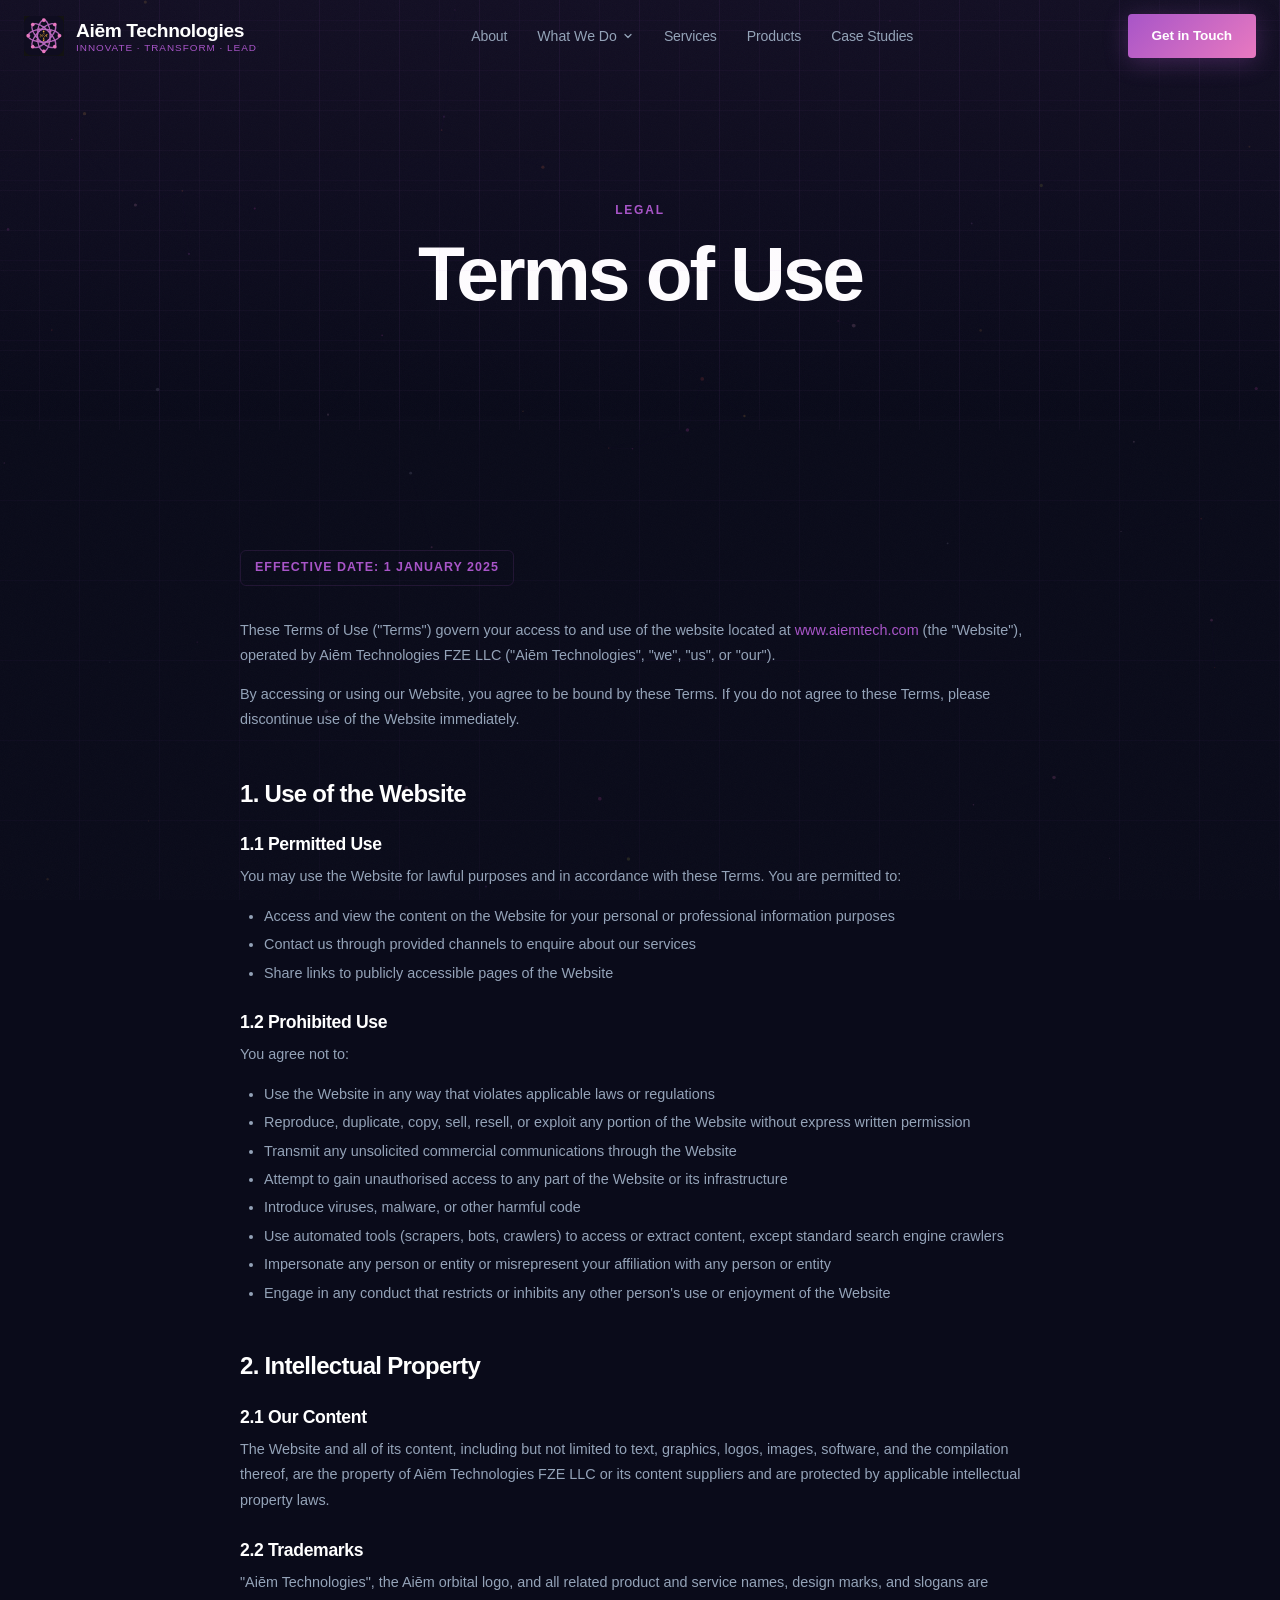
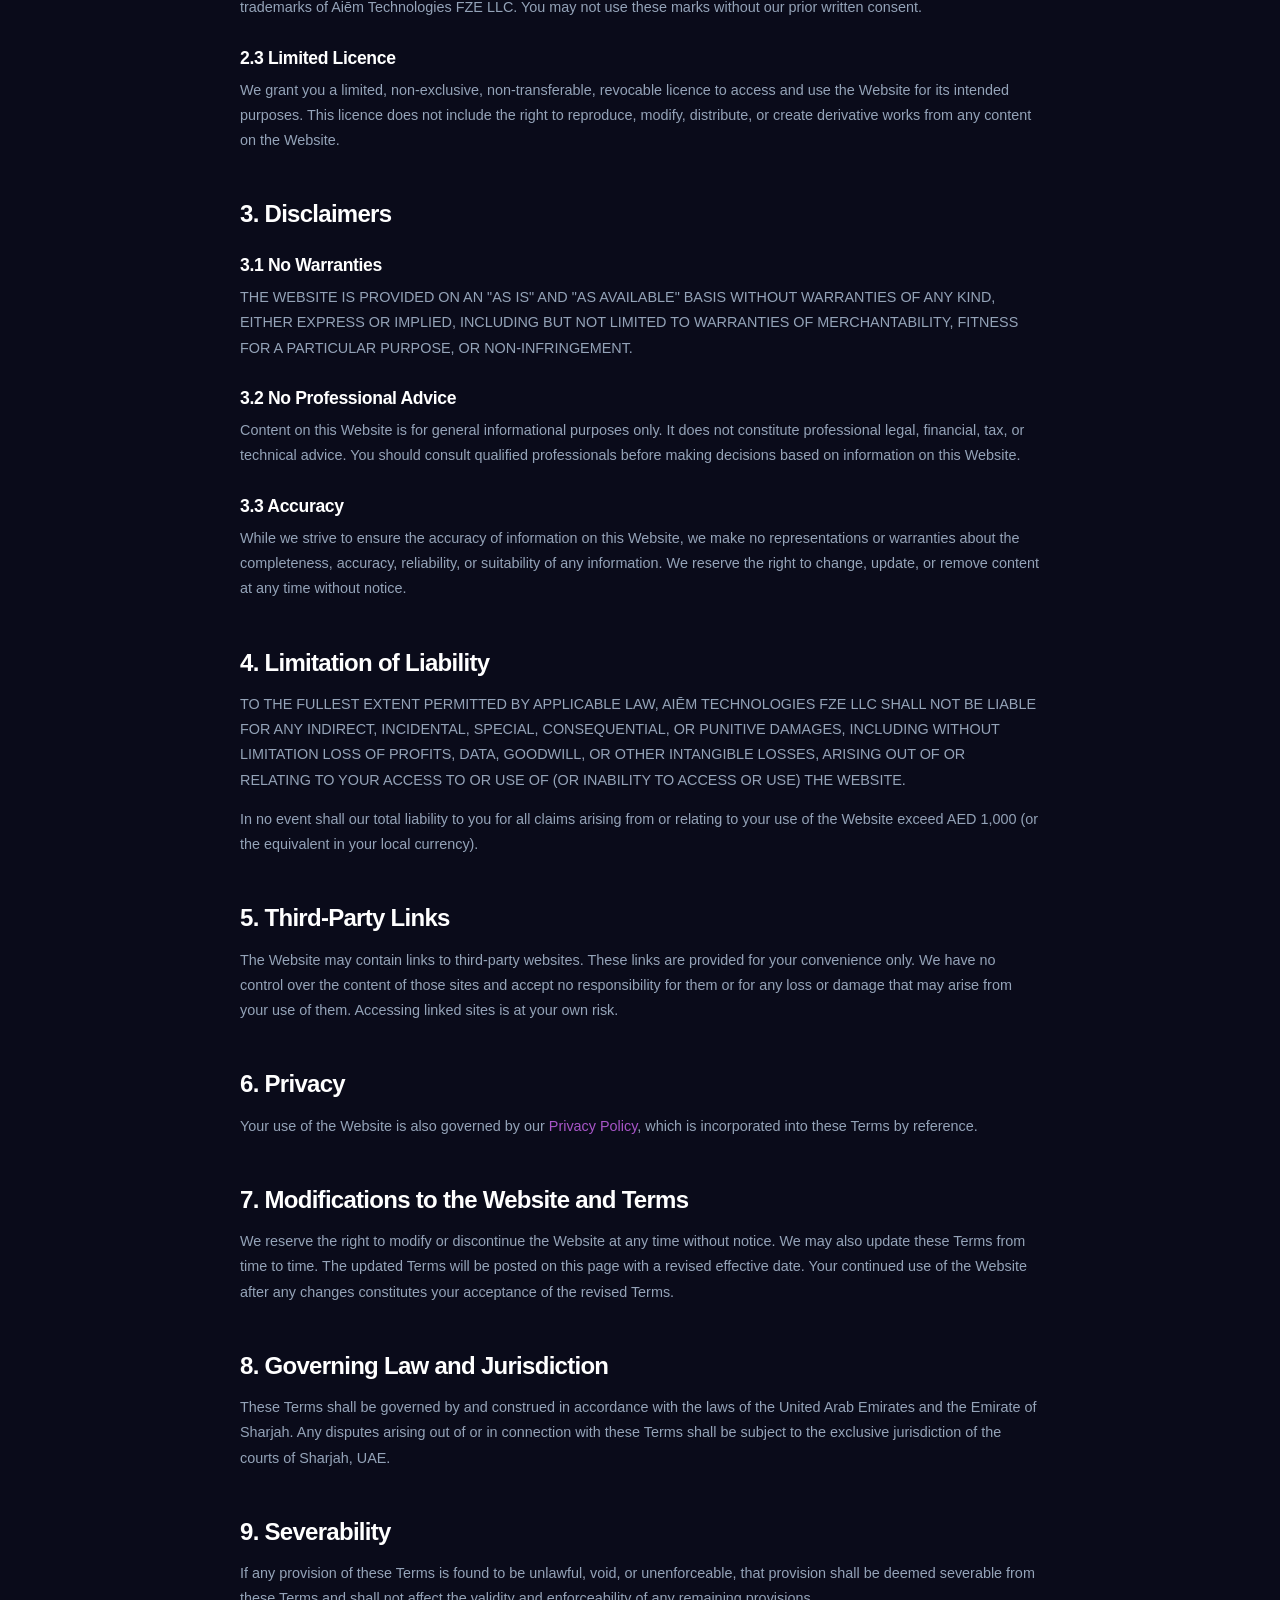
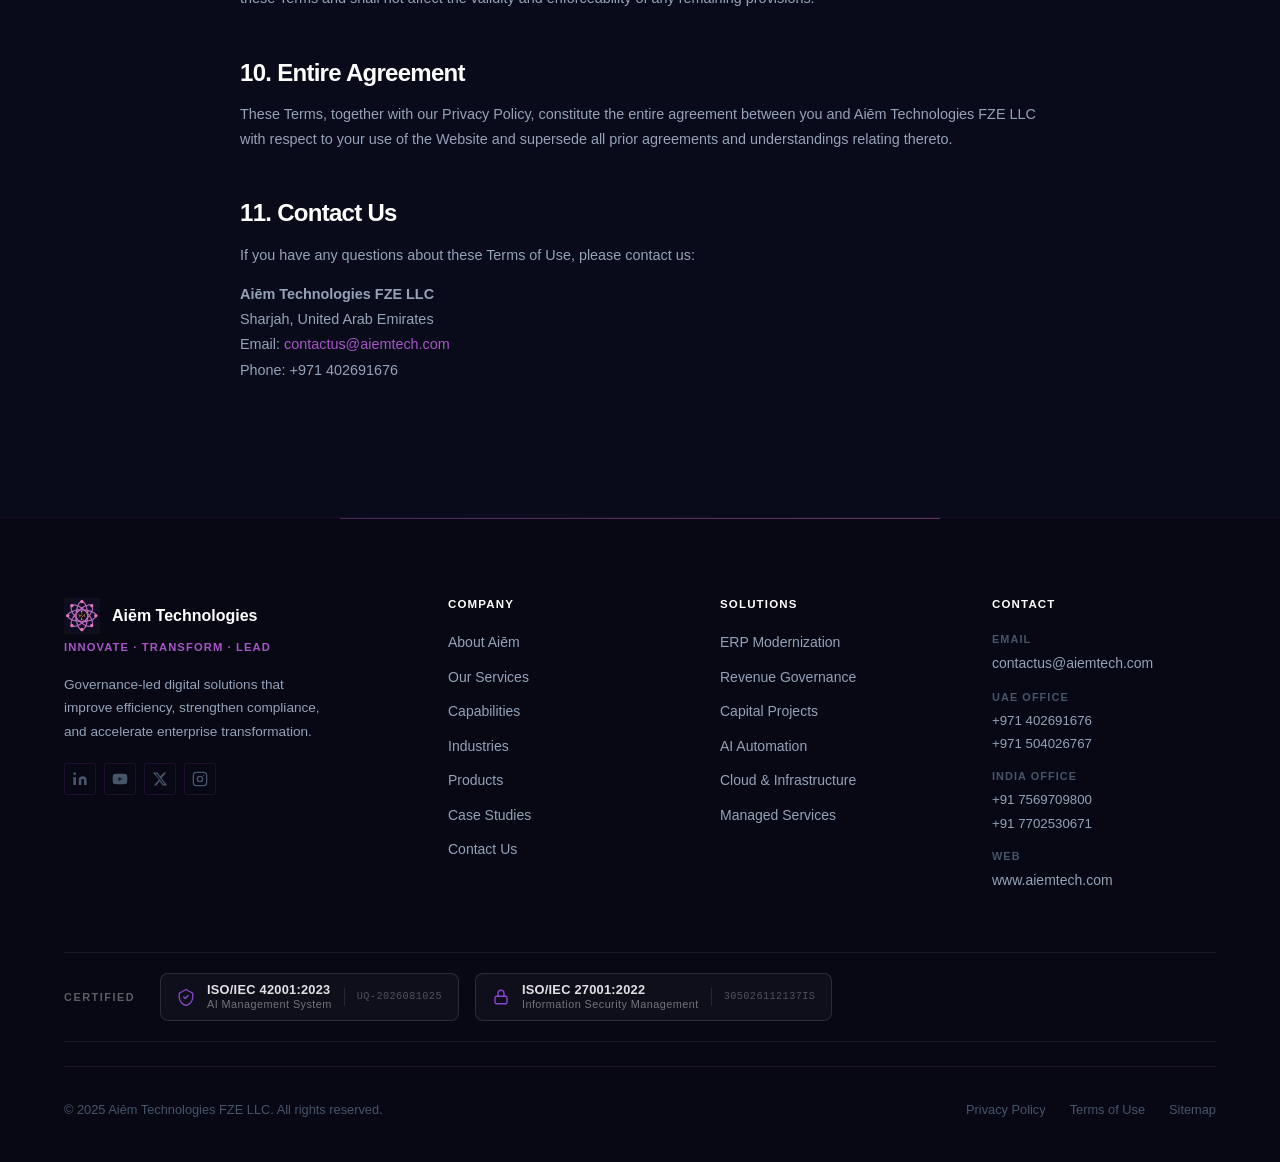
<file: terms.html>
<!DOCTYPE html>
<html lang="en">
<head>
  <meta charset="UTF-8">
  <meta name="viewport" content="width=device-width, initial-scale=1.0">
  <meta http-equiv="X-Content-Type-Options" content="nosniff">
  <meta http-equiv="Content-Security-Policy" content="default-src 'self'; script-src 'self' 'unsafe-inline'; style-src 'self' 'unsafe-inline' https://fonts.googleapis.com; font-src 'self' https://fonts.gstatic.com; img-src 'self' data: https:; connect-src 'self' https://formspree.io; frame-ancestors 'none';">
  <meta http-equiv="Permissions-Policy" content="camera=(), microphone=(), geolocation=(), payment=()">
  <meta name="referrer" content="strict-origin-when-cross-origin">
  <title>Terms of Use | Aiēm Technologies</title>
  <meta name="description" content="Aiēm Technologies terms of use, governing your access to and use of the aiemtech.com website.">
  <link rel="canonical" href="https://www.aiemtech.com/terms.html">
  <meta name="robots" content="noindex">

  <link rel="preconnect" href="https://fonts.googleapis.com">
  <link rel="preconnect" href="https://fonts.gstatic.com" crossorigin>
  <link href="https://fonts.googleapis.com/css2?family=Inter:wght@300;400;500;600;700;800;900&display=swap" rel="stylesheet">
  <link rel="stylesheet" href="assets/css/main.css?v=5">
</head>
<body>
  <a href="#main" class="skip-link">Skip to main content</a>
  <canvas id="particles" aria-hidden="true"></canvas>
  <div id="navbar"></div>

  <main id="main">

    <section class="page-hero" style="padding-bottom:40px;">
      <div class="container">
        <span class="page-hero-eyebrow">Legal</span>
        <h1>Terms of Use</h1>
      </div>
    </section>

    <section>
      <div class="container">
        <div class="policy-content">
          <span class="policy-effective">Effective Date: 1 January 2025</span>

          <p>These Terms of Use ("Terms") govern your access to and use of the website located at <a href="https://www.aiemtech.com" style="color:var(--color-orchid);">www.aiemtech.com</a> (the "Website"), operated by Aiēm Technologies FZE LLC ("Aiēm Technologies", "we", "us", or "our").</p>

          <p>By accessing or using our Website, you agree to be bound by these Terms. If you do not agree to these Terms, please discontinue use of the Website immediately.</p>

          <h2>1. Use of the Website</h2>

          <h3>1.1 Permitted Use</h3>
          <p>You may use the Website for lawful purposes and in accordance with these Terms. You are permitted to:</p>
          <ul>
            <li>Access and view the content on the Website for your personal or professional information purposes</li>
            <li>Contact us through provided channels to enquire about our services</li>
            <li>Share links to publicly accessible pages of the Website</li>
          </ul>

          <h3>1.2 Prohibited Use</h3>
          <p>You agree not to:</p>
          <ul>
            <li>Use the Website in any way that violates applicable laws or regulations</li>
            <li>Reproduce, duplicate, copy, sell, resell, or exploit any portion of the Website without express written permission</li>
            <li>Transmit any unsolicited commercial communications through the Website</li>
            <li>Attempt to gain unauthorised access to any part of the Website or its infrastructure</li>
            <li>Introduce viruses, malware, or other harmful code</li>
            <li>Use automated tools (scrapers, bots, crawlers) to access or extract content, except standard search engine crawlers</li>
            <li>Impersonate any person or entity or misrepresent your affiliation with any person or entity</li>
            <li>Engage in any conduct that restricts or inhibits any other person's use or enjoyment of the Website</li>
          </ul>

          <h2>2. Intellectual Property</h2>

          <h3>2.1 Our Content</h3>
          <p>The Website and all of its content, including but not limited to text, graphics, logos, images, software, and the compilation thereof, are the property of Aiēm Technologies FZE LLC or its content suppliers and are protected by applicable intellectual property laws.</p>

          <h3>2.2 Trademarks</h3>
          <p>"Aiēm Technologies", the Aiēm orbital logo, and all related product and service names, design marks, and slogans are trademarks of Aiēm Technologies FZE LLC. You may not use these marks without our prior written consent.</p>

          <h3>2.3 Limited Licence</h3>
          <p>We grant you a limited, non-exclusive, non-transferable, revocable licence to access and use the Website for its intended purposes. This licence does not include the right to reproduce, modify, distribute, or create derivative works from any content on the Website.</p>

          <h2>3. Disclaimers</h2>

          <h3>3.1 No Warranties</h3>
          <p>THE WEBSITE IS PROVIDED ON AN "AS IS" AND "AS AVAILABLE" BASIS WITHOUT WARRANTIES OF ANY KIND, EITHER EXPRESS OR IMPLIED, INCLUDING BUT NOT LIMITED TO WARRANTIES OF MERCHANTABILITY, FITNESS FOR A PARTICULAR PURPOSE, OR NON-INFRINGEMENT.</p>

          <h3>3.2 No Professional Advice</h3>
          <p>Content on this Website is for general informational purposes only. It does not constitute professional legal, financial, tax, or technical advice. You should consult qualified professionals before making decisions based on information on this Website.</p>

          <h3>3.3 Accuracy</h3>
          <p>While we strive to ensure the accuracy of information on this Website, we make no representations or warranties about the completeness, accuracy, reliability, or suitability of any information. We reserve the right to change, update, or remove content at any time without notice.</p>

          <h2>4. Limitation of Liability</h2>
          <p>TO THE FULLEST EXTENT PERMITTED BY APPLICABLE LAW, AIĒM TECHNOLOGIES FZE LLC SHALL NOT BE LIABLE FOR ANY INDIRECT, INCIDENTAL, SPECIAL, CONSEQUENTIAL, OR PUNITIVE DAMAGES, INCLUDING WITHOUT LIMITATION LOSS OF PROFITS, DATA, GOODWILL, OR OTHER INTANGIBLE LOSSES, ARISING OUT OF OR RELATING TO YOUR ACCESS TO OR USE OF (OR INABILITY TO ACCESS OR USE) THE WEBSITE.</p>

          <p>In no event shall our total liability to you for all claims arising from or relating to your use of the Website exceed AED 1,000 (or the equivalent in your local currency).</p>

          <h2>5. Third-Party Links</h2>
          <p>The Website may contain links to third-party websites. These links are provided for your convenience only. We have no control over the content of those sites and accept no responsibility for them or for any loss or damage that may arise from your use of them. Accessing linked sites is at your own risk.</p>

          <h2>6. Privacy</h2>
          <p>Your use of the Website is also governed by our <a href="privacy.html" style="color:var(--color-orchid);">Privacy Policy</a>, which is incorporated into these Terms by reference.</p>

          <h2>7. Modifications to the Website and Terms</h2>
          <p>We reserve the right to modify or discontinue the Website at any time without notice. We may also update these Terms from time to time. The updated Terms will be posted on this page with a revised effective date. Your continued use of the Website after any changes constitutes your acceptance of the revised Terms.</p>

          <h2>8. Governing Law and Jurisdiction</h2>
          <p>These Terms shall be governed by and construed in accordance with the laws of the United Arab Emirates and the Emirate of Sharjah. Any disputes arising out of or in connection with these Terms shall be subject to the exclusive jurisdiction of the courts of Sharjah, UAE.</p>

          <h2>9. Severability</h2>
          <p>If any provision of these Terms is found to be unlawful, void, or unenforceable, that provision shall be deemed severable from these Terms and shall not affect the validity and enforceability of any remaining provisions.</p>

          <h2>10. Entire Agreement</h2>
          <p>These Terms, together with our Privacy Policy, constitute the entire agreement between you and Aiēm Technologies FZE LLC with respect to your use of the Website and supersede all prior agreements and understandings relating thereto.</p>

          <h2>11. Contact Us</h2>
          <p>If you have any questions about these Terms of Use, please contact us:</p>
          <p>
            <strong>Aiēm Technologies FZE LLC</strong><br>
            Sharjah, United Arab Emirates<br>
            Email: <a href="mailto:contactus@aiemtech.com" style="color:var(--color-orchid);">contactus@aiemtech.com</a><br>
            Phone: +971 402691676
          </p>
        </div>
      </div>
    </section>

  </main>

  <div id="footer"></div>
  <script src="assets/js/main.js?v=5"></script>
</body>
</html>
</file>
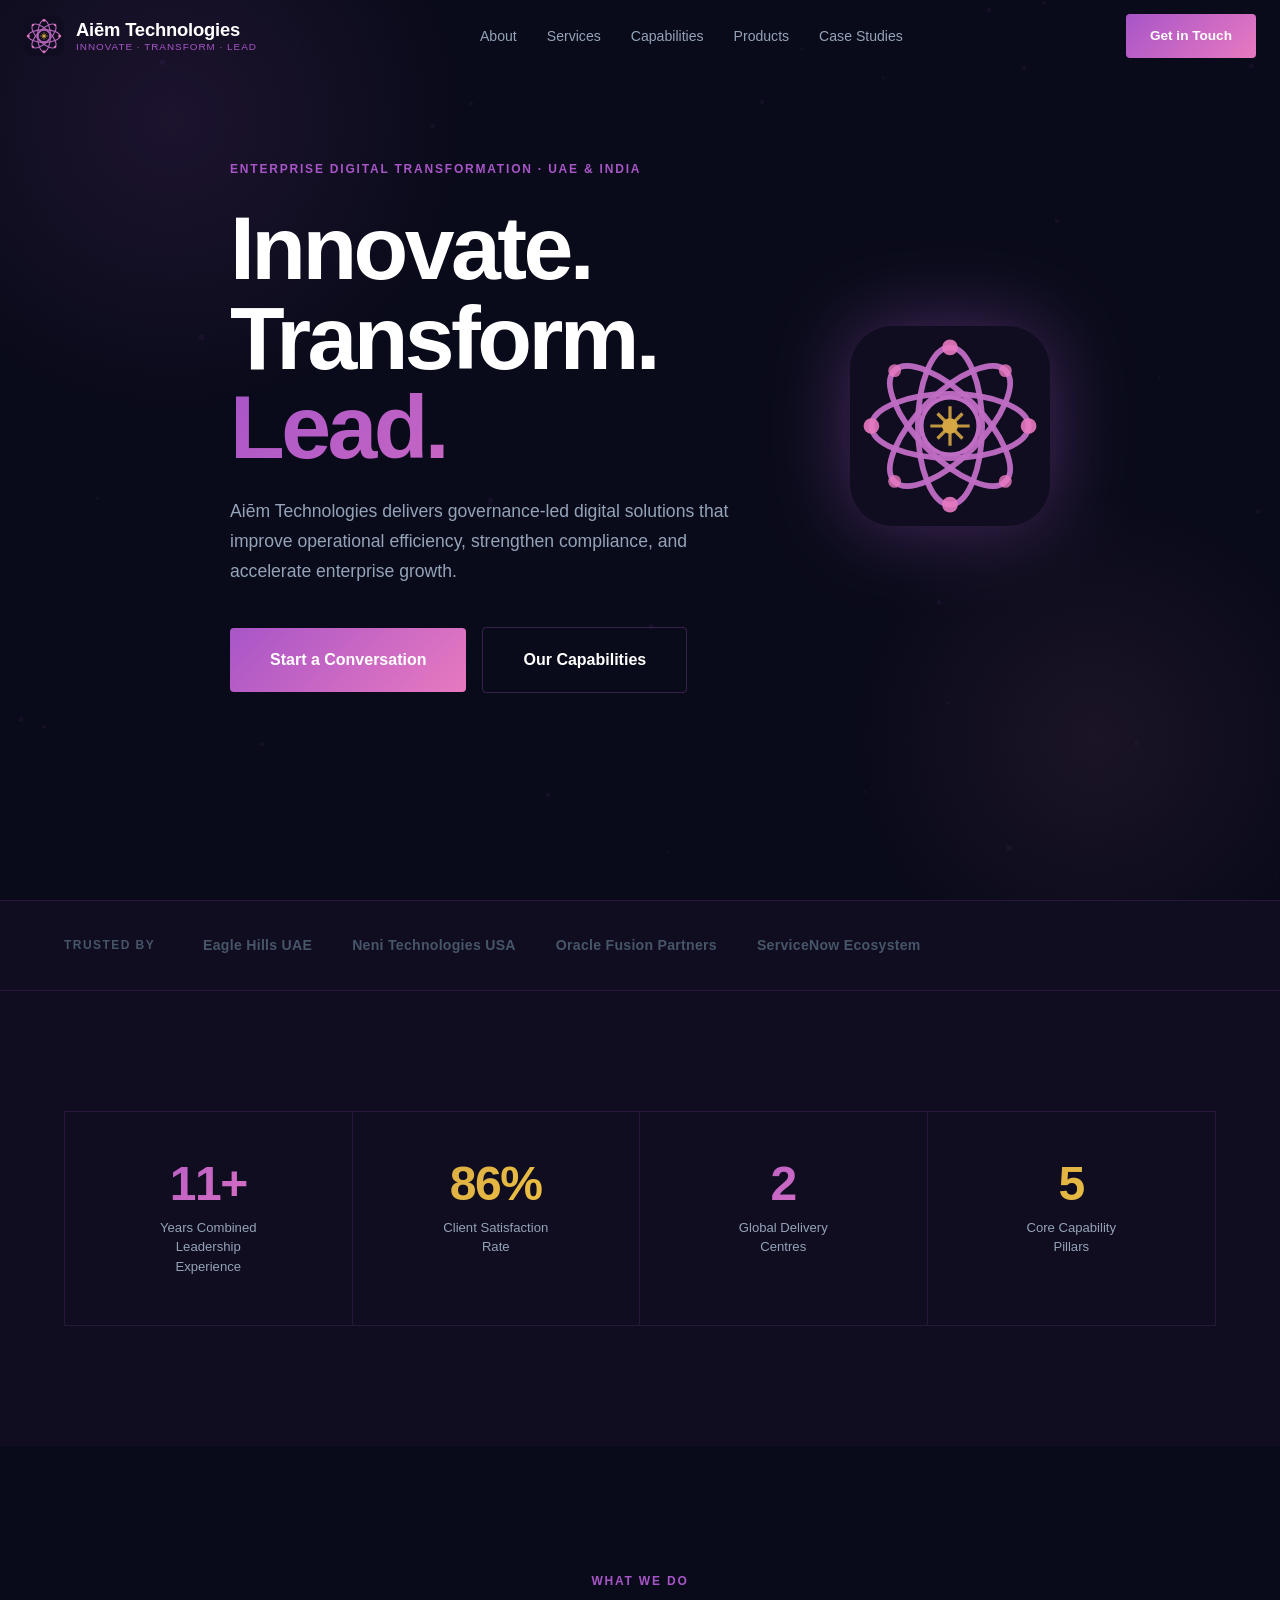
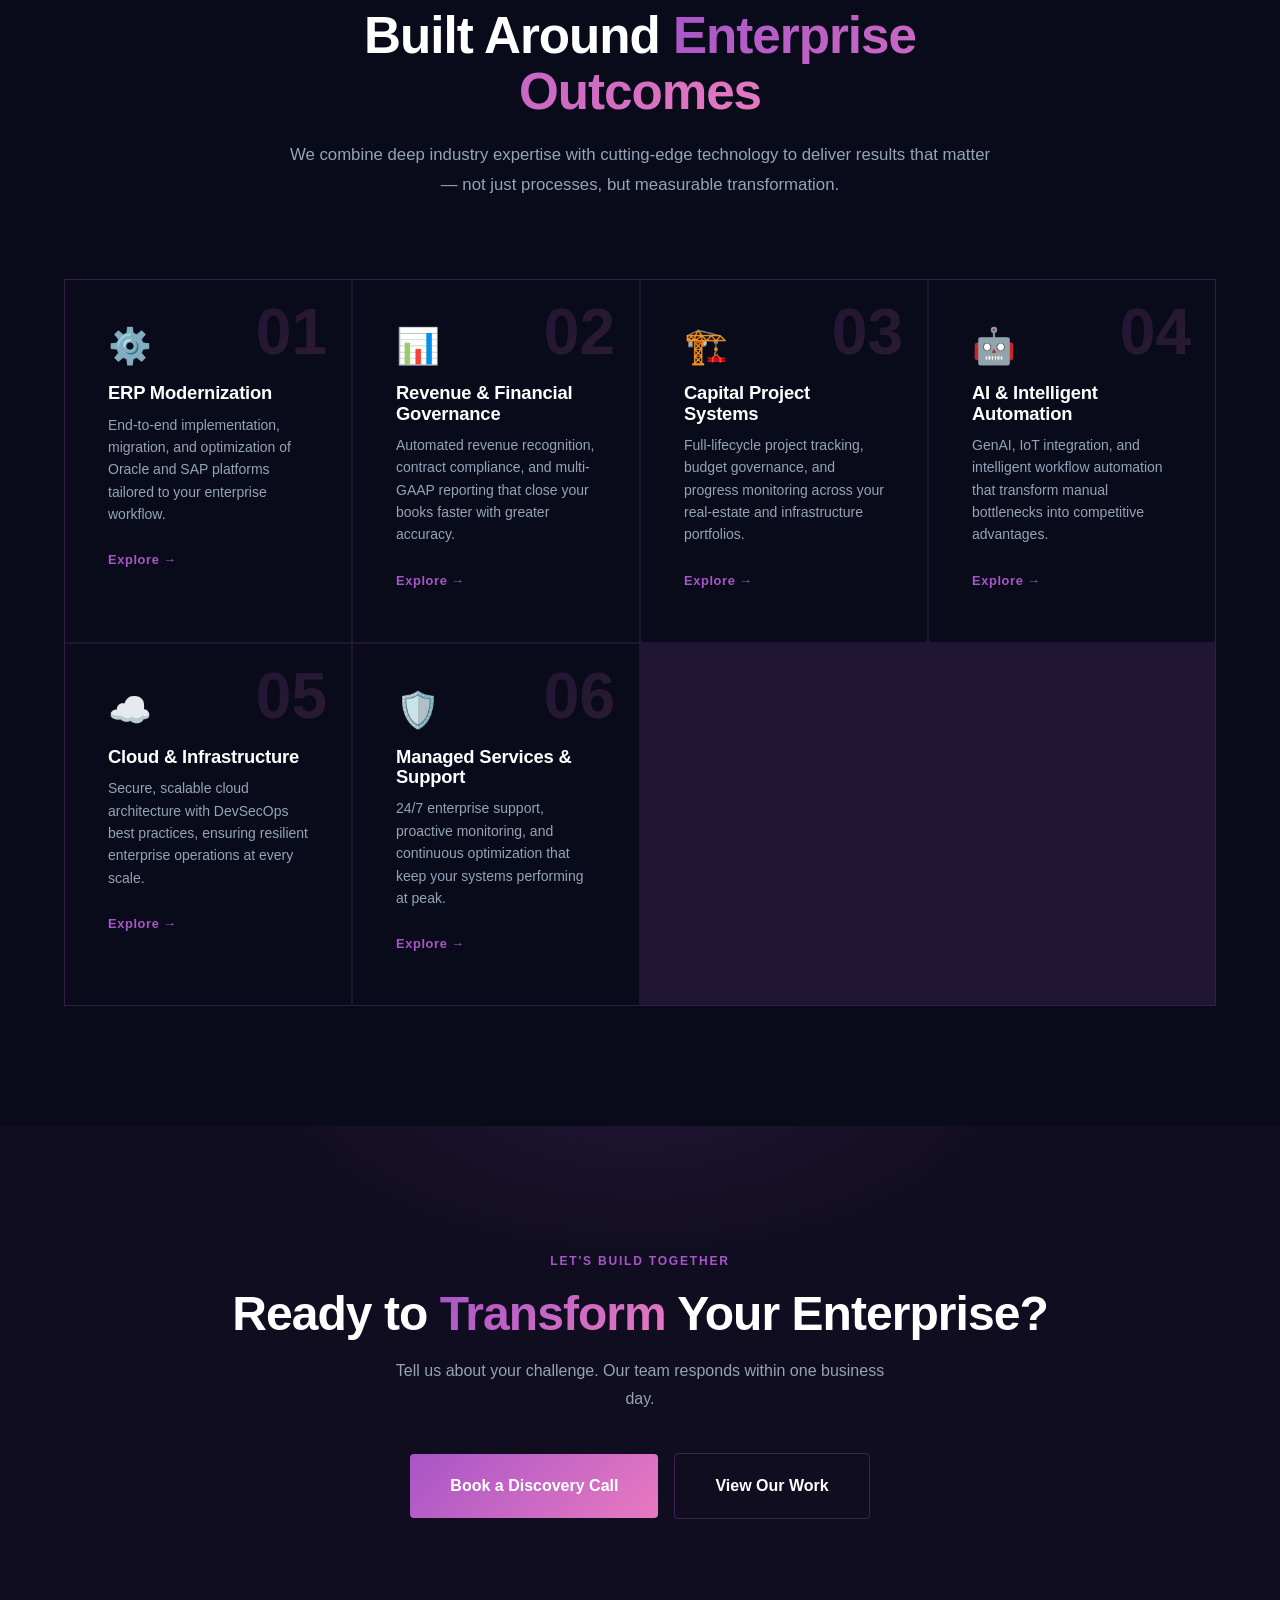
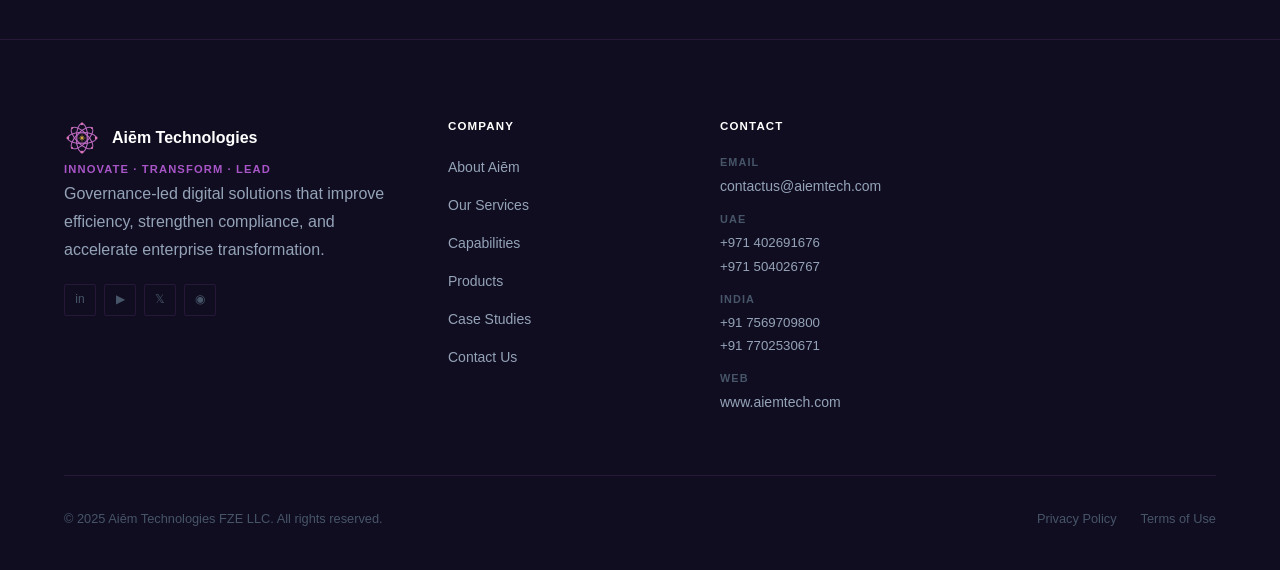
<file: _export/aiem-standalone.html>
<!DOCTYPE html>
<!--
  AIĒM TECHNOLOGIES — STANDALONE EXPORT
  ======================================
  Self-contained single-file version of aiemtech.com.
  Upload this file to GoDaddy, Wix, Squarespace, or any web host.
  No external dependencies. All CSS and JS are inline.

  For full multi-page site: use the files in the parent directory
  with GitHub Pages (see README.md).

  To connect the contact form:
  1. Sign up at https://formspree.io
  2. Replace action="#" in the <form> tag with your Formspree URL
-->
<html lang="en">
<head>
  <meta charset="UTF-8">
  <meta name="viewport" content="width=device-width, initial-scale=1.0">
  <meta http-equiv="X-Content-Type-Options" content="nosniff">
  <meta http-equiv="Content-Security-Policy" content="default-src 'self' 'unsafe-inline' https://fonts.googleapis.com https://fonts.gstatic.com https://formspree.io; img-src 'self' data: https:; frame-ancestors 'none';">
  <meta http-equiv="Permissions-Policy" content="camera=(), microphone=(), geolocation=(), payment=()">
  <meta name="referrer" content="strict-origin-when-cross-origin">
  <title>Aiēm Technologies — Enterprise Digital Transformation</title>
  <meta name="description" content="Aiēm Technologies delivers governance-led digital transformation — ERP modernization, AI automation, cloud infrastructure, and revenue governance for enterprises in the UAE and beyond.">
  <link rel="canonical" href="https://www.aiemtech.com/">
  <meta property="og:type" content="website">
  <meta property="og:title" content="Aiēm Technologies — Enterprise Digital Transformation">
  <meta property="og:description" content="Governance-led digital solutions that improve efficiency, strengthen compliance, and accelerate enterprise transformation.">
  <link rel="preconnect" href="https://fonts.googleapis.com">
  <link rel="preconnect" href="https://fonts.gstatic.com" crossorigin>
  <link href="https://fonts.googleapis.com/css2?family=Inter:wght@300;400;500;600;700;800;900&display=swap" rel="stylesheet">

  <script type="application/ld+json">
  {"@context":"https://schema.org","@type":"Organization","name":"Aiēm Technologies FZE LLC","url":"https://www.aiemtech.com","email":"contactus@aiemtech.com","telephone":["+971402691676","+917569709800"]}
  </script>

<style>
/* ============================================================
   AIĒM TECHNOLOGIES — INLINE STYLESHEET
   Brand: Orchid #a855c8 · Pink #e879c0 · Gold #d4a644 · Dark #0a0b1a
   ============================================================ */
:root {
  --bg:        #0a0b1a;
  --bg2:       #100d20;
  --bg3:       #16112a;
  --orchid:    #a855c8;
  --pink:      #e879c0;
  --gold:      #d4a644;
  --white:     #ffffff;
  --gray:      #94a3b8;
  --gray-lt:   #cbd5e1;
  --dk-gray:   #475569;
  --border:    rgba(168,85,200,0.15);
  --grad:      linear-gradient(135deg,#a855c8,#e879c0);
  --grad-gold: linear-gradient(135deg,#d4a644,#f5c842);
  --nav-h:     72px;
  --pad:       120px;
  --r:         4px;
  --tr:        0.3s cubic-bezier(0.4,0,0.2,1);
}
*,*::before,*::after{box-sizing:border-box;margin:0;padding:0}
html{scroll-behavior:smooth}
body{background:var(--bg);color:var(--gray);font-family:'Inter',-apple-system,BlinkMacSystemFont,'Segoe UI',sans-serif;font-size:1rem;line-height:1.75;-webkit-font-smoothing:antialiased;overflow-x:hidden}
img,svg{display:block;max-width:100%}
a{color:inherit;text-decoration:none}
ul,ol{list-style:none}
button{cursor:pointer;font-family:inherit;border:none;background:none}
input,textarea,select{font-family:inherit}
.skip-link{position:absolute;top:-100px;left:16px;z-index:9999;padding:12px 24px;background:var(--orchid);color:#fff;font-size:.875rem;font-weight:600;border-radius:var(--r);transition:top .2s}
.skip-link:focus{top:16px}
#particles{position:fixed;inset:0;pointer-events:none;z-index:0;opacity:.5}
h1,h2,h3,h4,h5,h6{color:var(--white);font-weight:800;line-height:1.1;letter-spacing:-.02em}
h1{font-size:clamp(3rem,6vw,5.5rem);font-weight:900;letter-spacing:-.03em}
h2{font-size:clamp(2rem,4vw,3.5rem)}
h3{font-size:1.4rem;font-weight:700;letter-spacing:-.01em}
h4{font-size:1.1rem;font-weight:700}
h5{font-size:.75rem;font-weight:700;letter-spacing:.1em;text-transform:uppercase}
p{color:var(--gray);line-height:1.75}
.gt{background:var(--grad);-webkit-background-clip:text;-webkit-text-fill-color:transparent;background-clip:text}
.gt-gold{background:var(--grad-gold);-webkit-background-clip:text;-webkit-text-fill-color:transparent;background-clip:text}
.container{max-width:1200px;margin:0 auto;padding:0 24px}
section{padding:var(--pad) 0;position:relative;z-index:1}
.bg2{background:var(--bg2)}
.bg3{background:var(--bg3)}
.eyebrow{display:inline-block;font-size:.75rem;font-weight:700;letter-spacing:.15em;text-transform:uppercase;color:var(--orchid);margin-bottom:1rem}
.sec-hdr{text-align:center;margin-bottom:80px;max-width:720px;margin-left:auto;margin-right:auto}
.sec-hdr p{font-size:1.05rem;margin-top:20px}
/* NAVBAR */
#navbar{position:fixed;top:0;left:0;right:0;z-index:1000}
.nav-wrap{transition:background var(--tr),backdrop-filter var(--tr)}
.nav-wrap.scrolled{background:rgba(10,11,26,.92);backdrop-filter:blur(20px);border-bottom:1px solid var(--border)}
.nav-inner{display:flex;align-items:center;justify-content:space-between;max-width:1400px;margin:0 auto;padding:0 24px;height:var(--nav-h)}
.nav-logo{display:flex;align-items:center;gap:12px}
.nav-logo img{width:40px;height:40px}
.nav-logo-text{display:flex;flex-direction:column;line-height:1.2}
.nav-logo-text .brand{font-size:1.15rem;font-weight:800;color:var(--white);letter-spacing:-.01em}
.nav-logo-text .tagline{font-size:.62rem;font-weight:500;letter-spacing:.1em;color:var(--orchid);text-transform:uppercase}
.nav-links{display:flex;align-items:center;gap:2px}
.nav-links a{font-size:.88rem;font-weight:500;color:var(--gray);padding:8px 14px;border-radius:2px;position:relative;transition:color var(--tr)}
.nav-links a::after{content:'';position:absolute;bottom:4px;left:14px;right:14px;height:1px;background:var(--grad);transform:scaleX(0);transition:transform var(--tr);transform-origin:left}
.nav-links a:hover,.nav-links a.active{color:var(--white)}
.nav-links a:hover::after,.nav-links a.active::after{transform:scaleX(1)}
.nav-cta{display:flex;align-items:center;gap:16px}
.hamburger{display:none;flex-direction:column;justify-content:center;align-items:center;width:40px;height:40px;gap:5px;cursor:pointer;border:1px solid var(--border);border-radius:2px;background:none;padding:0}
.hamburger span{display:block;width:22px;height:1.5px;background:var(--white);transition:var(--tr)}
.hamburger.open span:nth-child(1){transform:translateY(6.5px) rotate(45deg)}
.hamburger.open span:nth-child(2){opacity:0}
.hamburger.open span:nth-child(3){transform:translateY(-6.5px) rotate(-45deg)}
.nav-mobile{display:none;flex-direction:column;background:rgba(10,11,26,.98);backdrop-filter:blur(20px);border-bottom:1px solid var(--border);padding:16px 24px 24px;gap:4px}
.nav-mobile.open{display:flex}
.nav-mobile a{font-size:.95rem;font-weight:500;color:var(--gray);padding:12px 0;border-bottom:1px solid var(--border);transition:color var(--tr)}
.nav-mobile a:last-child{border-bottom:none}
.nav-mobile a:hover{color:var(--orchid)}
/* BUTTONS */
.btn{display:inline-flex;align-items:center;gap:8px;padding:14px 32px;font-size:.9rem;font-weight:600;border-radius:var(--r);transition:all var(--tr);cursor:pointer;white-space:nowrap;text-decoration:none}
.btn-primary{background:var(--grad);color:#fff;border:none}
.btn-primary:hover{filter:brightness(1.1);transform:translateY(-1px)}
.btn-outline{background:transparent;color:var(--white);border:1px solid rgba(168,85,200,.3)}
.btn-outline:hover{background:rgba(168,85,200,.1);border-color:var(--orchid)}
.btn-gold{background:var(--grad-gold);color:#1a1200;border:none;font-weight:700}
.btn-gold:hover{filter:brightness(1.1);transform:translateY(-1px)}
.btn-lg{padding:18px 40px;font-size:1rem}
.btn-sm{padding:10px 24px;font-size:.85rem}
/* HERO */
.hero{min-height:100vh;display:flex;align-items:center;padding-top:var(--nav-h);position:relative;overflow:hidden}
.hero::before{content:'';position:absolute;top:-20%;left:-10%;width:600px;height:600px;background:radial-gradient(ellipse,rgba(168,85,200,.12) 0%,transparent 70%);pointer-events:none}
.hero::after{content:'';position:absolute;bottom:-10%;right:-5%;width:500px;height:500px;background:radial-gradient(ellipse,rgba(232,121,192,.08) 0%,transparent 70%);pointer-events:none}
.hero-inner{display:grid;grid-template-columns:1fr auto;gap:80px;align-items:center;width:100%}
.hero-content{position:relative;z-index:2;max-width:760px}
.hero-eyebrow{font-size:.75rem;font-weight:700;letter-spacing:.15em;text-transform:uppercase;color:var(--orchid);margin-bottom:1.5rem;display:block}
.hero-title{font-size:clamp(3.5rem,7vw,6rem);font-weight:900;letter-spacing:-.04em;line-height:1;color:var(--white);margin-bottom:1.5rem}
.hero-title .line{display:block}
.hero-subtitle{font-size:1.1rem;line-height:1.7;color:var(--gray);max-width:540px;margin-bottom:2.5rem}
.hero-actions{display:flex;align-items:center;gap:16px;flex-wrap:wrap}
.hero-visual{display:flex;align-items:center;justify-content:center;flex-shrink:0}
.hero-logo-float{width:200px;height:200px;animation:float 6s ease-in-out infinite;filter:drop-shadow(0 0 40px rgba(168,85,200,.4))}
/* TRUST BAR */
.trust-bar{border-top:1px solid var(--border);border-bottom:1px solid var(--border);padding:32px 0;background:var(--bg2)}
.trust-bar-inner{display:flex;align-items:center;gap:48px;flex-wrap:wrap}
.trust-label{font-size:.75rem;font-weight:700;letter-spacing:.12em;text-transform:uppercase;color:var(--dk-gray);white-space:nowrap;flex-shrink:0}
.trust-items{display:flex;align-items:center;gap:40px;flex-wrap:wrap}
.trust-item{font-size:.88rem;font-weight:600;color:var(--dk-gray);letter-spacing:.02em;transition:color var(--tr)}
.trust-item:hover{color:var(--gray)}
/* STATS */
.stats-row{display:grid;grid-template-columns:repeat(4,1fr);border:1px solid var(--border)}
.stat-item{padding:48px 24px;text-align:center;border-right:1px solid var(--border);position:relative}
.stat-item:last-child{border-right:none}
.stat-number{font-size:3rem;font-weight:900;background:var(--grad);-webkit-background-clip:text;-webkit-text-fill-color:transparent;background-clip:text;line-height:1;margin-bottom:10px;display:block;letter-spacing:-.03em}
.stat-item.gold .stat-number{background:var(--grad-gold);-webkit-background-clip:text;-webkit-text-fill-color:transparent;background-clip:text}
.stat-label{font-size:.82rem;color:var(--gray);line-height:1.5;max-width:120px;margin:0 auto}
/* PILLAR GRID */
.pillar-grid{display:grid;grid-template-columns:repeat(auto-fit,minmax(280px,1fr));gap:2px;background:var(--border);border:1px solid var(--border)}
.pillar-card{background:var(--bg);padding:48px 40px;position:relative;overflow:hidden;transition:background var(--tr);border-left:3px solid transparent}
.pillar-card:hover{background:var(--bg2);border-left-color:var(--orchid)}
.pillar-number{position:absolute;top:20px;right:24px;font-size:4rem;font-weight:900;background:var(--grad);-webkit-background-clip:text;-webkit-text-fill-color:transparent;background-clip:text;opacity:.15;line-height:1}
.pillar-icon{font-size:2.2rem;margin-bottom:20px;display:block;line-height:1}
.pillar-card h3{font-size:1.15rem;color:var(--white);margin-bottom:10px}
.pillar-card p{font-size:.875rem;color:var(--gray);line-height:1.6;margin-bottom:20px}
.pillar-link{font-size:.8rem;font-weight:600;color:var(--orchid);letter-spacing:.05em;transition:color var(--tr)}
.pillar-link:hover{color:var(--pink)}
/* DIFF LIST */
.diff-list{display:flex;flex-direction:column;gap:0}
.diff-item{display:flex;align-items:flex-start;gap:16px;padding:24px 0;border-bottom:1px solid var(--border)}
.diff-item:last-child{border-bottom:none}
.diff-icon{width:36px;height:36px;background:rgba(168,85,200,.12);border-radius:2px;display:flex;align-items:center;justify-content:center;font-size:1rem;flex-shrink:0;margin-top:2px}
.diff-item h4{font-size:.95rem;font-weight:700;color:var(--white);margin-bottom:4px}
.diff-item p{font-size:.85rem;color:var(--gray);line-height:1.6}
/* CASE CARDS */
.case-card{background:var(--bg3);border:1px solid var(--border);border-radius:2px;overflow:hidden;transition:border-color var(--tr),transform var(--tr)}
.case-card:hover{border-color:rgba(168,85,200,.4);transform:translateY(-2px)}
.case-card-header{padding:40px 40px 32px;border-bottom:1px solid var(--border)}
.case-category{font-size:.7rem;font-weight:700;letter-spacing:.15em;text-transform:uppercase;color:var(--orchid);margin-bottom:12px;display:block}
.case-card-header h3{font-size:1.5rem;margin-bottom:8px}
.case-card-header p{font-size:.88rem;margin-bottom:0}
.case-card-body{padding:32px 40px 40px}
.case-outcomes h4{font-size:.75rem;font-weight:700;letter-spacing:.12em;text-transform:uppercase;color:var(--gray);margin-bottom:16px}
.case-outcomes ul{display:flex;flex-direction:column;gap:10px}
.case-outcomes li{display:flex;align-items:flex-start;gap:10px;font-size:.875rem;color:var(--gray)}
.case-outcomes li::before{content:'\2192';color:var(--orchid);font-weight:700;flex-shrink:0;margin-top:2px}
/* CTA */
.cta-section{text-align:center;padding:var(--pad) 0;position:relative;overflow:hidden}
.cta-section::before{content:'';position:absolute;top:-50%;left:50%;transform:translateX(-50%);width:800px;height:400px;background:radial-gradient(ellipse,rgba(168,85,200,.12) 0%,transparent 70%);pointer-events:none}
.cta-section h2{font-size:clamp(2rem,4vw,3rem);margin-bottom:1rem}
.cta-section p{font-size:1rem;max-width:500px;margin:0 auto 2.5rem}
.cta-actions{display:flex;align-items:center;justify-content:center;gap:16px;flex-wrap:wrap}
/* FORM */
.form-group{display:flex;flex-direction:column;gap:8px}
.form-label{font-size:.78rem;font-weight:600;letter-spacing:.08em;text-transform:uppercase;color:var(--gray)}
.form-input,.form-select,.form-textarea{background:transparent;border:1px solid var(--border);color:var(--white);padding:14px 18px;border-radius:2px;font-size:.9rem;font-family:inherit;transition:border-color var(--tr);width:100%}
.form-input::placeholder,.form-textarea::placeholder{color:var(--dk-gray)}
.form-input:focus,.form-select:focus,.form-textarea:focus{outline:none;border-color:rgba(168,85,200,.6)}
.form-select{appearance:none;-webkit-appearance:none;background-image:url("data:image/svg+xml,%3Csvg xmlns='http://www.w3.org/2000/svg' width='12' height='8' viewBox='0 0 12 8'%3E%3Cpath d='M1 1l5 5 5-5' stroke='%23475569' stroke-width='1.5' fill='none' stroke-linecap='round'/%3E%3C/svg%3E");background-repeat:no-repeat;background-position:right 16px center}
.form-select option{background:var(--bg2)}
.form-textarea{resize:vertical;min-height:120px}
.form-grid-2{display:grid;grid-template-columns:1fr 1fr;gap:20px}
.form-row{display:flex;flex-direction:column;gap:20px}
/* CONTACT */
.contact-info-card{background:var(--bg3);border:1px solid var(--border);border-radius:2px;padding:40px}
.contact-item{display:flex;flex-direction:column;gap:4px;padding:20px 0;border-bottom:1px solid var(--border)}
.contact-item:first-of-type{padding-top:0}
.contact-item:last-of-type{border-bottom:none}
.contact-item-label{font-size:.7rem;font-weight:700;letter-spacing:.12em;text-transform:uppercase;color:var(--orchid);margin-bottom:4px}
.contact-item-value{font-size:.875rem;color:var(--gray-lt);line-height:1.6}
.contact-item-value a{color:var(--gray-lt);transition:color var(--tr)}
.contact-item-value a:hover{color:var(--orchid)}
/* FOOTER */
.footer{border-top:1px solid var(--border);padding:80px 0 40px;background:var(--bg2)}
.footer-grid{display:grid;grid-template-columns:1.5fr 1fr 1fr 1fr;gap:48px;margin-bottom:48px}
.footer-brand p{font-size:.85rem;color:var(--gray);max-width:260px;line-height:1.7;margin-top:16px}
.footer-logo{display:flex;align-items:center;gap:12px;margin-bottom:4px}
.footer-logo img{width:36px;height:36px}
.footer-logo .brand{font-size:1rem;font-weight:800;color:var(--white)}
.footer-tagline{font-size:.7rem;font-weight:600;letter-spacing:.1em;text-transform:uppercase;color:var(--orchid);margin-top:4px;display:block}
.footer-social{display:flex;gap:8px;margin-top:20px}
.footer-social a{width:32px;height:32px;display:flex;align-items:center;justify-content:center;border:1px solid var(--border);border-radius:2px;color:var(--dk-gray);font-size:.75rem;transition:all var(--tr)}
.footer-social a:hover{border-color:var(--orchid);color:var(--orchid)}
.footer-col h5{color:var(--white);font-size:.72rem;font-weight:700;letter-spacing:.1em;text-transform:uppercase;margin-bottom:20px}
.footer-col ul{display:flex;flex-direction:column;gap:10px}
.footer-col a{font-size:.875rem;color:var(--gray);transition:color var(--tr)}
.footer-col a:hover{color:var(--orchid)}
.footer-contact-item{display:flex;flex-direction:column;gap:2px;margin-bottom:12px}
.footer-contact-label{font-size:.68rem;font-weight:600;letter-spacing:.1em;text-transform:uppercase;color:var(--dk-gray)}
.footer-contact-value{font-size:.83rem;color:var(--gray)}
.footer-bottom{display:flex;align-items:center;justify-content:space-between;border-top:1px solid var(--border);padding-top:32px;flex-wrap:wrap;gap:16px}
.footer-bottom p{font-size:.8rem;color:var(--dk-gray)}
.footer-bottom-links{display:flex;gap:24px}
.footer-bottom-links a{font-size:.8rem;color:var(--dk-gray);transition:color var(--tr)}
.footer-bottom-links a:hover{color:var(--orchid)}
/* GRID HELPERS */
.grid-2{display:grid;grid-template-columns:repeat(2,1fr);gap:32px}
.grid-3{display:grid;grid-template-columns:repeat(3,1fr);gap:32px}
/* CARD */
.card{background:var(--bg3);border:1px solid var(--border);border-radius:2px;padding:36px;transition:border-color var(--tr),transform var(--tr)}
.card:hover{border-color:rgba(168,85,200,.4);transform:translateY(-2px)}
.card-accent{border-left:3px solid var(--orchid)}
/* ANIMATIONS */
@keyframes float{0%,100%{transform:translateY(0)}50%{transform:translateY(-12px)}}
/* SCROLL REVEAL */
.reveal{opacity:0;transition:opacity .7s cubic-bezier(.4,0,.2,1),transform .7s cubic-bezier(.4,0,.2,1)}
.reveal.visible{opacity:1;transform:none}
.reveal-up{opacity:0;transform:translateY(32px);transition:opacity .7s cubic-bezier(.4,0,.2,1),transform .7s cubic-bezier(.4,0,.2,1)}
.reveal-up.visible{opacity:1;transform:none}
.reveal-left{opacity:0;transform:translateX(-32px);transition:opacity .7s cubic-bezier(.4,0,.2,1),transform .7s cubic-bezier(.4,0,.2,1)}
.reveal-left.visible{opacity:1;transform:none}
.reveal-right{opacity:0;transform:translateX(32px);transition:opacity .7s cubic-bezier(.4,0,.2,1),transform .7s cubic-bezier(.4,0,.2,1)}
.reveal-right.visible{opacity:1;transform:none}
.delay-1{transition-delay:.1s}.delay-2{transition-delay:.2s}.delay-3{transition-delay:.3s}
.delay-4{transition-delay:.4s}.delay-5{transition-delay:.5s}.delay-6{transition-delay:.6s}
/* SECTION TABS (single-page navigation) */
.page-section{display:none}
.page-section.active{display:block}
/* INTEGRATION TAGS */
.int-grid{display:flex;flex-wrap:wrap;gap:12px;margin-top:16px}
.int-tag{padding:8px 16px;border:1px solid var(--border);border-radius:2px;font-size:.82rem;font-weight:600;color:var(--gray-lt);background:var(--bg3);transition:all var(--tr)}
.int-tag:hover{border-color:var(--orchid);color:var(--orchid)}
/* UTILITY */
.mt-8{margin-top:8px}.mt-16{margin-top:16px}.mt-24{margin-top:24px}.mt-32{margin-top:32px}.mt-40{margin-top:40px}.mt-48{margin-top:48px}
.mb-16{margin-bottom:16px}.mb-24{margin-bottom:24px}.mb-32{margin-bottom:32px}
.divider{border:none;border-top:1px solid var(--border);margin:0}
.tag{display:inline-block;font-size:.72rem;font-weight:600;letter-spacing:.08em;text-transform:uppercase;padding:4px 10px;border-radius:2px;color:var(--orchid);background:rgba(168,85,200,.1);border:1px solid rgba(168,85,200,.2)}
/* RESPONSIVE */
@media(max-width:1024px){
  :root{--pad:80px}
  .hero-inner{grid-template-columns:1fr;gap:40px;text-align:center}
  .hero-subtitle{margin-left:auto;margin-right:auto}
  .hero-actions{justify-content:center}
  .hero-visual{display:none}
  .stats-row{grid-template-columns:repeat(2,1fr)}
  .grid-3{grid-template-columns:repeat(2,1fr)}
}
@media(max-width:768px){
  :root{--pad:64px}
  .nav-links,.nav-cta{display:none}
  .hamburger{display:flex}
  .stats-row{grid-template-columns:1fr 1fr}
  .grid-2,.grid-3{grid-template-columns:1fr}
  .footer-grid{grid-template-columns:1fr;gap:32px}
  .footer-bottom{flex-direction:column;align-items:flex-start}
  .cta-actions{flex-direction:column;width:100%}
  .cta-actions .btn{width:100%;justify-content:center}
  .hero-actions{flex-direction:column}
  .hero-actions .btn{width:100%;justify-content:center}
  .form-grid-2{grid-template-columns:1fr}
  .case-card-header,.case-card-body{padding-left:24px;padding-right:24px}
  .pillar-grid{grid-template-columns:1fr}
}
@media(max-width:480px){
  .container{padding-left:16px;padding-right:16px}
  h1{font-size:2.25rem}
  .stats-row{grid-template-columns:1fr}
  .stat-item{border-right:none;border-bottom:1px solid var(--border)}
  .stat-item:last-child{border-bottom:none}
}
@media(prefers-reduced-motion:reduce){
  *,*::before,*::after{animation-duration:.01ms!important;transition-duration:.01ms!important}
  html{scroll-behavior:auto}
  .reveal,.reveal-up,.reveal-left,.reveal-right{opacity:1!important;transform:none!important}
}
:focus-visible{outline:2px solid var(--orchid);outline-offset:3px;border-radius:2px}
</style>
</head>
<body>
  <a href="#main" class="skip-link">Skip to main content</a>
  <canvas id="particles" aria-hidden="true"></canvas>

  <!-- NAVBAR -->
  <div id="navbar">
    <div class="nav-wrap" id="navWrap">
      <div class="nav-inner">
        <a href="#" onclick="showPage('home');return false;" class="nav-logo" aria-label="Aiēm Technologies home">
          <img src="[data-uri]" alt="Aiēm Technologies logo" width="40" height="40">
          <div class="nav-logo-text">
            <span class="brand">Aiēm Technologies</span>
            <span class="tagline">Innovate · Transform · Lead</span>
          </div>
        </a>
        <nav class="nav-links" aria-label="Primary navigation">
          <a href="#" onclick="showPage('about');return false;">About</a>
          <a href="#" onclick="showPage('services');return false;">Services</a>
          <a href="#" onclick="showPage('capabilities');return false;">Capabilities</a>
          <a href="#" onclick="showPage('products');return false;">Products</a>
          <a href="#" onclick="showPage('cases');return false;">Case Studies</a>
        </nav>
        <div class="nav-cta">
          <a href="#" onclick="showPage('contact');return false;" class="btn btn-primary btn-sm">Get in Touch</a>
        </div>
        <button class="hamburger" id="hamburger" aria-label="Open navigation menu" aria-expanded="false">
          <span></span><span></span><span></span>
        </button>
      </div>
      <nav class="nav-mobile" id="navMobile" aria-label="Mobile navigation">
        <a href="#" onclick="showPage('about');closeMobile();return false;">About</a>
        <a href="#" onclick="showPage('services');closeMobile();return false;">Services</a>
        <a href="#" onclick="showPage('capabilities');closeMobile();return false;">Capabilities</a>
        <a href="#" onclick="showPage('products');closeMobile();return false;">Products</a>
        <a href="#" onclick="showPage('cases');closeMobile();return false;">Case Studies</a>
        <a href="#" onclick="showPage('contact');closeMobile();return false;" class="btn btn-primary btn-sm">Get in Touch</a>
      </nav>
    </div>
  </div>

  <main id="main">

    <!-- ===== HOME ===== -->
    <div id="page-home" class="page-section active">
      <section class="hero">
        <div class="container">
          <div class="hero-inner">
            <div class="hero-content">
              <span class="hero-eyebrow">Enterprise Digital Transformation · UAE &amp; India</span>
              <h1 class="hero-title">
                <span class="line">Innovate.</span>
                <span class="line">Transform.</span>
                <span class="line gt">Lead.</span>
              </h1>
              <p class="hero-subtitle">Aiēm Technologies delivers governance-led digital solutions that improve operational efficiency, strengthen compliance, and accelerate enterprise growth.</p>
              <div class="hero-actions">
                <a href="#" onclick="showPage('contact');return false;" class="btn btn-primary btn-lg">Start a Conversation</a>
                <a href="#" onclick="showPage('capabilities');return false;" class="btn btn-outline btn-lg">Our Capabilities</a>
              </div>
            </div>
            <div class="hero-visual" aria-hidden="true">
              <img src="[data-uri]" alt="" class="hero-logo-float" width="200" height="200">
            </div>
          </div>
        </div>
      </section>

      <div class="trust-bar">
        <div class="container">
          <div class="trust-bar-inner">
            <span class="trust-label">Trusted By</span>
            <div class="trust-items">
              <span class="trust-item">Eagle Hills UAE</span>
              <span class="trust-item">Neni Technologies USA</span>
              <span class="trust-item">Oracle Fusion Partners</span>
              <span class="trust-item">ServiceNow Ecosystem</span>
            </div>
          </div>
        </div>
      </div>

      <section class="bg2">
        <div class="container">
          <div class="stats-row reveal">
            <div class="stat-item"><span class="stat-number" data-count="12" data-suffix="+">12+</span><p class="stat-label">Years Combined Leadership Experience</p></div>
            <div class="stat-item gold"><span class="stat-number" data-count="95" data-suffix="%">95%</span><p class="stat-label">Client Satisfaction Rate</p></div>
            <div class="stat-item"><span class="stat-number" data-count="2">2</span><p class="stat-label">Global Delivery Centres</p></div>
            <div class="stat-item gold"><span class="stat-number" data-count="6">6</span><p class="stat-label">Core Capability Pillars</p></div>
          </div>
        </div>
      </section>

      <section>
        <div class="container">
          <div class="sec-hdr reveal">
            <span class="eyebrow">What We Do</span>
            <h2>Built Around <span class="gt">Enterprise Outcomes</span></h2>
            <p>We combine deep industry expertise with cutting-edge technology to deliver results that matter — not just processes, but measurable transformation.</p>
          </div>
          <div class="pillar-grid">
            <div class="pillar-card reveal delay-1"><span class="pillar-number">01</span><span class="pillar-icon">⚙️</span><h3>ERP Modernization</h3><p>End-to-end implementation, migration, and optimization of Oracle and SAP platforms tailored to your enterprise workflow.</p><a href="#" onclick="showPage('capabilities');return false;" class="pillar-link">Explore →</a></div>
            <div class="pillar-card reveal delay-2"><span class="pillar-number">02</span><span class="pillar-icon">📊</span><h3>Revenue &amp; Financial Governance</h3><p>Automated revenue recognition, contract compliance, and multi-GAAP reporting that close your books faster with greater accuracy.</p><a href="#" onclick="showPage('capabilities');return false;" class="pillar-link">Explore →</a></div>
            <div class="pillar-card reveal delay-3"><span class="pillar-number">03</span><span class="pillar-icon">🏗️</span><h3>Capital Project Systems</h3><p>Full-lifecycle project tracking, budget governance, and progress monitoring across your real-estate and infrastructure portfolios.</p><a href="#" onclick="showPage('capabilities');return false;" class="pillar-link">Explore →</a></div>
            <div class="pillar-card reveal delay-4"><span class="pillar-number">04</span><span class="pillar-icon">🤖</span><h3>AI &amp; Intelligent Automation</h3><p>GenAI, IoT integration, and intelligent workflow automation that transform manual bottlenecks into competitive advantages.</p><a href="#" onclick="showPage('capabilities');return false;" class="pillar-link">Explore →</a></div>
            <div class="pillar-card reveal delay-5"><span class="pillar-number">05</span><span class="pillar-icon">☁️</span><h3>Cloud &amp; Infrastructure</h3><p>Secure, scalable cloud architecture with DevSecOps best practices, ensuring resilient enterprise operations at every scale.</p><a href="#" onclick="showPage('capabilities');return false;" class="pillar-link">Explore →</a></div>
            <div class="pillar-card reveal delay-6"><span class="pillar-number">06</span><span class="pillar-icon">🛡️</span><h3>Managed Services &amp; Support</h3><p>24/7 enterprise support, proactive monitoring, and continuous optimization that keep your systems performing at peak.</p><a href="#" onclick="showPage('capabilities');return false;" class="pillar-link">Explore →</a></div>
          </div>
        </div>
      </section>

      <section class="cta-section bg2">
        <div class="container">
          <span class="eyebrow reveal">Let's Build Together</span>
          <h2 class="reveal delay-1">Ready to <span class="gt">Transform</span> Your Enterprise?</h2>
          <p class="reveal delay-2">Tell us about your challenge. Our team responds within one business day.</p>
          <div class="cta-actions reveal delay-3">
            <a href="#" onclick="showPage('contact');return false;" class="btn btn-primary btn-lg">Book a Discovery Call</a>
            <a href="#" onclick="showPage('cases');return false;" class="btn btn-outline btn-lg">View Our Work</a>
          </div>
        </div>
      </section>
    </div>

    <!-- ===== CONTACT ===== -->
    <div id="page-contact" class="page-section">
      <section style="padding-top:160px;text-align:center;padding-bottom:40px;">
        <div class="container">
          <span class="eyebrow">Contact Us</span>
          <h1 style="margin-top:16px;">Let's Start a <span class="gt">Conversation</span></h1>
          <p style="max-width:560px;margin:20px auto 0;">Whether you're planning a transformation or evaluating options — we'd love to hear from you. We respond within one business day.</p>
        </div>
      </section>
      <section>
        <div class="container">
          <div style="display:grid;grid-template-columns:1.5fr 1fr;gap:48px;">
            <div>
              <div class="card" style="padding:48px;">
                <h3 class="mb-32">Send Us a Message</h3>
                <!-- Replace action="#" with your Formspree endpoint: https://formspree.io -->
                <form action="#" method="POST" novalidate>
                  <input type="hidden" name="_subject" value="New enquiry from aiemtech.com">
                  <div class="form-row">
                    <div class="form-grid-2">
                      <div class="form-group"><label class="form-label" for="fn">First Name</label><input class="form-input" type="text" id="fn" name="first_name" placeholder="Your name" autocomplete="given-name"></div>
                      <div class="form-group"><label class="form-label" for="ln">Last Name</label><input class="form-input" type="text" id="ln" name="last_name" placeholder="Your surname" autocomplete="family-name"></div>
                    </div>
                    <div class="form-group"><label class="form-label" for="em">Work Email</label><input class="form-input" type="email" id="em" name="email" placeholder="you@company.com" autocomplete="email"></div>
                    <div class="form-group"><label class="form-label" for="co">Company</label><input class="form-input" type="text" id="co" name="company" placeholder="Your Company" autocomplete="organization"></div>
                    <div class="form-group"><label class="form-label" for="ph">Phone</label><input class="form-input" type="tel" id="ph" name="phone" placeholder="+971 50 000 0000" autocomplete="tel"></div>
                    <div class="form-group">
                      <label class="form-label" for="int">I'm interested in</label>
                      <select class="form-select" id="int" name="interest">
                        <option value="" disabled selected>Select a topic</option>
                        <option>ERP Modernisation (Oracle / SAP)</option>
                        <option>Revenue &amp; Financial Governance</option>
                        <option>AI &amp; Intelligent Automation</option>
                        <option>Cloud &amp; Infrastructure</option>
                        <option>Application Development</option>
                        <option>Managed Services &amp; Support</option>
                        <option>General Enquiry</option>
                      </select>
                    </div>
                    <div class="form-group"><label class="form-label" for="msg">Tell Us About Your Challenge</label><textarea class="form-textarea" id="msg" name="message" placeholder="Briefly describe your current situation..." rows="5"></textarea></div>
                    <button type="submit" class="btn btn-primary btn-lg" style="width:100%;justify-content:center;">Send Message →</button>
                  </div>
                </form>
              </div>
            </div>
            <div>
              <div class="contact-info-card">
                <h3>Our Offices</h3>
                <div class="contact-item"><span class="contact-item-label">🇦🇪 UAE HQ</span><span class="contact-item-value">Sharjah, United Arab Emirates</span></div>
                <div class="contact-item"><span class="contact-item-label">UAE Phone</span><span class="contact-item-value"><a href="tel:+971402691676">+971 402691676</a><br><a href="tel:+971504026767">+971 504026767</a></span></div>
                <div class="contact-item"><span class="contact-item-label">🇮🇳 India Delivery Centre</span><span class="contact-item-value">Hyderabad, India</span></div>
                <div class="contact-item"><span class="contact-item-label">India Phone</span><span class="contact-item-value"><a href="tel:+917569709800">+91 7569709800</a><br><a href="tel:+917702530671">+91 7702530671</a></span></div>
                <div class="contact-item"><span class="contact-item-label">Email</span><span class="contact-item-value"><a href="mailto:contactus@aiemtech.com">contactus@aiemtech.com</a></span></div>
              </div>
            </div>
          </div>
        </div>
      </section>
    </div>

    <!-- ===== ABOUT ===== -->
    <div id="page-about" class="page-section">
      <section style="padding-top:160px;text-align:center;padding-bottom:60px;">
        <div class="container">
          <span class="eyebrow">About Aiēm Technologies</span>
          <h1 style="margin-top:16px;">We Build <span class="gt">Enterprises</span> That Last</h1>
          <p style="max-width:600px;margin:20px auto 0;">Founded on the belief that technology should serve business strategy — not the other way around.</p>
        </div>
      </section>
      <section class="bg2">
        <div class="container">
          <div class="grid-2">
            <div class="card card-accent reveal-left"><span class="eyebrow">Mission</span><h3 class="mt-16">Governance-Led Transformation</h3><p class="mt-16">To deliver secure, scalable, governance-led digital solutions that improve operations, strengthen compliance, and accelerate decision-making.</p></div>
            <div class="card" style="border-left:3px solid var(--gold)" class="reveal-right"><span class="eyebrow" style="color:var(--gold);">Vision</span><h3 class="mt-16">Intelligent Enterprise Ecosystems</h3><p class="mt-16">To build intelligent enterprise ecosystems that drive innovation, resilience, and sustainable growth.</p></div>
          </div>
        </div>
      </section>
      <section>
        <div class="container">
          <div class="sec-hdr reveal"><span class="eyebrow">Leadership</span><h2>The People Behind <span class="gt">Every Engagement</span></h2></div>
          <div style="display:grid;grid-template-columns:repeat(auto-fit,minmax(240px,1fr));gap:24px;">
            <div class="card reveal delay-1"><div style="width:64px;height:64px;border-radius:50%;background:var(--grad);display:flex;align-items:center;justify-content:center;font-size:1.2rem;font-weight:800;color:#fff;margin-bottom:20px;">NS</div><p style="font-size:1rem;font-weight:700;color:var(--white);">Naga Sree</p><p style="font-size:.75rem;font-weight:600;color:var(--orchid);letter-spacing:.08em;text-transform:uppercase;margin:4px 0;">Founder &amp; CEO</p><p style="font-size:.78rem;color:var(--dk-gray);margin-bottom:12px;">📍 Sharjah, UAE</p><p style="font-size:.84rem;color:var(--gray);">Drives strategic direction, client relationships, and enterprise architecture. Deep Oracle Fusion expertise.</p></div>
            <div class="card reveal delay-2"><div style="width:64px;height:64px;border-radius:50%;background:var(--grad);display:flex;align-items:center;justify-content:center;font-size:1.2rem;font-weight:800;color:#fff;margin-bottom:20px;">BM</div><p style="font-size:1rem;font-weight:700;color:var(--white);">Brejesh M</p><p style="font-size:.75rem;font-weight:600;color:var(--orchid);letter-spacing:.08em;text-transform:uppercase;margin:4px 0;">Technology Lead</p><p style="font-size:.78rem;color:var(--dk-gray);margin-bottom:12px;">📍 Sharjah, UAE</p><p style="font-size:.84rem;color:var(--gray);">Leads technical delivery and platform engineering — ERP integrations, cloud, and AI automation.</p></div>
            <div class="card reveal delay-3"><div style="width:64px;height:64px;border-radius:50%;background:var(--grad);display:flex;align-items:center;justify-content:center;font-size:1.2rem;font-weight:800;color:#fff;margin-bottom:20px;">IS</div><p style="font-size:1rem;font-weight:700;color:var(--white);">Indira Sirisha</p><p style="font-size:.75rem;font-weight:600;color:var(--orchid);letter-spacing:.08em;text-transform:uppercase;margin:4px 0;">Director — HR</p><p style="font-size:.78rem;color:var(--dk-gray);margin-bottom:12px;">📍 Hyderabad, India</p><p style="font-size:.84rem;color:var(--gray);">Heads talent strategy and organisational development across the India delivery centre.</p></div>
            <div class="card reveal delay-4"><div style="width:64px;height:64px;border-radius:50%;background:var(--grad);display:flex;align-items:center;justify-content:center;font-size:1.2rem;font-weight:800;color:#fff;margin-bottom:20px;">VY</div><p style="font-size:1rem;font-weight:700;color:var(--white);">Venu Madhav Y</p><p style="font-size:.75rem;font-weight:600;color:var(--orchid);letter-spacing:.08em;text-transform:uppercase;margin:4px 0;">Director — Marketing</p><p style="font-size:.78rem;color:var(--dk-gray);margin-bottom:12px;">📍 Hyderabad, India</p><p style="font-size:.84rem;color:var(--gray);">Leads brand positioning, go-to-market strategy, and digital presence for Aiēm Technologies.</p></div>
          </div>
        </div>
      </section>
    </div>

    <!-- ===== SERVICES (minimal stub - see full site) ===== -->
    <div id="page-services" class="page-section">
      <section style="padding-top:160px;text-align:center;padding-bottom:40px;">
        <div class="container"><span class="eyebrow">Our Services</span><h1 style="margin-top:16px;">Four Service Lines.<br><span class="gt">One Direction.</span></h1><p style="max-width:560px;margin:20px auto 0;">Application Development, ERP &amp; Enterprise Solutions, AI/GenAI/IoT, and Quality Assurance &amp; Support.</p></div>
      </section>
      <section>
        <div class="container">
          <div style="display:grid;grid-template-columns:repeat(auto-fit,minmax(260px,1fr));gap:24px;">
            <div class="card card-accent reveal delay-1"><span style="font-size:2rem;display:block;margin-bottom:16px;">💻</span><h3>Application Development &amp; Modernisation</h3><p class="mt-16">Custom enterprise apps, legacy modernisation, API-first architecture, and cloud-native deployments on Azure, AWS, and GCP.</p></div>
            <div class="card" style="border-left:3px solid var(--gold)" class="reveal delay-2"><span style="font-size:2rem;display:block;margin-bottom:16px;">⚙️</span><h3>ERP &amp; Enterprise Solutions</h3><p class="mt-16">Oracle Fusion, SAP S/4HANA, and ServiceNow — full lifecycle implementation, integration, and optimisation.</p></div>
            <div class="card" style="border-left:3px solid var(--pink)" class="reveal delay-3"><span style="font-size:2rem;display:block;margin-bottom:16px;">🤖</span><h3>AI, GenAI &amp; IoT</h3><p class="mt-16">Intelligent document processing, predictive analytics, IoT integration, and workflow automation for real operational impact.</p></div>
            <div class="card card-accent reveal delay-4"><span style="font-size:2rem;display:block;margin-bottom:16px;">🛡️</span><h3>Quality Assurance &amp; Support</h3><p class="mt-16">Automated QA testing, performance validation, 24/7 managed support, and continuous optimisation.</p></div>
          </div>
          <div style="text-align:center;margin-top:48px;"><a href="#" onclick="showPage('contact');return false;" class="btn btn-primary btn-lg">Discuss Your Project</a></div>
        </div>
      </section>
    </div>

    <!-- ===== CAPABILITIES (stub) ===== -->
    <div id="page-capabilities" class="page-section">
      <section style="padding-top:160px;text-align:center;padding-bottom:40px;"><div class="container"><span class="eyebrow">Capabilities</span><h1 style="margin-top:16px;">Six Pillars of<br><span class="gt">Enterprise Excellence</span></h1></div></section>
      <section><div class="container"><div class="pillar-grid"><div class="pillar-card"><span class="pillar-number">01</span><span class="pillar-icon">⚙️</span><h3>ERP Modernisation</h3><p>Oracle Fusion and SAP S/4HANA — implementation, integration, and optimisation for enterprise operations.</p></div><div class="pillar-card"><span class="pillar-number">02</span><span class="pillar-icon">📊</span><h3>Revenue &amp; Financial Governance</h3><p>IFRS 15 / ASC 606 compliance, contract-to-cash automation, and financial close acceleration.</p></div><div class="pillar-card"><span class="pillar-number">03</span><span class="pillar-icon">🏗️</span><h3>Capital Project Systems</h3><p>Portfolio management, budget governance, and project-to-finance visibility for real estate and infrastructure.</p></div><div class="pillar-card"><span class="pillar-number">04</span><span class="pillar-icon">🤖</span><h3>AI &amp; Intelligent Automation</h3><p>GenAI document processing, predictive analytics, IoT integration, and intelligent process automation.</p></div><div class="pillar-card"><span class="pillar-number">05</span><span class="pillar-icon">☁️</span><h3>Cloud &amp; Infrastructure</h3><p>Cloud migration, DevSecOps, hybrid/multi-cloud strategy, and cybersecurity compliance.</p></div><div class="pillar-card"><span class="pillar-number">06</span><span class="pillar-icon">🛡️</span><h3>Managed Services &amp; Support</h3><p>24/7 enterprise support, AIOps monitoring, patch management, and continuous optimisation.</p></div></div><div style="text-align:center;margin-top:48px;"><a href="#" onclick="showPage('contact');return false;" class="btn btn-primary btn-lg">Book a Discovery Call</a></div></div></section>
    </div>

    <!-- ===== PRODUCTS (stub) ===== -->
    <div id="page-products" class="page-section">
      <section style="padding-top:160px;text-align:center;padding-bottom:40px;"><div class="container"><span class="eyebrow">Products</span><h1 style="margin-top:16px;">Revenue Intelligence<br><span class="gt">Platform</span></h1><p style="max-width:600px;margin:20px auto 0;">A purpose-built enterprise platform automating contract-to-revenue workflows — eliminating spreadsheets, enforcing compliance, and accelerating financial close.</p><div style="margin-top:32px;display:flex;gap:16px;justify-content:center;flex-wrap:wrap;"><a href="#" onclick="showPage('contact');return false;" class="btn btn-gold btn-lg">Request a Demo</a><a href="#" onclick="showPage('contact');return false;" class="btn btn-outline btn-lg">Speak to an Expert</a></div></div></section>
      <section class="bg2"><div class="container"><div class="stats-row"><div class="stat-item"><span class="stat-number" data-count="95" data-suffix="%">95%</span><p class="stat-label">Reduction in manual revenue calculations</p></div><div class="stat-item gold"><span class="stat-number" data-count="3">3</span><p class="stat-label">Days average close acceleration</p></div><div class="stat-item gold"><span class="stat-number" data-count="50" data-suffix="%">50%</span><p class="stat-label">Lower total cost vs. custom alternatives</p></div><div class="stat-item"><span class="stat-number">100%</span><p class="stat-label">Audit-ready at all times</p></div></div></div></section>
    </div>

    <!-- ===== CASE STUDIES (stub) ===== -->
    <div id="page-cases" class="page-section">
      <section style="padding-top:160px;text-align:center;padding-bottom:40px;"><div class="container"><span class="eyebrow">Case Studies</span><h1 style="margin-top:16px;">Transformation <span class="gt">in Practice</span></h1><p style="max-width:560px;margin:20px auto 0;">Real outcomes for real enterprises.</p></div></section>
      <section><div class="container"><div class="grid-2">
        <div class="case-card reveal-left"><div class="case-card-header"><span class="case-category">Real Estate · UAE</span><h3>Eagle Hills</h3><p>Oracle Fusion end-to-end implementation for a leading UAE developer with complex multi-entity financials.</p></div><div class="case-card-body"><div class="case-outcomes"><h4>Key Outcomes</h4><ul><li>Unified financial reporting across multiple entities</li><li>Automated IFRS 15-compliant revenue recognition</li><li>Significant reduction in month-end close time</li><li>Real-time capital project tracking at scale</li></ul></div></div></div>
        <div class="case-card reveal-right"><div class="case-card-header"><span class="case-category">Technology · USA</span><h3>Neni Technologies</h3><p>ServiceNow implementation and workflow automation for a fast-scaling US technology company.</p></div><div class="case-card-body"><div class="case-outcomes"><h4>Key Outcomes</h4><ul><li>End-to-end ITSM workflows automated on ServiceNow</li><li>Measurable improvement in ticket resolution time</li><li>Governance-compliant change approval flows</li><li>Scalable platform ready for continued growth</li></ul></div></div></div>
      </div><div style="text-align:center;margin-top:48px;"><a href="#" onclick="showPage('contact');return false;" class="btn btn-primary btn-lg">Start Your Transformation</a></div></div></section>
    </div>

  </main>

  <!-- FOOTER -->
  <footer style="border-top:1px solid var(--border);padding:80px 0 40px;background:var(--bg2);">
    <div class="container">
      <div class="footer-grid">
        <div>
          <div class="footer-logo">
            <img src="[data-uri]" alt="Aiēm Technologies" width="36" height="36">
            <span class="brand">Aiēm Technologies</span>
          </div>
          <span class="footer-tagline">Innovate · Transform · Lead</span>
          <p>Governance-led digital solutions that improve efficiency, strengthen compliance, and accelerate enterprise transformation.</p>
          <div class="footer-social" aria-label="Social media links">
            <a href="#" aria-label="LinkedIn" rel="noopener noreferrer">in</a>
            <a href="#" aria-label="YouTube" rel="noopener noreferrer">▶</a>
            <a href="#" aria-label="X (Twitter)" rel="noopener noreferrer">𝕏</a>
            <a href="#" aria-label="Instagram" rel="noopener noreferrer">◉</a>
          </div>
        </div>
        <div class="footer-col"><h5>Company</h5><ul><li><a href="#" onclick="showPage('about');return false;">About Aiēm</a></li><li><a href="#" onclick="showPage('services');return false;">Our Services</a></li><li><a href="#" onclick="showPage('capabilities');return false;">Capabilities</a></li><li><a href="#" onclick="showPage('products');return false;">Products</a></li><li><a href="#" onclick="showPage('cases');return false;">Case Studies</a></li><li><a href="#" onclick="showPage('contact');return false;">Contact Us</a></li></ul></div>
        <div class="footer-col"><h5>Contact</h5>
          <div class="footer-contact-item"><span class="footer-contact-label">Email</span><span class="footer-contact-value"><a href="mailto:contactus@aiemtech.com">contactus@aiemtech.com</a></span></div>
          <div class="footer-contact-item"><span class="footer-contact-label">UAE</span><span class="footer-contact-value">+971 402691676<br>+971 504026767</span></div>
          <div class="footer-contact-item"><span class="footer-contact-label">India</span><span class="footer-contact-value">+91 7569709800<br>+91 7702530671</span></div>
          <div class="footer-contact-item"><span class="footer-contact-label">Web</span><span class="footer-contact-value"><a href="https://www.aiemtech.com" target="_blank" rel="noopener noreferrer">www.aiemtech.com</a></span></div>
        </div>
      </div>
      <div class="footer-bottom">
        <p>&copy; 2025 Aiēm Technologies FZE LLC. All rights reserved.</p>
        <div class="footer-bottom-links">
          <a href="https://www.aiemtech.com/privacy.html">Privacy Policy</a>
          <a href="https://www.aiemtech.com/terms.html">Terms of Use</a>
        </div>
      </div>
    </div>
  </footer>

<script>
'use strict';
/* ---- PAGE SWITCHER ---- */
function showPage(id) {
  document.querySelectorAll('.page-section').forEach(s => s.classList.remove('active'));
  var el = document.getElementById('page-' + id);
  if (el) { el.classList.add('active'); window.scrollTo(0,0); initReveal(); initCounters(); }
}
function closeMobile() {
  var m = document.getElementById('navMobile'), h = document.getElementById('hamburger');
  if (m) { m.classList.remove('open'); h.classList.remove('open'); h.setAttribute('aria-expanded','false'); }
}
/* ---- HAMBURGER ---- */
(function(){
  var h = document.getElementById('hamburger'), m = document.getElementById('navMobile');
  if (!h || !m) return;
  h.addEventListener('click', function() {
    var open = m.classList.toggle('open');
    h.classList.toggle('open', open);
    h.setAttribute('aria-expanded', String(open));
  });
  document.addEventListener('click', function(e) {
    if (!h.contains(e.target) && !m.contains(e.target)) closeMobile();
  });
})();
/* ---- SCROLL STATE ---- */
(function(){
  var w = document.getElementById('navWrap');
  if (!w) return;
  function upd() { w.classList.toggle('scrolled', window.scrollY > 30); }
  upd(); window.addEventListener('scroll', upd, {passive:true});
})();
/* ---- PARTICLES ---- */
(function(){
  var c = document.getElementById('particles');
  if (!c || window.matchMedia('(prefers-reduced-motion:reduce)').matches) { if(c) c.style.display='none'; return; }
  var ctx = c.getContext('2d'), COUNT = 35, W, H, pts;
  function resize() { W = c.width = window.innerWidth; H = c.height = window.innerHeight; }
  function make() { pts = Array.from({length:COUNT},function(){ return {x:Math.random()*W,y:Math.random()*H,vx:(Math.random()-.5)*.4,vy:(Math.random()-.5)*.4,r:Math.random()*2+1}; }); }
  function tick() {
    ctx.clearRect(0,0,W,H);
    pts.forEach(function(p,i) {
      p.x+=p.vx; p.y+=p.vy;
      if(p.x<0)p.x=W; if(p.x>W)p.x=0; if(p.y<0)p.y=H; if(p.y>H)p.y=0;
      ctx.beginPath(); ctx.arc(p.x,p.y,p.r,0,Math.PI*2); ctx.fillStyle='rgba(168,85,200,0.15)'; ctx.fill();
      for(var j=i+1;j<pts.length;j++){
        var q=pts[j],dx=p.x-q.x,dy=p.y-q.y,d=Math.sqrt(dx*dx+dy*dy);
        if(d<120){ctx.beginPath();ctx.moveTo(p.x,p.y);ctx.lineTo(q.x,q.y);ctx.strokeStyle='rgba(168,85,200,'+(1-d/120)*.08+')';ctx.lineWidth=.5;ctx.stroke();}
      }
    });
    requestAnimationFrame(tick);
  }
  resize(); make(); tick();
  window.addEventListener('resize',function(){resize();make();},{passive:true});
})();
/* ---- SCROLL REVEAL ---- */
function initReveal(){
  if(window.matchMedia('(prefers-reduced-motion:reduce)').matches){
    document.querySelectorAll('.reveal,.reveal-up,.reveal-left,.reveal-right').forEach(function(e){e.classList.add('visible');});
    return;
  }
  var obs = new IntersectionObserver(function(entries){
    entries.forEach(function(e){ if(e.isIntersecting){e.target.classList.add('visible');obs.unobserve(e.target);} });
  },{threshold:.1,rootMargin:'0px 0px -60px 0px'});
  document.querySelectorAll('.reveal,.reveal-up,.reveal-left,.reveal-right').forEach(function(e){
    if(!e.classList.contains('visible')) obs.observe(e);
  });
}
initReveal();
/* ---- COUNTERS ---- */
function initCounters(){
  function ease(t){return 1-Math.pow(1-t,4);}
  function anim(el){
    var target=parseFloat(el.dataset.count),prefix=el.dataset.prefix||'',suffix=el.dataset.suffix||'',decimals=parseInt(el.dataset.decimals||'0',10),duration=1800,start=performance.now();
    function upd(now){var e=Math.min(now-start,duration),p=ease(e/duration),v=target*p;el.textContent=prefix+v.toFixed(decimals)+suffix;if(e<duration)requestAnimationFrame(upd);else el.textContent=prefix+target.toFixed(decimals)+suffix;}
    requestAnimationFrame(upd);
  }
  if(window.matchMedia('(prefers-reduced-motion:reduce)').matches){
    document.querySelectorAll('[data-count]').forEach(function(el){el.textContent=(el.dataset.prefix||'')+parseFloat(el.dataset.count).toFixed(parseInt(el.dataset.decimals||'0',10))+(el.dataset.suffix||'');});
    return;
  }
  var obs=new IntersectionObserver(function(entries){entries.forEach(function(e){if(e.isIntersecting){anim(e.target);obs.unobserve(e.target);}});},{threshold:.3});
  document.querySelectorAll('[data-count]').forEach(function(el){if(!el.dataset.counted){el.dataset.counted='1';obs.observe(el);}});
}
initCounters();
</script>
</body>
</html>
</file>
<file: assets/css/main.css>
/* ==========================================================================
   AIĒM TECHNOLOGIES — MAIN STYLESHEET
   Version: 2.0 | Brand: Orchid/Pink/Gold on Deep Dark
   ========================================================================== */

/* --------------------------------------------------------------------------
   1. CSS CUSTOM PROPERTIES
   -------------------------------------------------------------------------- */
:root {
  --color-bg:        #0a0b1a;
  --color-bg2:       #100d20;
  --color-bg3:       #16112a;
  --color-orchid:    #a855c8;
  --color-pink:      #e879c0;
  --color-gold:      #d4a644;
  --color-gold-light:#f5c842;
  --color-white:     #ffffff;
  --color-gray:      #94a3b8;
  --color-gray-light:#cbd5e1;
  --color-dark-gray: #475569;
  --color-border:    rgba(168, 85, 200, 0.15);
  --color-border-hover: rgba(168, 85, 200, 0.40);
  --color-glass:     rgba(255, 255, 255, 0.03);

  --gradient-primary: linear-gradient(135deg, #a855c8, #e879c0);
  --gradient-gold:    linear-gradient(135deg, #d4a644, #f5c842);
  --gradient-subtle:  linear-gradient(135deg, rgba(168,85,200,0.12), rgba(232,121,192,0.06));

  --nav-height:      72px;
  --section-padding: 120px;
  --radius-sm:       2px;
  --radius-md:       4px;
  --radius-lg:       8px;
  --transition:      0.3s cubic-bezier(0.4, 0, 0.2, 1);
}

/* --------------------------------------------------------------------------
   2. RESET & BASE
   -------------------------------------------------------------------------- */
*, *::before, *::after {
  box-sizing: border-box;
  margin: 0;
  padding: 0;
}

html {
  scroll-behavior: smooth;
  -webkit-text-size-adjust: 100%;
}

body {
  background-color: var(--color-bg);
  color: var(--color-gray);
  font-family: 'Inter', -apple-system, BlinkMacSystemFont, 'Segoe UI', sans-serif;
  font-size: 1rem;
  line-height: 1.75;
  -webkit-font-smoothing: antialiased;
  -moz-osx-font-smoothing: grayscale;
  overflow-x: hidden;
}

img, svg { display: block; max-width: 100%; }
a { color: inherit; text-decoration: none; }
ul, ol { list-style: none; }
button { cursor: pointer; font-family: inherit; border: none; background: none; }
input, textarea, select { font-family: inherit; }

/* Skip to content */
.skip-link {
  position: absolute;
  top: -100px;
  left: 16px;
  z-index: 9999;
  padding: 12px 24px;
  background: var(--color-orchid);
  color: var(--color-white);
  font-size: 0.875rem;
  font-weight: 600;
  border-radius: var(--radius-md);
  transition: top 0.2s;
}
.skip-link:focus { top: 16px; }

/* --------------------------------------------------------------------------
   3. PARTICLES CANVAS
   -------------------------------------------------------------------------- */
#particles {
  position: fixed;
  inset: 0;
  pointer-events: none;
  z-index: 0;
  opacity: 0.65;
}

/* --------------------------------------------------------------------------
   3b. GLOBAL GRID OVERLAY (injected by JS on every page)
   -------------------------------------------------------------------------- */
.site-grid {
  position: fixed;
  inset: 0;
  pointer-events: none;
  z-index: 0;
  background:
    repeating-linear-gradient(
      0deg,
      transparent,
      transparent 59px,
      rgba(168, 85, 200, 0.04) 59px,
      rgba(168, 85, 200, 0.04) 60px
    ),
    repeating-linear-gradient(
      90deg,
      transparent,
      transparent 59px,
      rgba(168, 85, 200, 0.04) 59px,
      rgba(168, 85, 200, 0.04) 60px
    );
}

/* --------------------------------------------------------------------------
   4. TYPOGRAPHY
   -------------------------------------------------------------------------- */
h1, h2, h3, h4, h5, h6 {
  color: var(--color-white);
  font-weight: 800;
  line-height: 1.1;
  letter-spacing: -0.02em;
}

h1 {
  font-size: clamp(3rem, 6vw, 5.5rem);
  font-weight: 900;
  letter-spacing: -0.03em;
}

h2 {
  font-size: clamp(2rem, 4vw, 3.5rem);
  font-weight: 800;
}

h3 {
  font-size: 1.4rem;
  font-weight: 700;
  letter-spacing: -0.01em;
}

h4 {
  font-size: 1.1rem;
  font-weight: 700;
}

h5 {
  font-size: 0.75rem;
  font-weight: 700;
  letter-spacing: 0.1em;
  text-transform: uppercase;
}

p {
  color: var(--color-gray);
  line-height: 1.75;
}

.gradient-text {
  background: var(--gradient-primary);
  -webkit-background-clip: text;
  -webkit-text-fill-color: transparent;
  background-clip: text;
}

.gradient-text-gold {
  background: var(--gradient-gold);
  -webkit-background-clip: text;
  -webkit-text-fill-color: transparent;
  background-clip: text;
}

.text-white   { color: var(--color-white); }
.text-orchid  { color: var(--color-orchid); }
.text-pink    { color: var(--color-pink); }
.text-gold    { color: var(--color-gold); }
.text-gray    { color: var(--color-gray); }
.text-center  { text-align: center; }
.text-small   { font-size: 0.875rem; }

/* --------------------------------------------------------------------------
   5. LAYOUT
   -------------------------------------------------------------------------- */
.container {
  max-width: 1200px;
  margin-left: auto;
  margin-right: auto;
  padding-left: 24px;
  padding-right: 24px;
}

.container-wide {
  max-width: 1440px;
  margin-left: auto;
  margin-right: auto;
  padding-left: 24px;
  padding-right: 24px;
}

section {
  padding: var(--section-padding) 0;
  position: relative;
  z-index: 1;
}

.section-alt { background: var(--color-bg2); }
.section-alt2 { background: var(--color-bg3); }

.section-header {
  text-align: center;
  margin-bottom: 80px;
  max-width: 720px;
  margin-left: auto;
  margin-right: auto;
}

.section-header p {
  font-size: 1.05rem;
  margin-top: 20px;
  color: var(--color-gray);
}

.grid-2 { display: grid; grid-template-columns: repeat(2, 1fr); gap: 32px; }
.grid-3 { display: grid; grid-template-columns: repeat(3, 1fr); gap: 32px; }
.grid-4 { display: grid; grid-template-columns: repeat(4, 1fr); gap: 24px; }

.flex { display: flex; }
.flex-center { display: flex; align-items: center; justify-content: center; }
.flex-between { display: flex; align-items: center; justify-content: space-between; }
.gap-8  { gap: 8px; }
.gap-16 { gap: 16px; }
.gap-24 { gap: 24px; }
.gap-32 { gap: 32px; }
.gap-48 { gap: 48px; }

/* --------------------------------------------------------------------------
   6. EYEBROW LABEL
   -------------------------------------------------------------------------- */
.eyebrow {
  display: inline-block;
  font-size: 0.75rem;
  font-weight: 700;
  letter-spacing: 0.15em;
  text-transform: uppercase;
  color: var(--color-orchid);
  margin-bottom: 1rem;
}

/* --------------------------------------------------------------------------
   7. NAVBAR
   -------------------------------------------------------------------------- */
#navbar {
  position: fixed;
  top: 0;
  left: 0;
  right: 0;
  z-index: 1000;
}

.nav-wrap {
  transition: background var(--transition), backdrop-filter var(--transition), border-color var(--transition);
}

.nav-wrap.scrolled {
  background: rgba(10, 11, 26, 0.92);
  backdrop-filter: blur(20px);
  -webkit-backdrop-filter: blur(20px);
  border-bottom: 1px solid var(--color-border);
}

.nav-inner {
  display: flex;
  align-items: center;
  justify-content: space-between;
  max-width: 1400px;
  margin: 0 auto;
  padding: 0 24px;
  height: var(--nav-height);
}

.nav-logo {
  display: flex;
  align-items: center;
  gap: 12px;
  text-decoration: none;
}

.nav-logo img {
  width: 40px;
  height: 40px;
  flex-shrink: 0;
}

.nav-logo-text {
  display: flex;
  flex-direction: column;
  line-height: 1.2;
}

.nav-logo-text .brand {
  font-size: 1.15rem;
  font-weight: 800;
  color: var(--color-white);
  letter-spacing: -0.01em;
}

.nav-logo-text .tagline {
  font-size: 0.62rem;
  font-weight: 500;
  letter-spacing: 0.1em;
  color: var(--color-orchid);
  text-transform: uppercase;
}

.nav-links {
  display: flex;
  align-items: center;
  gap: 2px;
}

.nav-links a {
  font-size: 0.88rem;
  font-weight: 500;
  color: var(--color-gray);
  padding: 8px 14px;
  border-radius: var(--radius-sm);
  position: relative;
  transition: color var(--transition);
}

.nav-links a::after {
  content: '';
  position: absolute;
  bottom: 4px;
  left: 14px;
  right: 14px;
  height: 1px;
  background: var(--gradient-primary);
  transform: scaleX(0);
  transition: transform var(--transition);
  transform-origin: left;
}

.nav-links a:hover,
.nav-links a.active {
  color: var(--color-white);
}

.nav-links a:hover::after,
.nav-links a.active::after {
  transform: scaleX(1);
}

.nav-cta {
  display: flex;
  align-items: center;
  gap: 16px;
}

/* Hamburger */
.hamburger {
  display: none;
  flex-direction: column;
  justify-content: center;
  align-items: center;
  width: 40px;
  height: 40px;
  gap: 5px;
  cursor: pointer;
  border: 1px solid var(--color-border);
  border-radius: var(--radius-sm);
  background: none;
  padding: 0;
}

.hamburger span {
  display: block;
  width: 22px;
  height: 1.5px;
  background: var(--color-white);
  transition: var(--transition);
}

.hamburger.open span:nth-child(1) { transform: translateY(6.5px) rotate(45deg); }
.hamburger.open span:nth-child(2) { opacity: 0; }
.hamburger.open span:nth-child(3) { transform: translateY(-6.5px) rotate(-45deg); }

/* Mobile nav */
.nav-mobile {
  display: none;
  flex-direction: column;
  background: rgba(10, 11, 26, 0.98);
  backdrop-filter: blur(20px);
  border-bottom: 1px solid var(--color-border);
  padding: 16px 24px 24px;
  gap: 4px;
}

.nav-mobile.open { display: flex; }

.nav-mobile a {
  font-size: 0.95rem;
  font-weight: 500;
  color: var(--color-gray);
  padding: 12px 0;
  border-bottom: 1px solid var(--color-border);
  transition: color var(--transition);
}

.nav-mobile a:last-child { border-bottom: none; }
.nav-mobile a:hover { color: var(--color-orchid); }
.nav-mobile .btn { margin-top: 16px; justify-content: center; }

/* Mobile accordion for "What We Do" */
.nav-mobile-dropdown-toggle {
  display: flex;
  align-items: center;
  justify-content: space-between;
  font-size: 0.95rem;
  font-weight: 500;
  color: var(--color-gray);
  padding: 12px 0;
  border-bottom: 1px solid var(--color-border);
  cursor: pointer;
  background: none;
  border-left: none;
  border-right: none;
  border-top: none;
  width: 100%;
  text-align: left;
  transition: color var(--transition);
}
.nav-mobile-dropdown-toggle svg {
  flex-shrink: 0;
  transition: transform var(--transition);
}
.nav-mobile-dropdown-toggle.open svg { transform: rotate(180deg); }
.nav-mobile-dropdown-toggle:hover { color: var(--color-orchid); }

.nav-mobile-dropdown-panel {
  display: none;
  flex-direction: column;
  gap: 0;
  padding-left: 12px;
}
.nav-mobile-dropdown-panel.open { display: flex; }

.nav-mobile-dropdown-panel .mobile-mega-col-head {
  font-size: 0.62rem;
  font-weight: 700;
  letter-spacing: 0.13em;
  text-transform: uppercase;
  color: var(--color-orchid);
  padding: 12px 0 6px;
}
.nav-mobile-dropdown-panel a {
  font-size: 0.88rem;
  color: var(--color-gray);
  padding: 8px 0;
  border-bottom: 1px solid rgba(168, 85, 200, 0.07);
  transition: color var(--transition);
}
.nav-mobile-dropdown-panel a:last-child { border-bottom: none; }
.nav-mobile-dropdown-panel a:hover { color: var(--color-white); }

/* --------------------------------------------------------------------------
   7b. MEGA-MENU DROPDOWN
   -------------------------------------------------------------------------- */
.nav-has-dropdown {
  position: relative;
}

.nav-dropdown-trigger {
  display: flex;
  align-items: center;
  gap: 5px;
  font-size: 0.88rem;
  font-weight: 500;
  color: var(--color-gray);
  padding: 8px 14px;
  border-radius: var(--radius-sm);
  position: relative;
  transition: color var(--transition);
  cursor: pointer;
  background: none;
  border: none;
  font-family: inherit;
}

.nav-dropdown-trigger::after {
  content: '';
  position: absolute;
  bottom: 4px;
  left: 14px;
  right: 14px;
  height: 1px;
  background: var(--gradient-primary);
  transform: scaleX(0);
  transition: transform var(--transition);
  transform-origin: left;
}

.nav-has-dropdown:hover .nav-dropdown-trigger,
.nav-has-dropdown.open .nav-dropdown-trigger {
  color: var(--color-white);
}
.nav-has-dropdown:hover .nav-dropdown-trigger::after,
.nav-has-dropdown.open .nav-dropdown-trigger::after {
  transform: scaleX(1);
}

.nav-dropdown-trigger .chevron {
  transition: transform var(--transition);
}
.nav-has-dropdown:hover .chevron,
.nav-has-dropdown.open .chevron {
  transform: rotate(180deg);
}

/* The mega-menu panel */
.nav-mega-menu {
  position: absolute;
  top: calc(100% + 12px);
  left: 50%;
  transform: translateX(-50%) translateY(-8px);
  min-width: 560px;
  background: rgba(16, 13, 32, 0.97);
  backdrop-filter: blur(28px);
  -webkit-backdrop-filter: blur(28px);
  border: 1px solid var(--color-border);
  border-radius: var(--radius-lg);
  padding: 28px 32px;
  display: grid;
  grid-template-columns: 1fr 1fr;
  gap: 0 48px;
  opacity: 0;
  pointer-events: none;
  transition: opacity 0.22s ease, transform 0.22s ease;
  z-index: 1001;
  box-shadow: 0 24px 64px rgba(0, 0, 0, 0.6), 0 0 0 1px rgba(168, 85, 200, 0.08);
}

.nav-has-dropdown:hover .nav-mega-menu,
.nav-has-dropdown.open .nav-mega-menu {
  opacity: 1;
  pointer-events: auto;
  transform: translateX(-50%) translateY(0);
}

.mega-col-head {
  font-size: 0.62rem;
  font-weight: 700;
  letter-spacing: 0.16em;
  text-transform: uppercase;
  color: var(--color-orchid);
  margin-bottom: 14px;
  padding-bottom: 10px;
  border-bottom: 1px solid var(--color-border);
}

.mega-col-divider {
  width: 1px;
  background: var(--color-border);
  position: absolute;
  top: 28px;
  bottom: 28px;
  left: 50%;
}

.mega-link {
  display: flex;
  align-items: center;
  justify-content: space-between;
  gap: 8px;
  padding: 8px 4px 8px 0;
  font-size: 0.9rem;
  font-weight: 500;
  color: var(--color-gray-light);
  border-radius: var(--radius-sm);
  transition: color var(--transition), padding-left var(--transition);
  border-bottom: 1px solid rgba(168, 85, 200, 0.06);
}
.mega-link:last-child { border-bottom: none; }

.mega-link:hover {
  color: var(--color-white);
  padding-left: 8px;
}
.mega-link:hover .mega-arrow {
  opacity: 1;
  transform: translateX(3px);
}

.mega-link .mega-label { flex: 1; }

.mega-arrow {
  flex-shrink: 0;
  opacity: 0;
  color: var(--color-orchid);
  transition: opacity var(--transition), transform var(--transition);
}

/* --------------------------------------------------------------------------
   8. BUTTONS
   -------------------------------------------------------------------------- */
.btn {
  display: inline-flex;
  align-items: center;
  gap: 8px;
  padding: 14px 32px;
  font-size: 0.9rem;
  font-weight: 600;
  border-radius: var(--radius-md);
  transition: all var(--transition);
  cursor: pointer;
  white-space: nowrap;
  letter-spacing: 0.01em;
  text-decoration: none;
}

.btn-primary {
  background: var(--gradient-primary);
  color: var(--color-white);
  border: none;
}

.btn-primary:hover {
  filter: brightness(1.1);
  transform: translateY(-1px);
}

.btn-outline {
  background: transparent;
  color: var(--color-white);
  border: 1px solid rgba(168, 85, 200, 0.3);
}

.btn-outline:hover {
  background: rgba(168, 85, 200, 0.1);
  border-color: var(--color-orchid);
}

.btn-ghost {
  background: transparent;
  color: var(--color-orchid);
  border: none;
  padding-left: 0;
  padding-right: 0;
}

.btn-ghost:hover {
  color: var(--color-pink);
  text-decoration: underline;
  text-underline-offset: 4px;
}

.btn-gold {
  background: var(--gradient-gold);
  color: #1a1200;
  border: none;
  font-weight: 700;
}

.btn-gold:hover {
  filter: brightness(1.1);
  transform: translateY(-1px);
}

.btn-lg {
  padding: 18px 40px;
  font-size: 1rem;
}

.btn-sm {
  padding: 10px 24px;
  font-size: 0.85rem;
}

/* --------------------------------------------------------------------------
   9. CARDS
   -------------------------------------------------------------------------- */
.card {
  background: var(--color-bg3);
  border: 1px solid var(--color-border);
  border-radius: var(--radius-sm);
  padding: 36px;
  transition: border-color var(--transition), transform var(--transition);
  position: relative;
}

.card:hover {
  border-color: var(--color-border-hover);
  transform: translateY(-2px);
}

.card-accent {
  border-left: 3px solid var(--color-orchid);
}

.card-accent-gold {
  border-left: 3px solid var(--color-gold);
}

.card-accent-pink {
  border-left: 3px solid var(--color-pink);
}

.card-number {
  font-size: 5rem;
  font-weight: 900;
  line-height: 1;
  background: var(--gradient-primary);
  -webkit-background-clip: text;
  -webkit-text-fill-color: transparent;
  background-clip: text;
  opacity: 0.2;
  position: absolute;
  top: 24px;
  right: 24px;
  letter-spacing: -0.05em;
}

.card-stat {
  text-align: center;
}

.card-stat .stat-value {
  font-size: 3.5rem;
  font-weight: 900;
  background: var(--gradient-primary);
  -webkit-background-clip: text;
  -webkit-text-fill-color: transparent;
  background-clip: text;
  line-height: 1;
}

.card-stat .stat-label {
  font-size: 0.85rem;
  color: var(--color-gray);
  margin-top: 8px;
}

/* --------------------------------------------------------------------------
   10. HERO — HOME PAGE
   -------------------------------------------------------------------------- */
.hero {
  min-height: 100vh;
  display: flex;
  align-items: center;
  padding-top: var(--nav-height);
  position: relative;
  overflow: hidden;
}

.hero::before {
  content: '';
  position: absolute;
  top: -25%;
  left: -15%;
  width: 800px;
  height: 800px;
  background: radial-gradient(ellipse, rgba(168,85,200,0.18) 0%, rgba(168,85,200,0.06) 45%, transparent 70%);
  pointer-events: none;
  animation: orb-drift-a 18s ease-in-out infinite alternate;
}

.hero::after {
  content: '';
  position: absolute;
  bottom: -15%;
  right: -5%;
  width: 700px;
  height: 700px;
  background: radial-gradient(ellipse, rgba(232,121,192,0.14) 0%, rgba(212,166,68,0.04) 50%, transparent 70%);
  pointer-events: none;
  animation: orb-drift-b 22s ease-in-out infinite alternate;
}

@keyframes orb-drift-a {
  from { transform: translate(0, 0) scale(1); }
  to   { transform: translate(40px, 30px) scale(1.12); }
}
@keyframes orb-drift-b {
  from { transform: translate(0, 0) scale(1); }
  to   { transform: translate(-30px, -20px) scale(1.08); }
}

.hero-inner {
  display: grid;
  grid-template-columns: 1fr auto;
  gap: 80px;
  align-items: center;
  width: 100%;
}

.hero-content {
  position: relative;
  z-index: 2;
  max-width: 760px;
}

.hero-eyebrow {
  font-size: 0.75rem;
  font-weight: 700;
  letter-spacing: 0.15em;
  text-transform: uppercase;
  color: var(--color-orchid);
  margin-bottom: 1.5rem;
  display: block;
}

.hero-title {
  font-size: clamp(3.5rem, 7vw, 6rem);
  font-weight: 900;
  letter-spacing: -0.04em;
  line-height: 1.0;
  color: var(--color-white);
  margin-bottom: 1.5rem;
}

.hero-title .line { display: block; }

.hero-subtitle {
  font-size: 1.1rem;
  line-height: 1.7;
  color: var(--color-gray);
  max-width: 540px;
  margin-bottom: 2.5rem;
}

.hero-actions {
  display: flex;
  align-items: center;
  gap: 16px;
  flex-wrap: wrap;
}

.hero-visual {
  display: flex;
  align-items: center;
  justify-content: center;
  flex-shrink: 0;
  position: relative;
}

/* Glowing concentric rings behind the hero logo */
.hero-visual::before,
.hero-visual::after {
  content: '';
  position: absolute;
  border-radius: 50%;
  pointer-events: none;
}
.hero-visual::before {
  width: 320px;
  height: 320px;
  border: 1px solid rgba(168, 85, 200, 0.18);
  animation: ring-pulse 4s ease-in-out infinite;
}
.hero-visual::after {
  width: 440px;
  height: 440px;
  border: 1px solid rgba(168, 85, 200, 0.08);
  animation: ring-pulse 4s ease-in-out 1s infinite;
}

@keyframes ring-pulse {
  0%, 100% { transform: scale(1);   opacity: 0.7; }
  50%       { transform: scale(1.04); opacity: 1; }
}

.hero-logo-float {
  width: 240px;
  height: 240px;
  animation: float 6s ease-in-out infinite;
  filter: drop-shadow(0 0 60px rgba(168,85,200,0.55)) drop-shadow(0 0 20px rgba(232,121,192,0.3));
  position: relative;
  z-index: 1;
}

/* --------------------------------------------------------------------------
   11. PAGE HERO (INNER PAGES)
   -------------------------------------------------------------------------- */
.page-hero {
  padding: 180px 0 80px;
  text-align: center;
  position: relative;
  overflow: hidden;
}

.page-hero::before {
  content: '';
  position: absolute;
  inset: 0;
  background:
    linear-gradient(to bottom, rgba(168,85,200,0.06) 0%, transparent 100%),
    repeating-linear-gradient(0deg, transparent, transparent 39px, rgba(168,85,200,0.04) 39px, rgba(168,85,200,0.04) 40px),
    repeating-linear-gradient(90deg, transparent, transparent 39px, rgba(168,85,200,0.04) 39px, rgba(168,85,200,0.04) 40px);
  pointer-events: none;
}

.page-hero-eyebrow {
  font-size: 0.75rem;
  font-weight: 700;
  letter-spacing: 0.15em;
  text-transform: uppercase;
  color: var(--color-orchid);
  margin-bottom: 1rem;
  display: block;
}

.page-hero h1 {
  font-size: clamp(2.5rem, 5vw, 4.5rem);
  margin-bottom: 1.25rem;
}

.page-hero p {
  font-size: 1.05rem;
  max-width: 600px;
  margin: 0 auto;
}

/* --------------------------------------------------------------------------
   12. SOCIAL PROOF / TRUST BAR
   -------------------------------------------------------------------------- */
.trust-bar {
  border-top: 1px solid var(--color-border);
  border-bottom: 1px solid var(--color-border);
  padding: 32px 0;
  background: var(--color-bg2);
}

.trust-bar-inner {
  display: flex;
  align-items: center;
  gap: 48px;
  flex-wrap: wrap;
}

.trust-label {
  font-size: 0.75rem;
  font-weight: 700;
  letter-spacing: 0.12em;
  text-transform: uppercase;
  color: var(--color-dark-gray);
  white-space: nowrap;
  flex-shrink: 0;
}

.trust-items {
  display: flex;
  align-items: center;
  gap: 40px;
  flex-wrap: wrap;
}

.trust-item {
  font-size: 0.88rem;
  font-weight: 600;
  color: var(--color-dark-gray);
  letter-spacing: 0.02em;
  transition: color var(--transition);
}

.trust-item:hover { color: var(--color-gray); }

/* --------------------------------------------------------------------------
   13. PILLAR / CAPABILITY TILES (Accenture-style tight grid)
   -------------------------------------------------------------------------- */
.pillar-grid {
  display: grid;
  grid-template-columns: repeat(auto-fit, minmax(280px, 1fr));
  gap: 2px;
  background: var(--color-border);
  border: 1px solid var(--color-border);
}

.pillar-card {
  background: var(--color-bg);
  padding: 48px 40px;
  position: relative;
  overflow: hidden;
  transition: background var(--transition), transform var(--transition), box-shadow var(--transition), border-left-color var(--transition);
  border-left: 3px solid transparent;
}

.pillar-card:hover {
  background: var(--color-bg2);
  border-left-color: var(--color-orchid);
  transform: translateY(-4px);
  box-shadow: 0 12px 40px rgba(168,85,200,0.15);
}

.pillar-number {
  position: absolute;
  top: 20px;
  right: 24px;
  font-size: 5rem;
  font-weight: 900;
  background: var(--gradient-primary);
  -webkit-background-clip: text;
  -webkit-text-fill-color: transparent;
  background-clip: text;
  opacity: 0.22;
  line-height: 1;
  letter-spacing: -0.05em;
}

.pillar-icon {
  margin-bottom: 20px;
  display: block;
  line-height: 0;
}

.pillar-card h3 {
  font-size: 1.15rem;
  color: var(--color-white);
  margin-bottom: 10px;
}

.pillar-card p {
  font-size: 0.875rem;
  color: var(--color-gray);
  line-height: 1.6;
  margin-bottom: 20px;
}

.pillar-link {
  font-size: 0.8rem;
  font-weight: 600;
  color: var(--color-orchid);
  letter-spacing: 0.05em;
  transition: color var(--transition);
}

.pillar-link:hover { color: var(--color-pink); }

/* --------------------------------------------------------------------------
   14. STATS ROW
   -------------------------------------------------------------------------- */
.stats-row {
  display: grid;
  grid-template-columns: repeat(4, 1fr);
  border: 1px solid var(--color-border);
}

.stat-item {
  padding: 48px 24px;
  text-align: center;
  border-right: 1px solid var(--color-border);
  position: relative;
  transition: background var(--transition);
}

.stat-item:hover { background: rgba(168,85,200,0.04); }

.stat-item:last-child { border-right: none; }

.stat-number {
  font-size: 3.75rem;
  font-weight: 900;
  background: var(--gradient-primary);
  -webkit-background-clip: text;
  -webkit-text-fill-color: transparent;
  background-clip: text;
  line-height: 1;
  margin-bottom: 10px;
  display: block;
  letter-spacing: -0.03em;
}

.stat-item.gold .stat-number {
  background: var(--gradient-gold);
  -webkit-background-clip: text;
  -webkit-text-fill-color: transparent;
  background-clip: text;
}

.stat-label {
  font-size: 0.82rem;
  color: var(--color-gray);
  line-height: 1.5;
  max-width: 120px;
  margin: 0 auto;
}

/* --------------------------------------------------------------------------
   15. DIFFERENTIATOR ITEMS
   -------------------------------------------------------------------------- */
.diff-list {
  display: flex;
  flex-direction: column;
  gap: 0;
}

.diff-item {
  display: flex;
  align-items: flex-start;
  gap: 16px;
  padding: 24px 0;
  border-bottom: 1px solid var(--color-border);
}

.diff-item:last-child { border-bottom: none; }

.diff-icon {
  width: 44px;
  height: 44px;
  background: rgba(168,85,200,0.18);
  border: 1px solid rgba(168,85,200,0.25);
  border-radius: var(--radius-sm);
  display: flex;
  align-items: center;
  justify-content: center;
  flex-shrink: 0;
  margin-top: 2px;
  transition: background var(--transition), border-color var(--transition);
}

.diff-item:hover .diff-icon {
  background: rgba(168,85,200,0.28);
  border-color: rgba(168,85,200,0.45);
}

.diff-item h4 {
  font-size: 0.95rem;
  font-weight: 700;
  color: var(--color-white);
  margin-bottom: 4px;
}

.diff-item p {
  font-size: 0.85rem;
  color: var(--color-gray);
  line-height: 1.6;
}

/* --------------------------------------------------------------------------
   16. DELIVERY STEPS / TIMELINE
   -------------------------------------------------------------------------- */
.steps {
  display: flex;
  flex-direction: column;
  gap: 0;
}

.step {
  display: flex;
  gap: 24px;
  padding-bottom: 40px;
  border-left: 2px solid var(--color-border);
  padding-left: 32px;
  position: relative;
}

.step:last-child {
  border-left-color: transparent;
  padding-bottom: 0;
}

.step-number {
  position: absolute;
  left: -17px;
  top: 0;
  width: 32px;
  height: 32px;
  background: var(--gradient-primary);
  border-radius: 50%;
  display: flex;
  align-items: center;
  justify-content: center;
  font-size: 0.8rem;
  font-weight: 700;
  color: var(--color-white);
  flex-shrink: 0;
}

.step-content h4 {
  font-size: 1rem;
  color: var(--color-white);
  margin-bottom: 6px;
}

.step-content p {
  font-size: 0.875rem;
  color: var(--color-gray);
  line-height: 1.6;
}

/* Horizontal steps */
.steps-horizontal {
  display: grid;
  grid-template-columns: repeat(4, 1fr);
  gap: 0;
  border: 1px solid var(--color-border);
}

.step-h {
  padding: 40px 32px;
  border-right: 1px solid var(--color-border);
  position: relative;
}

.step-h:last-child { border-right: none; }

.step-h-number {
  width: 40px;
  height: 40px;
  background: var(--gradient-primary);
  border-radius: 50%;
  display: flex;
  align-items: center;
  justify-content: center;
  font-size: 0.85rem;
  font-weight: 700;
  color: var(--color-white);
  margin-bottom: 20px;
}

.step-h h4 {
  font-size: 0.95rem;
  color: var(--color-white);
  margin-bottom: 8px;
}

.step-h p {
  font-size: 0.83rem;
  color: var(--color-gray);
  line-height: 1.6;
}

/* --------------------------------------------------------------------------
   17. TEAM CARDS
   -------------------------------------------------------------------------- */
.team-grid {
  display: grid;
  grid-template-columns: repeat(4, 1fr);
  gap: 24px;
}

.team-card {
  background: var(--color-bg3);
  border: 1px solid var(--color-border);
  border-radius: var(--radius-sm);
  padding: 32px;
  transition: border-color var(--transition), transform var(--transition);
}

.team-card:hover {
  border-color: var(--color-border-hover);
  transform: translateY(-2px);
}

.team-avatar {
  width: 64px;
  height: 64px;
  border-radius: 50%;
  background: var(--gradient-primary);
  display: flex;
  align-items: center;
  justify-content: center;
  font-size: 1.2rem;
  font-weight: 800;
  color: var(--color-white);
  margin-bottom: 20px;
  flex-shrink: 0;
}

.team-name {
  font-size: 1rem;
  font-weight: 700;
  color: var(--color-white);
  margin-bottom: 4px;
}

.team-role {
  font-size: 0.75rem;
  font-weight: 600;
  color: var(--color-orchid);
  letter-spacing: 0.08em;
  text-transform: uppercase;
  margin-bottom: 4px;
}

.team-location {
  font-size: 0.78rem;
  color: var(--color-dark-gray);
  margin-bottom: 14px;
}

.team-bio {
  font-size: 0.84rem;
  color: var(--color-gray);
  line-height: 1.65;
}

/* --------------------------------------------------------------------------
   18. CASE STUDY CARDS
   -------------------------------------------------------------------------- */
.case-card {
  background: var(--color-bg3);
  border: 1px solid var(--color-border);
  border-radius: var(--radius-sm);
  overflow: hidden;
  transition: border-color var(--transition), transform var(--transition), box-shadow var(--transition);
}

.case-card:hover {
  border-color: rgba(168,85,200,0.45);
  transform: translateY(-6px);
  box-shadow: 0 16px 48px rgba(168,85,200,0.12);
}

.case-card-header {
  padding: 40px 40px 32px;
  border-bottom: 1px solid var(--color-border);
}

.case-category {
  font-size: 0.7rem;
  font-weight: 700;
  letter-spacing: 0.15em;
  text-transform: uppercase;
  color: var(--color-orchid);
  margin-bottom: 12px;
  display: block;
}

.case-card-header h3 {
  font-size: 1.5rem;
  margin-bottom: 8px;
}

.case-card-header p {
  font-size: 0.88rem;
  margin-bottom: 0;
}

.case-card-body { padding: 32px 40px 40px; }

.case-outcomes h4 {
  font-size: 0.75rem;
  font-weight: 700;
  letter-spacing: 0.12em;
  text-transform: uppercase;
  color: var(--color-gray);
  margin-bottom: 16px;
}

.case-outcomes ul { display: flex; flex-direction: column; gap: 10px; }

.case-outcomes li {
  display: flex;
  align-items: flex-start;
  gap: 10px;
  font-size: 0.875rem;
  color: var(--color-gray);
}

.case-outcomes li::before {
  content: '\2192';
  color: var(--color-orchid);
  font-weight: 700;
  flex-shrink: 0;
  margin-top: 2px;
}

/* --------------------------------------------------------------------------
   19. PRODUCT / PLATFORM MODULES
   -------------------------------------------------------------------------- */
.module-grid {
  display: grid;
  grid-template-columns: repeat(auto-fit, minmax(260px, 1fr));
  gap: 2px;
  background: var(--color-border);
  border: 1px solid var(--color-border);
}

.module-card {
  background: var(--color-bg);
  padding: 32px 28px;
  transition: background var(--transition);
  position: relative;
  overflow: hidden;
}

.module-card:hover { background: var(--color-bg2); }

.module-num {
  font-size: 0.7rem;
  font-weight: 700;
  letter-spacing: 0.12em;
  color: var(--color-orchid);
  margin-bottom: 12px;
  display: block;
}

.module-card h4 {
  font-size: 0.95rem;
  color: var(--color-white);
  margin-bottom: 8px;
}

.module-card p {
  font-size: 0.82rem;
  color: var(--color-gray);
  line-height: 1.6;
}

/* Locked / proprietary module cards */
.module-locked {
  display: flex;
  flex-direction: column;
  align-items: flex-start;
  gap: 14px;
  min-height: 130px;
  justify-content: center;
}

.module-lock {
  color: var(--color-border-hover);
  opacity: 0.7;
}

.module-locked:hover .module-lock {
  opacity: 1;
  color: var(--color-orchid);
}

.module-locked-label {
  font-size: 0.65rem !important;
  font-weight: 700 !important;
  letter-spacing: 0.14em !important;
  text-transform: uppercase !important;
  color: var(--color-dark-gray) !important;
  line-height: 1 !important;
}

/* NDA notice bar below module grid */
.module-nda-notice {
  display: flex;
  align-items: center;
  gap: 10px;
  padding: 16px 22px;
  background: rgba(168, 85, 200, 0.05);
  border: 1px solid var(--color-border);
  border-radius: var(--radius-md);
  font-size: 0.85rem;
  color: var(--color-gray);
}

.module-nda-notice svg {
  flex-shrink: 0;
  color: var(--color-orchid);
}

.module-nda-notice a {
  color: var(--color-orchid);
  font-weight: 600;
  transition: color var(--transition);
}

.module-nda-notice a:hover {
  color: var(--color-pink);
}

/* --------------------------------------------------------------------------
   20. OUTCOMES / RESULTS LIST
   -------------------------------------------------------------------------- */
.outcomes-list {
  display: flex;
  flex-direction: column;
  gap: 16px;
}

.outcome-item {
  display: flex;
  align-items: flex-start;
  gap: 14px;
  padding: 16px 20px;
  background: var(--color-glass);
  border: 1px solid var(--color-border);
  border-left: 3px solid var(--color-orchid);
  border-radius: 0 var(--radius-sm) var(--radius-sm) 0;
}

.outcome-item.gold { border-left-color: var(--color-gold); }
.outcome-item.pink { border-left-color: var(--color-pink); }

.outcome-check {
  color: var(--color-orchid);
  font-weight: 700;
  font-size: 1rem;
  flex-shrink: 0;
  margin-top: 1px;
}

.outcome-item.gold .outcome-check { color: var(--color-gold); }
.outcome-item.pink .outcome-check { color: var(--color-pink); }

.outcome-item p {
  font-size: 0.88rem;
  color: var(--color-gray-light);
  line-height: 1.55;
}

/* --------------------------------------------------------------------------
   21. LOCATION / OFFICE CARDS
   -------------------------------------------------------------------------- */
.location-card {
  background: var(--color-bg3);
  border: 1px solid var(--color-border);
  border-radius: var(--radius-sm);
  padding: 40px;
  transition: border-color var(--transition);
}

.location-card:hover { border-color: var(--color-border-hover); }

.location-flag {
  margin-bottom: 16px;
  display: block;
  line-height: 0;
}

.location-card h3 {
  font-size: 1.1rem;
  margin-bottom: 4px;
}

.location-region {
  font-size: 0.82rem;
  color: var(--color-orchid);
  font-weight: 600;
  letter-spacing: 0.05em;
  margin-bottom: 20px;
  display: block;
}

.location-details {
  display: flex;
  flex-direction: column;
  gap: 8px;
}

.location-detail {
  display: flex;
  align-items: center;
  gap: 10px;
  font-size: 0.875rem;
  color: var(--color-gray);
}

.location-detail .icon {
  color: var(--color-orchid);
  width: 16px;
  flex-shrink: 0;
  display: flex;
  align-items: center;
}

/* --------------------------------------------------------------------------
   22. CONTACT FORM
   -------------------------------------------------------------------------- */
.form-group {
  display: flex;
  flex-direction: column;
  gap: 8px;
}

.form-label {
  font-size: 0.78rem;
  font-weight: 600;
  letter-spacing: 0.08em;
  text-transform: uppercase;
  color: var(--color-gray);
}

.form-input,
.form-select,
.form-textarea {
  background: transparent;
  border: 1px solid var(--color-border);
  color: var(--color-white);
  padding: 14px 18px;
  border-radius: var(--radius-sm);
  font-size: 0.9rem;
  font-family: inherit;
  transition: border-color var(--transition);
  width: 100%;
}

.form-input::placeholder,
.form-textarea::placeholder {
  color: var(--color-dark-gray);
}

.form-input:focus,
.form-select:focus,
.form-textarea:focus {
  outline: none;
  border-color: rgba(168, 85, 200, 0.6);
}

.form-select {
  appearance: none;
  -webkit-appearance: none;
  background-image: url("data:image/svg+xml,%3Csvg xmlns='http://www.w3.org/2000/svg' width='12' height='8' viewBox='0 0 12 8'%3E%3Cpath d='M1 1l5 5 5-5' stroke='%23475569' stroke-width='1.5' fill='none' stroke-linecap='round'/%3E%3C/svg%3E");
  background-repeat: no-repeat;
  background-position: right 16px center;
  cursor: pointer;
}

.form-select option { background: var(--color-bg2); }

.form-textarea {
  resize: vertical;
  min-height: 120px;
}

.form-grid-2 {
  display: grid;
  grid-template-columns: 1fr 1fr;
  gap: 20px;
}

.form-row { display: flex; flex-direction: column; gap: 20px; }

/* --------------------------------------------------------------------------
   23. CONTACT INFO
   -------------------------------------------------------------------------- */
.contact-info-card {
  background: var(--color-bg3);
  border: 1px solid var(--color-border);
  border-radius: var(--radius-sm);
  padding: 40px;
  height: 100%;
}

.contact-info-card h3 {
  font-size: 1.2rem;
  margin-bottom: 32px;
}

.contact-item {
  display: flex;
  flex-direction: column;
  gap: 4px;
  padding: 20px 0;
  border-bottom: 1px solid var(--color-border);
}

.contact-item:first-of-type { padding-top: 0; }
.contact-item:last-of-type { border-bottom: none; }

.contact-item-label {
  font-size: 0.7rem;
  font-weight: 700;
  letter-spacing: 0.12em;
  text-transform: uppercase;
  color: var(--color-orchid);
  margin-bottom: 4px;
}

.contact-item-value {
  font-size: 0.875rem;
  color: var(--color-gray-light);
  line-height: 1.6;
}

.contact-item-value a {
  color: var(--color-gray-light);
  transition: color var(--transition);
}

.contact-item-value a:hover { color: var(--color-orchid); }

.what-next {
  margin-top: 32px;
  padding-top: 32px;
  border-top: 1px solid var(--color-border);
}

.what-next h4 {
  font-size: 0.75rem;
  font-weight: 700;
  letter-spacing: 0.12em;
  text-transform: uppercase;
  color: var(--color-gray);
  margin-bottom: 20px;
}

.what-next-steps {
  display: flex;
  flex-direction: column;
  gap: 14px;
}

.what-next-step {
  display: flex;
  gap: 12px;
  align-items: flex-start;
}

.what-next-num {
  width: 22px;
  height: 22px;
  background: var(--gradient-primary);
  border-radius: 50%;
  display: flex;
  align-items: center;
  justify-content: center;
  font-size: 0.68rem;
  font-weight: 700;
  color: var(--color-white);
  flex-shrink: 0;
  margin-top: 1px;
}

.what-next-step p {
  font-size: 0.83rem;
  color: var(--color-gray);
  line-height: 1.55;
}

/* --------------------------------------------------------------------------
   24. FOOTER
   -------------------------------------------------------------------------- */
.footer {
  border-top: 1px solid var(--color-border);
  padding: 80px 0 40px;
  background: var(--color-bg2);
}

.footer-grid {
  display: grid;
  grid-template-columns: 1.5fr 1fr 1fr 1fr;
  gap: 48px;
  margin-bottom: 48px;
}

.footer-brand p {
  font-size: 0.85rem;
  color: var(--color-gray);
  max-width: 260px;
  line-height: 1.7;
  margin-top: 16px;
}

.footer-logo {
  display: flex;
  align-items: center;
  gap: 12px;
  margin-bottom: 4px;
}

.footer-logo img { width: 36px; height: 36px; }

.footer-logo .brand {
  font-size: 1rem;
  font-weight: 800;
  color: var(--color-white);
}

.footer-tagline {
  font-size: 0.7rem;
  font-weight: 600;
  letter-spacing: 0.1em;
  text-transform: uppercase;
  color: var(--color-orchid);
  margin-top: 4px;
  display: block;
}

.footer-social {
  display: flex;
  gap: 8px;
  margin-top: 20px;
}

.footer-social a {
  width: 32px;
  height: 32px;
  display: flex;
  align-items: center;
  justify-content: center;
  border: 1px solid var(--color-border);
  border-radius: var(--radius-sm);
  color: var(--color-dark-gray);
  font-size: 0.75rem;
  transition: all var(--transition);
}

.footer-social a:hover {
  border-color: var(--color-orchid);
  color: var(--color-orchid);
}

.footer-col h5 {
  color: var(--color-white);
  font-size: 0.72rem;
  font-weight: 700;
  letter-spacing: 0.1em;
  text-transform: uppercase;
  margin-bottom: 20px;
}

.footer-col ul {
  display: flex;
  flex-direction: column;
  gap: 10px;
}

.footer-col a {
  font-size: 0.875rem;
  color: var(--color-gray);
  transition: color var(--transition);
  display: flex;
  align-items: center;
  gap: 6px;
}

.footer-col a:hover { color: var(--color-orchid); }

.footer-contact-item {
  display: flex;
  flex-direction: column;
  gap: 2px;
  margin-bottom: 12px;
}

.footer-contact-label {
  font-size: 0.68rem;
  font-weight: 600;
  letter-spacing: 0.1em;
  text-transform: uppercase;
  color: var(--color-dark-gray);
}

.footer-contact-value {
  font-size: 0.83rem;
  color: var(--color-gray);
}

.footer-bottom {
  display: flex;
  align-items: center;
  justify-content: space-between;
  border-top: 1px solid var(--color-border);
  padding-top: 32px;
  flex-wrap: wrap;
  gap: 16px;
}

.footer-bottom p {
  font-size: 0.8rem;
  color: var(--color-dark-gray);
}

.footer-bottom-links {
  display: flex;
  gap: 24px;
}

.footer-bottom-links a {
  font-size: 0.8rem;
  color: var(--color-dark-gray);
  transition: color var(--transition);
}

.footer-bottom-links a:hover { color: var(--color-orchid); }

/* --------------------------------------------------------------------------
   25. SERVICE SECTIONS (Alternating layout)
   -------------------------------------------------------------------------- */
.service-section {
  padding: var(--section-padding) 0;
}

.service-section.section-alt { background: var(--color-bg2); }

.service-inner {
  display: grid;
  grid-template-columns: 1fr 1fr;
  gap: 80px;
  align-items: center;
}

.service-inner.reverse {
  direction: rtl;
}

.service-inner.reverse > * {
  direction: ltr;
}

.service-visual {
  display: flex;
  align-items: center;
  justify-content: center;
}

.service-icon-block {
  width: 100%;
  max-width: 380px;
  aspect-ratio: 1;
  background: var(--color-bg3);
  border: 1px solid var(--color-border);
  border-radius: var(--radius-lg);
  display: flex;
  align-items: center;
  justify-content: center;
  position: relative;
  overflow: hidden;
}

.service-icon-block::before {
  content: '';
  position: absolute;
  inset: 0;
  background: var(--gradient-subtle);
}

.service-content h2 {
  font-size: clamp(1.75rem, 3vw, 2.5rem);
  margin-bottom: 1rem;
}

.service-content > p {
  margin-bottom: 1.5rem;
  font-size: 0.95rem;
}

.platform-tags {
  display: flex;
  flex-wrap: wrap;
  gap: 8px;
  margin-bottom: 24px;
}

.platform-tag {
  font-size: 0.75rem;
  font-weight: 600;
  padding: 5px 12px;
  border: 1px solid var(--color-border);
  border-radius: 2px;
  color: var(--color-gray);
  background: var(--color-glass);
  transition: all var(--transition);
}

.platform-tag:hover {
  border-color: var(--color-orchid);
  color: var(--color-orchid);
}

/* --------------------------------------------------------------------------
   26. POLICY PAGES (privacy, terms)
   -------------------------------------------------------------------------- */
.policy-content {
  max-width: 800px;
  margin: 0 auto;
}

.policy-content h2 {
  font-size: 1.5rem;
  margin-top: 48px;
  margin-bottom: 16px;
  color: var(--color-white);
}

.policy-content h3 {
  font-size: 1.1rem;
  margin-top: 28px;
  margin-bottom: 10px;
  color: var(--color-white);
}

.policy-content p {
  margin-bottom: 14px;
  font-size: 0.9rem;
  line-height: 1.75;
}

.policy-content ul {
  list-style: disc;
  padding-left: 24px;
  margin-bottom: 14px;
}

.policy-content li {
  font-size: 0.9rem;
  color: var(--color-gray);
  line-height: 1.7;
  margin-bottom: 4px;
}

.policy-effective {
  display: inline-block;
  font-size: 0.78rem;
  font-weight: 600;
  color: var(--color-orchid);
  letter-spacing: 0.08em;
  text-transform: uppercase;
  margin-bottom: 32px;
  padding: 6px 14px;
  border: 1px solid var(--color-border);
  border-radius: var(--radius-sm);
}

/* --------------------------------------------------------------------------
   27. FINAL CTA SECTION
   -------------------------------------------------------------------------- */
.cta-section {
  text-align: center;
  padding: var(--section-padding) 0;
  position: relative;
  overflow: hidden;
}

.cta-section::before {
  content: '';
  position: absolute;
  top: -50%;
  left: 50%;
  transform: translateX(-50%);
  width: 800px;
  height: 400px;
  background: radial-gradient(ellipse, rgba(168,85,200,0.12) 0%, transparent 70%);
  pointer-events: none;
}

.cta-section h2 {
  font-size: clamp(2rem, 4vw, 3rem);
  margin-bottom: 1rem;
}

.cta-section p {
  font-size: 1rem;
  max-width: 500px;
  margin: 0 auto 2.5rem;
}

.cta-actions {
  display: flex;
  align-items: center;
  justify-content: center;
  gap: 16px;
  flex-wrap: wrap;
}

/* --------------------------------------------------------------------------
   28. LOGO BADGE SIZES
   -------------------------------------------------------------------------- */
.logo-badge-large {
  width: 180px;
  height: 180px;
  filter: drop-shadow(0 0 48px rgba(168,85,200,0.5));
  animation: float 6s ease-in-out infinite;
}

.logo-badge-xl {
  width: 280px;
  height: 280px;
  filter: drop-shadow(0 0 64px rgba(168,85,200,0.4));
  animation: float 6s ease-in-out infinite;
}

/* --------------------------------------------------------------------------
   29. INTEGRATION TAGS
   -------------------------------------------------------------------------- */
.integration-grid {
  display: flex;
  flex-wrap: wrap;
  gap: 12px;
  margin-top: 16px;
}

.integration-tag {
  padding: 8px 16px;
  border: 1px solid var(--color-border);
  border-radius: var(--radius-sm);
  font-size: 0.82rem;
  font-weight: 600;
  color: var(--color-gray-light);
  background: var(--color-bg3);
  transition: all var(--transition);
}

.integration-tag:hover {
  border-color: var(--color-orchid);
  color: var(--color-orchid);
}

/* --------------------------------------------------------------------------
   30. ANIMATIONS
   -------------------------------------------------------------------------- */
@keyframes float {
  0%, 100% { transform: translateY(0); }
  50%       { transform: translateY(-12px); }
}

@keyframes glow-orbit {
  0%, 100% { filter: drop-shadow(0 0 24px rgba(168,85,200,0.3)); }
  50%       { filter: drop-shadow(0 0 48px rgba(168,85,200,0.6)); }
}

@keyframes pulse-dot {
  0%, 100% { opacity: 0.6; transform: scale(1); }
  50%       { opacity: 1; transform: scale(1.3); }
}

@keyframes gradient-shift {
  0%   { background-position: 0% 50%; }
  50%  { background-position: 100% 50%; }
  100% { background-position: 0% 50%; }
}

/* --------------------------------------------------------------------------
   31. SCROLL REVEAL
   -------------------------------------------------------------------------- */
.reveal {
  opacity: 0;
  transform: translateY(0);
  transition: opacity 0.7s cubic-bezier(0.4, 0, 0.2, 1),
              transform 0.7s cubic-bezier(0.4, 0, 0.2, 1);
}

.reveal.visible { opacity: 1; transform: none; }

.reveal-up {
  opacity: 0;
  transform: translateY(32px);
  transition: opacity 0.7s cubic-bezier(0.4, 0, 0.2, 1),
              transform 0.7s cubic-bezier(0.4, 0, 0.2, 1);
}

.reveal-up.visible { opacity: 1; transform: none; }

.reveal-left {
  opacity: 0;
  transform: translateX(-32px);
  transition: opacity 0.7s cubic-bezier(0.4, 0, 0.2, 1),
              transform 0.7s cubic-bezier(0.4, 0, 0.2, 1);
}

.reveal-left.visible { opacity: 1; transform: none; }

.reveal-right {
  opacity: 0;
  transform: translateX(32px);
  transition: opacity 0.7s cubic-bezier(0.4, 0, 0.2, 1),
              transform 0.7s cubic-bezier(0.4, 0, 0.2, 1);
}

.reveal-right.visible { opacity: 1; transform: none; }

.delay-1 { transition-delay: 0.1s; }
.delay-2 { transition-delay: 0.2s; }
.delay-3 { transition-delay: 0.3s; }
.delay-4 { transition-delay: 0.4s; }
.delay-5 { transition-delay: 0.5s; }
.delay-6 { transition-delay: 0.6s; }

/* --------------------------------------------------------------------------
   32. RESPONSIVE — 1200px
   -------------------------------------------------------------------------- */
@media (max-width: 1200px) {
  .stats-row { grid-template-columns: repeat(2, 1fr); }
  .stats-row .stat-item:nth-child(2) { border-right: none; }
  .stats-row .stat-item:nth-child(3) { border-top: 1px solid var(--color-border); }
  .stats-row .stat-item:nth-child(4) { border-top: 1px solid var(--color-border); border-right: none; }
  .team-grid { grid-template-columns: repeat(2, 1fr); }
  .footer-grid { grid-template-columns: 1.2fr 1fr 1fr; }
  .footer-grid .footer-col:nth-child(4) { grid-column: 1 / -1; }
}

/* --------------------------------------------------------------------------
   33. RESPONSIVE — 1024px
   -------------------------------------------------------------------------- */
@media (max-width: 1024px) {
  :root { --section-padding: 80px; }

  .hero-inner { grid-template-columns: 1fr; gap: 40px; text-align: center; }
  .hero-subtitle { max-width: none; margin-left: auto; margin-right: auto; }
  .hero-actions { justify-content: center; }
  .hero-visual { display: none; }

  .service-inner { grid-template-columns: 1fr; gap: 48px; }
  .service-inner.reverse { direction: ltr; }

  .steps-horizontal { grid-template-columns: repeat(2, 1fr); }
  .steps-horizontal .step-h:nth-child(2) { border-right: none; }
  .steps-horizontal .step-h:nth-child(3) { border-top: 1px solid var(--color-border); }
  .steps-horizontal .step-h:nth-child(4) { border-top: 1px solid var(--color-border); border-right: none; }

  .grid-4 { grid-template-columns: repeat(2, 1fr); }
}

/* --------------------------------------------------------------------------
   34. RESPONSIVE — 768px
   -------------------------------------------------------------------------- */
@media (max-width: 768px) {
  :root { --section-padding: 64px; }

  .nav-links, .nav-cta { display: none; }
  .hamburger { display: flex; }

  h1 { font-size: clamp(2.5rem, 8vw, 4rem); }
  h2 { font-size: clamp(1.75rem, 5vw, 2.5rem); }

  .page-hero { padding: 140px 0 60px; }

  .section-header { margin-bottom: 48px; }

  .pillar-grid { grid-template-columns: 1fr; gap: 1px; }
  .pillar-card { padding: 36px 28px; }

  .stats-row { grid-template-columns: 1fr 1fr; }

  .grid-2, .grid-3, .grid-4 { grid-template-columns: 1fr; }

  .team-grid { grid-template-columns: 1fr; }

  .steps-horizontal { grid-template-columns: 1fr; }
  .steps-horizontal .step-h { border-right: none; border-top: 1px solid var(--color-border); }
  .steps-horizontal .step-h:first-child { border-top: none; }

  .form-grid-2 { grid-template-columns: 1fr; }

  .footer-grid { grid-template-columns: 1fr; gap: 32px; }
  .footer-grid .footer-col:nth-child(4) { grid-column: auto; }
  .footer-bottom { flex-direction: column; align-items: flex-start; }
  .footer-bottom-links { gap: 16px; }

  .trust-bar-inner { gap: 24px; }
  .trust-items { gap: 20px; }

  .cta-actions { flex-direction: column; width: 100%; }
  .cta-actions .btn { width: 100%; justify-content: center; }

  .hero-actions { flex-direction: column; }
  .hero-actions .btn { width: 100%; justify-content: center; }

  .case-card-header, .case-card-body { padding-left: 24px; padding-right: 24px; }
}

/* --------------------------------------------------------------------------
   35. RESPONSIVE — 480px
   -------------------------------------------------------------------------- */
@media (max-width: 480px) {
  .container { padding-left: 16px; padding-right: 16px; }
  .container-wide { padding-left: 16px; padding-right: 16px; }

  .btn-lg { padding: 16px 28px; font-size: 0.9rem; }

  .stats-row { grid-template-columns: 1fr; }
  .stat-item { border-right: none; border-bottom: 1px solid var(--color-border); }
  .stat-item:last-child { border-bottom: none; }

  h1 { font-size: 2.25rem; }

  .module-grid { grid-template-columns: 1fr; }
}

/* --------------------------------------------------------------------------
   36. ACCESSIBILITY — REDUCED MOTION
   -------------------------------------------------------------------------- */
@media (prefers-reduced-motion: reduce) {
  *, *::before, *::after {
    animation-duration: 0.01ms !important;
    animation-iteration-count: 1 !important;
    transition-duration: 0.01ms !important;
  }

  html { scroll-behavior: auto; }

  .reveal, .reveal-up, .reveal-left, .reveal-right {
    opacity: 1 !important;
    transform: none !important;
  }

  .logo-badge-large, .hero-logo-float, .logo-badge-xl {
    animation: none !important;
  }
}

/* --------------------------------------------------------------------------
   37. FOCUS STYLES
   -------------------------------------------------------------------------- */
:focus-visible {
  outline: 2px solid var(--color-orchid);
  outline-offset: 3px;
  border-radius: var(--radius-sm);
}

/* --------------------------------------------------------------------------
   38. UTILITY CLASSES
   -------------------------------------------------------------------------- */
.mt-0  { margin-top: 0; }
.mt-8  { margin-top: 8px; }
.mt-16 { margin-top: 16px; }
.mt-24 { margin-top: 24px; }
.mt-32 { margin-top: 32px; }
.mt-40 { margin-top: 40px; }
.mt-48 { margin-top: 48px; }
.mt-64 { margin-top: 64px; }
.mb-0  { margin-bottom: 0; }
.mb-8  { margin-bottom: 8px; }
.mb-16 { margin-bottom: 16px; }
.mb-24 { margin-bottom: 24px; }
.mb-32 { margin-bottom: 32px; }
.mb-40 { margin-bottom: 40px; }
.mb-48 { margin-bottom: 48px; }

.divider {
  border: none;
  border-top: 1px solid var(--color-border);
  margin: 0;
}

.tag {
  display: inline-block;
  font-size: 0.72rem;
  font-weight: 600;
  letter-spacing: 0.08em;
  text-transform: uppercase;
  padding: 4px 10px;
  border-radius: 2px;
  color: var(--color-orchid);
  background: rgba(168,85,200,0.1);
  border: 1px solid rgba(168,85,200,0.2);
}

.tag-gold {
  color: var(--color-gold);
  background: rgba(212,166,68,0.1);
  border-color: rgba(212,166,68,0.2);
}

/* --------------------------------------------------------------------------
   39. HERO ENTRANCE ANIMATIONS
   -------------------------------------------------------------------------- */
@keyframes hero-fade-up {
  from { opacity: 0; transform: translateY(28px); }
  to   { opacity: 1; transform: translateY(0); }
}

@keyframes hero-logo-in {
  from { opacity: 0; transform: scale(0.78); }
  to   { opacity: 1; transform: scale(1); }
}

.hero-eyebrow {
  animation: hero-fade-up 0.65s cubic-bezier(0.16,1,0.3,1) 0.05s both;
}
.hero-title .line {
  animation: hero-fade-up 0.75s cubic-bezier(0.16,1,0.3,1) both;
}
.hero-title .line:nth-child(1) { animation-delay: 0.18s; }
.hero-title .line:nth-child(2) { animation-delay: 0.34s; }
.hero-title .line:nth-child(3) { animation-delay: 0.50s; }
.hero-subtitle {
  animation: hero-fade-up 0.65s cubic-bezier(0.16,1,0.3,1) 0.68s both;
}
.hero-actions {
  animation: hero-fade-up 0.65s cubic-bezier(0.16,1,0.3,1) 0.84s both;
}
.hero-logo-float {
  animation: hero-logo-in 1s cubic-bezier(0.16,1,0.3,1) 0.25s both,
             float 6s ease-in-out 1.3s infinite;
}

@media (prefers-reduced-motion: reduce) {
  .hero-eyebrow,
  .hero-title .line,
  .hero-subtitle,
  .hero-actions       { animation: none; opacity: 1; transform: none; }
  .hero-logo-float    { animation: float 6s ease-in-out infinite; opacity: 1; }
}

/* --------------------------------------------------------------------------
   40. MARQUEE TICKER STRIP
   -------------------------------------------------------------------------- */
.marquee-strip {
  border-top: 1px solid rgba(168,85,200,0.25);
  border-bottom: 1px solid rgba(168,85,200,0.25);
  overflow: hidden;
  padding: 18px 0;
  background: linear-gradient(90deg, rgba(168,85,200,0.07) 0%, rgba(16,13,32,0.95) 40%, rgba(16,13,32,0.95) 60%, rgba(168,85,200,0.07) 100%);
  user-select: none;
  position: relative;
}

/* Fade edges */
.marquee-strip::before,
.marquee-strip::after {
  content: '';
  position: absolute;
  top: 0; bottom: 0;
  width: 120px;
  z-index: 2;
  pointer-events: none;
}
.marquee-strip::before {
  left: 0;
  background: linear-gradient(to right, var(--color-bg), transparent);
}
.marquee-strip::after {
  right: 0;
  background: linear-gradient(to left, var(--color-bg), transparent);
}

.marquee-track {
  display: flex;
  align-items: center;
  width: max-content;
  animation: marquee-scroll 28s linear infinite;
}

.marquee-strip:hover .marquee-track {
  animation-play-state: paused;
}

.marquee-item {
  font-size: 0.72rem;
  font-weight: 700;
  letter-spacing: 0.16em;
  text-transform: uppercase;
  color: rgba(255,255,255,0.65);
  white-space: nowrap;
  padding: 0 36px;
  transition: color 0.25s, text-shadow 0.25s;
}
.marquee-item:hover {
  color: var(--color-orchid);
  text-shadow: 0 0 12px rgba(168,85,200,0.6);
}

.marquee-sep {
  color: var(--color-orchid);
  font-size: 0.55rem;
  opacity: 0.7;
  flex-shrink: 0;
}

@keyframes marquee-scroll {
  from { transform: translateX(0); }
  to   { transform: translateX(-50%); }
}

@media (prefers-reduced-motion: reduce) {
  .marquee-track { animation: none; }
}
</file>
